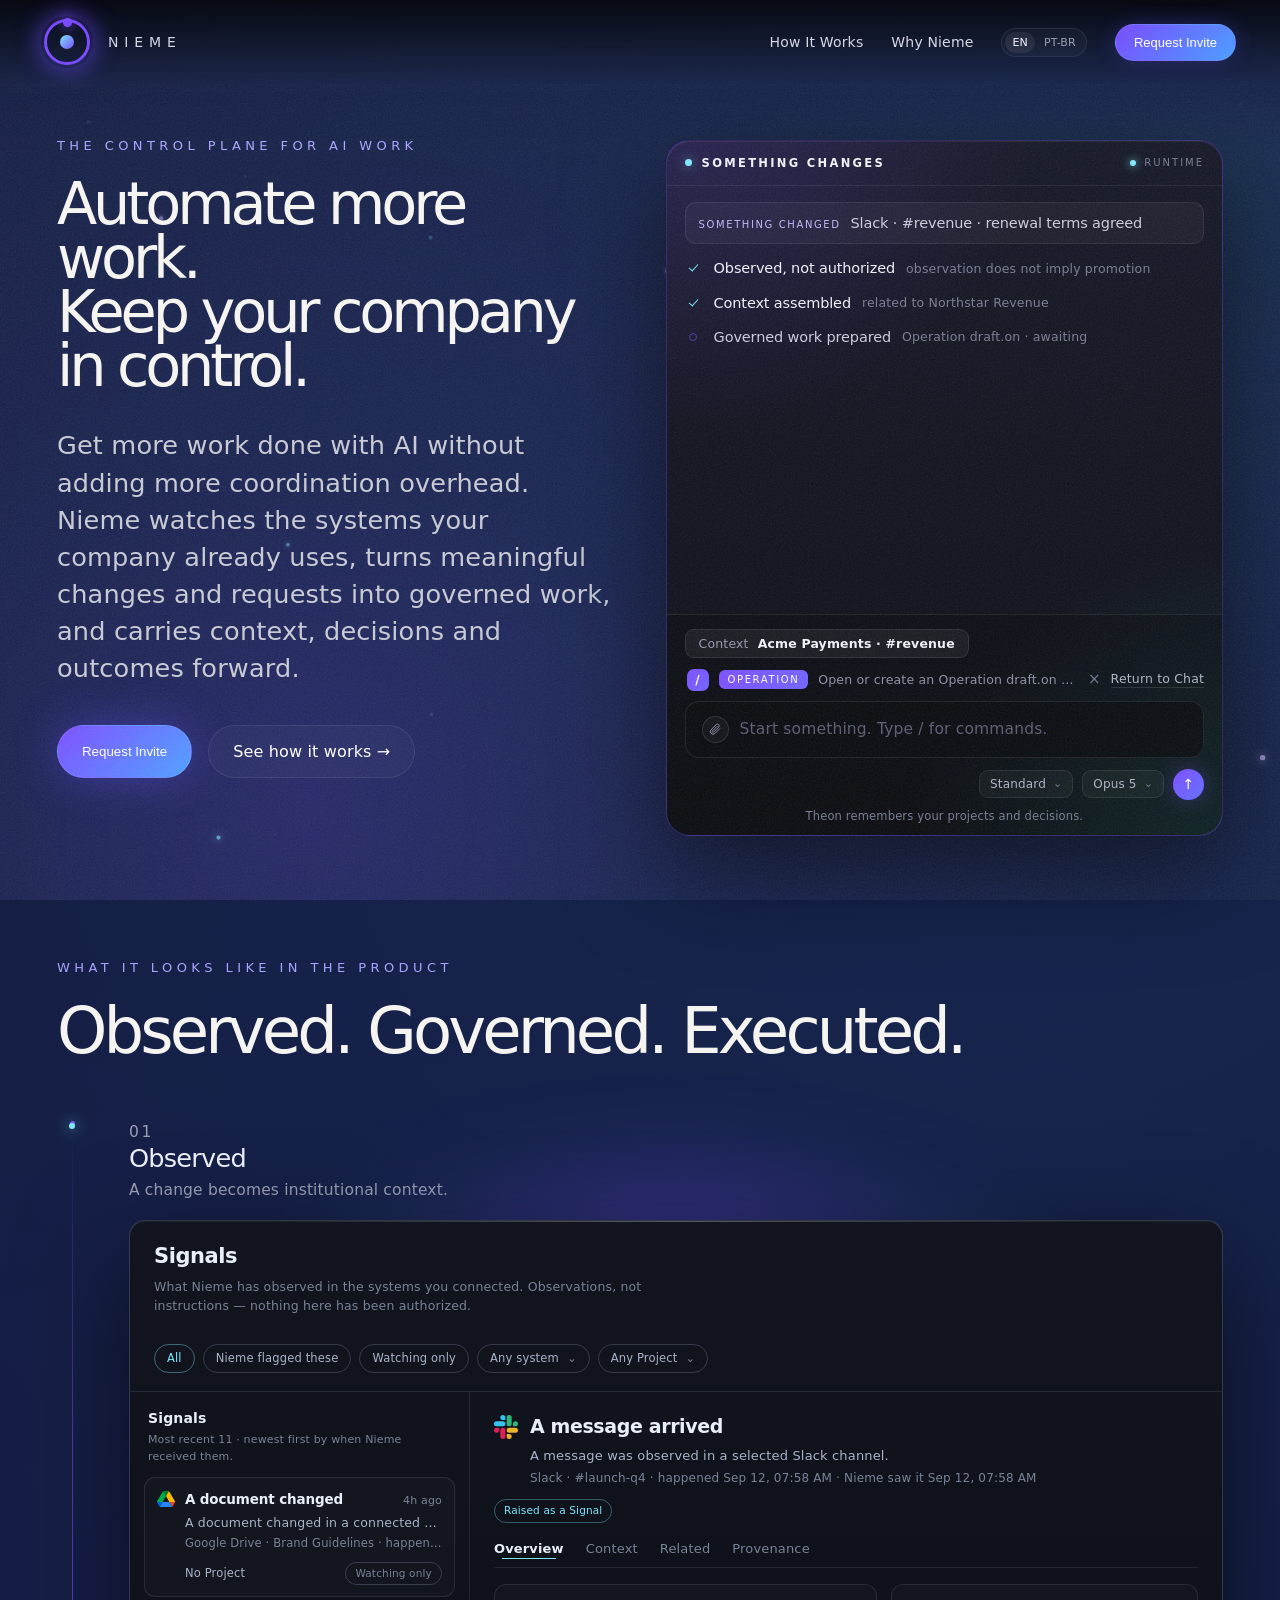
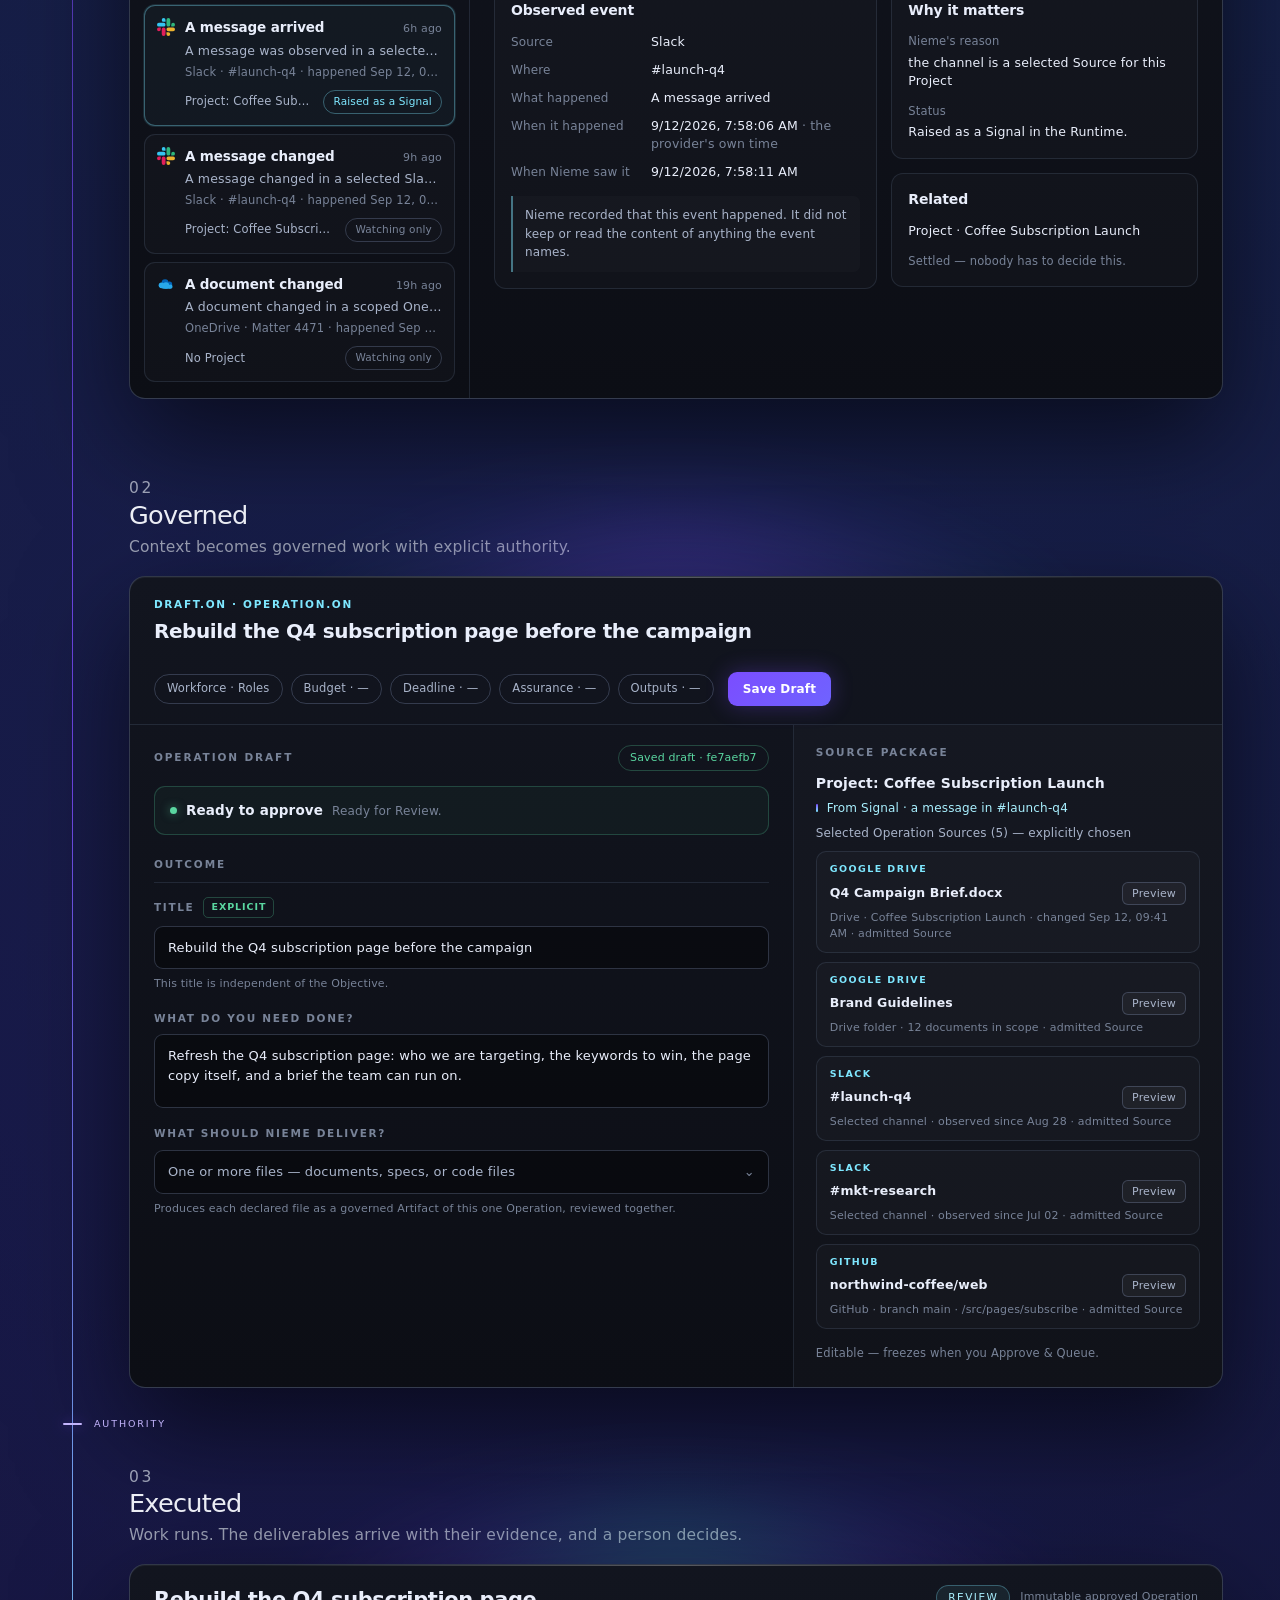
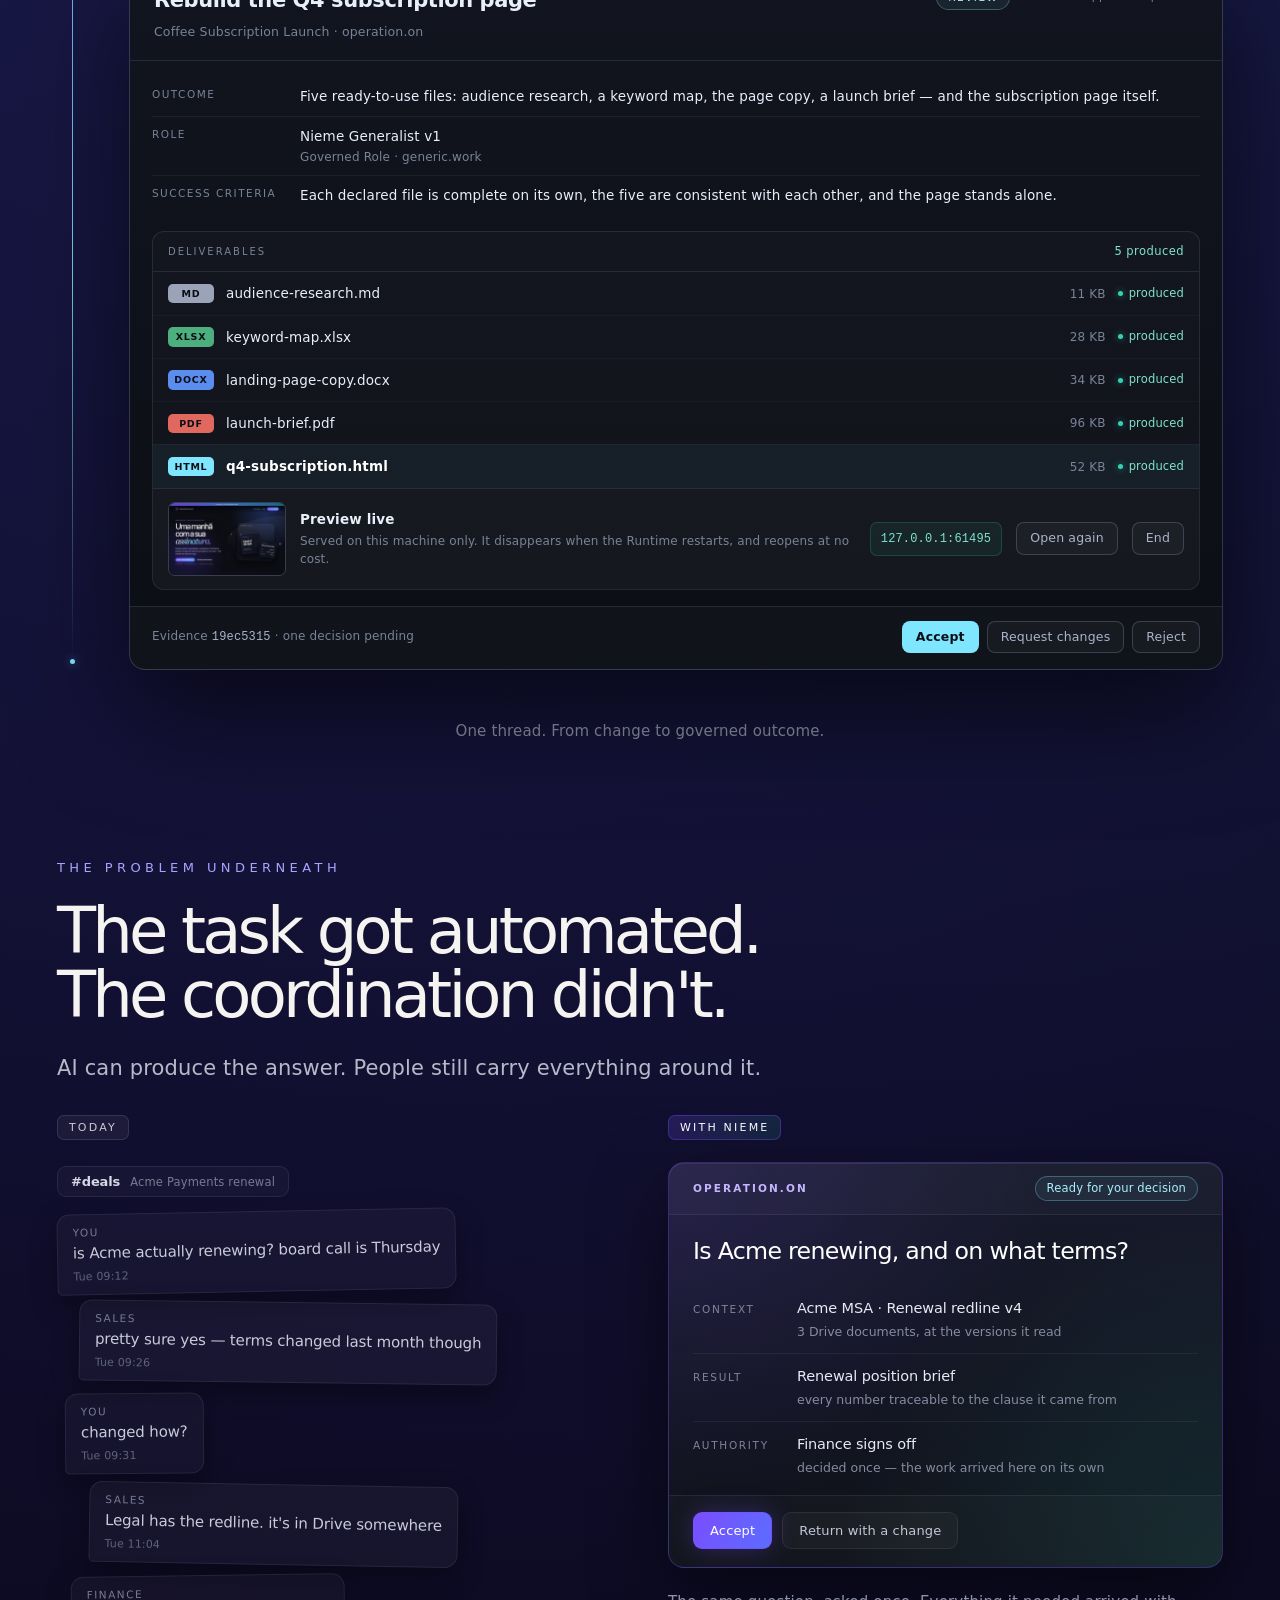
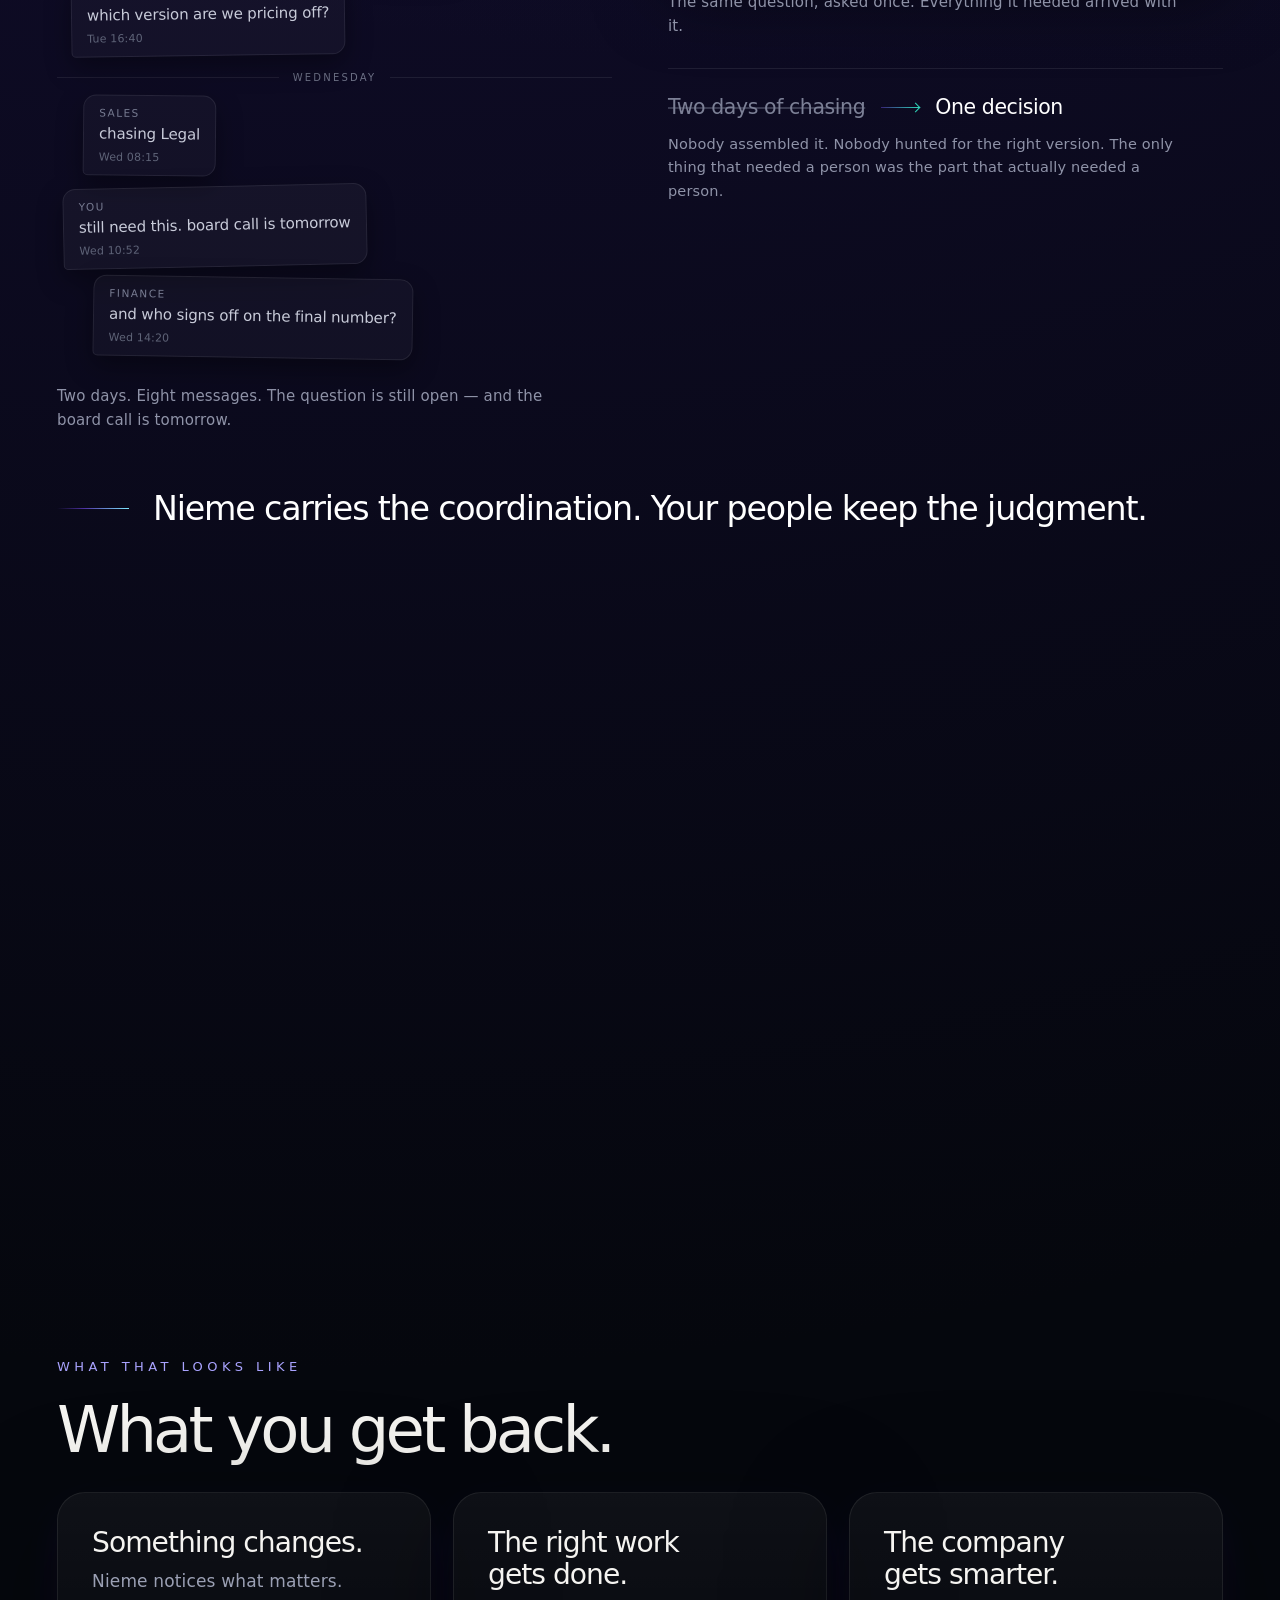
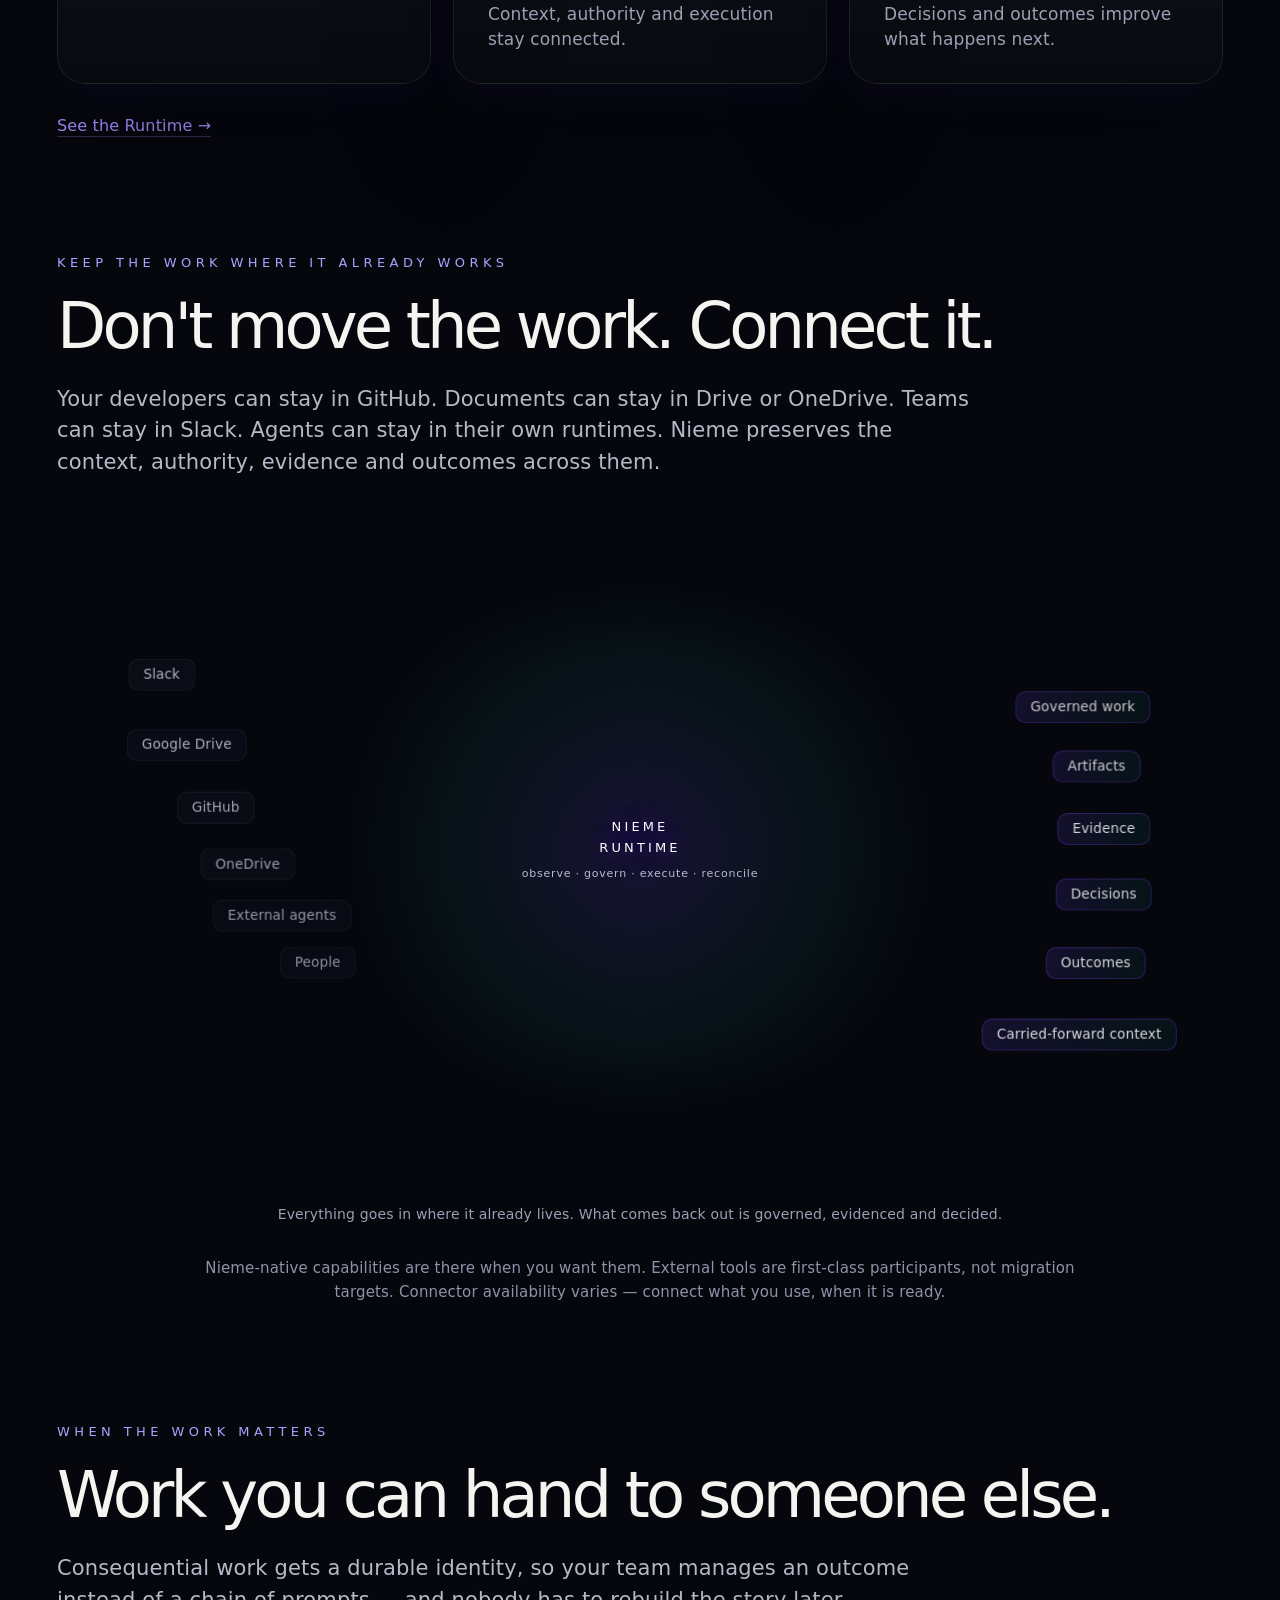
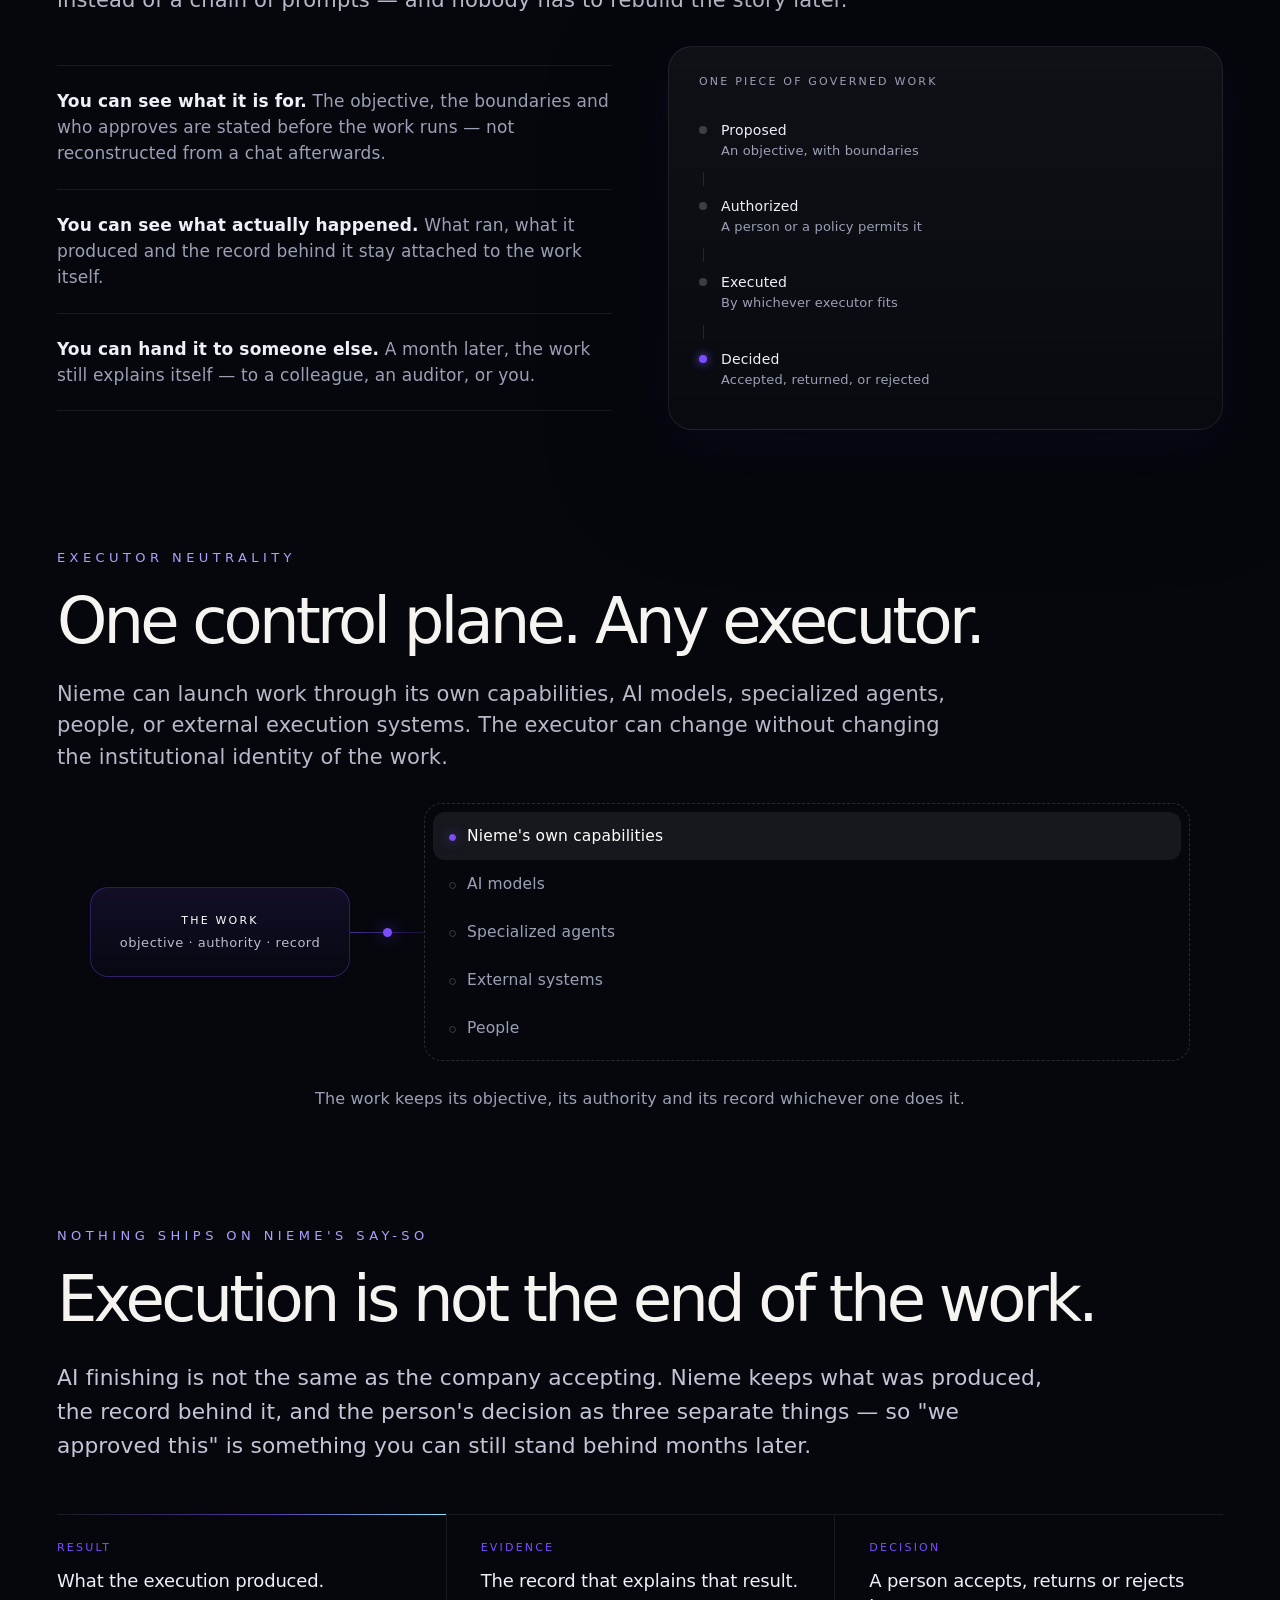
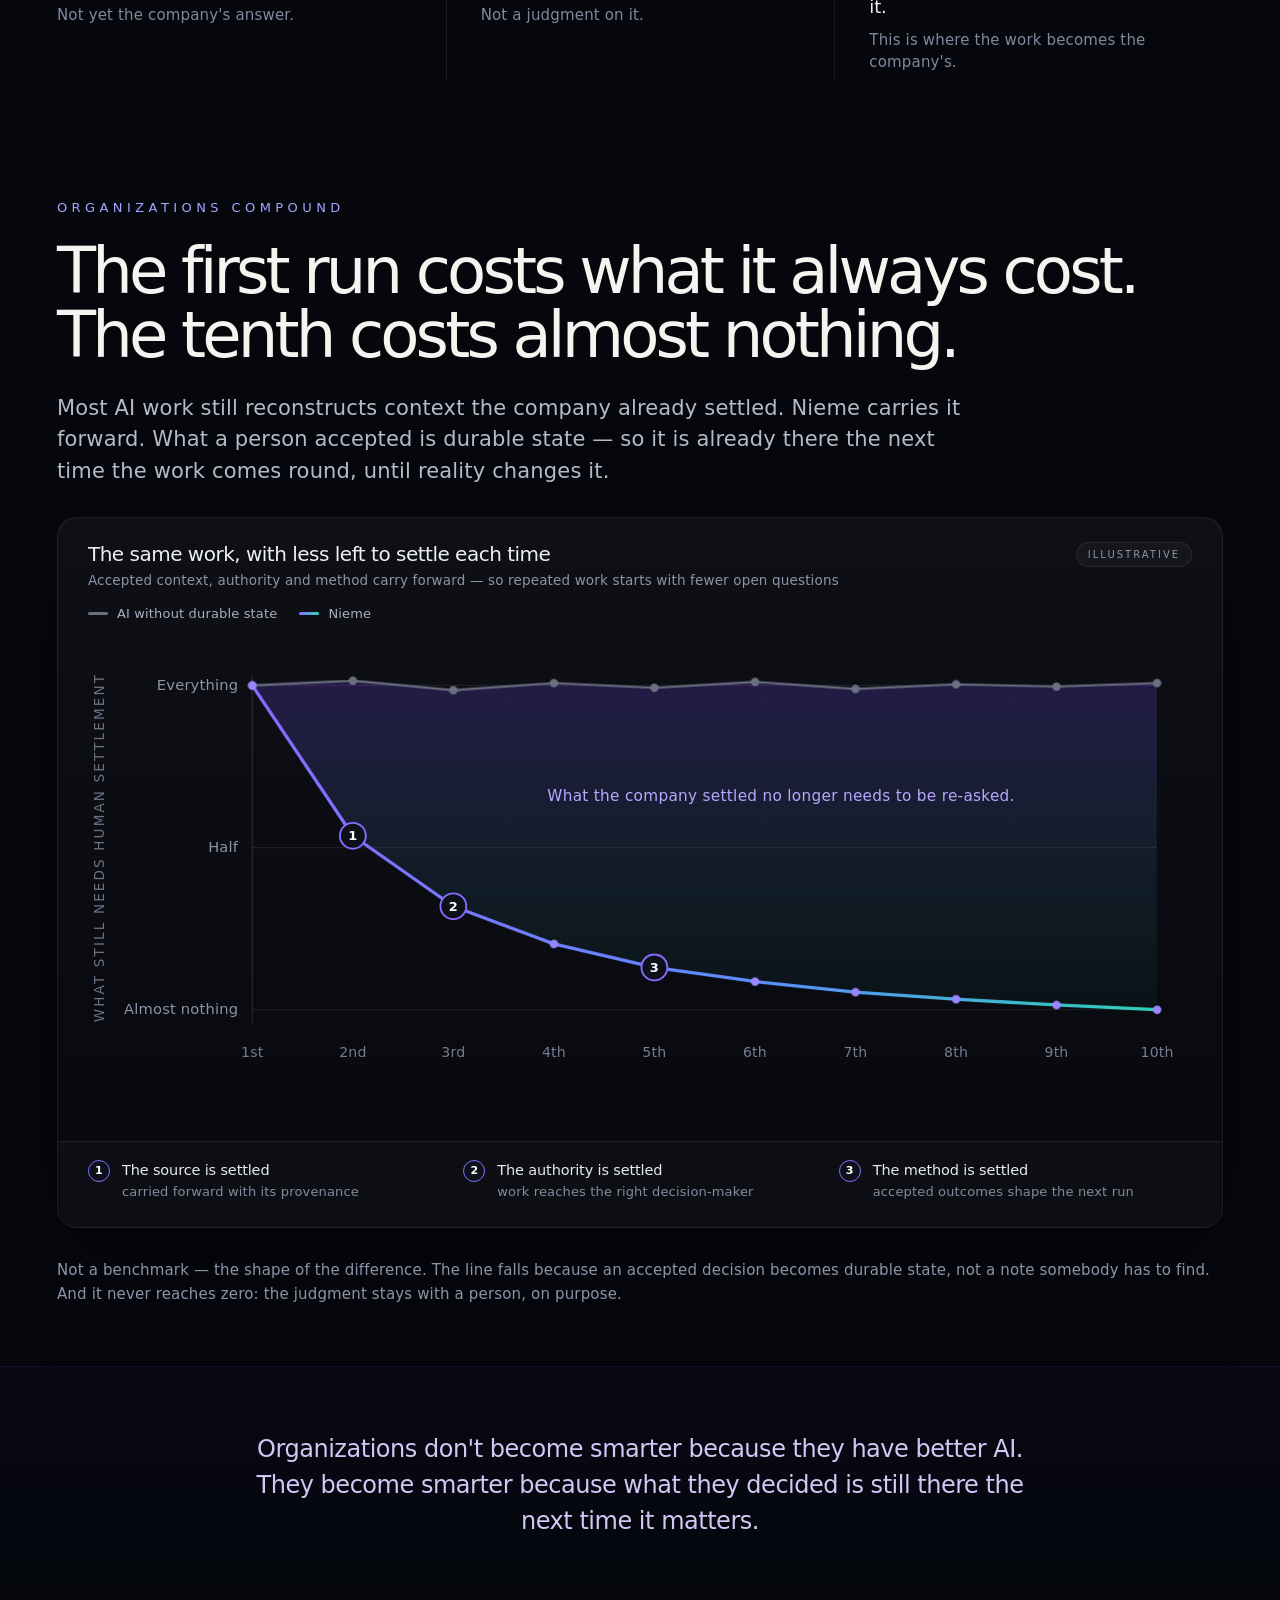
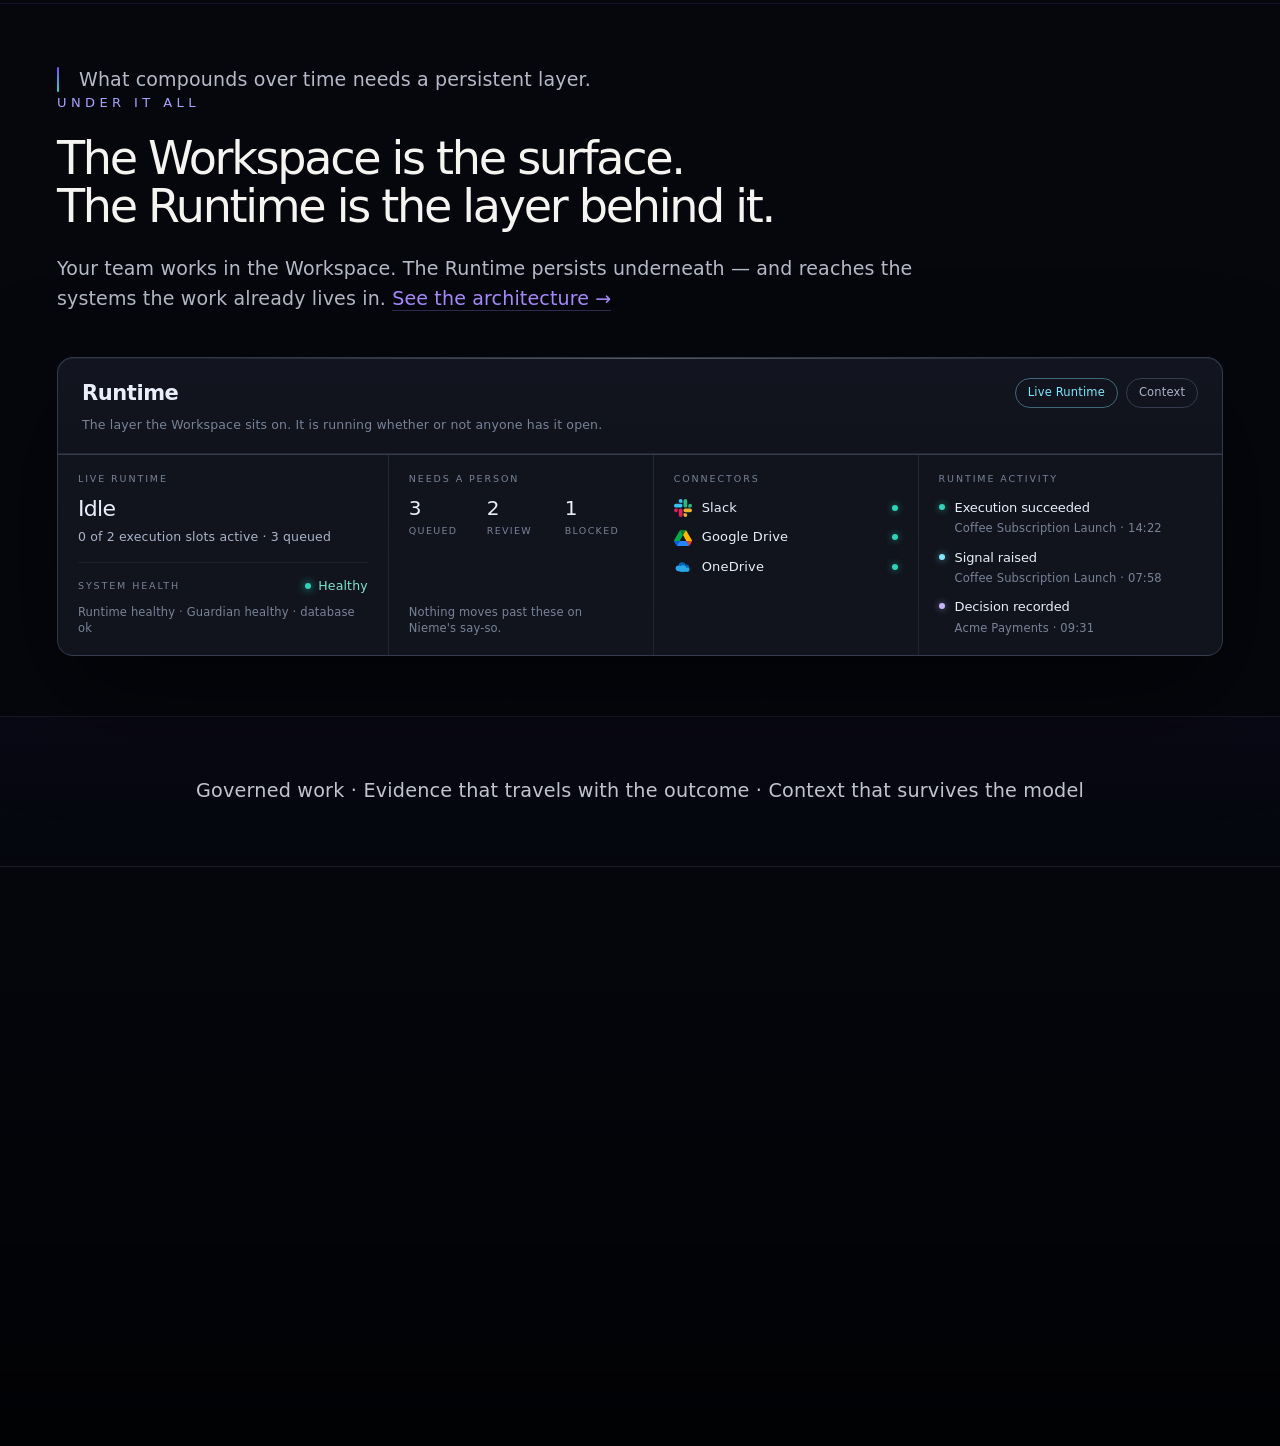
<file: index.html>
<!doctype html>
<html lang="en">
<head>
  <meta charset="utf-8" />
  <meta name="viewport" content="width=device-width, initial-scale=1" />
  <title>Nieme | The Control Plane for AI Work</title>
  <meta name="description" content="Get more work done with AI without adding more coordination overhead. Nieme watches the systems your company already uses, turns meaningful changes and requests into governed work, and carries context, decisions and outcomes forward." />
  <meta property="og:title" content="Nieme | The Control Plane for AI Work" />
  <meta property="og:description" content="Nieme watches the systems your company already uses, turns meaningful changes and requests into governed work, and carries evidence, decisions and outcomes forward — across people, models and agents." />
  <meta property="og:type" content="website" />
  <meta property="og:url" content="https://nieme.ai" />
  <meta property="og:site_name" content="Nieme" />
  <meta name="twitter:card" content="summary_large_image" />
  <meta name="twitter:title" content="Nieme | The Control Plane for AI Work" />
  <meta name="twitter:description" content="Automate more work. Keep your company in control. Governed AI work across the systems you already use." />
  <link rel="canonical" href="https://nieme.ai" />
  <link rel="alternate" hreflang="en" href="https://nieme.ai" />
  <link rel="alternate" hreflang="pt-BR" href="https://nieme.ai/pt-br" />
  <link rel="alternate" hreflang="x-default" href="https://nieme.ai" />
  <link rel="icon" href="/favicon.svg" type="image/svg+xml" />
  <script type="application/ld+json">
  {
    "@context": "https://schema.org",
    "@type": "Organization",
    "name": "Nieme",
    "url": "https://nieme.ai",
    "description": "Nieme is the control plane for AI work. It observes the systems a company already uses, turns meaningful changes and requests into governed work, and carries evidence, decisions and outcomes forward across people, models and agents."
  }
  </script>
  <script type="application/ld+json">
  {
    "@context": "https://schema.org",
    "@type": "WebSite",
    "name": "Nieme",
    "url": "https://nieme.ai"
  }
  </script>
  <link rel="stylesheet" href="./styles.css" />
</head>
<body>
  <canvas class="pulse" data-pulse aria-hidden="true"></canvas>
  <div class="grain"></div>
  <header class="nav">
    <a class="brand" href="/">
      <span class="glyph"><i></i><b></b></span>
      <span>NIEME</span>
    </a>
    <button class="nav-toggle" type="button" aria-label="Menu" aria-expanded="false" aria-controls="site-nav">
      <span></span><span></span><span></span>
    </button>
    <nav id="site-nav">
      <a href="/how-it-works">How It Works</a>
      <a href="/why-nieme">Why Nieme</a>
      <div class="locale-switcher" role="group" aria-label="Language">
        <a href="/" lang="en" hreflang="en" class="locale-active" aria-current="page">EN</a>
        <a href="/pt-br" lang="pt-BR" hreflang="pt-BR">PT-BR</a>
      </div>
      <button class="button primary" type="button" data-invite-trigger>Request Invite</button>
    </nav>
  </header>

  <main>

    <!-- HERO — outcome headline + the Runtime moving work forward (bespoke motion) -->
    <section class="hero hero--loop">
      <div class="hero-text-col">
        <div class="kicker">THE CONTROL PLANE FOR AI WORK</div>
        <h1>Automate more work.<br>Keep your company in control.</h1>
        <p class="lede">Get more work done with AI without adding more coordination overhead. Nieme watches the systems your company already uses, turns meaningful changes and requests into governed work, and carries context, decisions and outcomes forward.</p>
        <div class="actions">
          <button class="button primary" type="button" data-invite-trigger>Request Invite</button>
          <a class="button ghost" href="/how-it-works">See how it works →</a>
        </div>
      </div>
      <div class="hero-loop-col">
        <div class="rtc is-empty" data-scene="0">

          <div class="rtc-top">
            <span class="rtc-mode"><span class="hero-mode-dot" aria-hidden="true"></span><span class="hero-composer-mode"></span></span>
            <span class="rtc-live"><span class="stg-live" aria-hidden="true"></span>RUNTIME</span>
          </div>

          <div class="rtc-stage" aria-hidden="true">
            <div class="stg-entry"><span class="stg-entry-kind"></span><span class="stg-entry-text"></span></div>
            <div class="stg-rows">
            <div class="stg-row"><span class="stg-mark" aria-hidden="true"></span><span class="stg-label"></span><span class="stg-meta"></span></div>
            <div class="stg-row"><span class="stg-mark" aria-hidden="true"></span><span class="stg-label"></span><span class="stg-meta"></span></div>
            <div class="stg-row"><span class="stg-mark" aria-hidden="true"></span><span class="stg-label"></span><span class="stg-meta"></span></div>
            <div class="stg-row"><span class="stg-mark" aria-hidden="true"></span><span class="stg-label"></span><span class="stg-meta"></span></div>
            </div>
            <div class="thc-artifact">
              <div class="thc-artifact-top">
                <span class="thc-artifact-icon" aria-hidden="true"></span>
                <span class="thc-artifact-name"></span>
                <span class="thc-artifact-meta"></span>
              </div>
              <div class="thc-artifact-preview"></div>
            </div>
          </div>

          <div class="thc-shell">
            <div class="thc-context">
              <span class="thc-context-key">Context</span>
              <span class="thc-context-val"></span>
            </div>
            <div class="thc-cmd" aria-hidden="true"><span class="thc-cmd-key">/</span><span>Type / to choose a command</span></div>
            <div class="thc-opmode" aria-hidden="true">
              <span class="thc-cmd-key">/</span>
              <span class="thc-opmode-badge">OPERATION</span>
              <span class="thc-opmode-desc">Open or create an Operation draft.on workbench</span>
              <span class="thc-opmode-close" aria-hidden="true">×</span>
              <span class="thc-opmode-back">Return to Chat</span>
            </div>
            <div class="composer-draft-unfold" aria-hidden="true">
              <div class="cdu-head">
                <div>
                  <div class="cdu-kicker">/operation · draft.on</div>
                  <div class="cdu-title">Update the Q3 revenue forecast and prepare a leadership brief</div>
                  <div class="cdu-status">Operation workbench draft. No governed object has been created.</div>
                </div>
                <span class="cdu-close">Close</span>
              </div>
              <div class="cdu-body">
                <div class="cdu-cell wide"><div class="cdu-label">Objective</div><div class="cdu-value">Rework the Q3 forecast on the approved renewal terms and produce a leadership brief that cites them.</div></div>
                <div class="cdu-cell"><div class="cdu-label">Source signal</div><div class="cdu-value">Slack · #revenue · renewal terms agreed</div></div>
                <div class="cdu-cell"><div class="cdu-label">Project</div><div class="cdu-value">Northstar Revenue</div></div>
                <div class="cdu-cell"><div class="cdu-label">Outputs</div><div class="cdu-value">Q3 revenue forecast (spreadsheet)<br>Leadership brief (document)</div></div>
                <div class="cdu-cell"><div class="cdu-label">Missing requirements</div><div class="cdu-value">None listed.</div></div>
              </div>
              <div class="cdu-actions">
                <span class="cdu-action">Refine in Composer</span>
                <span class="cdu-action">Open full workbench</span>
              </div>
            </div>
            <div class="thc-field">
              <span class="thc-attach" aria-hidden="true"><svg viewBox="0 0 24 24" fill="none" stroke="currentColor" stroke-width="1.7" stroke-linecap="round" stroke-linejoin="round"><path d="M20 11.5l-8.2 8.2a4.6 4.6 0 0 1-6.5-6.5l8.7-8.7a3 3 0 0 1 4.3 4.3l-8.7 8.7a1.5 1.5 0 0 1-2.1-2.1l7.9-7.9"/></svg></span>
              <span class="thc-text" aria-live="off"></span><span class="composer-cursor" aria-hidden="true"></span>
              <span class="thc-placeholder">Start something. Type / for commands.</span>
            </div>
            <div class="thc-controls" aria-hidden="true">
              <span class="thc-select">Standard</span>
              <span class="thc-select thc-select--model">Opus 5</span>
              <span class="thc-send">↑</span>
            </div>
            <div class="thc-foot" aria-hidden="true">Theon remembers your projects and decisions.</div>
          </div>

        </div>
      </div>
    </section>

    <!--
      ================= PRODUCT PROOF — NATIVE COMPONENTS =================
      These three states are NOT screenshots. They are marketing components
      rendered in HTML with the product's own design tokens, vocabulary and
      layout, authored at the size the page shows them.

      Why: a PNG of an application squeezed into a column is always soft and
      always cropped, and cropping from a working install drags real customer
      names and unrelated content onto a marketing page. Rendering natively is
      sharp at any width, reflows on mobile, needs no sanitizing, and — the
      part that mattered most — needs no pixel-patching, so nothing on this
      page misrepresents what the product says.

      Product tokens used: text #e9eefb · soft #a9b4ca · muted #788398 ·
      surface #11141d · surface-raised #1b2130 · border rgba(132,153,190,.13)

      ONE synthetic story across all three. Never a real customer.
        Company : Acme Payments        Project : Northstar Revenue
        01 a Drive document change, Raised as a Signal, related to the Project
        02 that context proposed as governed work, awaiting approval
        03 the Artifact it produced, with the rating and note a person left

      The content mirrors work that was really produced and really rated in a
      Runtime — the XLSX, its five stars and its review note are transcribed
      from an actual Artifact, not invented.

      If the product's UI changes, these components must be updated to match.
      They are derived from it and must never drift ahead of it.
      =====================================================================
    -->
    <section class="proof">
      <div class="section-title">
        <div class="eyebrow">WHAT IT LOOKS LIKE IN THE PRODUCT</div>
        <h2>Observed. Governed. Executed.</h2>
      </div>

      <div class="pf">
        <div class="pf-trace" aria-hidden="true">
          <span class="pf-trace-line"></span><span class="pf-end pf-end--a"></span><span class="pf-end pf-end--b"></span>
          <span class="pf-pulse"></span>
        </div>

        <figure class="pf-frame pf-frame--a">
          <figcaption class="pf-cap"><span class="pf-n">01</span><b>Observed</b><span>A change becomes institutional context.</span></figcaption>
          <div class="pf-shot">
      <!-- Real marks for the systems Nieme observed. Third-party brand logos,
           shown only to identify the connected system each Signal came from. -->
      <svg class="brand-sprite" aria-hidden="true" focusable="false"><defs>
        <symbol id="i-slack" viewBox="0 0 122.8 122.8">
          <path fill="#E01E5A" d="M25.8 77.6a12.9 12.9 0 1 1-12.9-12.9h12.9v12.9zm6.5 0a12.9 12.9 0 0 1 25.8 0v32.3a12.9 12.9 0 0 1-25.8 0V77.6z"/>
          <path fill="#36C5F0" d="M45.2 25.8a12.9 12.9 0 1 1 12.9-12.9v12.9H45.2zm0 6.5a12.9 12.9 0 0 1 0 25.8H12.9a12.9 12.9 0 0 1 0-25.8h32.3z"/>
          <path fill="#2EB67D" d="M97 45.2a12.9 12.9 0 1 1 12.9 12.9H97V45.2zm-6.5 0a12.9 12.9 0 0 1-25.8 0V12.9a12.9 12.9 0 0 1 25.8 0v32.3z"/>
          <path fill="#ECB22E" d="M77.6 97a12.9 12.9 0 1 1-12.9 12.9V97h12.9zm0-6.5a12.9 12.9 0 0 1 0-25.8h32.3a12.9 12.9 0 0 1 0 25.8H77.6z"/>
        </symbol>
        <symbol id="i-drive" viewBox="0 0 87.3 78">
          <path fill="#0066DA" d="m6.6 66.85 3.85 6.65c.8 1.4 1.95 2.5 3.3 3.3l13.75-23.8H0c0 1.55.4 3.1 1.2 4.5z"/>
          <path fill="#00AC47" d="M43.65 25 29.9 1.2c-1.35.8-2.5 1.9-3.3 3.3l-25.4 44A9.06 9.06 0 0 0 0 53h27.5z"/>
          <path fill="#EA4335" d="M73.55 76.8c1.35-.8 2.5-1.9 3.3-3.3l1.6-2.75L86.1 57.4c.8-1.4 1.2-2.95 1.2-4.5H59.79l5.85 11.5z"/>
          <path fill="#00832D" d="M43.65 25 57.4 1.2C56.05.4 54.5 0 52.9 0H34.4c-1.6 0-3.15.45-4.5 1.2z"/>
          <path fill="#2684FC" d="M59.8 53H27.5L13.75 76.8c1.35.8 2.9 1.2 4.5 1.2h50.8c1.6 0 3.15-.45 4.5-1.2z"/>
          <path fill="#FFBA00" d="M73.4 26.5 60.7 4.5c-.8-1.4-1.95-2.5-3.3-3.3L43.65 25l16.15 28h27.45c0-1.55-.4-3.1-1.2-4.5z"/>
        </symbol>
        <symbol id="i-github" viewBox="0 0 16 16">
          <path fill="#e6edf3" fill-rule="evenodd" d="M8 0C3.58 0 0 3.58 0 8c0 3.54 2.29 6.53 5.47 7.59.4.07.55-.17.55-.38 0-.19-.01-.82-.01-1.49-2.01.37-2.53-.49-2.69-.94-.09-.23-.48-.94-.82-1.13-.28-.15-.68-.52-.01-.53.63-.01 1.08.58 1.23.82.72 1.21 1.87.87 2.33.66.07-.52.28-.87.51-1.07-1.78-.2-3.64-.89-3.64-3.95 0-.87.31-1.59.82-2.15-.08-.2-.36-1.02.08-2.12 0 0 .67-.21 2.2.82.64-.18 1.32-.27 2-.27.68 0 1.36.09 2 .27 1.53-1.04 2.2-.82 2.2-.82.44 1.1.16 1.92.08 2.12.51.56.82 1.27.82 2.15 0 3.07-1.87 3.75-3.65 3.95.29.25.54.73.54 1.48 0 1.07-.01 1.93-.01 2.2 0 .21.15.46.55.38A8.01 8.01 0 0 0 16 8c0-4.42-3.58-8-8-8z"/>
        </symbol>
        <symbol id="i-whatsapp" viewBox="0 0 32 32">
          <circle cx="16" cy="16" r="16" fill="#25D366"/>
          <path fill="#fff" d="M16.1 6.4a9.6 9.6 0 0 0-8.3 14.4L6.4 25.6l4.9-1.3a9.6 9.6 0 1 0 4.8-17.9zm0 17.5a7.9 7.9 0 0 1-4-1.1l-.3-.2-2.9.8.8-2.8-.2-.3a7.9 7.9 0 1 1 6.6 3.6zm4.5-5.9c-.2-.1-1.4-.7-1.7-.8-.2-.1-.4-.1-.5.1l-.7.9c-.1.2-.3.2-.5.1a6.5 6.5 0 0 1-1.9-1.2 7.2 7.2 0 0 1-1.3-1.7c-.1-.2 0-.3.1-.4l.4-.5.2-.4v-.4l-.8-1.9c-.2-.5-.4-.4-.5-.4h-.5c-.2 0-.4.1-.6.3-.2.2-.8.8-.8 2s.8 2.3.9 2.5c.1.2 1.6 2.5 4 3.5.6.2 1 .4 1.3.5.6.2 1.1.2 1.5.1.5-.1 1.4-.6 1.6-1.1.2-.6.2-1 .1-1.1z"/>
        </symbol>
        <symbol id="i-onedrive" viewBox="0 0 48 32">
          <g fill="#0364B8"><circle cx="21.5" cy="12.5" r="9"/><circle cx="33" cy="17" r="7.5"/></g>
          <g fill="#28A8EA">
            <circle cx="12" cy="19.5" r="7.5"/><circle cx="24" cy="20" r="8.5"/>
            <rect x="12" y="19.5" width="26" height="9" rx="4.5"/><circle cx="36" cy="23" r="5.5"/>
          </g>
        </symbol>
      </defs></svg>
          <div class="uiw ui-signals">
            <div class="uiw-head">
              <div>
                <div class="uiw-title">Signals</div>
                <p class="uiw-sub">What Nieme has observed in the systems you connected. Observations, not instructions — nothing here has been authorized.</p>
              </div>
              <div class="uiw-filters" aria-hidden="true">
                <span class="uiw-chip is-on">All</span><span class="uiw-chip">Nieme flagged these</span>
                <span class="uiw-chip">Watching only</span><span class="uiw-chip uiw-chip--sel">Any system</span>
                <span class="uiw-chip uiw-chip--sel">Any Project</span>
              </div>
            </div>
            <div class="ui-signals-body">
              <div class="sg-list">
                <div class="sg-list-head">Signals<span>Most recent 11 · newest first by when Nieme received them.</span></div>
            <div class="sg-row">
              <svg class="sg-ico" aria-hidden="true" focusable="false"><use href="#i-drive"/></svg>
              <div class="sg-body">
                <div class="sg-top"><span class="sg-title">A document changed</span><span class="sg-age">4h ago</span></div>
                <p class="sg-desc">A document changed in a connected Drive folder.</p>
                <p class="sg-meta">Google Drive &middot; Brand Guidelines &middot; happened Sep 12, 09:41</p>
                <div class="sg-foot"><span class="sg-proj">No Project</span><span class="sg-state">Watching only</span></div>
              </div>
            </div>
            <div class="sg-row is-sel">
              <svg class="sg-ico" aria-hidden="true" focusable="false"><use href="#i-slack"/></svg>
              <div class="sg-body">
                <div class="sg-top"><span class="sg-title">A message arrived</span><span class="sg-age">6h ago</span></div>
                <p class="sg-desc">A message was observed in a selected Slack channel.</p>
                <p class="sg-meta">Slack &middot; #launch-q4 &middot; happened Sep 12, 07:58</p>
                <div class="sg-foot"><span class="sg-proj">Project: Coffee Subscription Launch</span><span class="sg-state is-raised">Raised as a Signal</span></div>
              </div>
            </div>
            <div class="sg-row">
              <svg class="sg-ico" aria-hidden="true" focusable="false"><use href="#i-slack"/></svg>
              <div class="sg-body">
                <div class="sg-top"><span class="sg-title">A message changed</span><span class="sg-age">9h ago</span></div>
                <p class="sg-desc">A message changed in a selected Slack channel.</p>
                <p class="sg-meta">Slack &middot; #launch-q4 &middot; happened Sep 12, 05:12</p>
                <div class="sg-foot"><span class="sg-proj">Project: Coffee Subscription Launch</span><span class="sg-state">Watching only</span></div>
              </div>
            </div>
            <div class="sg-row">
              <svg class="sg-ico" aria-hidden="true" focusable="false"><use href="#i-onedrive"/></svg>
              <div class="sg-body">
                <div class="sg-top"><span class="sg-title">A document changed</span><span class="sg-age">19h ago</span></div>
                <p class="sg-desc">A document changed in a scoped OneDrive folder.</p>
                <p class="sg-meta">OneDrive &middot; Matter 4471 &middot; happened Sep 12, 04:41</p>
                <div class="sg-foot"><span class="sg-proj">No Project</span><span class="sg-state">Watching only</span></div>
              </div>
            </div>
              </div>
              <div class="sg-detail">
                <div class="sg-dhead">
                  <svg class="sg-ico" aria-hidden="true" focusable="false"><use href="#i-slack"/></svg>
                  <div>
                    <h4>A message arrived</h4>
                    <p class="sg-dsub">A message was observed in a selected Slack channel.</p>
                    <p class="sg-dmeta">Slack · #launch-q4 · happened Sep 12, 07:58 AM · Nieme saw it Sep 12, 07:58 AM</p>
                  </div>
                </div>
                <span class="sg-state is-raised sg-dstate">Raised as a Signal</span>
                <div class="sg-tabs" aria-hidden="true"><span class="is-on">Overview</span><span>Context</span><span>Related</span><span>Provenance</span></div>
                <div class="sg-cards">
                  <div class="sg-card">
                    <h5>Observed event</h5>
                    <dl class="sg-kvs"><div class="sg-kv"><dt>Source</dt><dd>Slack</dd></div><div class="sg-kv"><dt>Where</dt><dd>#launch-q4</dd></div><div class="sg-kv"><dt>What happened</dt><dd>A message arrived</dd></div><div class="sg-kv"><dt>When it happened</dt><dd>9/12/2026, 7:58:06 AM <em>· the provider&#39;s own time</em></dd></div><div class="sg-kv"><dt>When Nieme saw it</dt><dd>9/12/2026, 7:58:11 AM</dd></div></dl>
                    <p class="sg-note">Nieme recorded that this event happened. It did not keep or read the content of anything the event names.</p>
                  </div>
                  <div class="sg-side">
                    <div class="sg-card">
                      <h5>Why it matters</h5>
                      <p class="sg-lbl">Nieme&#39;s reason</p><p class="sg-val">the channel is a selected Source for this Project</p>
                      <p class="sg-lbl">Status</p><p class="sg-val">Raised as a Signal in the Runtime.</p>
                    </div>
                    <div class="sg-card">
                      <h5>Related</h5>
                      <p class="sg-val">Project · Coffee Subscription Launch</p><p class="sg-lbl">Settled — nobody has to decide this.</p>
                    </div>
                  </div>
                </div>
              </div>
            </div>
          </div>
          </div>
        </figure>

        <figure class="pf-frame pf-frame--b">
          <figcaption class="pf-cap"><span class="pf-n">02</span><b>Governed</b><span>Context becomes governed work with explicit authority.</span></figcaption>
          <div class="pf-shot">
          <div class="uiw ui-draft">
            <div class="uiw-head ui-draft-head">
              <div>
                <div class="dr-kicker">DRAFT.ON · OPERATION.ON</div>
                <div class="uiw-title dr-title">Rebuild the Q4 subscription page before the campaign</div>
              </div>
              <div class="dr-bar">
                <div class="uiw-filters"><span class="uiw-chip">Workforce · Roles</span><span class="uiw-chip">Budget · —</span><span class="uiw-chip">Deadline · —</span><span class="uiw-chip">Assurance · —</span><span class="uiw-chip">Outputs · —</span></div>
                <span class="dr-save">Save Draft</span>
              </div>
            </div>
            <div class="ui-draft-body">
              <div class="dr-card">
                <div class="dr-card-top"><span class="dr-eyebrow">OPERATION DRAFT</span><span class="dr-saved">Saved draft · fe7aefb7</span></div>
                <div class="dr-ready"><span class="dr-dot" aria-hidden="true"></span><b>Ready to approve</b><span>Ready for Review.</span></div>
                <div class="dr-sec">OUTCOME</div>
                <div class="dr-field">
                  <label>TITLE <span class="dr-explicit">EXPLICIT</span></label>
                  <div class="dr-input">Rebuild the Q4 subscription page before the campaign</div>
                  <p class="dr-hint">This title is independent of the Objective.</p>
                </div>
                <div class="dr-field">
                  <label>WHAT DO YOU NEED DONE?</label>
                  <div class="dr-area">Refresh the Q4 subscription page: who we are targeting, the keywords to win, the page copy itself, and a brief the team can run on.</div>
                </div>
                <div class="dr-field">
                  <label>WHAT SHOULD NIEME DELIVER?</label>
                  <div class="dr-input dr-input--select">One or more files — documents, specs, or code files</div>
                  <p class="dr-hint">Produces each declared file as a governed Artifact of this one Operation, reviewed together.</p>
                </div>
              </div>
              <div class="dr-side">
                <div class="dr-eyebrow">SOURCE PACKAGE</div>
                <p class="dr-proj">Project: Coffee Subscription Launch</p>
                <p class="dr-from">From Signal &middot; a message in #launch-q4</p>
                <p class="dr-selected">Selected Operation Sources (5) &mdash; explicitly chosen</p>
                <div class="dr-src">
                  <div class="dr-src-kind">GOOGLE DRIVE</div>
                  <div class="dr-src-row"><span class="dr-src-name">Q4 Campaign Brief.docx</span><span class="dr-src-preview">Preview</span></div>
                  <p class="dr-src-meta">Drive &middot; Coffee Subscription Launch &middot; changed Sep 12, 09:41 AM &middot; admitted Source</p>
                </div>
                <div class="dr-src">
                  <div class="dr-src-kind">GOOGLE DRIVE</div>
                  <div class="dr-src-row"><span class="dr-src-name">Brand Guidelines</span><span class="dr-src-preview">Preview</span></div>
                  <p class="dr-src-meta">Drive folder &middot; 12 documents in scope &middot; admitted Source</p>
                </div>
                <div class="dr-src">
                  <div class="dr-src-kind">SLACK</div>
                  <div class="dr-src-row"><span class="dr-src-name">#launch-q4</span><span class="dr-src-preview">Preview</span></div>
                  <p class="dr-src-meta">Selected channel &middot; observed since Aug 28 &middot; admitted Source</p>
                </div>
                <div class="dr-src">
                  <div class="dr-src-kind">SLACK</div>
                  <div class="dr-src-row"><span class="dr-src-name">#mkt-research</span><span class="dr-src-preview">Preview</span></div>
                  <p class="dr-src-meta">Selected channel &middot; observed since Jul 02 &middot; admitted Source</p>
                </div>
                <div class="dr-src">
                  <div class="dr-src-kind">GITHUB</div>
                  <div class="dr-src-row"><span class="dr-src-name">northwind-coffee/web</span><span class="dr-src-preview">Preview</span></div>
                  <p class="dr-src-meta">GitHub &middot; branch main &middot; /src/pages/subscribe &middot; admitted Source</p>
                </div>
                <p class="dr-freeze">Editable — freezes when you Approve &amp; Queue.</p>
              </div>
            </div>
          </div>
          </div>
        </figure>

        <div class="pf-gate" aria-hidden="true"><span class="pf-gate-mark"></span><i>AUTHORITY</i></div>
        <figure class="pf-frame pf-frame--c">
          <figcaption class="pf-cap"><span class="pf-n">03</span><b>Executed</b><span>Work runs. The deliverables arrive with their evidence, and a person decides.</span></figcaption>
          <div class="pf-shot">
          <div class="uiw ui-delivered">
            <div class="uiw-head dv-head">
              <div>
                <div class="uiw-title">Rebuild the Q4 subscription page</div>
                <p class="uiw-sub">Coffee Subscription Launch &middot; operation.on</p>
              </div>
              <div class="dv-flags">
                <span class="dv-state">REVIEW</span>
                <span class="dv-imm">Immutable approved Operation</span>
              </div>
            </div>
            <dl class="dv-meta">
              <div class="dv-row"><dt>Outcome</dt><dd>Five ready-to-use files: audience research, a keyword map, the page copy, a launch brief &mdash; and the subscription page itself.</dd></div>
              <div class="dv-row"><dt>Role</dt><dd>Nieme Generalist v1<em>Governed Role &middot; generic.work</em></dd></div>
              <div class="dv-row"><dt>Success criteria</dt><dd>Each declared file is complete on its own, the five are consistent with each other, and the page stands alone.</dd></div>
            </dl>
            <div class="dv-files">
              <div class="dv-files-head"><span>DELIVERABLES</span><span class="dv-count">5 produced</span></div>
              <ul class="dv-list">
                <li><span class="dv-kind dv-kind--md">MD</span><span class="dv-name">audience-research.md</span><span class="dv-size">11 KB</span><span class="dv-ok">produced</span></li>
                <li><span class="dv-kind dv-kind--xlsx">XLSX</span><span class="dv-name">keyword-map.xlsx</span><span class="dv-size">28 KB</span><span class="dv-ok">produced</span></li>
                <li><span class="dv-kind dv-kind--docx">DOCX</span><span class="dv-name">landing-page-copy.docx</span><span class="dv-size">34 KB</span><span class="dv-ok">produced</span></li>
                <li><span class="dv-kind dv-kind--pdf">PDF</span><span class="dv-name">launch-brief.pdf</span><span class="dv-size">96 KB</span><span class="dv-ok">produced</span></li>
                <li class="dv-lead"><span class="dv-kind dv-kind--html">HTML</span><span class="dv-name">q4-subscription.html</span><span class="dv-size">52 KB</span><span class="dv-ok">produced</span></li>
              </ul>
              <div class="dv-prev">
                <img src="q4-preview.jpg" alt="" width="118" height="74" loading="lazy" decoding="async">
                <span class="dv-prev-t"><b>Preview live</b><span>Served on this machine only. It disappears when the Runtime restarts, and reopens at no cost.</span></span>
                <span class="dv-url">127.0.0.1:61495</span>
                <span class="dv-btn">Open again</span>
                <span class="dv-btn">End</span>
              </div>
            </div>
            <div class="dv-decide">
              <span class="dv-ev">Evidence <b>19ec5315</b> &middot; one decision pending</span>
              <span class="dv-acts"><span class="dv-btn dv-btn--go">Accept</span><span class="dv-btn">Request changes</span><span class="dv-btn">Reject</span></span>
            </div>
          </div>
          </div>
        </figure>
      </div>

      <figcaption class="proof-caption">One thread. From change to governed outcome.</figcaption>
    </section>

    <!-- SECTION 0 — THE JOB TO BE DONE -->
    <section class="jtbd">
      <div class="section-title">
        <div class="eyebrow">THE PROBLEM UNDERNEATH</div>
        <h2>The task got automated.<br>The coordination didn&#39;t.</h2>
        <p>AI can produce the answer. People still carry everything around it.</p>
      </div>

      <div class="cmp">
        <div class="cmp-side cmp-side--noise">
          <div class="cmp-cap">TODAY</div>
          <div class="cm-thread">
            <div class="cm-thread-head"><span class="cm-ch">#deals</span><span class="cm-ch-sub">Acme Payments renewal</span></div>
            <div class="cm-msg" style="--r:-1.1deg;--x:0px">
              <span class="cm-who">You</span>
              <p>is Acme actually renewing? board call is Thursday</p>
              <span class="cm-time">Tue 09:12</span>
            </div>
            <div class="cm-msg" style="--r:0.7deg;--x:22px">
              <span class="cm-who">Sales</span>
              <p>pretty sure yes — terms changed last month though</p>
              <span class="cm-time">Tue 09:26</span>
            </div>
            <div class="cm-msg" style="--r:-0.5deg;--x:8px">
              <span class="cm-who">You</span>
              <p>changed how?</p>
              <span class="cm-time">Tue 09:31</span>
            </div>
            <div class="cm-msg" style="--r:1deg;--x:32px">
              <span class="cm-who">Sales</span>
              <p>Legal has the redline. it&#39;s in Drive somewhere</p>
              <span class="cm-time">Tue 11:04</span>
            </div>
            <div class="cm-msg" style="--r:-0.8deg;--x:14px">
              <span class="cm-who">Finance</span>
              <p>which version are we pricing off?</p>
              <span class="cm-time">Tue 16:40</span>
            </div>
            <div class="cm-day"><span>WEDNESDAY</span></div>
            <div class="cm-msg" style="--r:0.6deg;--x:26px">
              <span class="cm-who">Sales</span>
              <p>chasing Legal</p>
              <span class="cm-time">Wed 08:15</span>
            </div>
            <div class="cm-msg" style="--r:-1.2deg;--x:6px">
              <span class="cm-who">You</span>
              <p>still need this. board call is tomorrow</p>
              <span class="cm-time">Wed 10:52</span>
            </div>
            <div class="cm-msg" style="--r:0.9deg;--x:36px">
              <span class="cm-who">Finance</span>
              <p>and who signs off on the final number?</p>
              <span class="cm-time">Wed 14:20</span>
            </div>
          </div>
          <p class="cmp-note">Two days. Eight messages. The question is still open — and the board call is tomorrow.</p>
        </div>

        <div class="cmp-side cmp-side--calm">
          <div class="cmp-cap cmp-cap--runtime">WITH NIEME</div>
          <div class="cm-obj">
            <div class="cm-obj-bar">
              <span class="cm-obj-kicker">OPERATION.ON</span>
              <span class="cm-obj-state">Ready for your decision</span>
            </div>
            <div class="cm-obj-title">Is Acme renewing, and on what terms?</div>
            <dl class="cm-obj-rows">
              <div class="cm-obj-row">
                <dt>Context</dt>
                <dd>Acme MSA &middot; Renewal redline v4<em>3 Drive documents, at the versions it read</em></dd>
              </div>
              <div class="cm-obj-row">
                <dt>Result</dt>
                <dd>Renewal position brief<em>every number traceable to the clause it came from</em></dd>
              </div>
              <div class="cm-obj-row">
                <dt>Authority</dt>
                <dd>Finance signs off<em>decided once &mdash; the work arrived here on its own</em></dd>
              </div>
            </dl>
            <div class="cm-obj-act">
              <span class="cm-obj-btn cm-obj-btn--go">Accept</span>
              <span class="cm-obj-btn">Return with a change</span>
            </div>
          </div>
          <p class="cmp-note">The same question, asked once. Everything it needed arrived with it.</p>
          <div class="cm-gain">
            <div class="cm-gain-row">
              <span class="cm-gain-was">Two days of chasing</span>
              <span class="cm-gain-arrow" aria-hidden="true"></span>
              <span class="cm-gain-now">One decision</span>
            </div>
            <p>Nobody assembled it. Nobody hunted for the right version. The only thing that needed a person was the part that actually needed a person.</p>
          </div>
        </div>
      </div>

      <div class="coord-close">
        <span class="coord-close-trace" aria-hidden="true"></span>
        <p class="jtbd-close">Nieme carries the coordination. Your people keep the judgment.</p>
      </div>
    </section>

    <!-- SECTION 1 — TWO WAYS WORK STARTS -->
    <section class="entrypaths">
      <div class="section-title">
        <div class="eyebrow">TWO WAYS WORK STARTS</div>
        <h2>The work starts before the prompt.</h2>
        <p>Work does not have to begin in a chat. Nieme is already there when something changes.</p>
      </div>
      <div class="entrypaths-grid">
        <div class="entrypath card-surface">
          <div class="entrypath-num">01</div>
          <h3>Someone asks.</h3>
          <p>A person delegates an outcome — in their own words, with the boundaries and approvals that outcome deserves.</p>
        </div>
        <div class="entrypath card-surface">
          <div class="entrypath-num">02</div>
          <h3>Something changes.</h3>
          <p>Slack, Drive, GitHub, email, an ERP or another connected system produces a meaningful observation. Nieme notices without being asked.</p>
        </div>
      </div>
      <div class="bifurcate" aria-label="Both paths enter the same runtime">
        <svg class="bifurcate-svg" viewBox="0 0 720 90" preserveAspectRatio="none" aria-hidden="true">
          <path d="M120 4 C120 52, 360 38, 360 86" fill="none" stroke="url(#bg1)" stroke-width="1.5"/>
          <path d="M600 4 C600 52, 360 38, 360 86" fill="none" stroke="url(#bg1)" stroke-width="1.5"/>
          <defs><linearGradient id="bg1" x1="0" y1="0" x2="0" y2="1">
            <stop offset="0%" stop-color="#7b4dff" stop-opacity=".15"/>
            <stop offset="100%" stop-color="#7ee7ff" stop-opacity=".85"/>
          </linearGradient></defs>
        </svg>
        <div class="bifurcate-out">Both become governed work</div>
      </div>
    </section>

    <!-- SECTION 2 — THE LOOP, AS OUTCOMES -->
    <section class="loop">
      <div class="section-title">
        <div class="eyebrow">WHAT THAT LOOKS LIKE</div>
        <h2>What you get back.</h2>
      </div>
      <div class="outcomes">
        <div class="outcome card-surface">
          <h3>Something changes.</h3>
          <p class="outcome-lead">Nieme notices what matters.</p>
        </div>
        <div class="outcome card-surface">
          <h3>The right work gets done.</h3>
          <p class="outcome-lead">Context, authority and execution stay connected.</p>
        </div>
        <div class="outcome card-surface">
          <h3>The company gets smarter.</h3>
          <p class="outcome-lead">Decisions and outcomes improve what happens next.</p>
        </div>
      </div>
      <p class="loop-more"><a href="/how-it-works">See the Runtime →</a></p>
    </section>

    <!-- SECTION 3 — KEEP THE WORK WHERE IT ALREADY LIVES -->
    <section class="crosssystem">
      <div class="section-title">
        <div class="eyebrow">KEEP THE WORK WHERE IT ALREADY WORKS</div>
        <h2>Don't move the work. Connect it.</h2>
        <p>Your developers can stay in GitHub. Documents can stay in Drive or OneDrive. Teams can stay in Slack. Agents can stay in their own runtimes. Nieme preserves the context, authority, evidence and outcomes across them.</p>
      </div>
      <div class="orb" data-orb>
        <canvas class="orb-canvas" aria-hidden="true"></canvas>
        <div class="orb-core" aria-hidden="true">
          <span class="orb-core-name">NIEME<br>RUNTIME</span>
          <span class="orb-core-verbs">observe · govern · execute · reconcile</span>
        </div>
        <div class="orb-labels" aria-hidden="true">
          <span class="orb-node" data-orb-node="0">Slack</span>
          <span class="orb-node" data-orb-node="1">Google Drive</span>
          <span class="orb-node" data-orb-node="2">GitHub</span>
          <span class="orb-node" data-orb-node="3">OneDrive</span>
          <span class="orb-node" data-orb-node="4">External agents</span>
          <span class="orb-node" data-orb-node="5">People</span>
          <span class="orb-out" data-orb-out="0">Governed work</span>
          <span class="orb-out" data-orb-out="1">Artifacts</span>
          <span class="orb-out" data-orb-out="2">Evidence</span>
          <span class="orb-out" data-orb-out="3">Decisions</span>
          <span class="orb-out" data-orb-out="4">Outcomes</span>
          <span class="orb-out" data-orb-out="5">Carried-forward context</span>
        </div>
        <p class="orb-a11y">A diagram: what the company already uses — Slack, Google Drive, GitHub, OneDrive, external agents and people — streams in from the left into the Nieme Runtime, which returns governed work, artifacts, evidence, decisions, outcomes and context that carries forward on the right.</p>
      </div>
      <div class="cst-caption">Everything goes in where it already lives. What comes back out is governed, evidenced and decided.</div>
      <p class="crosssystem-note">Nieme-native capabilities are there when you want them. External tools are first-class participants, not migration targets. Connector availability varies — connect what you use, when it is ready.</p>
    </section>

    <!-- SECTION 4 — GOVERNED WORK -->
    <section class="governed">
      <div class="section-copy section-title">
        <div class="eyebrow">WHEN THE WORK MATTERS</div>
        <h2>Work you can hand to someone else.</h2>
        <p>Consequential work gets a durable identity, so your team manages an outcome instead of a chain of prompts — and nobody has to rebuild the story later.</p>
      </div>
      <div class="governed-split">
        <div class="governed-points">
          <div class="governed-point"><strong>You can see what it is for.</strong> The objective, the boundaries and who approves are stated before the work runs — not reconstructed from a chat afterwards.</div>
          <div class="governed-point"><strong>You can see what actually happened.</strong> What ran, what it produced and the record behind it stay attached to the work itself.</div>
          <div class="governed-point"><strong>You can hand it to someone else.</strong> A month later, the work still explains itself — to a colleague, an auditor, or you.</div>
        </div>
        <div class="ledger-visual card-surface">
          <div class="timeline-label-top">ONE PIECE OF GOVERNED WORK</div>
          <div class="timeline-track">
            <div class="timeline-item"><div class="timeline-dot"></div><div class="timeline-info">
              <span class="timeline-step-label">Proposed</span><span class="timeline-step-sub">An objective, with boundaries</span></div></div>
            <div class="timeline-connector-line"></div>
            <div class="timeline-item"><div class="timeline-dot"></div><div class="timeline-info">
              <span class="timeline-step-label">Authorized</span><span class="timeline-step-sub">A person or a policy permits it</span></div></div>
            <div class="timeline-connector-line"></div>
            <div class="timeline-item"><div class="timeline-dot"></div><div class="timeline-info">
              <span class="timeline-step-label">Executed</span><span class="timeline-step-sub">By whichever executor fits</span></div></div>
            <div class="timeline-connector-line"></div>
            <div class="timeline-item"><div class="timeline-dot timeline-dot--active"></div><div class="timeline-info">
              <span class="timeline-step-label">Decided</span><span class="timeline-step-sub">Accepted, returned, or rejected</span></div></div>
          </div>
        </div>
      </div>

    </section>

    <!-- SECTION 5 — EXECUTE NATIVE OR EXTERNAL -->
    <section class="executors">
      <div class="section-title">
        <div class="eyebrow">EXECUTOR NEUTRALITY</div>
        <h2>One control plane. Any executor.</h2>
        <p>Nieme can launch work through its own capabilities, AI models, specialized agents, people, or external execution systems. The executor can change without changing the institutional identity of the work.</p>
      </div>
      <div class="swap">
        <div class="swap-socket">
          <div class="swap-socket-label">THE WORK</div>
          <div class="swap-socket-body">objective · authority · record</div>
        </div>
        <div class="swap-bus" aria-hidden="true"><span class="swap-bus-line"></span><span class="swap-bus-plug"></span></div>
        <div class="swap-slot" aria-label="interchangeable executors">
          <div class="swap-unit is-active">Nieme's own capabilities</div>
          <div class="swap-unit">AI models</div>
          <div class="swap-unit">Specialized agents</div>
          <div class="swap-unit">External systems</div>
          <div class="swap-unit">People</div>
        </div>
      </div>
      <p class="executors-note">The work keeps its objective, its authority and its record whichever one does it.</p>
    </section>

    <!-- SECTION 6 — RESULT / EVIDENCE / JUDGMENT -->
    <section class="judgment">
      <div class="section-copy section-title">
        <div class="eyebrow">NOTHING SHIPS ON NIEME'S SAY-SO</div>
        <h2>Execution is not the end of the work.</h2>
      </div>
      <div class="judgment-body">
        <p class="judgment-lead">AI finishing is not the same as the company accepting. Nieme keeps what was produced, the record behind it, and the person's decision as three separate things — so "we approved this" is something you can still stand behind months later.</p>
        <div class="triptych">
          <div class="tri">
            <div class="tri-label">RESULT</div>
            <p class="tri-is">What the execution produced.</p>
            <p class="tri-not">Not yet the company&#39;s answer.</p>
          </div>
          <div class="tri">
            <div class="tri-label">EVIDENCE</div>
            <p class="tri-is">The record that explains that result.</p>
            <p class="tri-not">Not a judgment on it.</p>
          </div>
          <div class="tri">
            <div class="tri-label">DECISION</div>
            <p class="tri-is">A person accepts, returns or rejects it.</p>
            <p class="tri-not">This is where the work becomes the company&#39;s.</p>
          </div>
        </div>
      </div>
    </section>

    <!-- SECTION 7 — LEARNING -->
    <section class="learning">
      <div class="section-title">
        <div class="eyebrow">ORGANIZATIONS COMPOUND</div>
        <h2>The first run costs what it always cost.<br>The tenth costs almost nothing.</h2>
        <p>Most AI work still reconstructs context the company already settled. Nieme carries it forward. What a person accepted is durable state &mdash; so it is already there the next time the work comes round, until reality changes it.</p>
      </div>

      <figure class="cx">
        <figcaption class="cx-head">
          <div>
            <div class="cx-title">The same work, with less left to settle each time</div>
            <div class="cx-sub">Accepted context, authority and method carry forward &mdash; so repeated work starts with fewer open questions</div>
          </div>
          <span class="cx-tag">ILLUSTRATIVE</span>
        </figcaption>
        <div class="cx-legend">
          <span class="cx-key cx-key--flat"><i aria-hidden="true"></i>AI without durable state</span>
          <span class="cx-key cx-key--nie"><i aria-hidden="true"></i>Nieme</span>
        </div>
        <div class="cx-plot">
          <svg viewBox="0 0 960 430" role="img" aria-label="The same work, coming round again"><defs><linearGradient id="cxline" x1="0" y1="0" x2="1" y2="0"><stop offset="0" stop-color="#8b6bff"/><stop offset=".55" stop-color="#5f8dff"/><stop offset="1" stop-color="#2fd4b8"/></linearGradient><linearGradient id="cxarea" x1="0" y1="0" x2="0" y2="1"><stop offset="0" stop-color="#7b4dff" stop-opacity=".22"/><stop offset="1" stop-color="#2fd4b8" stop-opacity=".04"/></linearGradient></defs><g class="cx-grid"><line x1="150" y1="48" x2="920" y2="48"/><line x1="150" y1="186" x2="920" y2="186"/><line x1="150" y1="324" x2="920" y2="324"/></g><line class="cx-axis" x1="150" y1="40" x2="150" y2="336"/><text class="cx-yt" x="138" y="52">Everything</text><text class="cx-yt" x="138" y="190">Half</text><text class="cx-yt" x="138" y="328">Almost nothing</text><text class="cx-atitle" transform="translate(24 186) rotate(-90)">What still needs human settlement</text><path class="cx-area" d="M150.0,48 L235.6,176 L321.1,236 L406.7,268 L492.2,288 L577.8,300 L663.3,309 L748.9,315 L834.4,320 L920.0,324 L920.0,46 L834.4,49 L748.9,47 L663.3,51 L577.8,45 L492.2,50 L406.7,46 L321.1,52 L235.6,44 L150.0,48 Z" fill="url(#cxarea)"/><text class="cx-gap" x="600" y="146">What the company settled no longer needs to be re-asked.</text><polyline class="cx-flat" points="150.0,48 235.6,44 321.1,52 406.7,46 492.2,50 577.8,45 663.3,51 748.9,47 834.4,49 920.0,46"/><circle class="cx-dot cx-dot--flat" cx="150.0" cy="48" r="3.6"/><circle class="cx-dot cx-dot--flat" cx="235.6" cy="44" r="3.6"/><circle class="cx-dot cx-dot--flat" cx="321.1" cy="52" r="3.6"/><circle class="cx-dot cx-dot--flat" cx="406.7" cy="46" r="3.6"/><circle class="cx-dot cx-dot--flat" cx="492.2" cy="50" r="3.6"/><circle class="cx-dot cx-dot--flat" cx="577.8" cy="45" r="3.6"/><circle class="cx-dot cx-dot--flat" cx="663.3" cy="51" r="3.6"/><circle class="cx-dot cx-dot--flat" cx="748.9" cy="47" r="3.6"/><circle class="cx-dot cx-dot--flat" cx="834.4" cy="49" r="3.6"/><circle class="cx-dot cx-dot--flat" cx="920.0" cy="46" r="3.6"/><polyline class="cx-line" points="150.0,48 235.6,176 321.1,236 406.7,268 492.2,288 577.8,300 663.3,309 748.9,315 834.4,320 920.0,324"/><circle class="cx-dot cx-dot--nie" cx="150.0" cy="48" r="3.6"/><circle class="cx-dot cx-dot--nie" cx="406.7" cy="268" r="3.6"/><circle class="cx-dot cx-dot--nie" cx="577.8" cy="300" r="3.6"/><circle class="cx-dot cx-dot--nie" cx="663.3" cy="309" r="3.6"/><circle class="cx-dot cx-dot--nie" cx="748.9" cy="315" r="3.6"/><circle class="cx-dot cx-dot--nie" cx="834.4" cy="320" r="3.6"/><circle class="cx-dot cx-dot--nie" cx="920.0" cy="324" r="3.6"/><g class="cx-badge"><circle cx="235.6" cy="176" r="11"/><text x="235.6" y="179.8">1</text></g><g class="cx-badge"><circle cx="321.1" cy="236" r="11"/><text x="321.1" y="239.8">2</text></g><g class="cx-badge"><circle cx="492.2" cy="288" r="11"/><text x="492.2" y="291.8">3</text></g><text class="cx-xt" x="150.0" y="364">1st</text><text class="cx-xt" x="235.6" y="364">2nd</text><text class="cx-xt" x="321.1" y="364">3rd</text><text class="cx-xt" x="406.7" y="364">4th</text><text class="cx-xt" x="492.2" y="364">5th</text><text class="cx-xt" x="577.8" y="364">6th</text><text class="cx-xt" x="663.3" y="364">7th</text><text class="cx-xt" x="748.9" y="364">8th</text><text class="cx-xt" x="834.4" y="364">9th</text><text class="cx-xt" x="920.0" y="364">10th</text></svg>
        </div>
        <ol class="cx-notes">
          <li><span class="cx-num">1</span><div><strong>The source is settled</strong><span>carried forward with its provenance</span></div></li>
          <li><span class="cx-num">2</span><div><strong>The authority is settled</strong><span>work reaches the right decision-maker</span></div></li>
          <li><span class="cx-num">3</span><div><strong>The method is settled</strong><span>accepted outcomes shape the next run</span></div></li>
        </ol>
      </figure>

      <p class="cx-note">Not a benchmark &mdash; the shape of the difference. The line falls because an accepted decision becomes durable state, not a note somebody has to find. And it never reaches zero: the judgment stays with a person, on purpose.</p>
    </section>

    <!-- SOUL LINE -->
    <div class="soul-band">
      <p>Organizations don't become smarter because they have better AI. They become smarter because what they decided is still there the next time it matters.</p>
    </div>

    <!-- RUNTIME VISUAL — compact architecture teaser -->
    <section class="runtimeviz runtimeviz--teaser">
      <div class="rv-teaser">
        <div class="rv-teaser-copy">
          <p class="rv-bridge">What compounds over time needs a persistent layer.</p>
          <div class="eyebrow">UNDER IT ALL</div>
          <h2>The Workspace is the surface.<br>The Runtime is the layer behind it.</h2>
          <p>Your team works in the Workspace. The Runtime persists underneath — and reaches the systems the work already lives in. <a href="/how-it-works">See the architecture →</a></p>
        </div>
        <div class="uiw ui-runtime">
          <div class="uiw-head rt-head">
            <div>
              <div class="uiw-title">Runtime</div>
              <p class="uiw-sub">The layer the Workspace sits on. It is running whether or not anyone has it open.</p>
            </div>
            <div class="uiw-filters" aria-hidden="true">
              <span class="uiw-chip is-on">Live Runtime</span><span class="uiw-chip">Context</span>
            </div>
          </div>
          <div class="rt-grid">
            <div class="rt-card rt-card--state">
              <div class="rt-lbl">LIVE RUNTIME</div>
              <div class="rt-big">Idle</div>
              <div class="rt-sub">0 of 2 execution slots active &middot; 3 queued</div>
              <div class="rt-health"><span class="rt-lbl">SYSTEM HEALTH</span><span class="rt-ok"><i aria-hidden="true"></i>Healthy</span></div>
              <div class="rt-hsub">Runtime healthy &middot; Guardian healthy &middot; database ok</div>
            </div>
            <div class="rt-card">
              <div class="rt-lbl">NEEDS A PERSON</div>
              <div class="rt-nums">
                <div><b>3</b><span>QUEUED</span></div><div><b>2</b><span>REVIEW</span></div><div><b>1</b><span>BLOCKED</span></div>
              </div>
              <p class="rt-foot">Nothing moves past these on Nieme&#39;s say-so.</p>
            </div>
            <div class="rt-card">
              <div class="rt-lbl">CONNECTORS</div>
              <ul class="rt-conn">
                <li><svg class="sg-ico" aria-hidden="true" focusable="false"><use href="#i-slack"/></svg>Slack<span class="rt-dot" aria-hidden="true"></span></li>
                <li><svg class="sg-ico" aria-hidden="true" focusable="false"><use href="#i-drive"/></svg>Google Drive<span class="rt-dot" aria-hidden="true"></span></li>
                <li><svg class="sg-ico" aria-hidden="true" focusable="false"><use href="#i-onedrive"/></svg>OneDrive<span class="rt-dot" aria-hidden="true"></span></li>
              </ul>
            </div>
            <div class="rt-card">
              <div class="rt-lbl">RUNTIME ACTIVITY</div>
              <ul class="rt-act">
                <li><span class="rt-dot" aria-hidden="true"></span><div><b>Execution succeeded</b><span>Coffee Subscription Launch &middot; 14:22</span></div></li>
                <li><span class="rt-dot rt-dot--cy" aria-hidden="true"></span><div><b>Signal raised</b><span>Coffee Subscription Launch &middot; 07:58</span></div></li>
                <li><span class="rt-dot rt-dot--pu" aria-hidden="true"></span><div><b>Decision recorded</b><span>Acme Payments &middot; 09:31</span></div></li>
              </ul>
            </div>
          </div>
        </div>
      </div>
    </section>

    <!-- TRUST BAR -->
    <div class="trust-footer">
      <p>Governed work · Evidence that travels with the outcome · Context that survives the model</p>
    </div>

    <!-- FINAL CTA -->
    <section class="final statement-block">
      <h2>Delegate work.<br><em>Keep Control.</em></h2>
      <p>Nieme helps teams direct consequential AI work across the systems they already use, trace results to their evidence, and carry accepted outcomes forward. We are opening to a small group of operators.</p>
      <form class="invite-form" id="invite-form" novalidate>
        <label class="sr-only" for="invite-email">Email address</label>
        <input id="invite-email" name="email" type="email" autocomplete="email" placeholder="Email address" required />
        <button class="button primary" type="submit">Request Invite</button>
        <p class="invite-status" role="status" aria-live="polite"></p>
      </form>
    </section>


  </main>
  <footer>
    <span class="foot-line">Nieme. The control plane for AI work.</span>
    <nav class="foot-legal" aria-label="Legal">
      <a href="/privacy">Privacy</a>
      <a href="/terms">Terms</a>
    </nav>
  </footer>
  <script src="./script.js" defer></script>
</body>
</html>
</file>
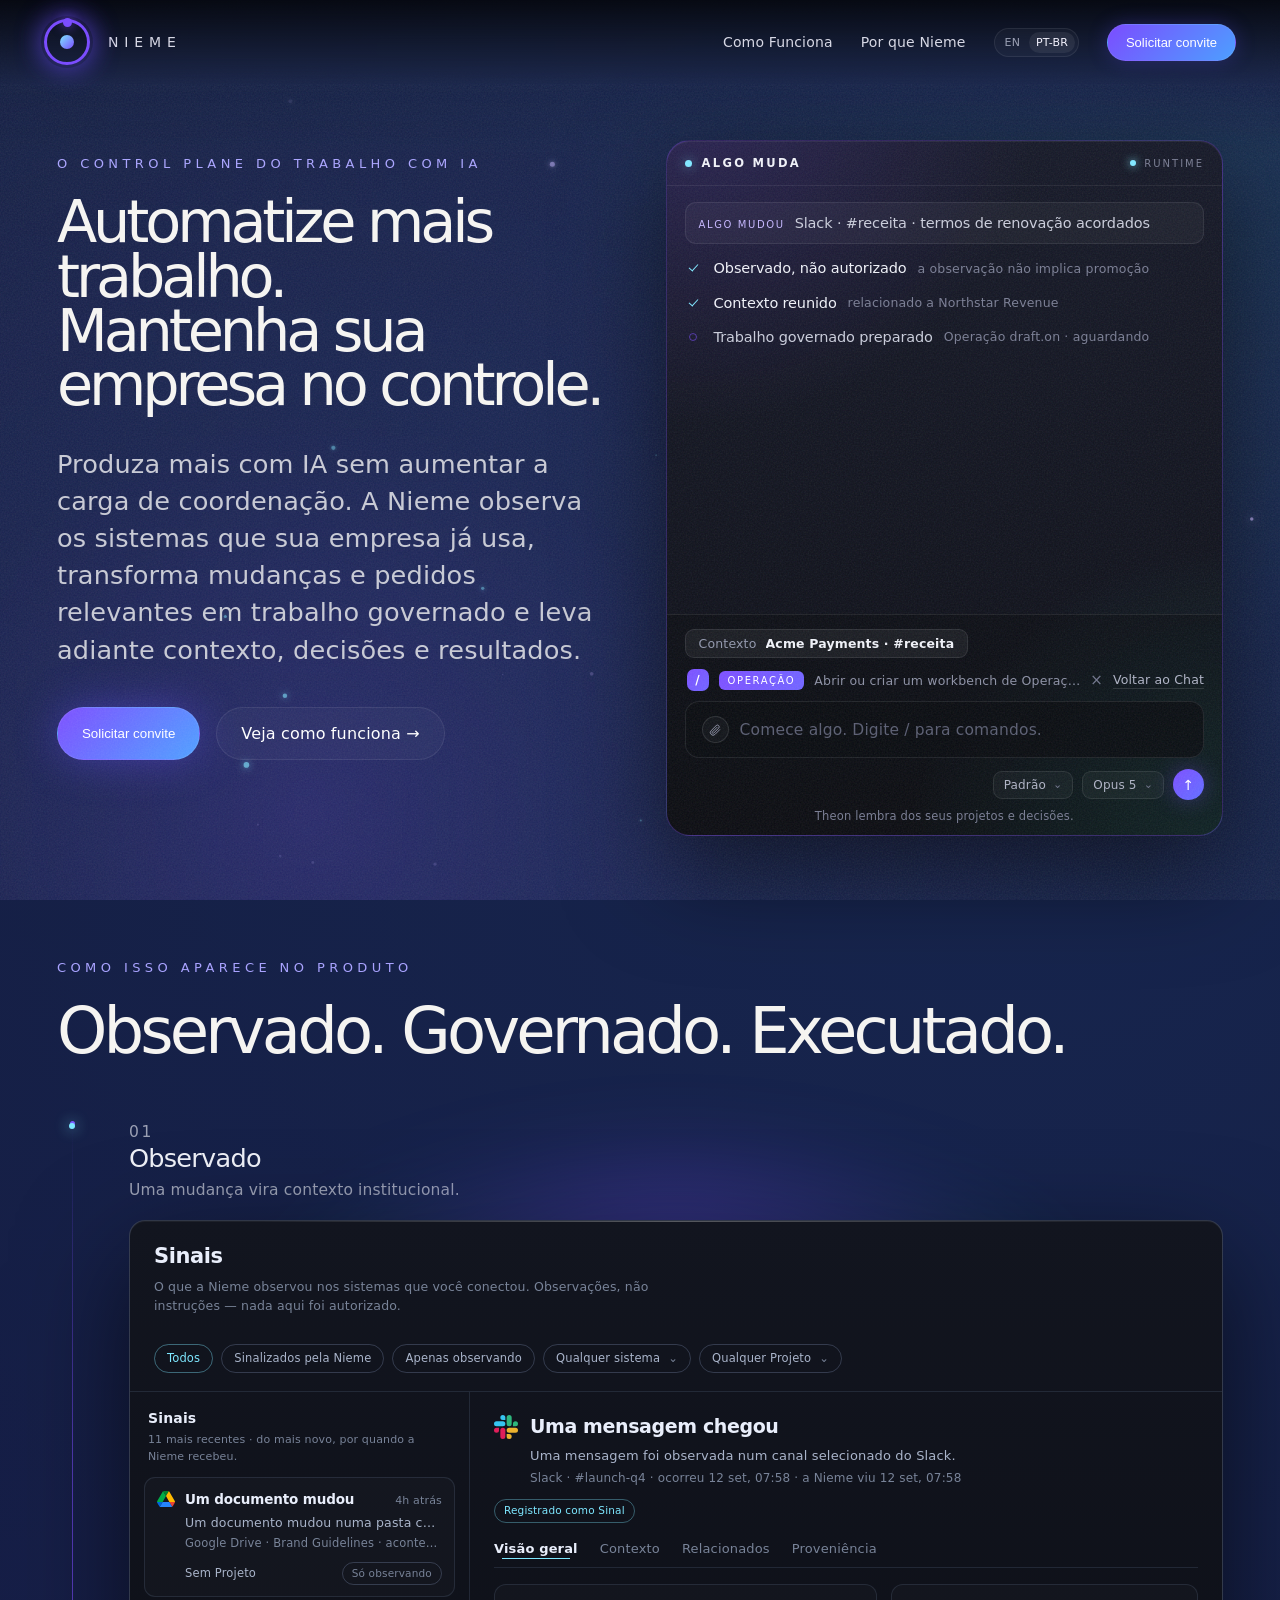
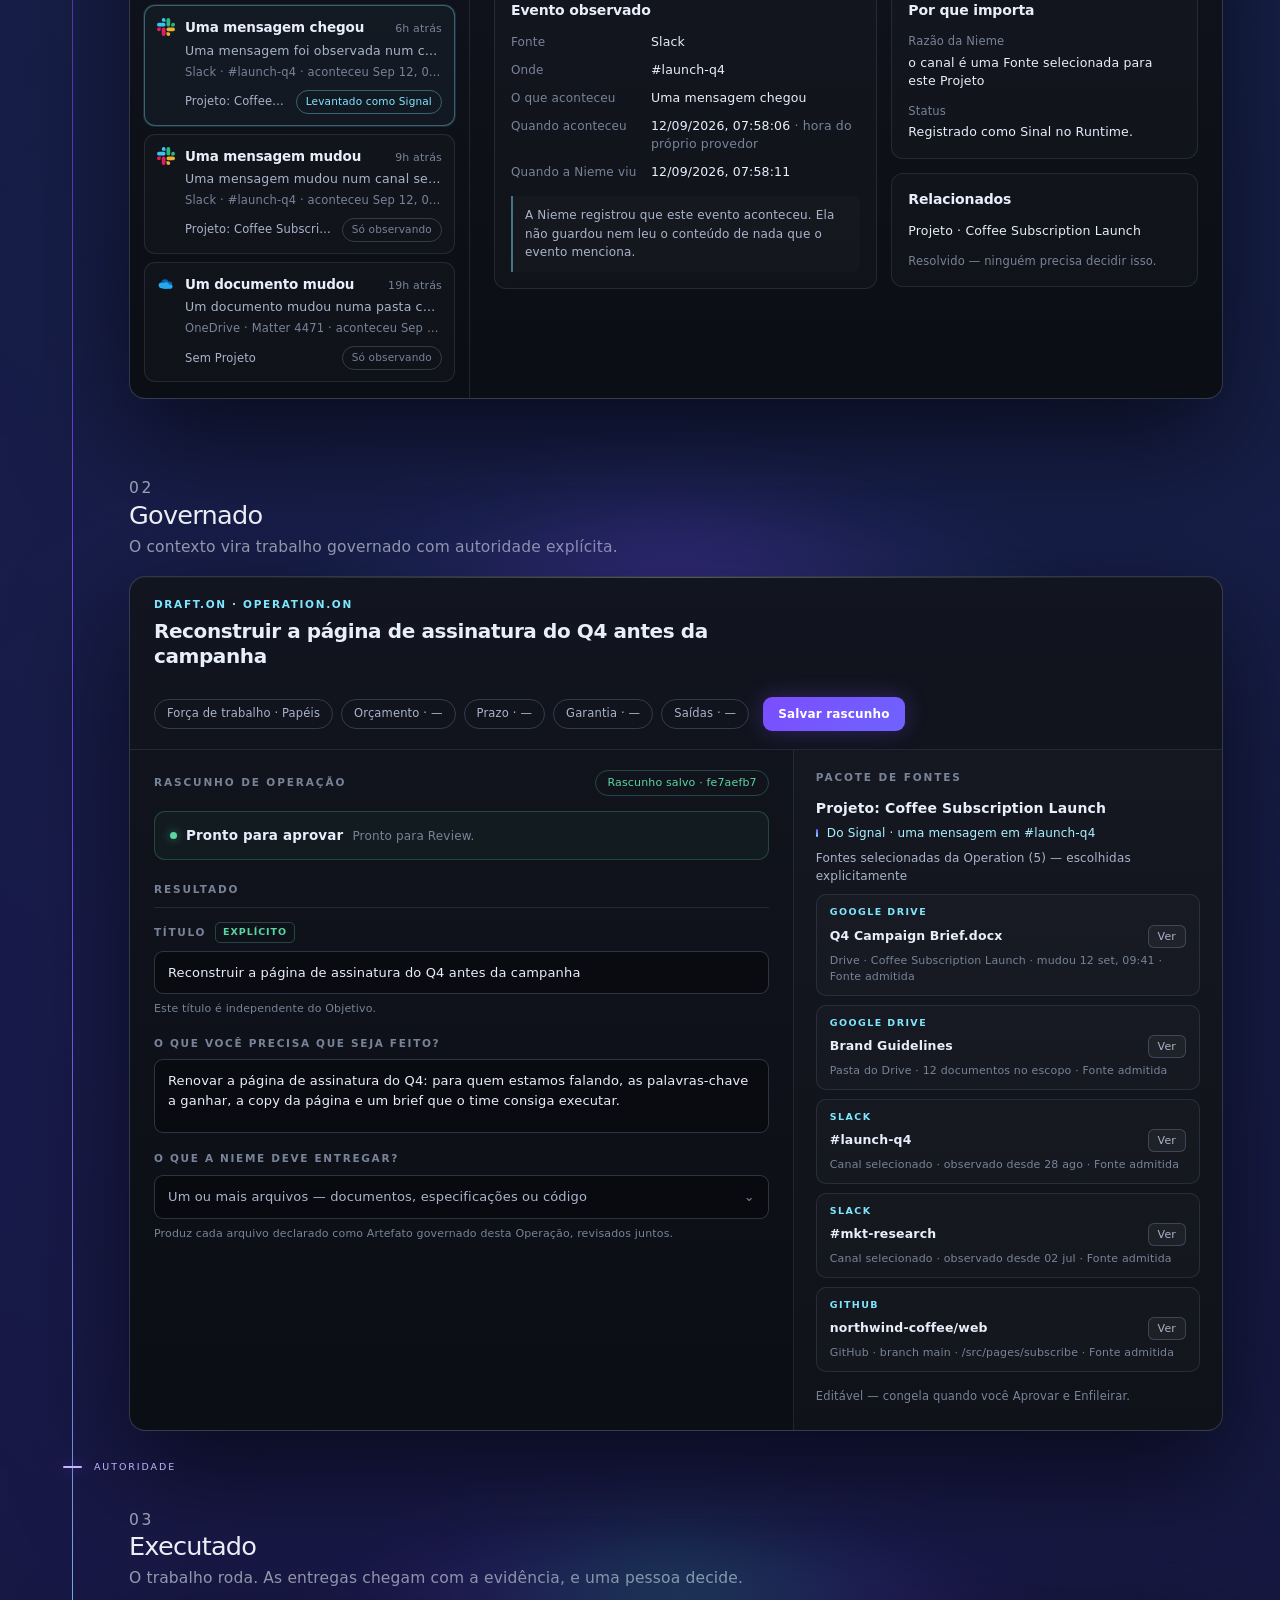
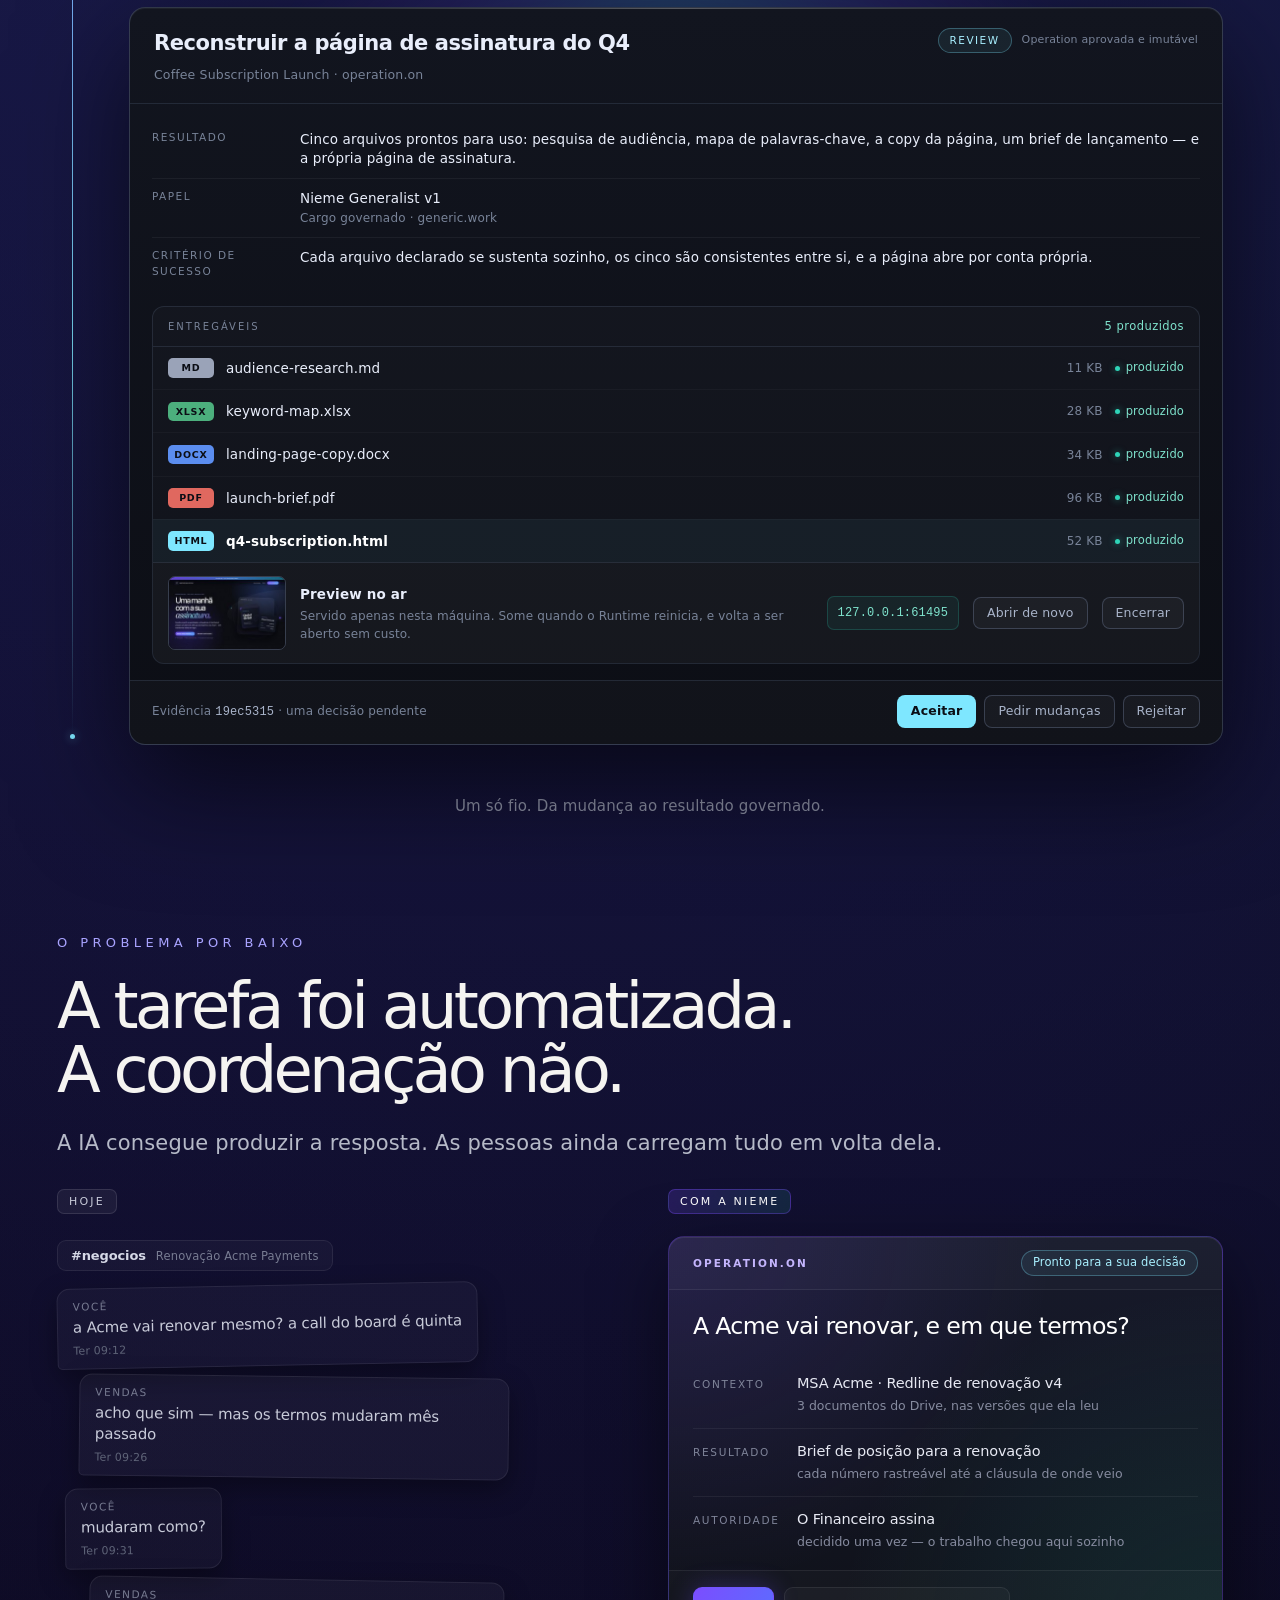
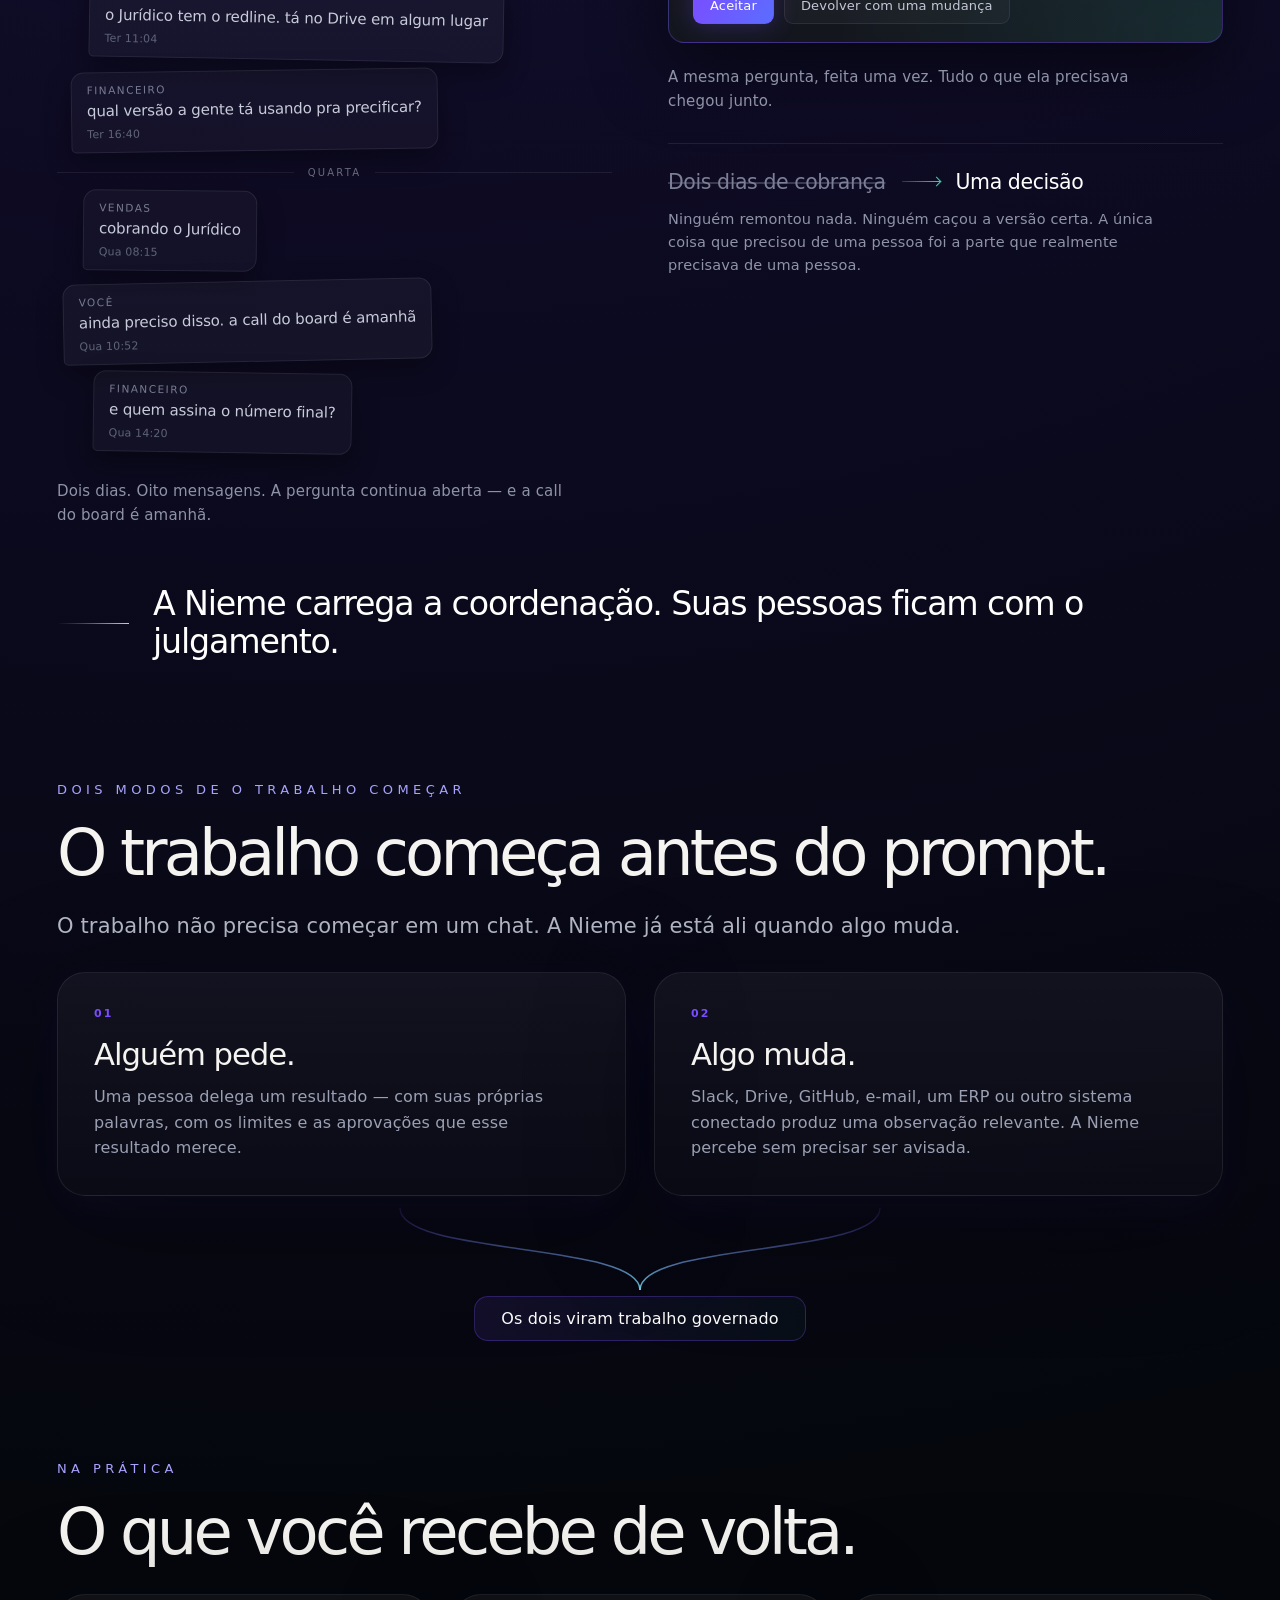
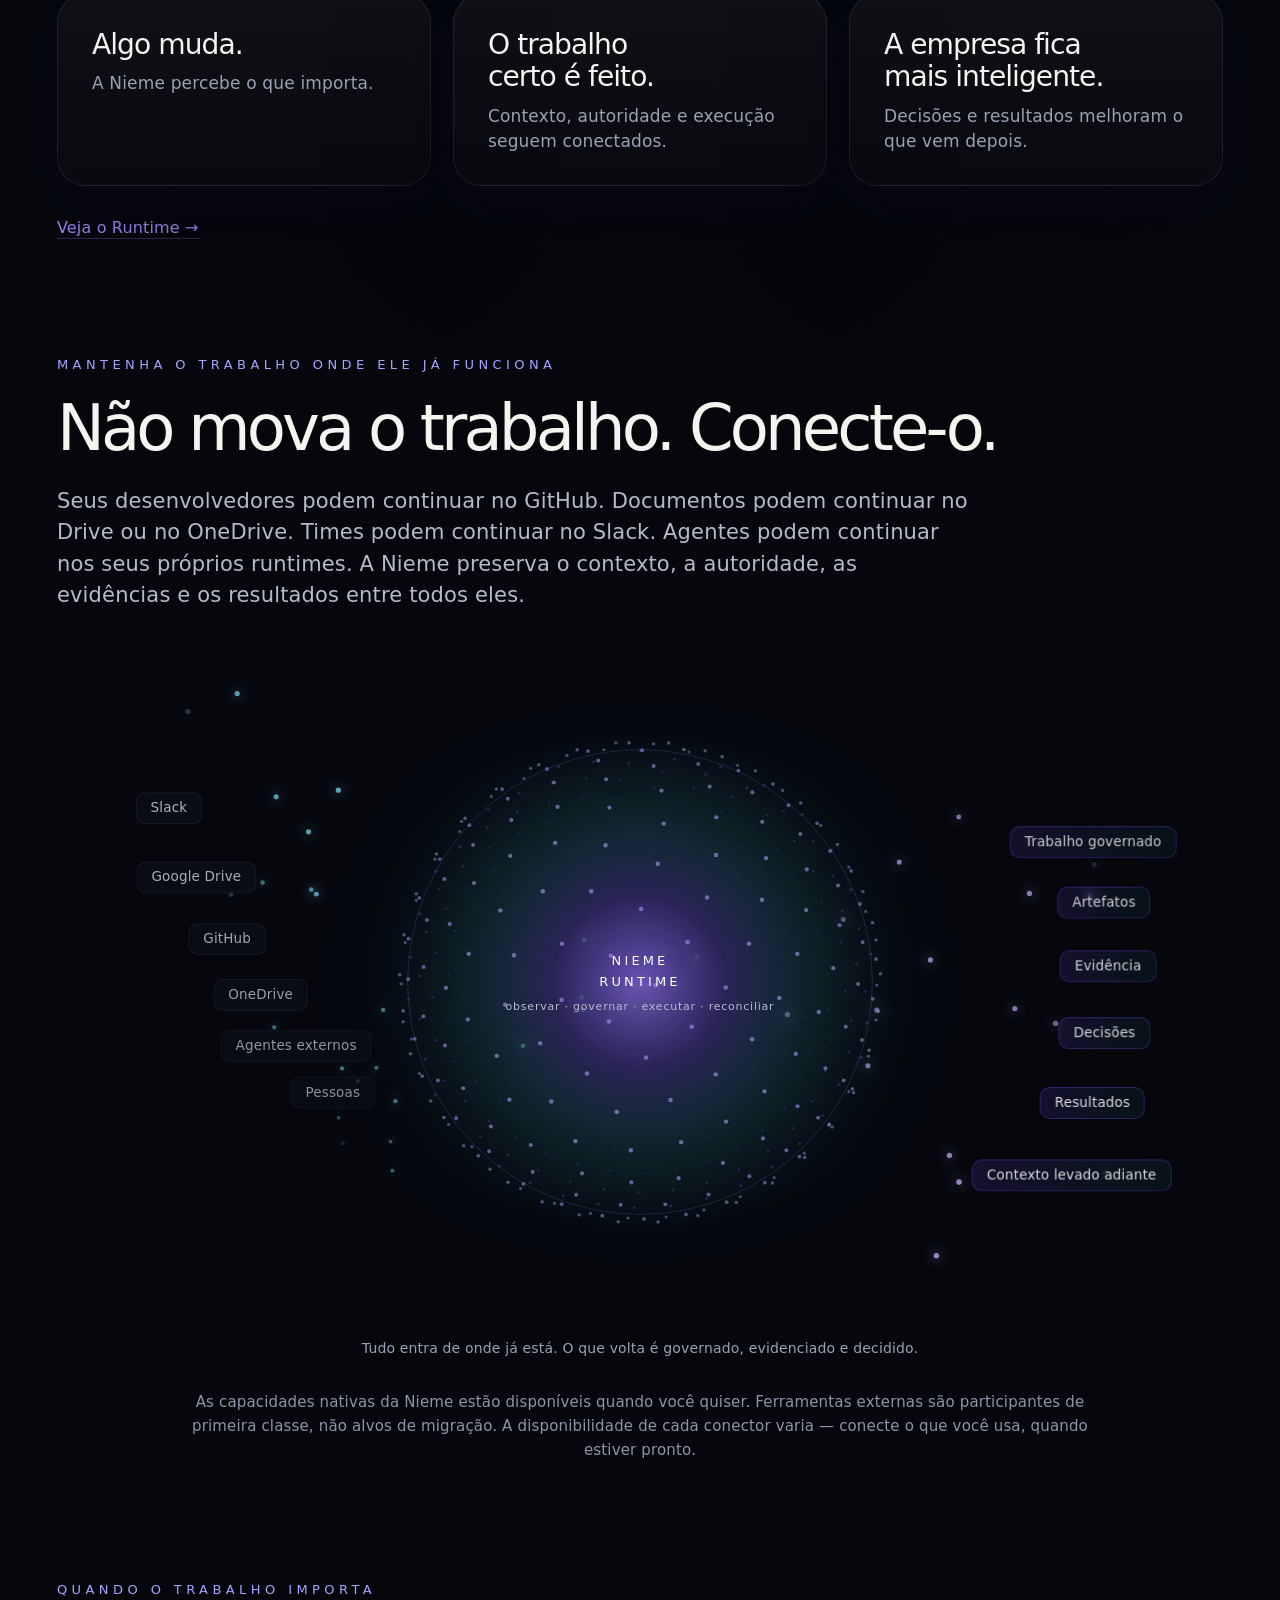
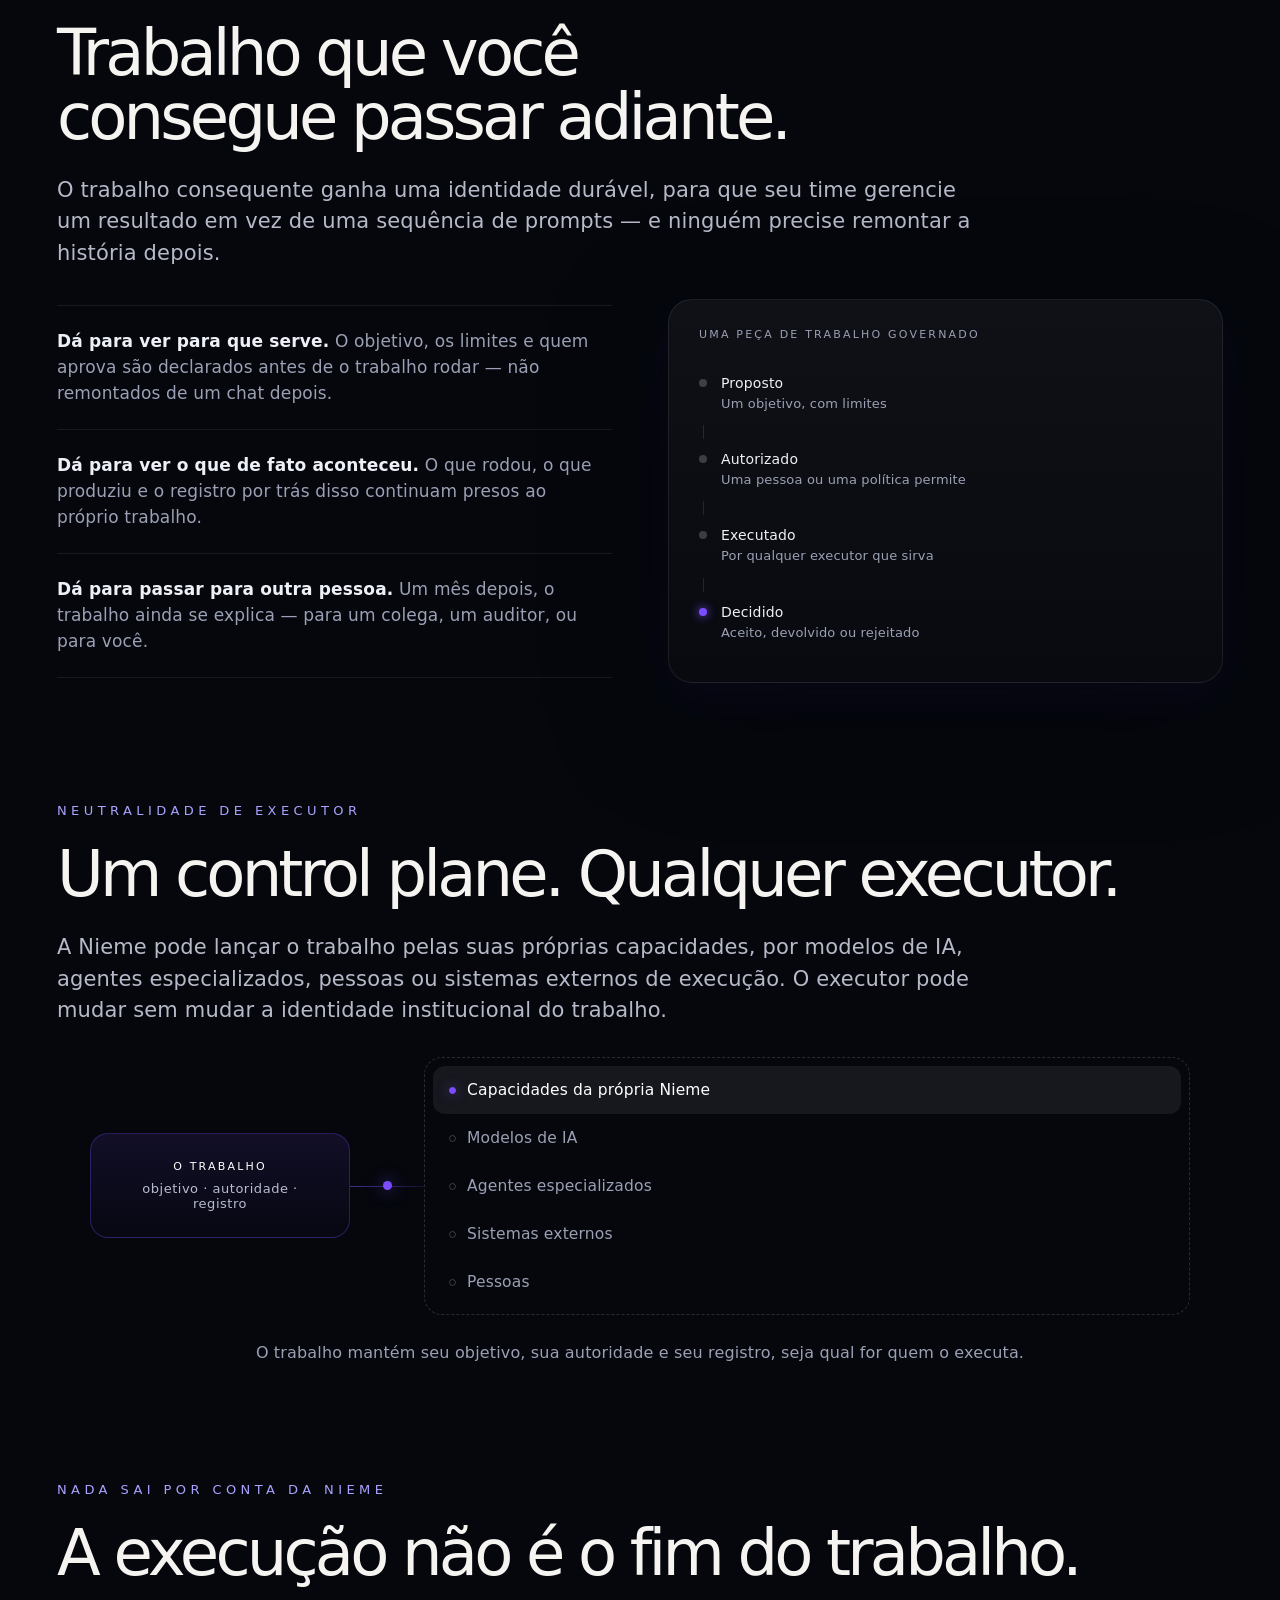
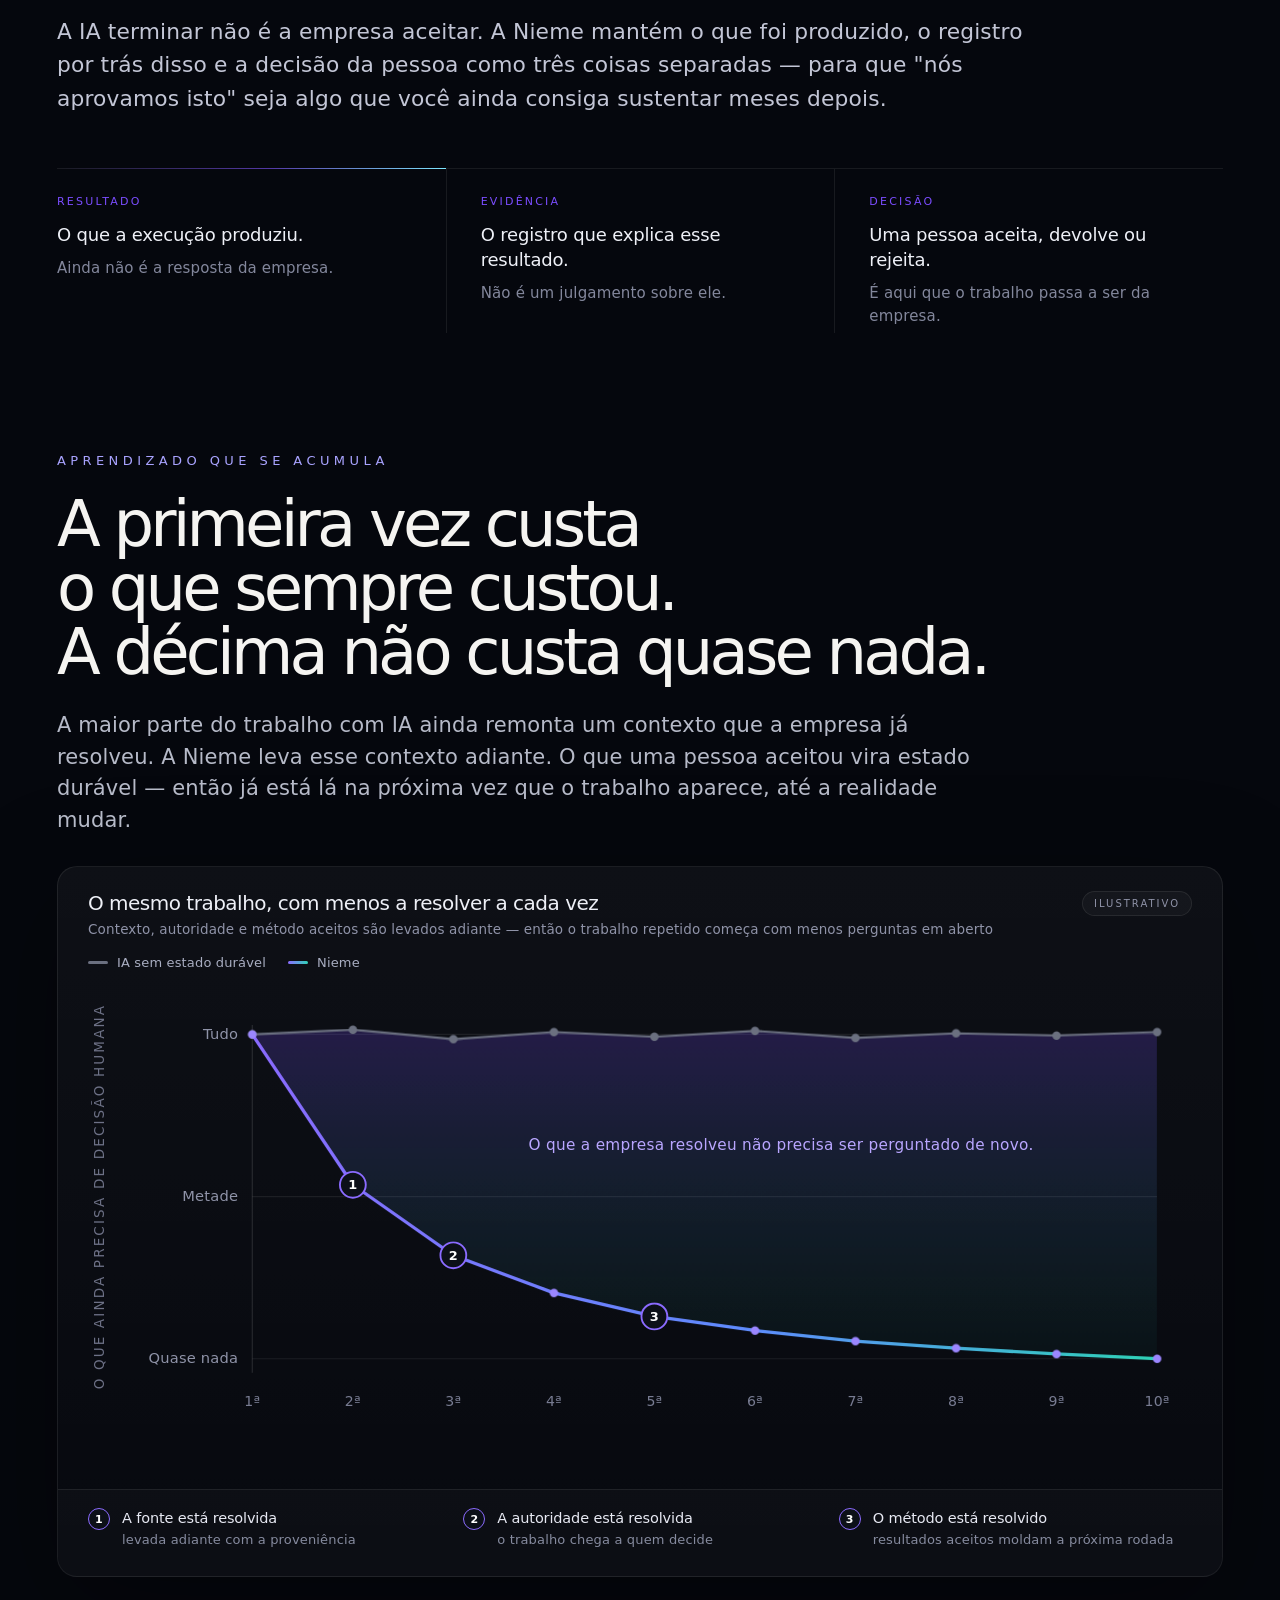
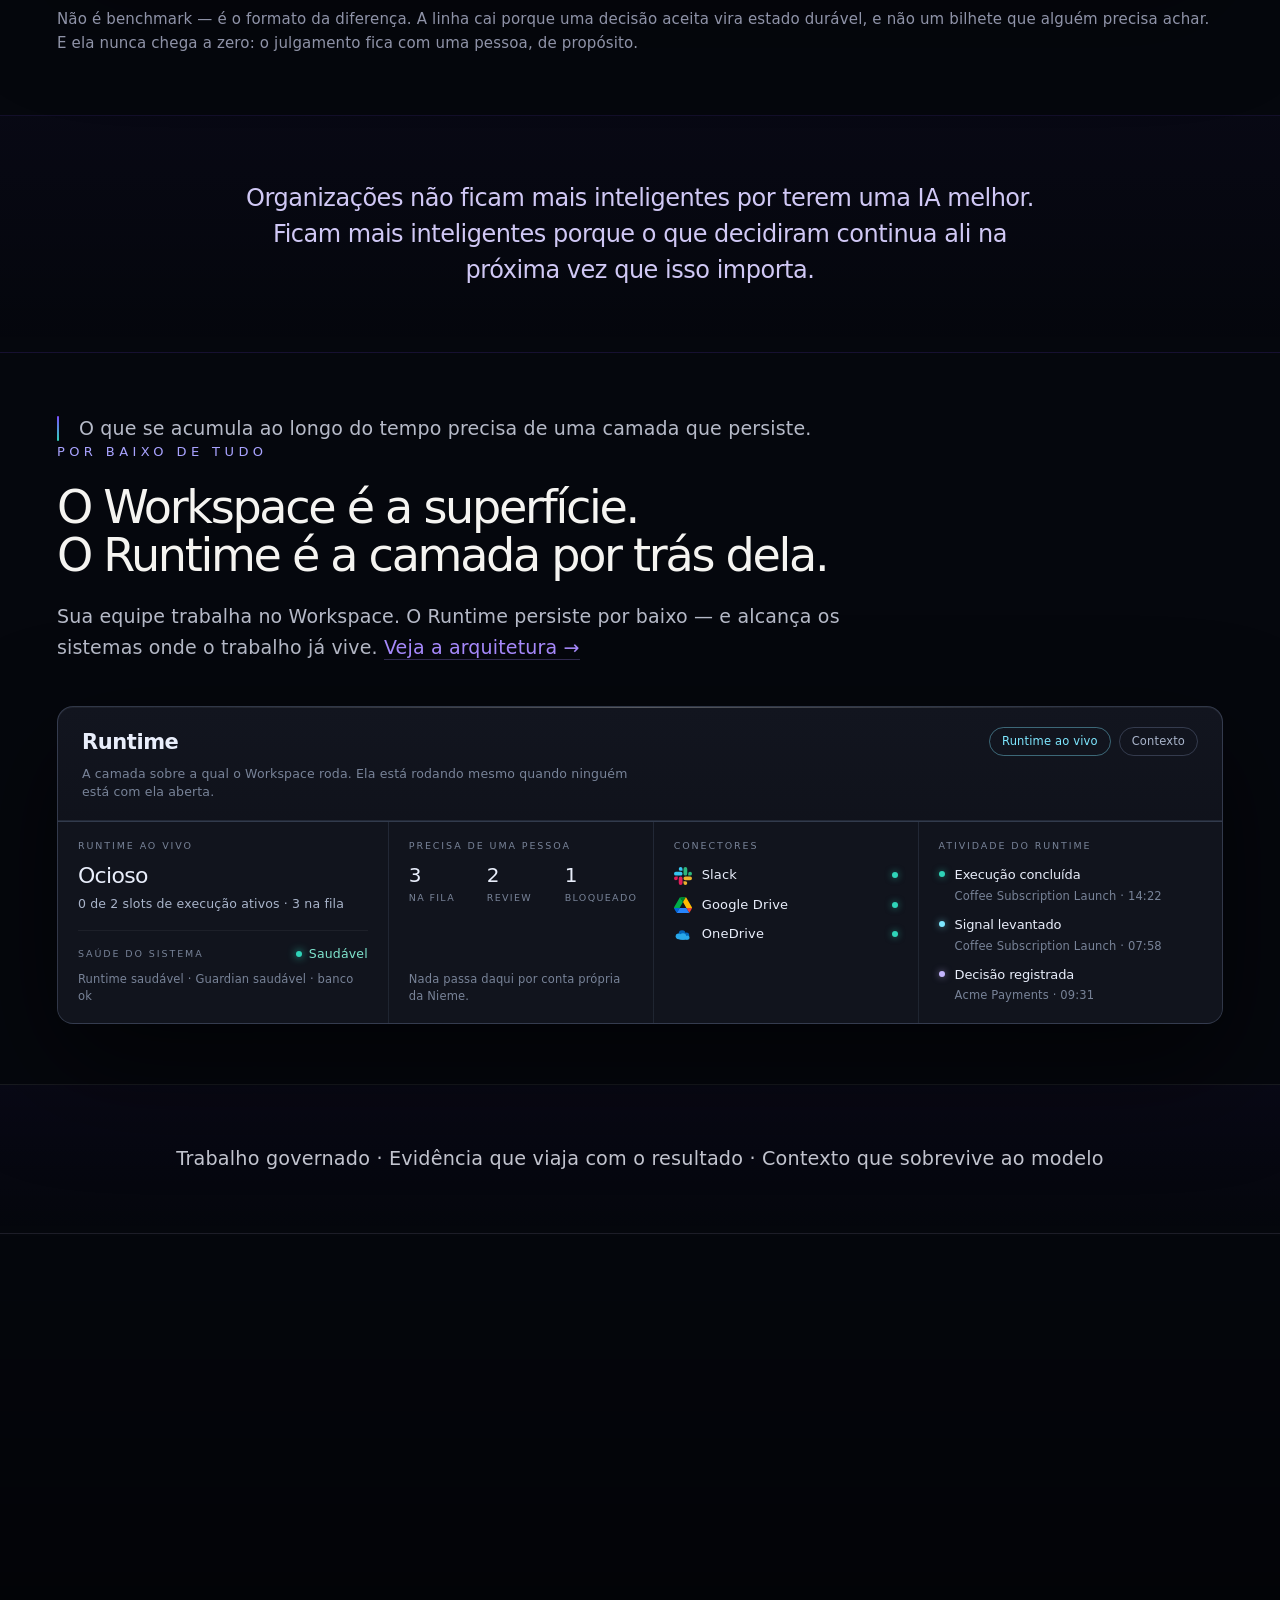
<file: pt-br/index.html>
<!doctype html>
<html lang="pt-BR">
<head>
  <meta charset="utf-8" />
  <meta name="viewport" content="width=device-width, initial-scale=1" />
  <title>Nieme | O Control Plane do Trabalho com IA</title>
  <meta name="description" content="A Nieme é o control plane do trabalho com IA. Ela observa os sistemas que sua empresa já usa, transforma mudanças e pedidos relevantes em trabalho governado e leva adiante evidências, decisões e resultados entre pessoas, modelos e agentes." />
  <meta property="og:title" content="Nieme | O Control Plane do Trabalho com IA" />
  <meta property="og:description" content="A Nieme observa os sistemas que sua empresa já usa, transforma mudanças e pedidos relevantes em trabalho governado e leva adiante evidências, decisões e resultados — entre pessoas, modelos e agentes." />
  <meta property="og:type" content="website" />
  <meta property="og:url" content="https://nieme.ai/pt-br" />
  <meta property="og:site_name" content="Nieme" />
  <meta name="twitter:card" content="summary_large_image" />
  <meta name="twitter:title" content="Nieme | O Control Plane do Trabalho com IA" />
  <meta name="twitter:description" content="Automatize mais trabalho. Mantenha sua empresa no controle. Trabalho com IA governado nos sistemas que você já usa." />
  <link rel="canonical" href="https://nieme.ai/pt-br" />
  <link rel="alternate" hreflang="en" href="https://nieme.ai" />
  <link rel="alternate" hreflang="pt-BR" href="https://nieme.ai/pt-br" />
  <link rel="alternate" hreflang="x-default" href="https://nieme.ai" />
  <link rel="icon" href="/favicon.svg" type="image/svg+xml" />
  <script type="application/ld+json">
  {
    "@context": "https://schema.org",
    "@type": "Organization",
    "name": "Nieme",
    "url": "https://nieme.ai",
    "description": "A Nieme é o control plane do trabalho com IA. Ela observa os sistemas que a empresa já usa, transforma mudanças e pedidos relevantes em trabalho governado e leva adiante evidências, decisões e resultados entre pessoas, modelos e agentes."
  }
  </script>
  <script type="application/ld+json">
  {
    "@context": "https://schema.org",
    "@type": "WebSite",
    "name": "Nieme",
    "url": "https://nieme.ai"
  }
  </script>
  <link rel="stylesheet" href="/styles.css" />
</head>
<body>
  <canvas class="pulse" data-pulse aria-hidden="true"></canvas>
  <div class="grain"></div>
  <header class="nav">
    <a class="brand" href="/pt-br">
      <span class="glyph"><i></i><b></b></span>
      <span>NIEME</span>
    </a>
    <button class="nav-toggle" type="button" aria-label="Menu" aria-expanded="false" aria-controls="site-nav">
      <span></span><span></span><span></span>
    </button>
    <nav id="site-nav">
      <a href="/pt-br/how-it-works">Como Funciona</a>
      <a href="/pt-br/why-nieme">Por que Nieme</a>
      <div class="locale-switcher" role="group" aria-label="Idioma">
        <a href="/" lang="en" hreflang="en">EN</a>
        <a href="/pt-br" lang="pt-BR" hreflang="pt-BR" class="locale-active" aria-current="page">PT-BR</a>
      </div>
      <button class="button primary" type="button" data-invite-trigger>Solicitar convite</button>
    </nav>
  </header>

  <main>

    <!-- HERO — outcome headline + the Runtime moving work forward (bespoke motion) -->
    <section class="hero hero--loop">
      <div class="hero-text-col">
        <div class="kicker">O CONTROL PLANE DO TRABALHO COM IA</div>
        <h1>Automatize mais trabalho.<br>Mantenha sua empresa no controle.</h1>
        <p class="lede">Produza mais com IA sem aumentar a carga de coordenação. A Nieme observa os sistemas que sua empresa já usa, transforma mudanças e pedidos relevantes em trabalho governado e leva adiante contexto, decisões e resultados.</p>
        <div class="actions">
          <button class="button primary" type="button" data-invite-trigger>Solicitar convite</button>
          <a class="button ghost" href="/pt-br/how-it-works">Veja como funciona →</a>
        </div>
      </div>
      <div class="hero-loop-col">
        <div class="rtc is-empty" data-scene="0">

          <div class="rtc-top">
            <span class="rtc-mode"><span class="hero-mode-dot" aria-hidden="true"></span><span class="hero-composer-mode"></span></span>
            <span class="rtc-live"><span class="stg-live" aria-hidden="true"></span>RUNTIME</span>
          </div>

          <div class="rtc-stage" aria-hidden="true">
            <div class="stg-entry"><span class="stg-entry-kind"></span><span class="stg-entry-text"></span></div>
            <div class="stg-rows">
            <div class="stg-row"><span class="stg-mark" aria-hidden="true"></span><span class="stg-label"></span><span class="stg-meta"></span></div>
            <div class="stg-row"><span class="stg-mark" aria-hidden="true"></span><span class="stg-label"></span><span class="stg-meta"></span></div>
            <div class="stg-row"><span class="stg-mark" aria-hidden="true"></span><span class="stg-label"></span><span class="stg-meta"></span></div>
            <div class="stg-row"><span class="stg-mark" aria-hidden="true"></span><span class="stg-label"></span><span class="stg-meta"></span></div>
            </div>
            <div class="thc-artifact">
              <div class="thc-artifact-top">
                <span class="thc-artifact-icon" aria-hidden="true"></span>
                <span class="thc-artifact-name"></span>
                <span class="thc-artifact-meta"></span>
              </div>
              <div class="thc-artifact-preview"></div>
            </div>
          </div>

          <div class="thc-shell">
            <div class="thc-context">
              <span class="thc-context-key">Contexto</span>
              <span class="thc-context-val"></span>
            </div>
            <div class="thc-cmd" aria-hidden="true"><span class="thc-cmd-key">/</span><span>Digite / para escolher um comando</span></div>
            <div class="thc-opmode" aria-hidden="true">
              <span class="thc-cmd-key">/</span>
              <span class="thc-opmode-badge">OPERAÇÃO</span>
              <span class="thc-opmode-desc">Abrir ou criar um workbench de Operação draft.on</span>
              <span class="thc-opmode-close" aria-hidden="true">×</span>
              <span class="thc-opmode-back">Voltar ao Chat</span>
            </div>
            <div class="composer-draft-unfold" aria-hidden="true">
              <div class="cdu-head">
                <div>
                  <div class="cdu-kicker">/operation · draft.on</div>
                  <div class="cdu-title">Atualizar a previsão de receita do T3 e preparar o brief da liderança</div>
                  <div class="cdu-status">Rascunho do workbench de Operação. Nenhum objeto governado foi criado.</div>
                </div>
                <span class="cdu-close">Fechar</span>
              </div>
              <div class="cdu-body">
                <div class="cdu-cell wide"><div class="cdu-label">Objetivo</div><div class="cdu-value">Refazer a previsão do T3 sobre os termos de renovação aprovados e produzir um brief da liderança que os cite.</div></div>
                <div class="cdu-cell"><div class="cdu-label">Sinal de origem</div><div class="cdu-value">Slack · #receita · termos de renovação acordados</div></div>
                <div class="cdu-cell"><div class="cdu-label">Projeto</div><div class="cdu-value">Northstar Revenue</div></div>
                <div class="cdu-cell"><div class="cdu-label">Saídas</div><div class="cdu-value">Previsão de receita do T3 (planilha)<br>Brief da liderança (documento)</div></div>
                <div class="cdu-cell"><div class="cdu-label">Requisitos ausentes</div><div class="cdu-value">Nenhum listado.</div></div>
              </div>
              <div class="cdu-actions">
                <span class="cdu-action">Refinar no Composer</span>
                <span class="cdu-action">Abrir workbench completo</span>
              </div>
            </div>
            <div class="thc-field">
              <span class="thc-attach" aria-hidden="true"><svg viewBox="0 0 24 24" fill="none" stroke="currentColor" stroke-width="1.7" stroke-linecap="round" stroke-linejoin="round"><path d="M20 11.5l-8.2 8.2a4.6 4.6 0 0 1-6.5-6.5l8.7-8.7a3 3 0 0 1 4.3 4.3l-8.7 8.7a1.5 1.5 0 0 1-2.1-2.1l7.9-7.9"/></svg></span>
              <span class="thc-text" aria-live="off"></span><span class="composer-cursor" aria-hidden="true"></span>
              <span class="thc-placeholder">Comece algo. Digite / para comandos.</span>
            </div>
            <div class="thc-controls" aria-hidden="true">
              <span class="thc-select">Padrão</span>
              <span class="thc-select thc-select--model">Opus 5</span>
              <span class="thc-send">↑</span>
            </div>
            <div class="thc-foot" aria-hidden="true">Theon lembra dos seus projetos e decisões.</div>
          </div>

        </div>
      </div>
    </section>

    <!--
      ================= PRODUCT PROOF — NATIVE COMPONENTS =================
      These three states are NOT screenshots. They are marketing components
      rendered in HTML with the product's own design tokens, vocabulary and
      layout, authored at the size the page shows them.

      Why: a PNG of an application squeezed into a column is always soft and
      always cropped, and cropping from a working install drags real customer
      names and unrelated content onto a marketing page. Rendering natively is
      sharp at any width, reflows on mobile, needs no sanitizing, and — the
      part that mattered most — needs no pixel-patching, so nothing on this
      page misrepresents what the product says.

      Product tokens used: text #e9eefb · soft #a9b4ca · muted #788398 ·
      surface #11141d · surface-raised #1b2130 · border rgba(132,153,190,.13)

      ONE synthetic story across all three. Never a real customer.
        Company : Acme Payments        Project : Northstar Revenue
        01 a Drive document change, Raised as a Signal, related to the Project
        02 that context proposed as governed work, awaiting approval
        03 the Artifact it produced, with the rating and note a person left

      The content mirrors work that was really produced and really rated in a
      Runtime — the XLSX, its five stars and its review note are transcribed
      from an actual Artifact, not invented.

      If the product's UI changes, these components must be updated to match.
      They are derived from it and must never drift ahead of it.
      =====================================================================
    -->
    <section class="proof">
      <div class="section-title">
        <div class="eyebrow">COMO ISSO APARECE NO PRODUTO</div>
        <h2>Observado. Governado. Executado.</h2>
      </div>

      <div class="pf">
        <div class="pf-trace" aria-hidden="true">
          <span class="pf-trace-line"></span><span class="pf-end pf-end--a"></span><span class="pf-end pf-end--b"></span>
          <span class="pf-pulse"></span>
        </div>

        <figure class="pf-frame pf-frame--a">
          <figcaption class="pf-cap"><span class="pf-n">01</span><b>Observado</b><span>Uma mudança vira contexto institucional.</span></figcaption>
          <div class="pf-shot">
      <!-- Real marks for the systems Nieme observed. Third-party brand logos,
           shown only to identify the connected system each Signal came from. -->
      <svg class="brand-sprite" aria-hidden="true" focusable="false"><defs>
        <symbol id="i-slack" viewBox="0 0 122.8 122.8">
          <path fill="#E01E5A" d="M25.8 77.6a12.9 12.9 0 1 1-12.9-12.9h12.9v12.9zm6.5 0a12.9 12.9 0 0 1 25.8 0v32.3a12.9 12.9 0 0 1-25.8 0V77.6z"/>
          <path fill="#36C5F0" d="M45.2 25.8a12.9 12.9 0 1 1 12.9-12.9v12.9H45.2zm0 6.5a12.9 12.9 0 0 1 0 25.8H12.9a12.9 12.9 0 0 1 0-25.8h32.3z"/>
          <path fill="#2EB67D" d="M97 45.2a12.9 12.9 0 1 1 12.9 12.9H97V45.2zm-6.5 0a12.9 12.9 0 0 1-25.8 0V12.9a12.9 12.9 0 0 1 25.8 0v32.3z"/>
          <path fill="#ECB22E" d="M77.6 97a12.9 12.9 0 1 1-12.9 12.9V97h12.9zm0-6.5a12.9 12.9 0 0 1 0-25.8h32.3a12.9 12.9 0 0 1 0 25.8H77.6z"/>
        </symbol>
        <symbol id="i-drive" viewBox="0 0 87.3 78">
          <path fill="#0066DA" d="m6.6 66.85 3.85 6.65c.8 1.4 1.95 2.5 3.3 3.3l13.75-23.8H0c0 1.55.4 3.1 1.2 4.5z"/>
          <path fill="#00AC47" d="M43.65 25 29.9 1.2c-1.35.8-2.5 1.9-3.3 3.3l-25.4 44A9.06 9.06 0 0 0 0 53h27.5z"/>
          <path fill="#EA4335" d="M73.55 76.8c1.35-.8 2.5-1.9 3.3-3.3l1.6-2.75L86.1 57.4c.8-1.4 1.2-2.95 1.2-4.5H59.79l5.85 11.5z"/>
          <path fill="#00832D" d="M43.65 25 57.4 1.2C56.05.4 54.5 0 52.9 0H34.4c-1.6 0-3.15.45-4.5 1.2z"/>
          <path fill="#2684FC" d="M59.8 53H27.5L13.75 76.8c1.35.8 2.9 1.2 4.5 1.2h50.8c1.6 0 3.15-.45 4.5-1.2z"/>
          <path fill="#FFBA00" d="M73.4 26.5 60.7 4.5c-.8-1.4-1.95-2.5-3.3-3.3L43.65 25l16.15 28h27.45c0-1.55-.4-3.1-1.2-4.5z"/>
        </symbol>
        <symbol id="i-github" viewBox="0 0 16 16">
          <path fill="#e6edf3" fill-rule="evenodd" d="M8 0C3.58 0 0 3.58 0 8c0 3.54 2.29 6.53 5.47 7.59.4.07.55-.17.55-.38 0-.19-.01-.82-.01-1.49-2.01.37-2.53-.49-2.69-.94-.09-.23-.48-.94-.82-1.13-.28-.15-.68-.52-.01-.53.63-.01 1.08.58 1.23.82.72 1.21 1.87.87 2.33.66.07-.52.28-.87.51-1.07-1.78-.2-3.64-.89-3.64-3.95 0-.87.31-1.59.82-2.15-.08-.2-.36-1.02.08-2.12 0 0 .67-.21 2.2.82.64-.18 1.32-.27 2-.27.68 0 1.36.09 2 .27 1.53-1.04 2.2-.82 2.2-.82.44 1.1.16 1.92.08 2.12.51.56.82 1.27.82 2.15 0 3.07-1.87 3.75-3.65 3.95.29.25.54.73.54 1.48 0 1.07-.01 1.93-.01 2.2 0 .21.15.46.55.38A8.01 8.01 0 0 0 16 8c0-4.42-3.58-8-8-8z"/>
        </symbol>
        <symbol id="i-whatsapp" viewBox="0 0 32 32">
          <circle cx="16" cy="16" r="16" fill="#25D366"/>
          <path fill="#fff" d="M16.1 6.4a9.6 9.6 0 0 0-8.3 14.4L6.4 25.6l4.9-1.3a9.6 9.6 0 1 0 4.8-17.9zm0 17.5a7.9 7.9 0 0 1-4-1.1l-.3-.2-2.9.8.8-2.8-.2-.3a7.9 7.9 0 1 1 6.6 3.6zm4.5-5.9c-.2-.1-1.4-.7-1.7-.8-.2-.1-.4-.1-.5.1l-.7.9c-.1.2-.3.2-.5.1a6.5 6.5 0 0 1-1.9-1.2 7.2 7.2 0 0 1-1.3-1.7c-.1-.2 0-.3.1-.4l.4-.5.2-.4v-.4l-.8-1.9c-.2-.5-.4-.4-.5-.4h-.5c-.2 0-.4.1-.6.3-.2.2-.8.8-.8 2s.8 2.3.9 2.5c.1.2 1.6 2.5 4 3.5.6.2 1 .4 1.3.5.6.2 1.1.2 1.5.1.5-.1 1.4-.6 1.6-1.1.2-.6.2-1 .1-1.1z"/>
        </symbol>
        <symbol id="i-onedrive" viewBox="0 0 48 32">
          <g fill="#0364B8"><circle cx="21.5" cy="12.5" r="9"/><circle cx="33" cy="17" r="7.5"/></g>
          <g fill="#28A8EA">
            <circle cx="12" cy="19.5" r="7.5"/><circle cx="24" cy="20" r="8.5"/>
            <rect x="12" y="19.5" width="26" height="9" rx="4.5"/><circle cx="36" cy="23" r="5.5"/>
          </g>
        </symbol>
      </defs></svg>
          <div class="uiw ui-signals">
            <div class="uiw-head">
              <div>
                <div class="uiw-title">Sinais</div>
                <p class="uiw-sub">O que a Nieme observou nos sistemas que você conectou. Observações, não instruções — nada aqui foi autorizado.</p>
              </div>
              <div class="uiw-filters" aria-hidden="true">
                <span class="uiw-chip is-on">Todos</span><span class="uiw-chip">Sinalizados pela Nieme</span>
                <span class="uiw-chip">Apenas observando</span><span class="uiw-chip uiw-chip--sel">Qualquer sistema</span>
                <span class="uiw-chip uiw-chip--sel">Qualquer Projeto</span>
              </div>
            </div>
            <div class="ui-signals-body">
              <div class="sg-list">
                <div class="sg-list-head">Sinais<span>11 mais recentes · do mais novo, por quando a Nieme recebeu.</span></div>
            <div class="sg-row">
              <svg class="sg-ico" aria-hidden="true" focusable="false"><use href="#i-drive"/></svg>
              <div class="sg-body">
                <div class="sg-top"><span class="sg-title">Um documento mudou</span><span class="sg-age">4h atr&aacute;s</span></div>
                <p class="sg-desc">Um documento mudou numa pasta conectada do Drive.</p>
                <p class="sg-meta">Google Drive &middot; Brand Guidelines &middot; aconteceu Sep 12, 09:41</p>
                <div class="sg-foot"><span class="sg-proj">Sem Projeto</span><span class="sg-state">S&oacute; observando</span></div>
              </div>
            </div>
            <div class="sg-row is-sel">
              <svg class="sg-ico" aria-hidden="true" focusable="false"><use href="#i-slack"/></svg>
              <div class="sg-body">
                <div class="sg-top"><span class="sg-title">Uma mensagem chegou</span><span class="sg-age">6h atr&aacute;s</span></div>
                <p class="sg-desc">Uma mensagem foi observada num canal selecionado do Slack.</p>
                <p class="sg-meta">Slack &middot; #launch-q4 &middot; aconteceu Sep 12, 07:58</p>
                <div class="sg-foot"><span class="sg-proj">Projeto: Coffee Subscription Launch</span><span class="sg-state is-raised">Levantado como Signal</span></div>
              </div>
            </div>
            <div class="sg-row">
              <svg class="sg-ico" aria-hidden="true" focusable="false"><use href="#i-slack"/></svg>
              <div class="sg-body">
                <div class="sg-top"><span class="sg-title">Uma mensagem mudou</span><span class="sg-age">9h atr&aacute;s</span></div>
                <p class="sg-desc">Uma mensagem mudou num canal selecionado do Slack.</p>
                <p class="sg-meta">Slack &middot; #launch-q4 &middot; aconteceu Sep 12, 05:12</p>
                <div class="sg-foot"><span class="sg-proj">Projeto: Coffee Subscription Launch</span><span class="sg-state">S&oacute; observando</span></div>
              </div>
            </div>
            <div class="sg-row">
              <svg class="sg-ico" aria-hidden="true" focusable="false"><use href="#i-onedrive"/></svg>
              <div class="sg-body">
                <div class="sg-top"><span class="sg-title">Um documento mudou</span><span class="sg-age">19h atr&aacute;s</span></div>
                <p class="sg-desc">Um documento mudou numa pasta com escopo no OneDrive.</p>
                <p class="sg-meta">OneDrive &middot; Matter 4471 &middot; aconteceu Sep 12, 04:41</p>
                <div class="sg-foot"><span class="sg-proj">Sem Projeto</span><span class="sg-state">S&oacute; observando</span></div>
              </div>
            </div>
              </div>
              <div class="sg-detail">
                <div class="sg-dhead">
                  <svg class="sg-ico" aria-hidden="true" focusable="false"><use href="#i-slack"/></svg>
                  <div>
                    <h4>Uma mensagem chegou</h4>
                    <p class="sg-dsub">Uma mensagem foi observada num canal selecionado do Slack.</p>
                    <p class="sg-dmeta">Slack · #launch-q4 · ocorreu 12 set, 07:58 · a Nieme viu 12 set, 07:58</p>
                  </div>
                </div>
                <span class="sg-state is-raised sg-dstate">Registrado como Sinal</span>
                <div class="sg-tabs" aria-hidden="true"><span class="is-on">Visão geral</span><span>Contexto</span><span>Relacionados</span><span>Proveniência</span></div>
                <div class="sg-cards">
                  <div class="sg-card">
                    <h5>Evento observado</h5>
                    <dl class="sg-kvs"><div class="sg-kv"><dt>Fonte</dt><dd>Slack</dd></div><div class="sg-kv"><dt>Onde</dt><dd>#launch-q4</dd></div><div class="sg-kv"><dt>O que aconteceu</dt><dd>Uma mensagem chegou</dd></div><div class="sg-kv"><dt>Quando aconteceu</dt><dd>12/09/2026, 07:58:06 <em>· hora do próprio provedor</em></dd></div><div class="sg-kv"><dt>Quando a Nieme viu</dt><dd>12/09/2026, 07:58:11</dd></div></dl>
                    <p class="sg-note">A Nieme registrou que este evento aconteceu. Ela não guardou nem leu o conteúdo de nada que o evento menciona.</p>
                  </div>
                  <div class="sg-side">
                    <div class="sg-card">
                      <h5>Por que importa</h5>
                      <p class="sg-lbl">Razão da Nieme</p><p class="sg-val">o canal é uma Fonte selecionada para este Projeto</p>
                      <p class="sg-lbl">Status</p><p class="sg-val">Registrado como Sinal no Runtime.</p>
                    </div>
                    <div class="sg-card">
                      <h5>Relacionados</h5>
                      <p class="sg-val">Projeto · Coffee Subscription Launch</p><p class="sg-lbl">Resolvido — ninguém precisa decidir isso.</p>
                    </div>
                  </div>
                </div>
              </div>
            </div>
          </div>
          </div>
        </figure>

        <figure class="pf-frame pf-frame--b">
          <figcaption class="pf-cap"><span class="pf-n">02</span><b>Governado</b><span>O contexto vira trabalho governado com autoridade explícita.</span></figcaption>
          <div class="pf-shot">
          <div class="uiw ui-draft">
            <div class="uiw-head ui-draft-head">
              <div>
                <div class="dr-kicker">DRAFT.ON · OPERATION.ON</div>
                <div class="uiw-title dr-title">Reconstruir a página de assinatura do Q4 antes da campanha</div>
              </div>
              <div class="dr-bar">
                <div class="uiw-filters"><span class="uiw-chip">Força de trabalho · Papéis</span><span class="uiw-chip">Orçamento · —</span><span class="uiw-chip">Prazo · —</span><span class="uiw-chip">Garantia · —</span><span class="uiw-chip">Saídas · —</span></div>
                <span class="dr-save">Salvar rascunho</span>
              </div>
            </div>
            <div class="ui-draft-body">
              <div class="dr-card">
                <div class="dr-card-top"><span class="dr-eyebrow">RASCUNHO DE OPERAÇÃO</span><span class="dr-saved">Rascunho salvo · fe7aefb7</span></div>
                <div class="dr-ready"><span class="dr-dot" aria-hidden="true"></span><b>Pronto para aprovar</b><span>Pronto para Review.</span></div>
                <div class="dr-sec">RESULTADO</div>
                <div class="dr-field">
                  <label>TÍTULO <span class="dr-explicit">EXPLÍCITO</span></label>
                  <div class="dr-input">Reconstruir a página de assinatura do Q4 antes da campanha</div>
                  <p class="dr-hint">Este título é independente do Objetivo.</p>
                </div>
                <div class="dr-field">
                  <label>O QUE VOCÊ PRECISA QUE SEJA FEITO?</label>
                  <div class="dr-area">Renovar a página de assinatura do Q4: para quem estamos falando, as palavras-chave a ganhar, a copy da página e um brief que o time consiga executar.</div>
                </div>
                <div class="dr-field">
                  <label>O QUE A NIEME DEVE ENTREGAR?</label>
                  <div class="dr-input dr-input--select">Um ou mais arquivos — documentos, especificações ou código</div>
                  <p class="dr-hint">Produz cada arquivo declarado como Artefato governado desta Operação, revisados juntos.</p>
                </div>
              </div>
              <div class="dr-side">
                <div class="dr-eyebrow">PACOTE DE FONTES</div>
                <p class="dr-proj">Projeto: Coffee Subscription Launch</p>
                <p class="dr-from">Do Signal &middot; uma mensagem em #launch-q4</p>
                <p class="dr-selected">Fontes selecionadas da Operation (5) &mdash; escolhidas explicitamente</p>
                <div class="dr-src">
                  <div class="dr-src-kind">GOOGLE DRIVE</div>
                  <div class="dr-src-row"><span class="dr-src-name">Q4 Campaign Brief.docx</span><span class="dr-src-preview">Ver</span></div>
                  <p class="dr-src-meta">Drive &middot; Coffee Subscription Launch &middot; mudou 12 set, 09:41 &middot; Fonte admitida</p>
                </div>
                <div class="dr-src">
                  <div class="dr-src-kind">GOOGLE DRIVE</div>
                  <div class="dr-src-row"><span class="dr-src-name">Brand Guidelines</span><span class="dr-src-preview">Ver</span></div>
                  <p class="dr-src-meta">Pasta do Drive &middot; 12 documentos no escopo &middot; Fonte admitida</p>
                </div>
                <div class="dr-src">
                  <div class="dr-src-kind">SLACK</div>
                  <div class="dr-src-row"><span class="dr-src-name">#launch-q4</span><span class="dr-src-preview">Ver</span></div>
                  <p class="dr-src-meta">Canal selecionado &middot; observado desde 28 ago &middot; Fonte admitida</p>
                </div>
                <div class="dr-src">
                  <div class="dr-src-kind">SLACK</div>
                  <div class="dr-src-row"><span class="dr-src-name">#mkt-research</span><span class="dr-src-preview">Ver</span></div>
                  <p class="dr-src-meta">Canal selecionado &middot; observado desde 02 jul &middot; Fonte admitida</p>
                </div>
                <div class="dr-src">
                  <div class="dr-src-kind">GITHUB</div>
                  <div class="dr-src-row"><span class="dr-src-name">northwind-coffee/web</span><span class="dr-src-preview">Ver</span></div>
                  <p class="dr-src-meta">GitHub &middot; branch main &middot; /src/pages/subscribe &middot; Fonte admitida</p>
                </div>
                <p class="dr-freeze">Editável — congela quando você Aprovar e Enfileirar.</p>
              </div>
            </div>
          </div>
          </div>
        </figure>

        <div class="pf-gate" aria-hidden="true"><span class="pf-gate-mark"></span><i>AUTORIDADE</i></div>
        <figure class="pf-frame pf-frame--c">
          <figcaption class="pf-cap"><span class="pf-n">03</span><b>Executado</b><span>O trabalho roda. As entregas chegam com a evidência, e uma pessoa decide.</span></figcaption>
          <div class="pf-shot">
          <div class="uiw ui-delivered">
            <div class="uiw-head dv-head">
              <div>
                <div class="uiw-title">Reconstruir a p&aacute;gina de assinatura do Q4</div>
                <p class="uiw-sub">Coffee Subscription Launch &middot; operation.on</p>
              </div>
              <div class="dv-flags">
                <span class="dv-state">REVIEW</span>
                <span class="dv-imm">Operation aprovada e imut&aacute;vel</span>
              </div>
            </div>
            <dl class="dv-meta">
              <div class="dv-row"><dt>Resultado</dt><dd>Cinco arquivos prontos para uso: pesquisa de audi&ecirc;ncia, mapa de palavras-chave, a copy da p&aacute;gina, um brief de lan&ccedil;amento &mdash; e a pr&oacute;pria p&aacute;gina de assinatura.</dd></div>
              <div class="dv-row"><dt>Papel</dt><dd>Nieme Generalist v1<em>Cargo governado &middot; generic.work</em></dd></div>
              <div class="dv-row"><dt>Crit&eacute;rio de sucesso</dt><dd>Cada arquivo declarado se sustenta sozinho, os cinco s&atilde;o consistentes entre si, e a p&aacute;gina abre por conta pr&oacute;pria.</dd></div>
            </dl>
            <div class="dv-files">
              <div class="dv-files-head"><span>ENTREG&Aacute;VEIS</span><span class="dv-count">5 produzidos</span></div>
              <ul class="dv-list">
                <li><span class="dv-kind dv-kind--md">MD</span><span class="dv-name">audience-research.md</span><span class="dv-size">11 KB</span><span class="dv-ok">produzido</span></li>
                <li><span class="dv-kind dv-kind--xlsx">XLSX</span><span class="dv-name">keyword-map.xlsx</span><span class="dv-size">28 KB</span><span class="dv-ok">produzido</span></li>
                <li><span class="dv-kind dv-kind--docx">DOCX</span><span class="dv-name">landing-page-copy.docx</span><span class="dv-size">34 KB</span><span class="dv-ok">produzido</span></li>
                <li><span class="dv-kind dv-kind--pdf">PDF</span><span class="dv-name">launch-brief.pdf</span><span class="dv-size">96 KB</span><span class="dv-ok">produzido</span></li>
                <li class="dv-lead"><span class="dv-kind dv-kind--html">HTML</span><span class="dv-name">q4-subscription.html</span><span class="dv-size">52 KB</span><span class="dv-ok">produzido</span></li>
              </ul>
              <div class="dv-prev">
                <img src="../q4-preview.jpg" alt="" width="118" height="74" loading="lazy" decoding="async">
                <span class="dv-prev-t"><b>Preview no ar</b><span>Servido apenas nesta m&aacute;quina. Some quando o Runtime reinicia, e volta a ser aberto sem custo.</span></span>
                <span class="dv-url">127.0.0.1:61495</span>
                <span class="dv-btn">Abrir de novo</span>
                <span class="dv-btn">Encerrar</span>
              </div>
            </div>
            <div class="dv-decide">
              <span class="dv-ev">Evid&ecirc;ncia <b>19ec5315</b> &middot; uma decis&atilde;o pendente</span>
              <span class="dv-acts"><span class="dv-btn dv-btn--go">Aceitar</span><span class="dv-btn">Pedir mudan&ccedil;as</span><span class="dv-btn">Rejeitar</span></span>
            </div>
          </div>
          </div>
        </figure>
      </div>

      <figcaption class="proof-caption">Um só fio. Da mudança ao resultado governado.</figcaption>
    </section>

    <!-- SECTION 0 — THE JOB TO BE DONE -->
    <section class="jtbd">
      <div class="section-title">
        <div class="eyebrow">O PROBLEMA POR BAIXO</div>
        <h2>A tarefa foi automatizada.<br>A coordenação não.</h2>
        <p>A IA consegue produzir a resposta. As pessoas ainda carregam tudo em volta dela.</p>
      </div>

      <div class="cmp">
        <div class="cmp-side cmp-side--noise">
          <div class="cmp-cap">HOJE</div>
          <div class="cm-thread">
            <div class="cm-thread-head"><span class="cm-ch">#negocios</span><span class="cm-ch-sub">Renova&ccedil;&atilde;o Acme Payments</span></div>
            <div class="cm-msg" style="--r:-1.1deg;--x:0px">
              <span class="cm-who">Voc&ecirc;</span>
              <p>a Acme vai renovar mesmo? a call do board &eacute; quinta</p>
              <span class="cm-time">Ter 09:12</span>
            </div>
            <div class="cm-msg" style="--r:0.7deg;--x:22px">
              <span class="cm-who">Vendas</span>
              <p>acho que sim &mdash; mas os termos mudaram m&ecirc;s passado</p>
              <span class="cm-time">Ter 09:26</span>
            </div>
            <div class="cm-msg" style="--r:-0.5deg;--x:8px">
              <span class="cm-who">Voc&ecirc;</span>
              <p>mudaram como?</p>
              <span class="cm-time">Ter 09:31</span>
            </div>
            <div class="cm-msg" style="--r:1deg;--x:32px">
              <span class="cm-who">Vendas</span>
              <p>o Jur&iacute;dico tem o redline. t&aacute; no Drive em algum lugar</p>
              <span class="cm-time">Ter 11:04</span>
            </div>
            <div class="cm-msg" style="--r:-0.8deg;--x:14px">
              <span class="cm-who">Financeiro</span>
              <p>qual vers&atilde;o a gente t&aacute; usando pra precificar?</p>
              <span class="cm-time">Ter 16:40</span>
            </div>
            <div class="cm-day"><span>QUARTA</span></div>
            <div class="cm-msg" style="--r:0.6deg;--x:26px">
              <span class="cm-who">Vendas</span>
              <p>cobrando o Jur&iacute;dico</p>
              <span class="cm-time">Qua 08:15</span>
            </div>
            <div class="cm-msg" style="--r:-1.2deg;--x:6px">
              <span class="cm-who">Voc&ecirc;</span>
              <p>ainda preciso disso. a call do board &eacute; amanh&atilde;</p>
              <span class="cm-time">Qua 10:52</span>
            </div>
            <div class="cm-msg" style="--r:0.9deg;--x:36px">
              <span class="cm-who">Financeiro</span>
              <p>e quem assina o n&uacute;mero final?</p>
              <span class="cm-time">Qua 14:20</span>
            </div>
          </div>
          <p class="cmp-note">Dois dias. Oito mensagens. A pergunta continua aberta &mdash; e a call do board &eacute; amanh&atilde;.</p>
        </div>

        <div class="cmp-side cmp-side--calm">
          <div class="cmp-cap cmp-cap--runtime">COM A NIEME</div>
          <div class="cm-obj">
            <div class="cm-obj-bar">
              <span class="cm-obj-kicker">OPERATION.ON</span>
              <span class="cm-obj-state">Pronto para a sua decis&atilde;o</span>
            </div>
            <div class="cm-obj-title">A Acme vai renovar, e em que termos?</div>
            <dl class="cm-obj-rows">
              <div class="cm-obj-row">
                <dt>Contexto</dt>
                <dd>MSA Acme &middot; Redline de renova&ccedil;&atilde;o v4<em>3 documentos do Drive, nas vers&otilde;es que ela leu</em></dd>
              </div>
              <div class="cm-obj-row">
                <dt>Resultado</dt>
                <dd>Brief de posi&ccedil;&atilde;o para a renova&ccedil;&atilde;o<em>cada n&uacute;mero rastre&aacute;vel at&eacute; a cl&aacute;usula de onde veio</em></dd>
              </div>
              <div class="cm-obj-row">
                <dt>Autoridade</dt>
                <dd>O Financeiro assina<em>decidido uma vez &mdash; o trabalho chegou aqui sozinho</em></dd>
              </div>
            </dl>
            <div class="cm-obj-act">
              <span class="cm-obj-btn cm-obj-btn--go">Aceitar</span>
              <span class="cm-obj-btn">Devolver com uma mudan&ccedil;a</span>
            </div>
          </div>
          <p class="cmp-note">A mesma pergunta, feita uma vez. Tudo o que ela precisava chegou junto.</p>
          <div class="cm-gain">
            <div class="cm-gain-row">
              <span class="cm-gain-was">Dois dias de cobran&ccedil;a</span>
              <span class="cm-gain-arrow" aria-hidden="true"></span>
              <span class="cm-gain-now">Uma decis&atilde;o</span>
            </div>
            <p>Ningu&eacute;m remontou nada. Ningu&eacute;m ca&ccedil;ou a vers&atilde;o certa. A &uacute;nica coisa que precisou de uma pessoa foi a parte que realmente precisava de uma pessoa.</p>
          </div>
        </div>
      </div>

      <div class="coord-close">
        <span class="coord-close-trace" aria-hidden="true"></span>
        <p class="jtbd-close">A Nieme carrega a coordenação. Suas pessoas ficam com o julgamento.</p>
      </div>
    </section>

    <!-- SECTION 1 — TWO WAYS WORK STARTS -->
    <section class="entrypaths">
      <div class="section-title">
        <div class="eyebrow">DOIS MODOS DE O TRABALHO COMEÇAR</div>
        <h2>O trabalho começa antes do prompt.</h2>
        <p>O trabalho não precisa começar em um chat. A Nieme já está ali quando algo muda.</p>
      </div>
      <div class="entrypaths-grid">
        <div class="entrypath card-surface">
          <div class="entrypath-num">01</div>
          <h3>Alguém pede.</h3>
          <p>Uma pessoa delega um resultado — com suas próprias palavras, com os limites e as aprovações que esse resultado merece.</p>
        </div>
        <div class="entrypath card-surface">
          <div class="entrypath-num">02</div>
          <h3>Algo muda.</h3>
          <p>Slack, Drive, GitHub, e-mail, um ERP ou outro sistema conectado produz uma observação relevante. A Nieme percebe sem precisar ser avisada.</p>
        </div>
      </div>
      <div class="bifurcate" aria-label="Os dois caminhos entram no mesmo runtime">
        <svg class="bifurcate-svg" viewBox="0 0 720 90" preserveAspectRatio="none" aria-hidden="true">
          <path d="M120 4 C120 52, 360 38, 360 86" fill="none" stroke="url(#bg1)" stroke-width="1.5"/>
          <path d="M600 4 C600 52, 360 38, 360 86" fill="none" stroke="url(#bg1)" stroke-width="1.5"/>
          <defs><linearGradient id="bg1" x1="0" y1="0" x2="0" y2="1">
            <stop offset="0%" stop-color="#7b4dff" stop-opacity=".15"/>
            <stop offset="100%" stop-color="#7ee7ff" stop-opacity=".85"/>
          </linearGradient></defs>
        </svg>
        <div class="bifurcate-out">Os dois viram trabalho governado</div>
      </div>
    </section>

    <!-- SECTION 2 — THE LOOP, AS OUTCOMES -->
    <section class="loop">
      <div class="section-title">
        <div class="eyebrow">NA PRÁTICA</div>
        <h2>O que você recebe de volta.</h2>
      </div>
      <div class="outcomes">
        <div class="outcome card-surface">
          <h3>Algo muda.</h3>
          <p class="outcome-lead">A Nieme percebe o que importa.</p>
        </div>
        <div class="outcome card-surface">
          <h3>O trabalho certo é feito.</h3>
          <p class="outcome-lead">Contexto, autoridade e execução seguem conectados.</p>
        </div>
        <div class="outcome card-surface">
          <h3>A empresa fica mais inteligente.</h3>
          <p class="outcome-lead">Decisões e resultados melhoram o que vem depois.</p>
        </div>
      </div>
      <p class="loop-more"><a href="/pt-br/how-it-works">Veja o Runtime →</a></p>
    </section>

    <!-- SECTION 3 — KEEP THE WORK WHERE IT ALREADY LIVES -->
    <section class="crosssystem">
      <div class="section-title">
        <div class="eyebrow">MANTENHA O TRABALHO ONDE ELE JÁ FUNCIONA</div>
        <h2>Não mova o trabalho. Conecte-o.</h2>
        <p>Seus desenvolvedores podem continuar no GitHub. Documentos podem continuar no Drive ou no OneDrive. Times podem continuar no Slack. Agentes podem continuar nos seus próprios runtimes. A Nieme preserva o contexto, a autoridade, as evidências e os resultados entre todos eles.</p>
      </div>
      <div class="orb" data-orb>
        <canvas class="orb-canvas" aria-hidden="true"></canvas>
        <div class="orb-core" aria-hidden="true">
          <span class="orb-core-name">NIEME<br>RUNTIME</span>
          <span class="orb-core-verbs">observar · governar · executar · reconciliar</span>
        </div>
        <div class="orb-labels" aria-hidden="true">
          <span class="orb-node" data-orb-node="0">Slack</span>
          <span class="orb-node" data-orb-node="1">Google Drive</span>
          <span class="orb-node" data-orb-node="2">GitHub</span>
          <span class="orb-node" data-orb-node="3">OneDrive</span>
          <span class="orb-node" data-orb-node="4">Agentes externos</span>
          <span class="orb-node" data-orb-node="5">Pessoas</span>
          <span class="orb-out" data-orb-out="0">Trabalho governado</span>
          <span class="orb-out" data-orb-out="1">Artefatos</span>
          <span class="orb-out" data-orb-out="2">Evidência</span>
          <span class="orb-out" data-orb-out="3">Decisões</span>
          <span class="orb-out" data-orb-out="4">Resultados</span>
          <span class="orb-out" data-orb-out="5">Contexto levado adiante</span>
        </div>
        <p class="orb-a11y">Um diagrama: o que a empresa já usa — Slack, Google Drive, GitHub, OneDrive, agentes externos e pessoas — entra pela esquerda no Nieme Runtime, que devolve trabalho governado, artefatos, evidência, decisões, resultados e contexto que segue adiante pela direita.</p>
      </div>
      <div class="cst-caption">Tudo entra de onde já está. O que volta é governado, evidenciado e decidido.</div>
      <p class="crosssystem-note">As capacidades nativas da Nieme estão disponíveis quando você quiser. Ferramentas externas são participantes de primeira classe, não alvos de migração. A disponibilidade de cada conector varia — conecte o que você usa, quando estiver pronto.</p>
    </section>

    <!-- SECTION 4 — GOVERNED WORK -->
    <section class="governed">
      <div class="section-copy section-title">
        <div class="eyebrow">QUANDO O TRABALHO IMPORTA</div>
        <h2>Trabalho que você consegue passar adiante.</h2>
        <p>O trabalho consequente ganha uma identidade durável, para que seu time gerencie um resultado em vez de uma sequência de prompts — e ninguém precise remontar a história depois.</p>
      </div>
      <div class="governed-split">
        <div class="governed-points">
          <div class="governed-point"><strong>Dá para ver para que serve.</strong> O objetivo, os limites e quem aprova são declarados antes de o trabalho rodar — não remontados de um chat depois.</div>
          <div class="governed-point"><strong>Dá para ver o que de fato aconteceu.</strong> O que rodou, o que produziu e o registro por trás disso continuam presos ao próprio trabalho.</div>
          <div class="governed-point"><strong>Dá para passar para outra pessoa.</strong> Um mês depois, o trabalho ainda se explica — para um colega, um auditor, ou para você.</div>
        </div>
        <div class="ledger-visual card-surface">
          <div class="timeline-label-top">UMA PEÇA DE TRABALHO GOVERNADO</div>
          <div class="timeline-track">
            <div class="timeline-item"><div class="timeline-dot"></div><div class="timeline-info">
              <span class="timeline-step-label">Proposto</span><span class="timeline-step-sub">Um objetivo, com limites</span></div></div>
            <div class="timeline-connector-line"></div>
            <div class="timeline-item"><div class="timeline-dot"></div><div class="timeline-info">
              <span class="timeline-step-label">Autorizado</span><span class="timeline-step-sub">Uma pessoa ou uma política permite</span></div></div>
            <div class="timeline-connector-line"></div>
            <div class="timeline-item"><div class="timeline-dot"></div><div class="timeline-info">
              <span class="timeline-step-label">Executado</span><span class="timeline-step-sub">Por qualquer executor que sirva</span></div></div>
            <div class="timeline-connector-line"></div>
            <div class="timeline-item"><div class="timeline-dot timeline-dot--active"></div><div class="timeline-info">
              <span class="timeline-step-label">Decidido</span><span class="timeline-step-sub">Aceito, devolvido ou rejeitado</span></div></div>
          </div>
        </div>
      </div>

    </section>

    <!-- SECTION 5 — EXECUTE NATIVE OR EXTERNAL -->
    <section class="executors">
      <div class="section-title">
        <div class="eyebrow">NEUTRALIDADE DE EXECUTOR</div>
        <h2>Um control plane. Qualquer executor.</h2>
        <p>A Nieme pode lançar o trabalho pelas suas próprias capacidades, por modelos de IA, agentes especializados, pessoas ou sistemas externos de execução. O executor pode mudar sem mudar a identidade institucional do trabalho.</p>
      </div>
      <div class="swap">
        <div class="swap-socket">
          <div class="swap-socket-label">O TRABALHO</div>
          <div class="swap-socket-body">objetivo · autoridade · registro</div>
        </div>
        <div class="swap-bus" aria-hidden="true"><span class="swap-bus-line"></span><span class="swap-bus-plug"></span></div>
        <div class="swap-slot" aria-label="interchangeable executors">
          <div class="swap-unit is-active">Capacidades da própria Nieme</div>
          <div class="swap-unit">Modelos de IA</div>
          <div class="swap-unit">Agentes especializados</div>
          <div class="swap-unit">Sistemas externos</div>
          <div class="swap-unit">Pessoas</div>
        </div>
      </div>
      <p class="executors-note">O trabalho mantém seu objetivo, sua autoridade e seu registro, seja qual for quem o executa.</p>
    </section>

    <!-- SECTION 6 — RESULT / EVIDENCE / JUDGMENT -->
    <section class="judgment">
      <div class="section-copy section-title">
        <div class="eyebrow">NADA SAI POR CONTA DA NIEME</div>
        <h2>A execução não é o fim do trabalho.</h2>
      </div>
      <div class="judgment-body">
        <p class="judgment-lead">A IA terminar não é a empresa aceitar. A Nieme mantém o que foi produzido, o registro por trás disso e a decisão da pessoa como três coisas separadas — para que "nós aprovamos isto" seja algo que você ainda consiga sustentar meses depois.</p>
        <div class="triptych">
          <div class="tri">
            <div class="tri-label">RESULTADO</div>
            <p class="tri-is">O que a execução produziu.</p>
            <p class="tri-not">Ainda não é a resposta da empresa.</p>
          </div>
          <div class="tri">
            <div class="tri-label">EVIDÊNCIA</div>
            <p class="tri-is">O registro que explica esse resultado.</p>
            <p class="tri-not">Não é um julgamento sobre ele.</p>
          </div>
          <div class="tri">
            <div class="tri-label">DECISÃO</div>
            <p class="tri-is">Uma pessoa aceita, devolve ou rejeita.</p>
            <p class="tri-not">É aqui que o trabalho passa a ser da empresa.</p>
          </div>
        </div>
      </div>
    </section>

    <!-- SECTION 7 — LEARNING -->
    <section class="learning">
      <div class="section-title">
        <div class="eyebrow">APRENDIZADO QUE SE ACUMULA</div>
        <h2>A primeira vez custa o que sempre custou.<br>A d&eacute;cima n&atilde;o custa quase nada.</h2>
        <p>A maior parte do trabalho com IA ainda remonta um contexto que a empresa j&aacute; resolveu. A Nieme leva esse contexto adiante. O que uma pessoa aceitou vira estado dur&aacute;vel &mdash; ent&atilde;o j&aacute; est&aacute; l&aacute; na pr&oacute;xima vez que o trabalho aparece, at&eacute; a realidade mudar.</p>
      </div>

      <figure class="cx">
        <figcaption class="cx-head">
          <div>
            <div class="cx-title">O mesmo trabalho, com menos a resolver a cada vez</div>
            <div class="cx-sub">Contexto, autoridade e m&eacute;todo aceitos s&atilde;o levados adiante &mdash; ent&atilde;o o trabalho repetido come&ccedil;a com menos perguntas em aberto</div>
          </div>
          <span class="cx-tag">ILUSTRATIVO</span>
        </figcaption>
        <div class="cx-legend">
          <span class="cx-key cx-key--flat"><i aria-hidden="true"></i>IA sem estado dur&aacute;vel</span>
          <span class="cx-key cx-key--nie"><i aria-hidden="true"></i>Nieme</span>
        </div>
        <div class="cx-plot">
          <svg viewBox="0 0 960 430" role="img" aria-label="O mesmo trabalho, aparecendo de novo"><defs><linearGradient id="cxline" x1="0" y1="0" x2="1" y2="0"><stop offset="0" stop-color="#8b6bff"/><stop offset=".55" stop-color="#5f8dff"/><stop offset="1" stop-color="#2fd4b8"/></linearGradient><linearGradient id="cxarea" x1="0" y1="0" x2="0" y2="1"><stop offset="0" stop-color="#7b4dff" stop-opacity=".22"/><stop offset="1" stop-color="#2fd4b8" stop-opacity=".04"/></linearGradient></defs><g class="cx-grid"><line x1="150" y1="48" x2="920" y2="48"/><line x1="150" y1="186" x2="920" y2="186"/><line x1="150" y1="324" x2="920" y2="324"/></g><line class="cx-axis" x1="150" y1="40" x2="150" y2="336"/><text class="cx-yt" x="138" y="52">Tudo</text><text class="cx-yt" x="138" y="190">Metade</text><text class="cx-yt" x="138" y="328">Quase nada</text><text class="cx-atitle" transform="translate(24 186) rotate(-90)">O que ainda precisa de decis&#227;o humana</text><path class="cx-area" d="M150.0,48 L235.6,176 L321.1,236 L406.7,268 L492.2,288 L577.8,300 L663.3,309 L748.9,315 L834.4,320 L920.0,324 L920.0,46 L834.4,49 L748.9,47 L663.3,51 L577.8,45 L492.2,50 L406.7,46 L321.1,52 L235.6,44 L150.0,48 Z" fill="url(#cxarea)"/><text class="cx-gap" x="600" y="146">O que a empresa resolveu n&#227;o precisa ser perguntado de novo.</text><polyline class="cx-flat" points="150.0,48 235.6,44 321.1,52 406.7,46 492.2,50 577.8,45 663.3,51 748.9,47 834.4,49 920.0,46"/><circle class="cx-dot cx-dot--flat" cx="150.0" cy="48" r="3.6"/><circle class="cx-dot cx-dot--flat" cx="235.6" cy="44" r="3.6"/><circle class="cx-dot cx-dot--flat" cx="321.1" cy="52" r="3.6"/><circle class="cx-dot cx-dot--flat" cx="406.7" cy="46" r="3.6"/><circle class="cx-dot cx-dot--flat" cx="492.2" cy="50" r="3.6"/><circle class="cx-dot cx-dot--flat" cx="577.8" cy="45" r="3.6"/><circle class="cx-dot cx-dot--flat" cx="663.3" cy="51" r="3.6"/><circle class="cx-dot cx-dot--flat" cx="748.9" cy="47" r="3.6"/><circle class="cx-dot cx-dot--flat" cx="834.4" cy="49" r="3.6"/><circle class="cx-dot cx-dot--flat" cx="920.0" cy="46" r="3.6"/><polyline class="cx-line" points="150.0,48 235.6,176 321.1,236 406.7,268 492.2,288 577.8,300 663.3,309 748.9,315 834.4,320 920.0,324"/><circle class="cx-dot cx-dot--nie" cx="150.0" cy="48" r="3.6"/><circle class="cx-dot cx-dot--nie" cx="406.7" cy="268" r="3.6"/><circle class="cx-dot cx-dot--nie" cx="577.8" cy="300" r="3.6"/><circle class="cx-dot cx-dot--nie" cx="663.3" cy="309" r="3.6"/><circle class="cx-dot cx-dot--nie" cx="748.9" cy="315" r="3.6"/><circle class="cx-dot cx-dot--nie" cx="834.4" cy="320" r="3.6"/><circle class="cx-dot cx-dot--nie" cx="920.0" cy="324" r="3.6"/><g class="cx-badge"><circle cx="235.6" cy="176" r="11"/><text x="235.6" y="179.8">1</text></g><g class="cx-badge"><circle cx="321.1" cy="236" r="11"/><text x="321.1" y="239.8">2</text></g><g class="cx-badge"><circle cx="492.2" cy="288" r="11"/><text x="492.2" y="291.8">3</text></g><text class="cx-xt" x="150.0" y="364">1ª</text><text class="cx-xt" x="235.6" y="364">2ª</text><text class="cx-xt" x="321.1" y="364">3ª</text><text class="cx-xt" x="406.7" y="364">4ª</text><text class="cx-xt" x="492.2" y="364">5ª</text><text class="cx-xt" x="577.8" y="364">6ª</text><text class="cx-xt" x="663.3" y="364">7ª</text><text class="cx-xt" x="748.9" y="364">8ª</text><text class="cx-xt" x="834.4" y="364">9ª</text><text class="cx-xt" x="920.0" y="364">10ª</text></svg>
        </div>
        <ol class="cx-notes">
          <li><span class="cx-num">1</span><div><strong>A fonte est&aacute; resolvida</strong><span>levada adiante com a proveni&ecirc;ncia</span></div></li>
          <li><span class="cx-num">2</span><div><strong>A autoridade est&aacute; resolvida</strong><span>o trabalho chega a quem decide</span></div></li>
          <li><span class="cx-num">3</span><div><strong>O m&eacute;todo est&aacute; resolvido</strong><span>resultados aceitos moldam a pr&oacute;xima rodada</span></div></li>
        </ol>
      </figure>

      <p class="cx-note">N&atilde;o &eacute; benchmark &mdash; &eacute; o formato da diferen&ccedil;a. A linha cai porque uma decis&atilde;o aceita vira estado dur&aacute;vel, e n&atilde;o um bilhete que algu&eacute;m precisa achar. E ela nunca chega a zero: o julgamento fica com uma pessoa, de prop&oacute;sito.</p>
    </section>

    <!-- SOUL LINE -->
    <div class="soul-band">
      <p>Organizações não ficam mais inteligentes por terem uma IA melhor. Ficam mais inteligentes porque o que decidiram continua ali na próxima vez que isso importa.</p>
    </div>

    <!-- RUNTIME VISUAL — compact architecture teaser -->
    <section class="runtimeviz runtimeviz--teaser">
      <div class="rv-teaser">
        <div class="rv-teaser-copy">
          <p class="rv-bridge">O que se acumula ao longo do tempo precisa de uma camada que persiste.</p>
          <div class="eyebrow">POR BAIXO DE TUDO</div>
          <h2>O Workspace é a superfície.<br>O Runtime é a camada por trás dela.</h2>
          <p>Sua equipe trabalha no Workspace. O Runtime persiste por baixo — e alcança os sistemas onde o trabalho já vive. <a href="/pt-br/how-it-works">Veja a arquitetura →</a></p>
        </div>
        <div class="uiw ui-runtime">
          <div class="uiw-head rt-head">
            <div>
              <div class="uiw-title">Runtime</div>
              <p class="uiw-sub">A camada sobre a qual o Workspace roda. Ela est&aacute; rodando mesmo quando ningu&eacute;m est&aacute; com ela aberta.</p>
            </div>
            <div class="uiw-filters" aria-hidden="true">
              <span class="uiw-chip is-on">Runtime ao vivo</span><span class="uiw-chip">Contexto</span>
            </div>
          </div>
          <div class="rt-grid">
            <div class="rt-card rt-card--state">
              <div class="rt-lbl">RUNTIME AO VIVO</div>
              <div class="rt-big">Ocioso</div>
              <div class="rt-sub">0 de 2 slots de execu&ccedil;&atilde;o ativos &middot; 3 na fila</div>
              <div class="rt-health"><span class="rt-lbl">SA&Uacute;DE DO SISTEMA</span><span class="rt-ok"><i aria-hidden="true"></i>Saud&aacute;vel</span></div>
              <div class="rt-hsub">Runtime saud&aacute;vel &middot; Guardian saud&aacute;vel &middot; banco ok</div>
            </div>
            <div class="rt-card">
              <div class="rt-lbl">PRECISA DE UMA PESSOA</div>
              <div class="rt-nums">
                <div><b>3</b><span>NA FILA</span></div><div><b>2</b><span>REVIEW</span></div><div><b>1</b><span>BLOQUEADO</span></div>
              </div>
              <p class="rt-foot">Nada passa daqui por conta pr&oacute;pria da Nieme.</p>
            </div>
            <div class="rt-card">
              <div class="rt-lbl">CONECTORES</div>
              <ul class="rt-conn">
                <li><svg class="sg-ico" aria-hidden="true" focusable="false"><use href="#i-slack"/></svg>Slack<span class="rt-dot" aria-hidden="true"></span></li>
                <li><svg class="sg-ico" aria-hidden="true" focusable="false"><use href="#i-drive"/></svg>Google Drive<span class="rt-dot" aria-hidden="true"></span></li>
                <li><svg class="sg-ico" aria-hidden="true" focusable="false"><use href="#i-onedrive"/></svg>OneDrive<span class="rt-dot" aria-hidden="true"></span></li>
              </ul>
            </div>
            <div class="rt-card">
              <div class="rt-lbl">ATIVIDADE DO RUNTIME</div>
              <ul class="rt-act">
                <li><span class="rt-dot" aria-hidden="true"></span><div><b>Execu&ccedil;&atilde;o conclu&iacute;da</b><span>Coffee Subscription Launch &middot; 14:22</span></div></li>
                <li><span class="rt-dot rt-dot--cy" aria-hidden="true"></span><div><b>Signal levantado</b><span>Coffee Subscription Launch &middot; 07:58</span></div></li>
                <li><span class="rt-dot rt-dot--pu" aria-hidden="true"></span><div><b>Decis&atilde;o registrada</b><span>Acme Payments &middot; 09:31</span></div></li>
              </ul>
            </div>
          </div>
        </div>
      </div>
    </section>

    <!-- TRUST BAR -->
    <div class="trust-footer">
      <p>Trabalho governado · Evidência que viaja com o resultado · Contexto que sobrevive ao modelo</p>
    </div>

    <!-- FINAL CTA -->
    <section class="final statement-block">
      <h2>Delegue o trabalho.<br><em>Mantenha o controle.</em></h2>
      <p>A Nieme ajuda times a dirigir trabalho consequente com IA nos sistemas que já usam, rastrear resultados até suas evidências e levar adiante os resultados aceitos. Estamos abrindo para um grupo pequeno de operadores.</p>
      <form class="invite-form" id="invite-form" novalidate>
        <label class="sr-only" for="invite-email">Endereço de e-mail</label>
        <input id="invite-email" name="email" type="email" autocomplete="email" placeholder="Endereço de e-mail" required />
        <button class="button primary" type="submit">Solicitar convite</button>
        <p class="invite-status" role="status" aria-live="polite"></p>
      </form>
    </section>


  </main>
  <footer>
    <span class="foot-line">Nieme. O control plane do trabalho com IA.</span>
    <nav class="foot-legal" aria-label="Jur&iacute;dico">
      <a href="/pt-br/privacy">Privacidade</a>
      <a href="/pt-br/terms">Termos</a>
    </nav>
  </footer>
  <script src="/script.js" defer></script>
</body>
</html>
</file>
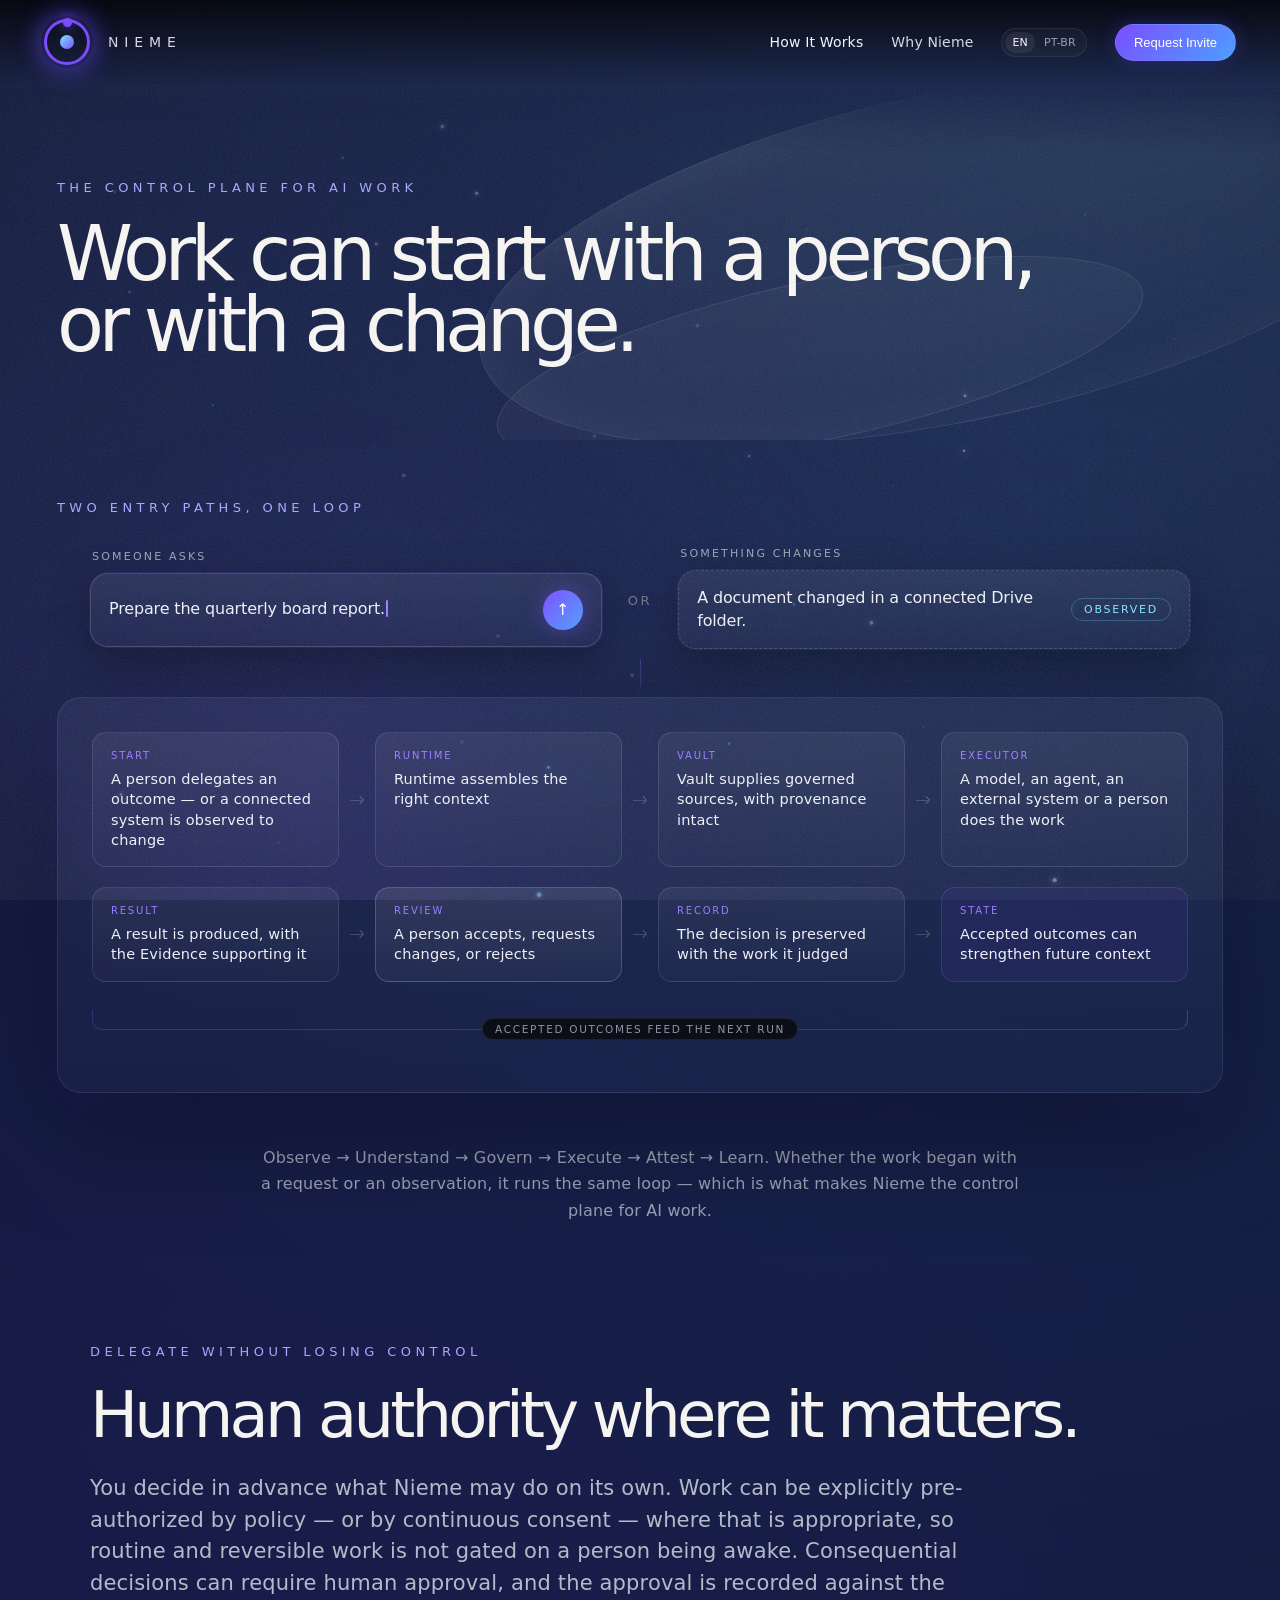
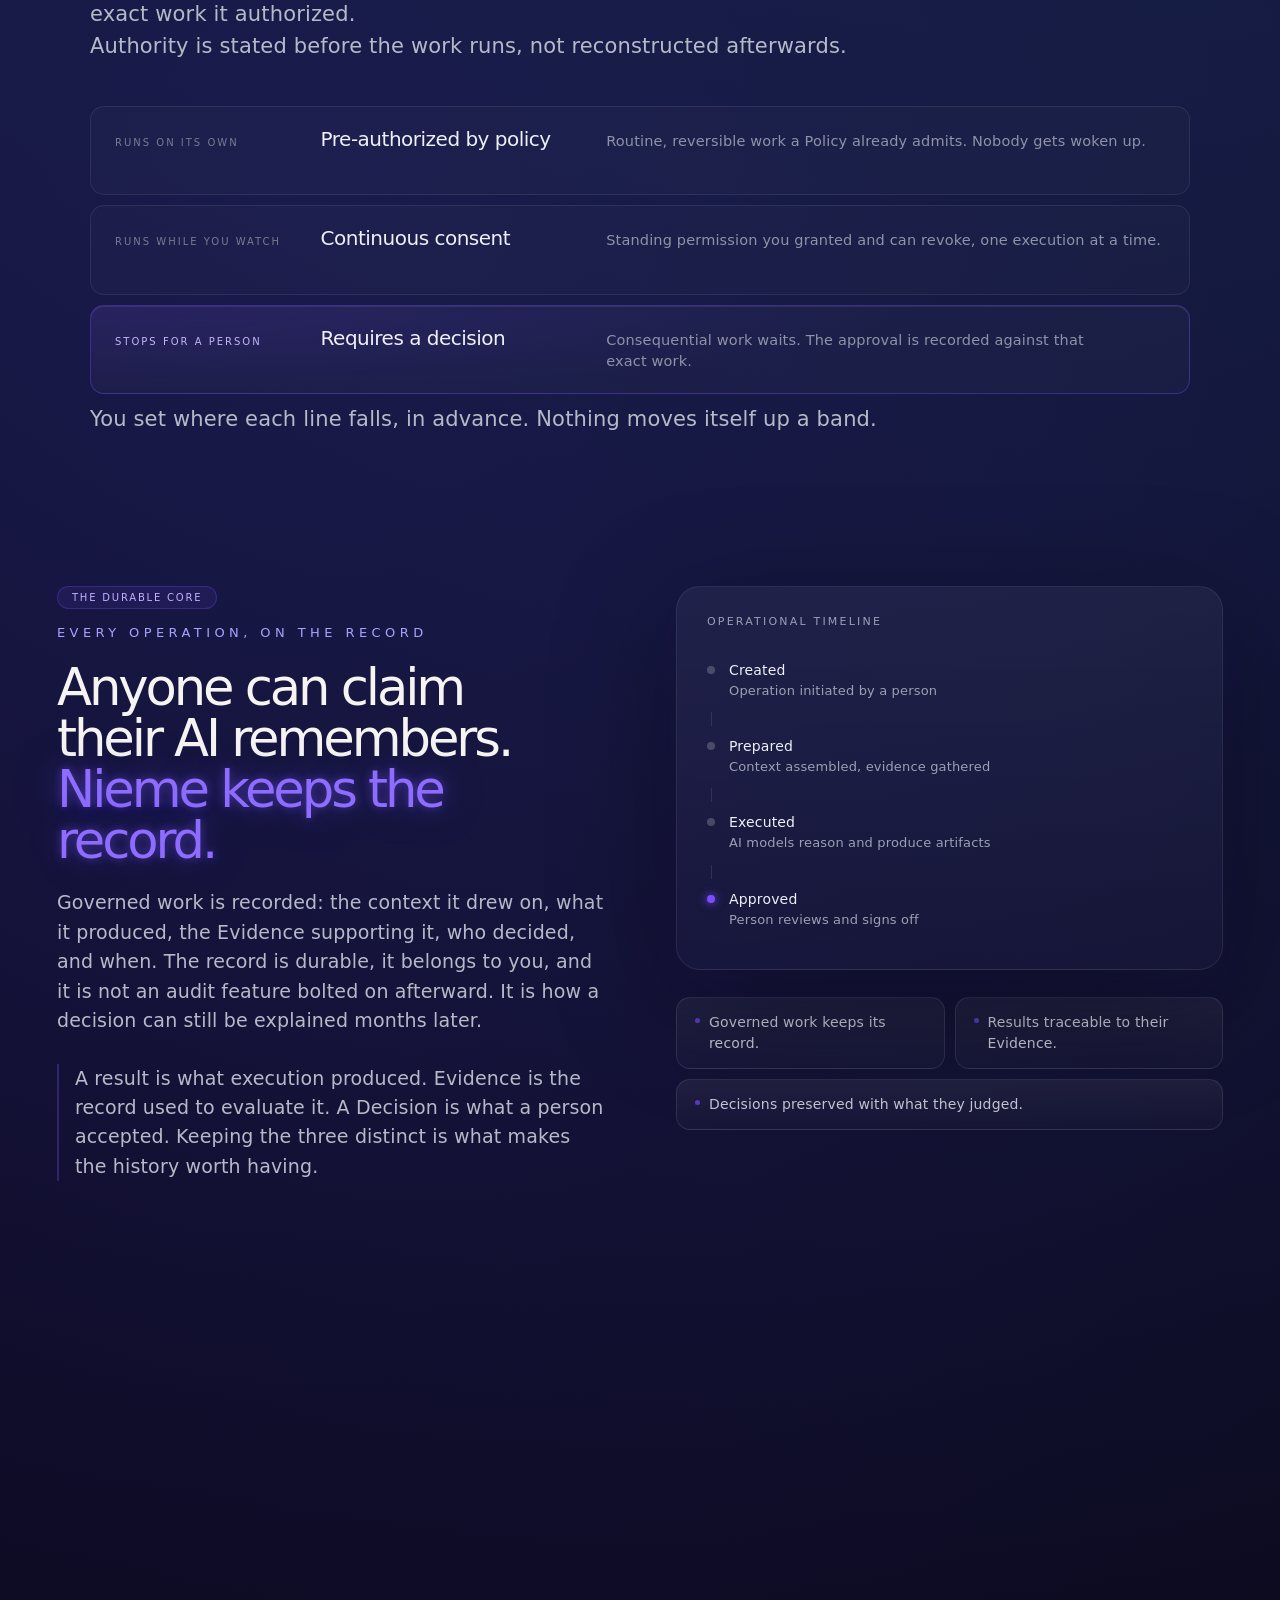
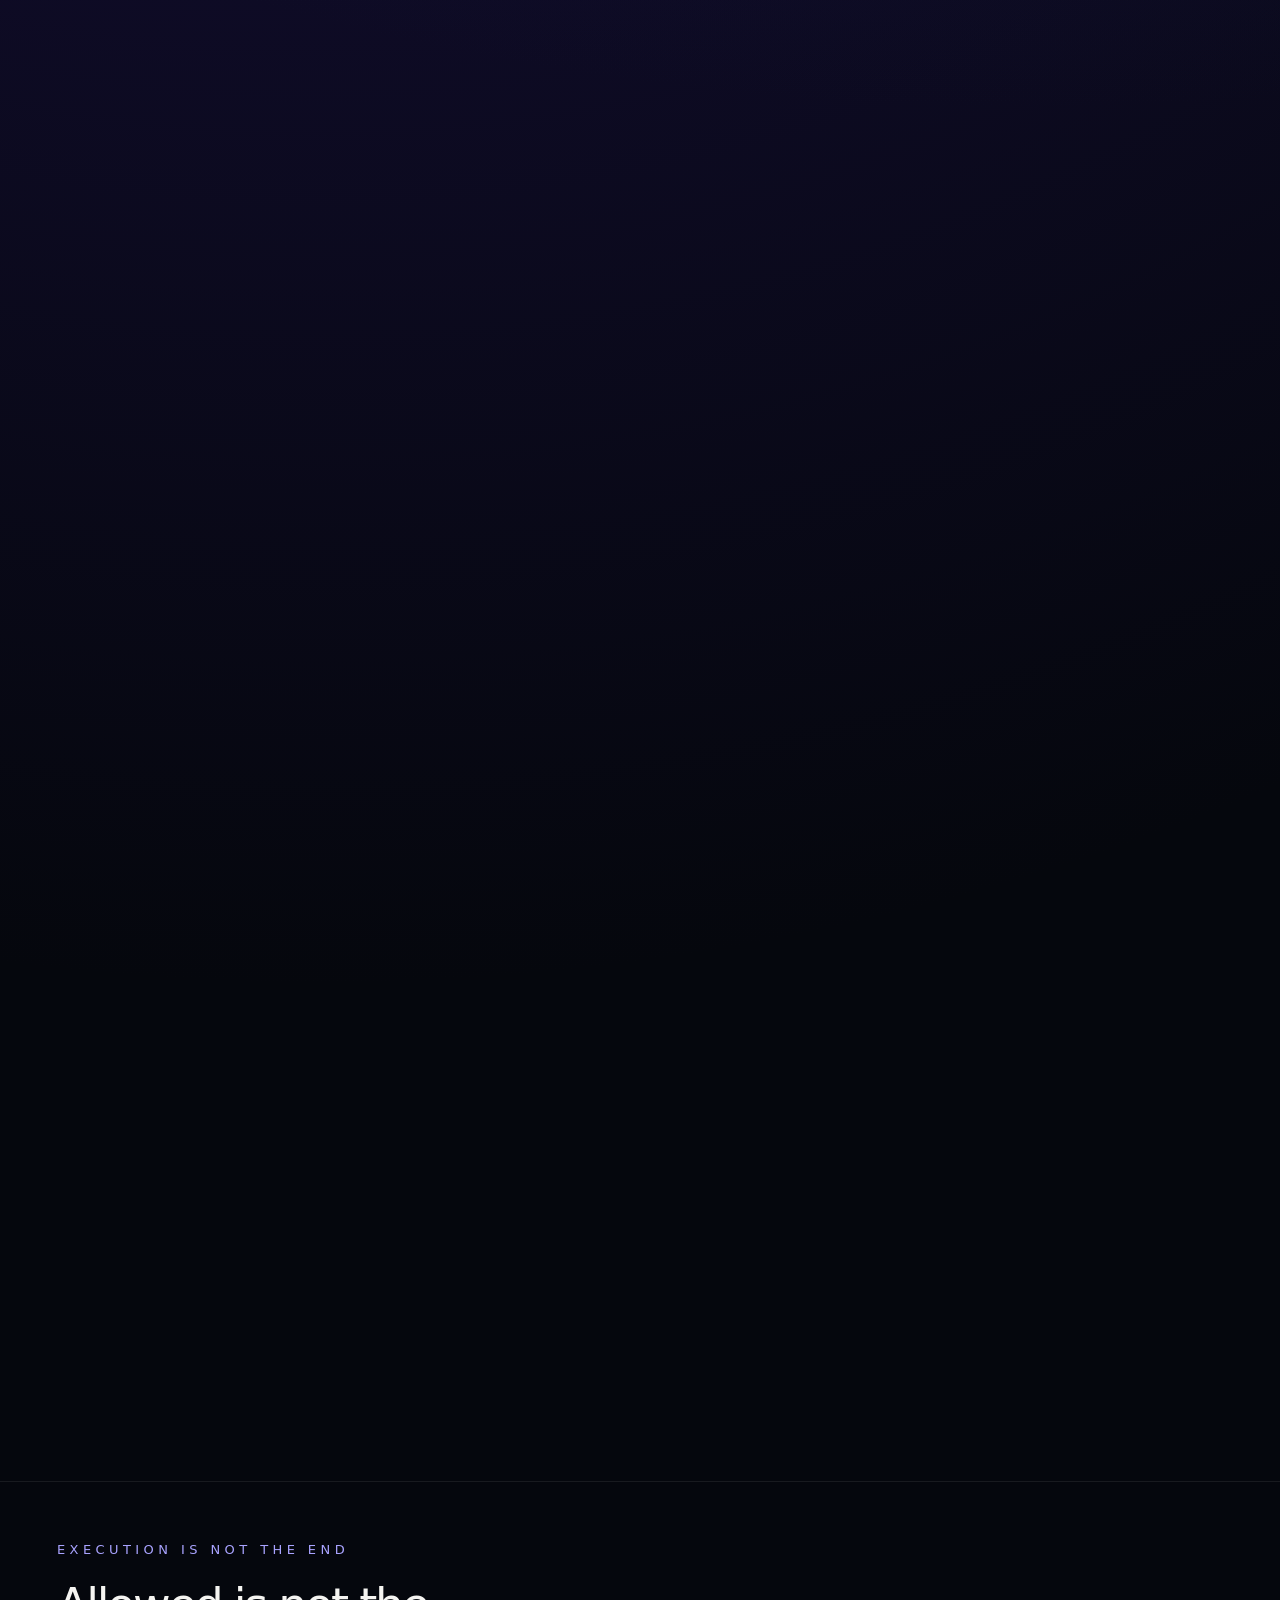
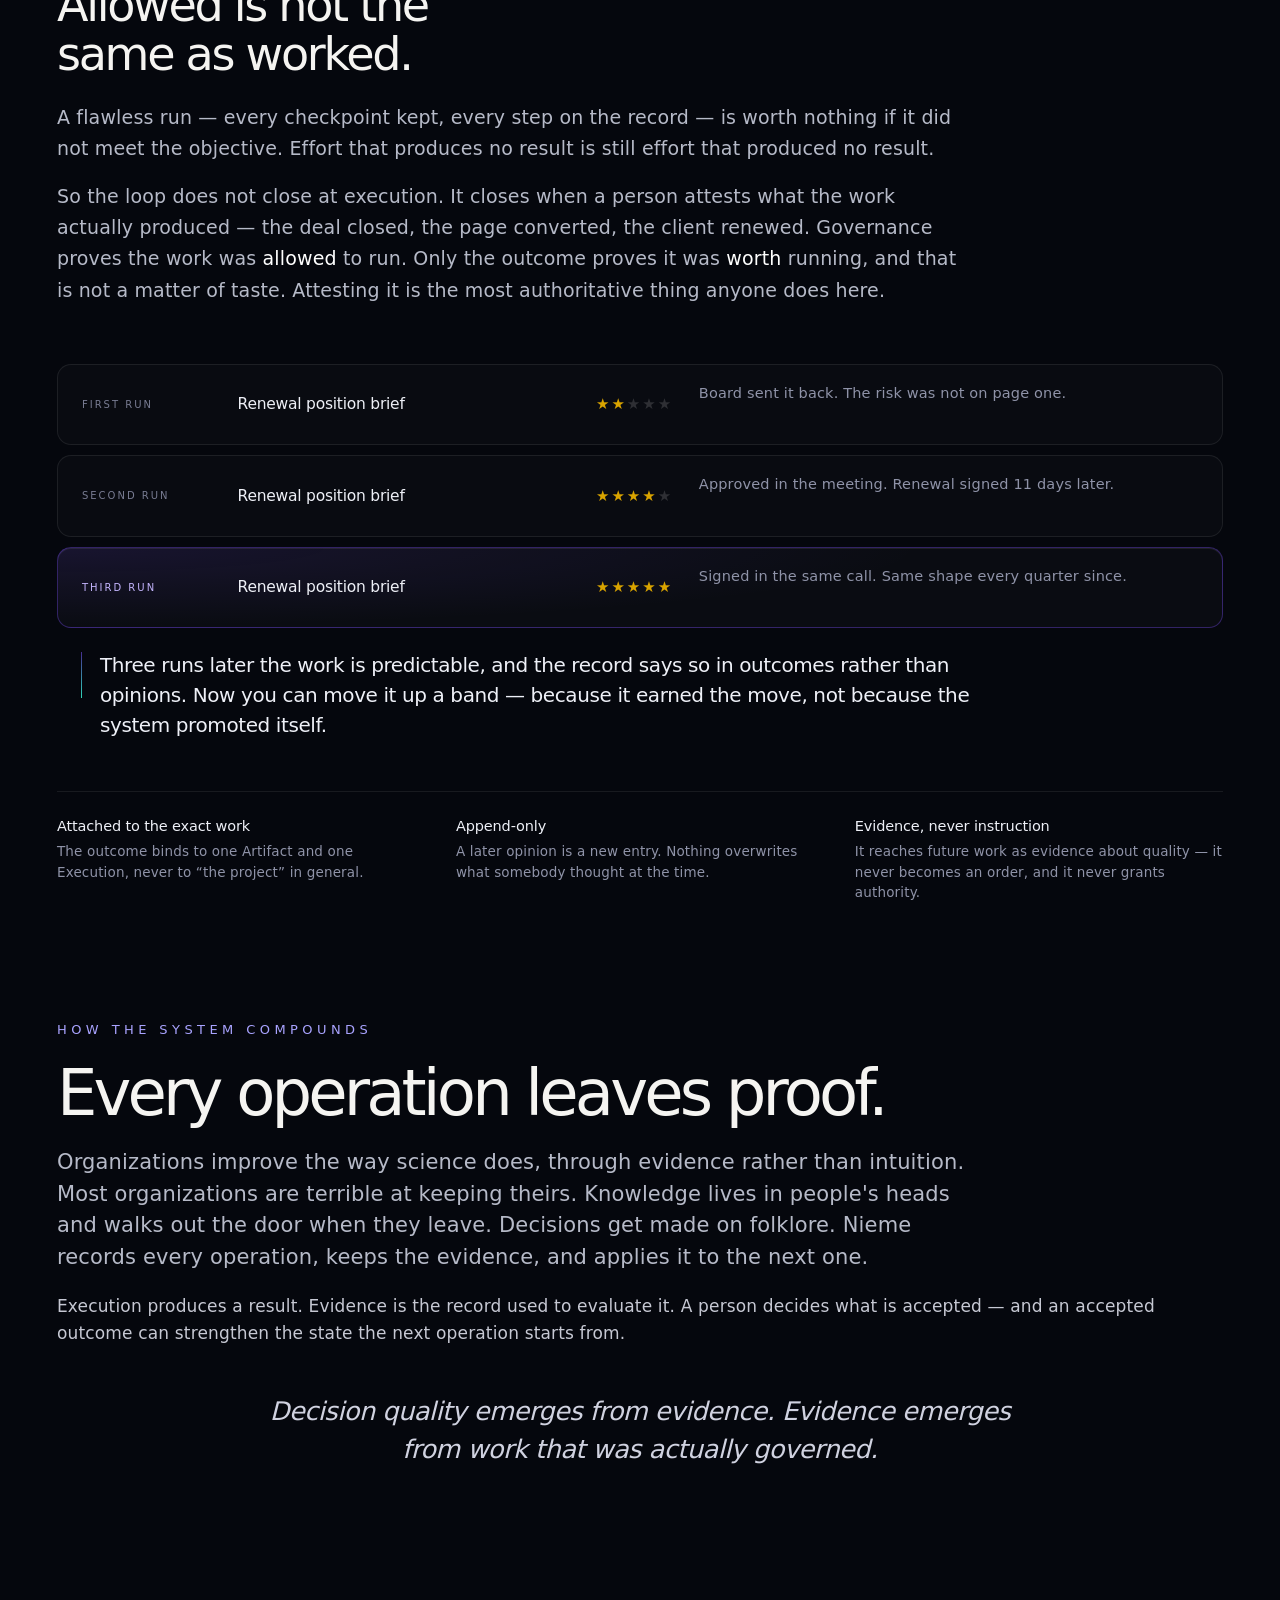
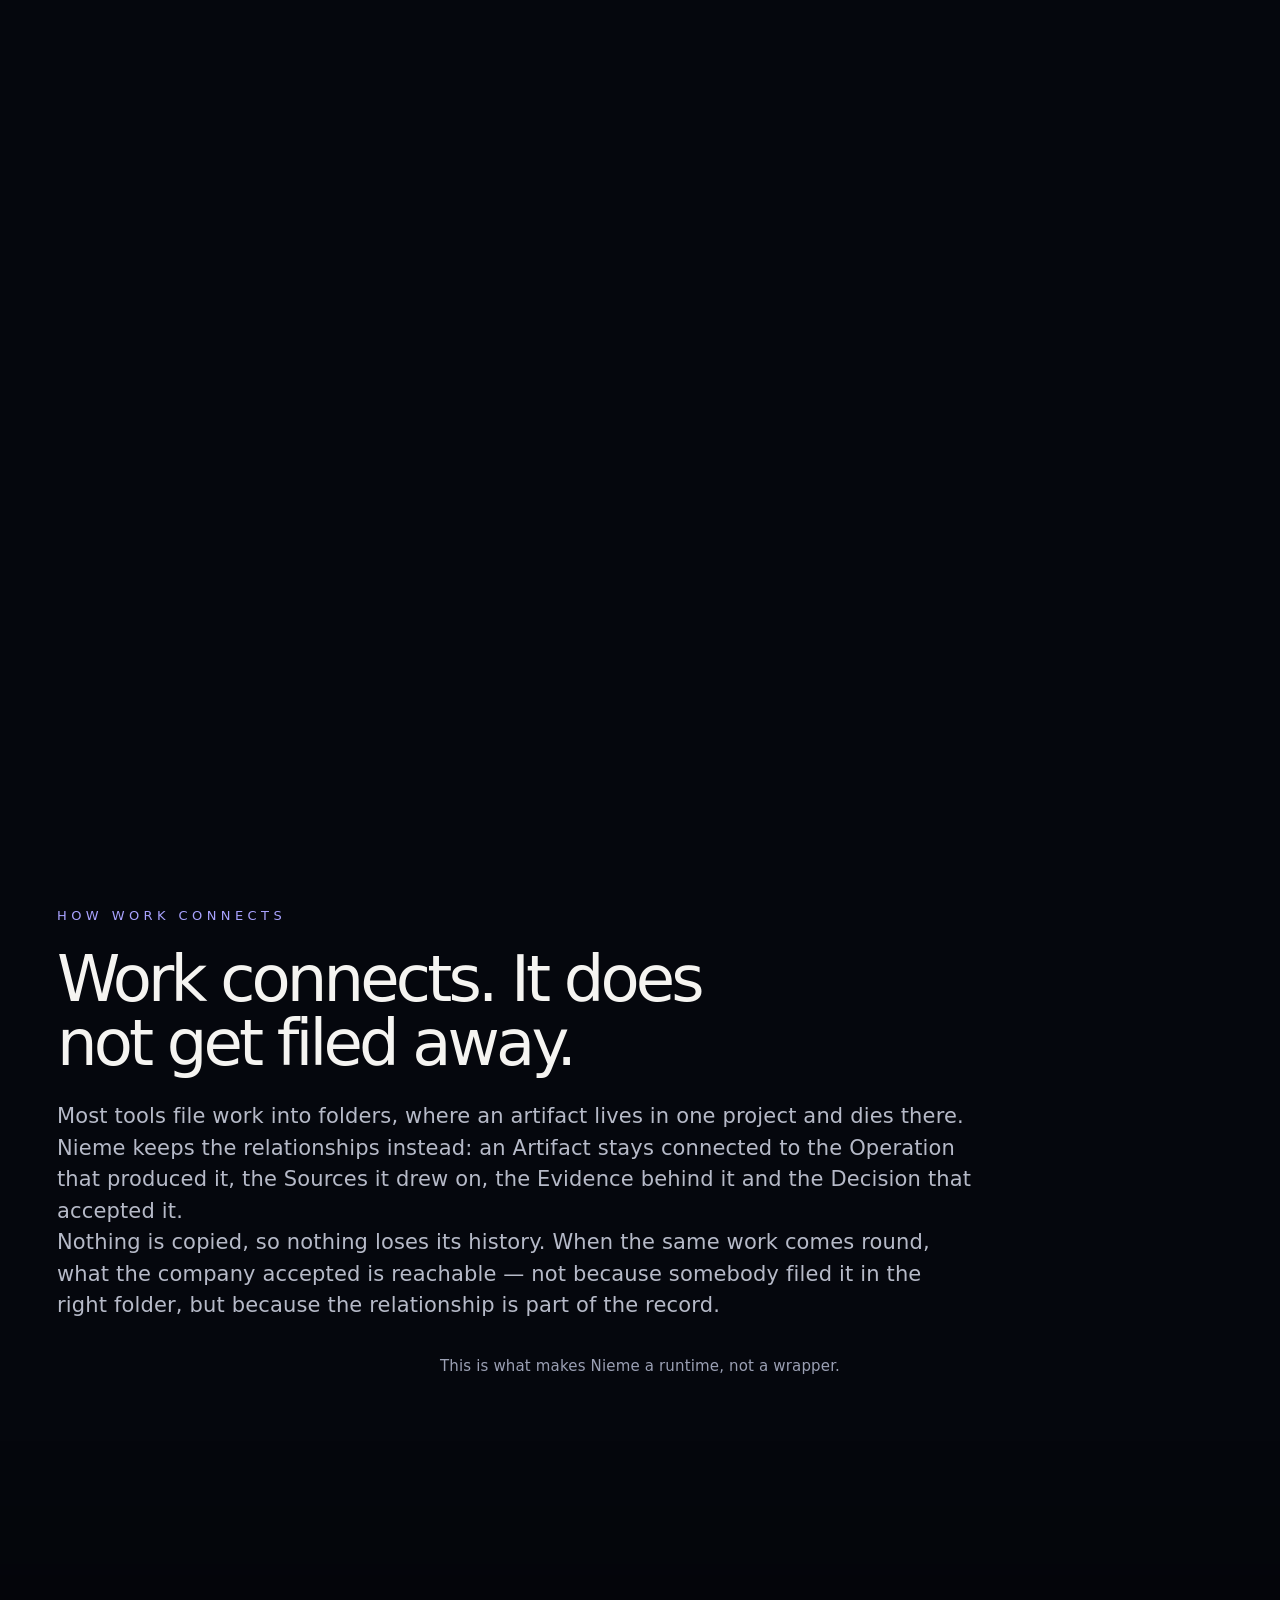
<file: how-it-works.html>
<!doctype html>
<html lang="en">
<head>
  <meta charset="utf-8" />
  <meta name="viewport" content="width=device-width, initial-scale=1" />
  <title>How It Works | Nieme</title>
  <meta name="description" content="How the Nieme control plane works: work starts when someone asks or when a connected system changes, then runs one governed loop — observe, understand, govern, execute, attest, learn." />
  <meta property="og:title" content="How It Works | Nieme" />
  <meta property="og:description" content="One governed loop: observe, understand, govern, execute, attest, learn. See how Nieme works." />
  <meta property="og:type" content="website" />
  <meta property="og:url" content="https://nieme.ai/how-it-works" />
  <meta property="og:site_name" content="Nieme" />
  <meta name="twitter:card" content="summary_large_image" />
  <link rel="canonical" href="https://nieme.ai/how-it-works" />
  <link rel="alternate" hreflang="en" href="https://nieme.ai/how-it-works" />
  <link rel="alternate" hreflang="pt-BR" href="https://nieme.ai/pt-br/how-it-works" />
  <link rel="alternate" hreflang="x-default" href="https://nieme.ai/how-it-works" />
  <link rel="icon" href="/favicon.svg" type="image/svg+xml" />
  <link rel="stylesheet" href="./styles.css" />
</head>
<body class="page-inner">
  <canvas class="pulse" data-pulse aria-hidden="true"></canvas>
  <div class="grain"></div>
  <header class="nav">
    <a class="brand" href="/">
      <span class="glyph"><i></i><b></b></span>
      <span>NIEME</span>
    </a>
    <button class="nav-toggle" type="button" aria-label="Menu" aria-expanded="false" aria-controls="site-nav">
      <span></span><span></span><span></span>
    </button>
    <nav id="site-nav">
      <a href="/how-it-works" class="nav-active">How It Works</a>
      <a href="/why-nieme">Why Nieme</a>
      <div class="locale-switcher" role="group" aria-label="Language">
        <a href="/how-it-works" lang="en" hreflang="en" class="locale-active" aria-current="page">EN</a>
        <a href="/pt-br/how-it-works" lang="pt-BR" hreflang="pt-BR">PT-BR</a>
      </div>
      <button class="button primary" type="button" data-invite-trigger>Request Invite</button>
    </nav>
  </header>

  <main>

    <!-- INNER PAGE HERO -->
    <section class="hero">
      <div class="hero-bg">
        <div class="arch arch-one"></div>
        <div class="arch arch-two"></div>
      </div>
      <div class="kicker">THE CONTROL PLANE FOR AI WORK</div>
      <h1>Work can start with a person,<br>or with a change.</h1>
    </section>

    <!-- SECTION 1: OPERATION LIFECYCLE -->
    <section class="lifecycle">
      <div class="section-title lifecycle-header">
        <div class="eyebrow">TWO ENTRY PATHS, ONE LOOP</div>
      </div>
      <div class="hiw-entries">
        <div class="hiw-entry">
            <div class="composer-label">Someone asks</div>
            <div class="composer-field">
              <span class="composer-text">Prepare the quarterly board report.<span class="composer-cursor" aria-hidden="true"></span></span>
              <div class="composer-send" aria-hidden="true">↑</div>
            </div>
        </div>
        <div class="hiw-or" aria-hidden="true">or</div>
        <div class="hiw-entry">
            <div class="composer-label">Something changes</div>
            <div class="composer-field composer-field--observed">
              <span class="composer-text">A document changed in a connected Drive folder.</span>
              <div class="composer-observed" aria-hidden="true">observed</div>
            </div>
        </div>
      </div>
      <div class="composer-down"></div>
      <div class="lifecycle-flow card-surface">
        <div class="lifecycle-node">
          <span class="lifecycle-node-label">START</span>
          A person delegates an outcome — or a connected system is observed to change
        </div>
        <div class="lifecycle-node">
          <span class="lifecycle-node-label">RUNTIME</span>
          Runtime assembles the right context
        </div>
        <div class="lifecycle-node">
          <span class="lifecycle-node-label">VAULT</span>
          Vault supplies governed sources, with provenance intact
        </div>
        <div class="lifecycle-node">
          <span class="lifecycle-node-label">EXECUTOR</span>
          A model, an agent, an external system or a person does the work
        </div>
        <div class="lifecycle-node">
          <span class="lifecycle-node-label">RESULT</span>
          A result is produced, with the Evidence supporting it
        </div>
        <div class="lifecycle-node lifecycle-node--review">
          <span class="lifecycle-node-label">REVIEW</span>
          A person accepts, requests changes, or rejects
        </div>
        <div class="lifecycle-node">
          <span class="lifecycle-node-label">RECORD</span>
          The decision is preserved with the work it judged
        </div>
        <div class="lifecycle-node lifecycle-node--bright">
          <span class="lifecycle-node-label">STATE</span>
          Accepted outcomes can strengthen future context
        </div>
        <div class="lifecycle-return" aria-hidden="true"><span>Accepted outcomes feed the next run</span></div>
      </div>
      <p class="lifecycle-caption">Observe → Understand → Govern → Execute → Attest → Learn. Whether the work began with a request or an observation, it runs the same loop — which is what makes Nieme the control plane for AI work.</p>
    </section>

    <!-- SECTION 2: GOVERNANCE -->
    <section class="flow">
      <div class="section-copy section-title">
        <div class="eyebrow">DELEGATE WITHOUT LOSING CONTROL</div>
        <h2>Human authority where it matters.</h2>
        <p>You decide in advance what Nieme may do on its own. Work can be explicitly pre-authorized by policy — or by continuous consent — where that is appropriate, so routine and reversible work is not gated on a person being awake. Consequential decisions can require human approval, and the approval is recorded against the exact work it authorized.</p>
        <p>Authority is stated before the work runs, not reconstructed afterwards.</p>
        <div class="au">
          <div class="au-band">
            <span class="au-cap">RUNS ON ITS OWN</span>
            <span class="au-title">Pre-authorized by policy</span>
            <span class="au-note">Routine, reversible work a Policy already admits. Nobody gets woken up.</span>
          </div>
          <div class="au-band">
            <span class="au-cap">RUNS WHILE YOU WATCH</span>
            <span class="au-title">Continuous consent</span>
            <span class="au-note">Standing permission you granted and can revoke, one execution at a time.</span>
          </div>
          <div class="au-band au-band--stop">
            <span class="au-cap">STOPS FOR A PERSON</span>
            <span class="au-title">Requires a decision</span>
            <span class="au-note">Consequential work waits. The approval is recorded against that exact work.</span>
          </div>
          <p class="au-foot">You set where each line falls, in advance. Nothing moves itself up a band.</p>
        </div>
      </div>
    </section>

    <!-- SECTION 3: THE LEDGER -->
    <section class="ledger">
      <div class="ledger-content">
        <div class="ledger-text">
          <div class="ledger-invention-tag">The durable core</div>
          <div class="eyebrow">EVERY OPERATION, ON THE RECORD</div>
          <h2>Anyone can claim their AI remembers.<br><em class="glow">Nieme keeps the record.</em></h2>
          <p>Governed work is recorded: the context it drew on, what it produced, the Evidence supporting it, who decided, and when. The record is durable, it belongs to you, and it is not an audit feature bolted on afterward. It is how a decision can still be explained months later.</p>
          <p class="ledger-invention-note">A result is what execution produced. Evidence is the record used to evaluate it. A Decision is what a person accepted. Keeping the three distinct is what makes the history worth having.</p>
        </div>
        <div class="ledger-right">
          <div class="ledger-visual card-surface">
            <div class="timeline-label-top">OPERATIONAL TIMELINE</div>
            <div class="timeline-track">
              <div class="timeline-item">
                <div class="timeline-dot"></div>
                <div class="timeline-info">
                  <span class="timeline-step-label">Created</span>
                  <span class="timeline-step-sub">Operation initiated by a person</span>
                </div>
              </div>
              <div class="timeline-connector-line"></div>
              <div class="timeline-item">
                <div class="timeline-dot"></div>
                <div class="timeline-info">
                  <span class="timeline-step-label">Prepared</span>
                  <span class="timeline-step-sub">Context assembled, evidence gathered</span>
                </div>
              </div>
              <div class="timeline-connector-line"></div>
              <div class="timeline-item">
                <div class="timeline-dot"></div>
                <div class="timeline-info">
                  <span class="timeline-step-label">Executed</span>
                  <span class="timeline-step-sub">AI models reason and produce artifacts</span>
                </div>
              </div>
              <div class="timeline-connector-line"></div>
              <div class="timeline-item">
                <div class="timeline-dot timeline-dot--active"></div>
                <div class="timeline-info">
                  <span class="timeline-step-label">Approved</span>
                  <span class="timeline-step-sub">Person reviews and signs off</span>
                </div>
              </div>
            </div>
          </div>
          <div class="chip-row">
            <div class="chip">Governed work keeps its record.</div>
            <div class="chip">Results traceable to their Evidence.</div>
            <div class="chip">Decisions preserved with what they judged.</div>
          </div>
        </div>
      </div>
    </section>

    <!-- SECTION 4: THE VAULT -->
    <section class="flow">
      <div class="section-copy section-title">
        <div class="eyebrow">GOVERNED SOURCES, WITH PROVENANCE</div>
        <h2>Vault preserves what the work is allowed to draw on.</h2>
        <p>Vault preserves the governed sources and material your Runtime can draw from, with provenance intact — so what informed a piece of work can be named, not guessed at.</p>
        <p>Vault is not the whole of what your organization knows. Durable institutional state also exists through Nieme's canonical records and relationships: Signals, Operations, Evidence, Decisions and Policies each persist in their own right.</p>
      </div>
    </section>

    <!-- SECTION 5: RUNTIME & CONTEXT PLANNING -->
    <section class="flow">
      <div class="section-copy section-title">
        <div class="eyebrow">CONTEXT BEFORE INTELLIGENCE</div>
        <h2>Nieme decides what the models should know.</h2>
        <p>Before any AI begins working, the Runtime works out what the request actually is, what knowledge is relevant, what policies apply, and what past work matters. Only then is the right context assembled and handed to a model. Your whole organization never gets shipped wholesale to a model. Models reason. The Runtime decides what they should see.</p>
      </div>
      <div class="uiw ui-ctx">
        <div class="uiw-head ctx-head">
          <div>
            <div class="uiw-title">Context package</div>
            <p class="uiw-sub">What this Operation was allowed to know &mdash; decided before anything ran, and kept.</p>
          </div>
          <span class="ctx-frozen">Frozen &middot; bddb9c53ce</span>
        </div>
        <div class="ctx-grid">
          <div class="ctx-col">
            <div class="ctx-cap ctx-cap--in">INCLUDED<span>6 passages &middot; 3 sources</span></div>
            <ul class="ctx-list">
              <li><span class="ctx-src">Q4 Campaign Brief.docx</span><span class="ctx-why">admitted Source &middot; v4</span></li>
              <li><span class="ctx-src">Brand Guidelines</span><span class="ctx-why">admitted Source &middot; v11</span></li>
              <li><span class="ctx-src">Renewal terms, accepted 12 Sep</span><span class="ctx-why">accepted Decision</span></li>
            </ul>
          </div>
          <div class="ctx-col">
            <div class="ctx-cap ctx-cap--out">EXCLUDED<span>9 passages</span></div>
            <ul class="ctx-list ctx-list--out">
              <li><span class="ctx-src">#launch-q4 &middot; 4 messages</span><span class="ctx-why">observation, not authority</span></li>
              <li><span class="ctx-src">Draft pricing sheet</span><span class="ctx-why">not an admitted Source</span></li>
              <li><span class="ctx-src">3 older passages</span><span class="ctx-why">below the relevance bar</span></li>
            </ul>
          </div>
        </div>
        <div class="ctx-foot">
          <span class="ctx-budget"><b>Budget</b> 3,180 / 8,192 tokens</span>
          <span class="ctx-note">The exclusions are part of the record too. What a model was not allowed to see is as durable as what it was.</span>
        </div>
      </div>
    </section>

    <!-- EXECUTION IS NOT THE END -->
    <section class="feedback">
      <div class="section-copy section-title">
        <div class="eyebrow">EXECUTION IS NOT THE END</div>
        <h2>Allowed is not the same as worked.</h2>
        <p>A flawless run &mdash; every checkpoint kept, every step on the record &mdash; is worth nothing if it did not meet the objective. Effort that produces no result is still effort that produced no result.</p>
        <p>So the loop does not close at execution. It closes when a person attests what the work actually produced &mdash; the deal closed, the page converted, the client renewed. Governance proves the work was <em>allowed</em> to run. Only the outcome proves it was <em>worth</em> running, and that is not a matter of taste. Attesting it is the most authoritative thing anyone does here.</p>
      </div>
      <div class="fb">
        <div class="fb-runs">
          <div class="fb-run">
            <span class="fb-when">FIRST RUN</span>
            <span class="fb-res">Renewal position brief</span>
            <span class="fb-stars" aria-label="2/5"><span class="fb-s">&#9733;</span><span class="fb-s">&#9733;</span><span class="fb-s is-off">&#9733;</span><span class="fb-s is-off">&#9733;</span><span class="fb-s is-off">&#9733;</span></span>
            <span class="fb-note">Board sent it back. The risk was not on page one.</span>
          </div>
          <div class="fb-run">
            <span class="fb-when">SECOND RUN</span>
            <span class="fb-res">Renewal position brief</span>
            <span class="fb-stars" aria-label="4/5"><span class="fb-s">&#9733;</span><span class="fb-s">&#9733;</span><span class="fb-s">&#9733;</span><span class="fb-s">&#9733;</span><span class="fb-s is-off">&#9733;</span></span>
            <span class="fb-note">Approved in the meeting. Renewal signed 11 days later.</span>
          </div>
          <div class="fb-run fb-run--best">
            <span class="fb-when">THIRD RUN</span>
            <span class="fb-res">Renewal position brief</span>
            <span class="fb-stars" aria-label="5/5"><span class="fb-s">&#9733;</span><span class="fb-s">&#9733;</span><span class="fb-s">&#9733;</span><span class="fb-s">&#9733;</span><span class="fb-s">&#9733;</span></span>
            <span class="fb-note">Signed in the same call. Same shape every quarter since.</span>
          </div>
        </div>
        <div class="fb-arrive">
          <span class="fb-arrive-line" aria-hidden="true"></span>
          <p>Three runs later the work is predictable, and the record says so in outcomes rather than opinions. Now you can move it up a band &mdash; because it earned the move, not because the system promoted itself.</p>
        </div>
        <div class="fb-law">
          <div class="fb-law-item"><b>Attached to the exact work</b><span>The outcome binds to one Artifact and one Execution, never to &ldquo;the project&rdquo; in general.</span></div>
          <div class="fb-law-item"><b>Append-only</b><span>A later opinion is a new entry. Nothing overwrites what somebody thought at the time.</span></div>
          <div class="fb-law-item"><b>Evidence, never instruction</b><span>It reaches future work as evidence about quality &mdash; it never becomes an order, and it never grants authority.</span></div>
        </div>
      </div>
    </section>

    <!-- SECTION 6: EVERY OPERATION IS AN EXPERIMENT -->
    <section class="experiment">
      <div class="section-title">
        <div class="eyebrow">HOW THE SYSTEM COMPOUNDS</div>
        <h2>Every operation leaves proof.</h2>
        <p class="experiment-lead">Organizations improve the way science does, through evidence rather than intuition. Most organizations are terrible at keeping theirs. Knowledge lives in people's heads and walks out the door when they leave. Decisions get made on folklore. Nieme records every operation, keeps the evidence, and applies it to the next one.</p>
      </div>
      <p class="experiment-closing">Execution produces a result. Evidence is the record used to evaluate it. A person decides what is accepted — and an accepted outcome can strengthen the state the next operation starts from.</p>
      <p class="experiment-pullquote">Decision quality emerges from evidence. Evidence emerges from work that was actually governed.</p>
    </section>

    <!-- SECTION 7: PLATFORM ARCHITECTURE (orbital diagram lives here) -->
    <section id="runtime-intelligence" class="runtime-intelligence reveal">
      <div class="section-copy section-title">
        <div class="eyebrow">HOW THE RUNTIME IS BUILT</div>
        <div class="platform-arch-body">
          <p class="os-intro">Nieme separates the parts most AI products fuse together. The control plane is what you operate; internally it is an institutional runtime — what you work in is the Workspace, and what persists behind it is the Runtime.</p>
          <div class="os-grid">

            <div class="os-card card-surface">
              <div class="os-card-icon">
                <svg width="32" height="32" viewBox="0 0 32 32" fill="none" aria-hidden="true">
                  <rect x="10" y="10" width="12" height="12" rx="2" stroke="currentColor" stroke-width="1.5"/>
                  <line x1="16" y1="3" x2="16" y2="10" stroke="currentColor" stroke-width="1.5" stroke-linecap="round"/>
                  <line x1="16" y1="22" x2="16" y2="29" stroke="currentColor" stroke-width="1.5" stroke-linecap="round"/>
                  <line x1="3" y1="16" x2="10" y2="16" stroke="currentColor" stroke-width="1.5" stroke-linecap="round"/>
                  <line x1="22" y1="16" x2="29" y2="16" stroke="currentColor" stroke-width="1.5" stroke-linecap="round"/>
                  <line x1="5" y1="5" x2="10" y2="10" stroke="currentColor" stroke-width="1.5" stroke-linecap="round"/>
                  <line x1="22" y1="10" x2="27" y2="5" stroke="currentColor" stroke-width="1.5" stroke-linecap="round"/>
                  <line x1="10" y1="22" x2="5" y2="27" stroke="currentColor" stroke-width="1.5" stroke-linecap="round"/>
                  <line x1="22" y1="22" x2="27" y2="27" stroke="currentColor" stroke-width="1.5" stroke-linecap="round"/>
                </svg>
              </div>
              <span class="os-card-system-label">The kernel</span>
              <h3 class="os-card-name">Runtime</h3>
              <p class="os-card-desc">Schedules operations, composes context, applies policy. It decides what each model should see.</p>
            </div>

            <div class="os-card card-surface">
              <div class="os-card-icon">
                <svg width="32" height="32" viewBox="0 0 32 32" fill="none" aria-hidden="true">
                  <rect x="8" y="8" width="16" height="16" rx="3" stroke="currentColor" stroke-width="1.5"/>
                  <rect x="13" y="13" width="6" height="6" rx="1" fill="currentColor" opacity=".35"/>
                  <line x1="12" y1="4" x2="12" y2="8" stroke="currentColor" stroke-width="1.5" stroke-linecap="round"/>
                  <line x1="20" y1="4" x2="20" y2="8" stroke="currentColor" stroke-width="1.5" stroke-linecap="round"/>
                  <line x1="12" y1="24" x2="12" y2="28" stroke="currentColor" stroke-width="1.5" stroke-linecap="round"/>
                  <line x1="20" y1="24" x2="20" y2="28" stroke="currentColor" stroke-width="1.5" stroke-linecap="round"/>
                  <line x1="4" y1="12" x2="8" y2="12" stroke="currentColor" stroke-width="1.5" stroke-linecap="round"/>
                  <line x1="4" y1="20" x2="8" y2="20" stroke="currentColor" stroke-width="1.5" stroke-linecap="round"/>
                  <line x1="24" y1="12" x2="28" y2="12" stroke="currentColor" stroke-width="1.5" stroke-linecap="round"/>
                  <line x1="24" y1="20" x2="28" y2="20" stroke="currentColor" stroke-width="1.5" stroke-linecap="round"/>
                </svg>
              </div>
              <span class="os-card-system-label">Reasoning</span>
              <h3 class="os-card-name">Models</h3>
              <p class="os-card-desc">Interchangeable reasoning providers. Swap them without losing your context, your record, or anything that matters.</p>
            </div>

            <div class="os-card card-surface">
              <div class="os-card-icon">
                <svg width="32" height="32" viewBox="0 0 32 32" fill="none" aria-hidden="true">
                  <ellipse cx="16" cy="10" rx="10" ry="4" stroke="currentColor" stroke-width="1.5"/>
                  <path d="M6 10v12c0 2.21 4.48 4 10 4s10-1.79 10-4V10" stroke="currentColor" stroke-width="1.5"/>
                  <path d="M6 16c0 2.21 4.48 4 10 4s10-1.79 10-4" stroke="currentColor" stroke-width="1.5"/>
                </svg>
              </div>
              <span class="os-card-system-label">Governed sources</span>
              <h3 class="os-card-name">Vault</h3>
              <p class="os-card-desc">The governed sources and material the Runtime may draw from, with provenance intact. Not the whole of institutional state — one substrate within it.</p>
            </div>

            <div class="os-card os-card--featured card-surface">
              <div class="os-card-icon">
                <svg width="32" height="32" viewBox="0 0 32 32" fill="none" aria-hidden="true">
                  <rect x="8" y="4" width="18" height="24" rx="2" stroke="currentColor" stroke-width="1.5"/>
                  <path d="M8 4C8 4 6 4 6 8V24C6 24 6 28 8 28" stroke="currentColor" stroke-width="1.5" stroke-linecap="round"/>
                  <line x1="13" y1="10" x2="22" y2="10" stroke="currentColor" stroke-width="1.5" stroke-linecap="round"/>
                  <line x1="13" y1="15" x2="22" y2="15" stroke="currentColor" stroke-width="1.5" stroke-linecap="round"/>
                  <line x1="13" y1="20" x2="18" y2="20" stroke="currentColor" stroke-width="1.5" stroke-linecap="round"/>
                </svg>
              </div>
              <span class="os-card-system-label">Observation</span>
              <h3 class="os-card-name">Signals</h3>
              <p class="os-card-desc">What a connected system was observed to do. A Signal is an observation, not an instruction — and observing something never authorizes acting on it.</p>
            </div>

            <div class="os-card card-surface">
              <div class="os-card-icon">
                <svg width="32" height="32" viewBox="0 0 32 32" fill="none" aria-hidden="true">
                  <rect x="4" y="6" width="24" height="20" rx="3" stroke="currentColor" stroke-width="1.5"/>
                  <line x1="4" y1="12" x2="28" y2="12" stroke="currentColor" stroke-width="1.5"/>
                  <circle cx="9" cy="9" r="1.5" fill="currentColor" opacity=".4"/>
                  <circle cx="14" cy="9" r="1.5" fill="currentColor" opacity=".4"/>
                  <path d="M9 19l3 3" stroke="currentColor" stroke-width="1.5" stroke-linecap="round"/>
                  <path d="M9 22h6" stroke="currentColor" stroke-width="1.5" stroke-linecap="round"/>
                </svg>
              </div>
              <span class="os-card-system-label">The interface</span>
              <h3 class="os-card-name">Theon</h3>
              <p class="os-card-desc">Nieme's persistent generalist interface to the Runtime. It helps people delegate work, assemble context and review outcomes. Theon is how you reach the Runtime — not the Runtime itself, and not bound to any one model.</p>
            </div>

            <div class="os-card card-surface">
              <div class="os-card-icon">
                <svg width="32" height="32" viewBox="0 0 32 32" fill="none" aria-hidden="true">
                  <circle cx="8" cy="8" r="4" stroke="currentColor" stroke-width="1.5"/>
                  <circle cx="24" cy="8" r="4" stroke="currentColor" stroke-width="1.5"/>
                  <circle cx="16" cy="24" r="4" stroke="currentColor" stroke-width="1.5"/>
                  <line x1="12" y1="8" x2="20" y2="8" stroke="currentColor" stroke-width="1.5" stroke-linecap="round"/>
                  <line x1="10" y1="11" x2="14" y2="21" stroke="currentColor" stroke-width="1.5" stroke-linecap="round"/>
                  <line x1="22" y1="11" x2="18" y2="21" stroke="currentColor" stroke-width="1.5" stroke-linecap="round"/>
                </svg>
              </div>
              <span class="os-card-system-label">Consequential work</span>
              <h3 class="os-card-name">Operations</h3>
              <p class="os-card-desc">The durable identity of consequential work, keeping objective, authority, execution, Evidence and outcome connected wherever the work happens. Evidence, Review and Decision travel with it.</p>
            </div>

          </div>
          <div class="os-substrate">
            <div class="os-substrate-label">NATIVE SYSTEM OBJECTS</div>
            <div class="os-substrate-copy">
              <h3>Built on <code>.on</code>.</h3>
              <p>Nieme's durable institutional representation. Signals, Operations, Executions, Artifacts, Evidence, Decisions, Policies, Roles and the relationships between them become <code>.on</code> state with stable identity and provenance. External APIs and agent payloads are translated into Nieme-owned state rather than stored as someone else's payload.</p>
            </div>
          </div>
          <p class="os-swap">Swap the model, the agent or the executor &mdash; reached over MCP servers, a provider API or an external agent runtime; keep everything that makes the work yours.</p>
        </div>
      </div>
    </section>

    <!-- SECTION 8: HOW WORK CONNECTS -->
    <section class="hierarchy">
      <div class="section-copy section-title">
        <div class="eyebrow">HOW WORK CONNECTS</div>
        <h2>Work connects. It does not get filed away.</h2>
        <p>Most tools file work into folders, where an artifact lives in one project and dies there. Nieme keeps the relationships instead: an Artifact stays connected to the Operation that produced it, the Sources it drew on, the Evidence behind it and the Decision that accepted it.</p>
        <p>Nothing is copied, so nothing loses its history. When the same work comes round, what the company accepted is reachable &mdash; not because somebody filed it in the right folder, but because the relationship is part of the record.</p>
      </div>
      <p class="hierarchy-caption">This is what makes Nieme a runtime, not a wrapper.</p>
    </section>

    <!-- CTA -->
    <section class="final statement-block">
      <h2>See it run.</h2>
      <p>Nieme is opening to a small group of operators.</p>
      <form class="invite-form" id="invite-form" novalidate>
        <label class="sr-only" for="invite-email">Email address</label>
        <input id="invite-email" name="email" type="email" autocomplete="email" placeholder="Email address" required />
        <button class="button primary" type="submit">Request Invite</button>
        <p class="invite-status" role="status" aria-live="polite"></p>
      </form>
    </section>

  </main>
  <footer>
    <span class="foot-line">Nieme. The control plane for AI work.</span>
    <nav class="foot-legal" aria-label="Legal">
      <a href="/privacy">Privacy</a>
      <a href="/terms">Terms</a>
    </nav>
  </footer>
  <script src="./script.js" defer></script>
</body>
</html>
</file>
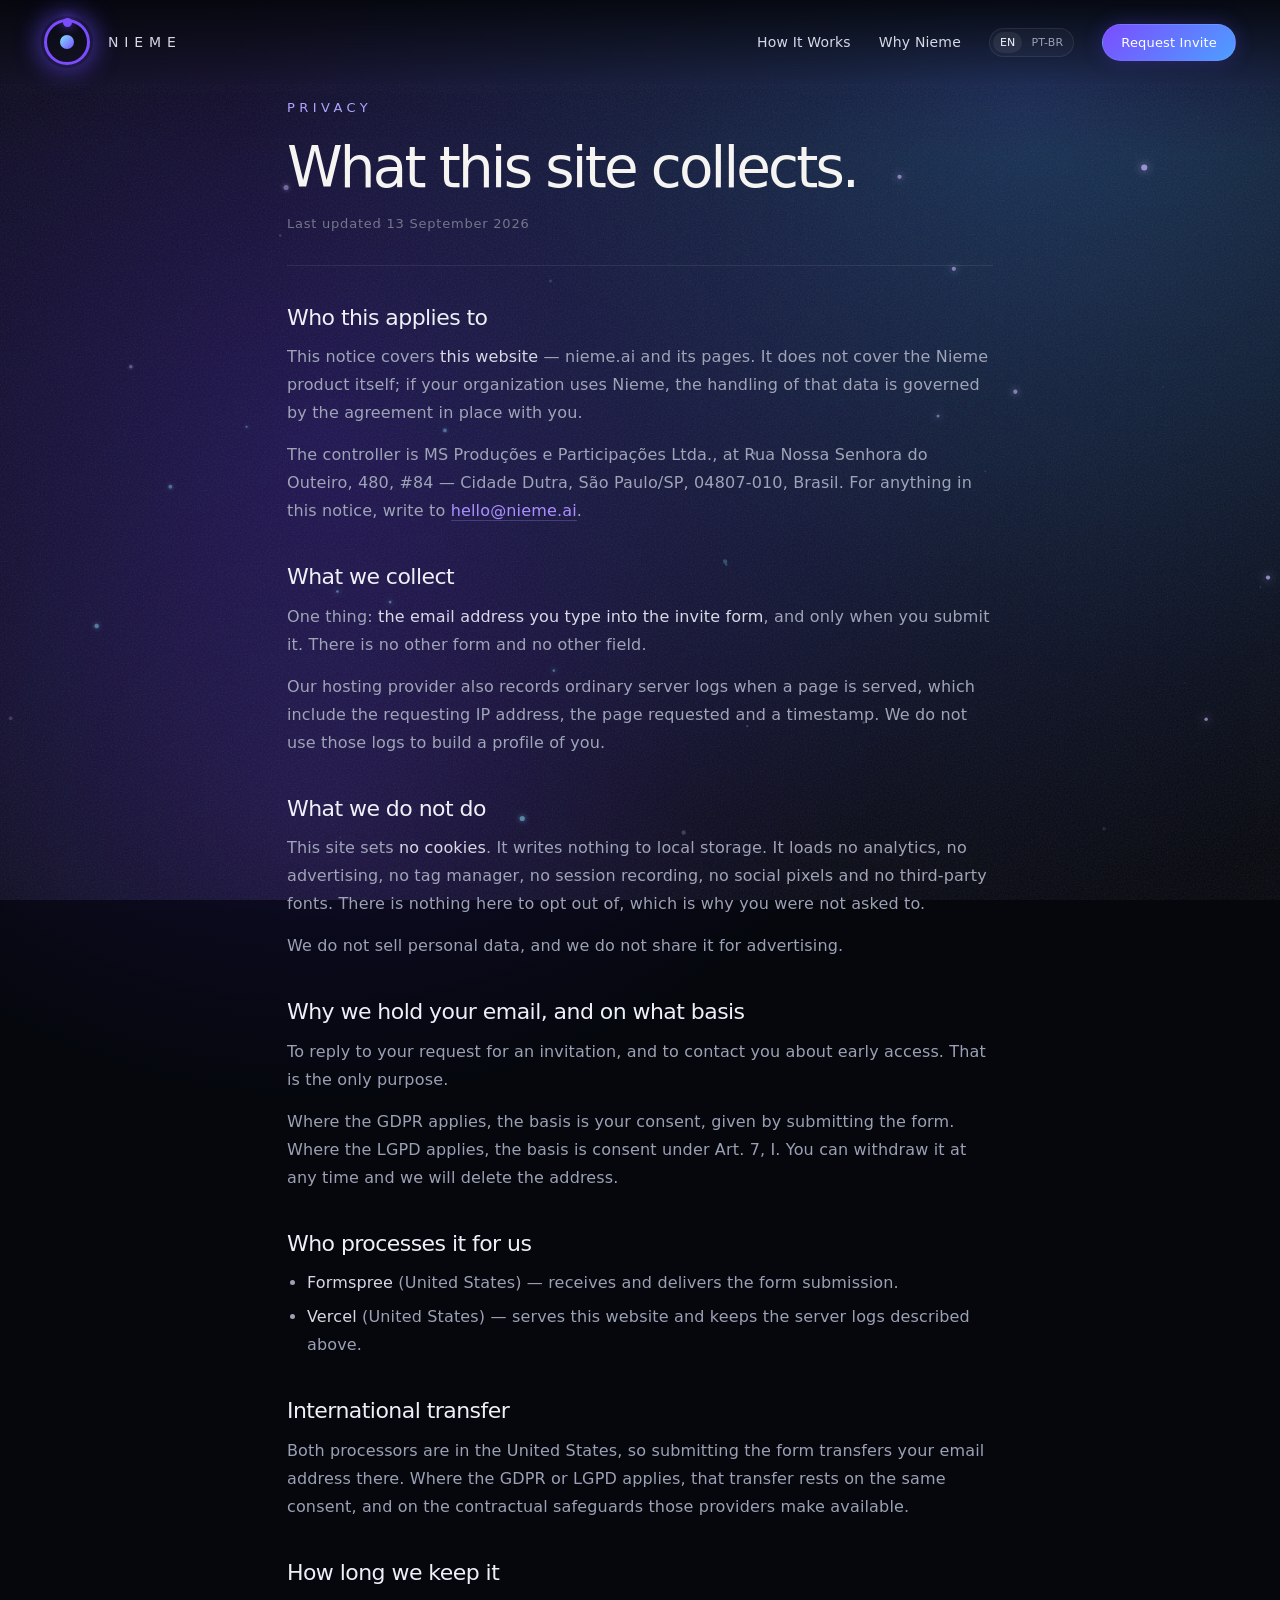
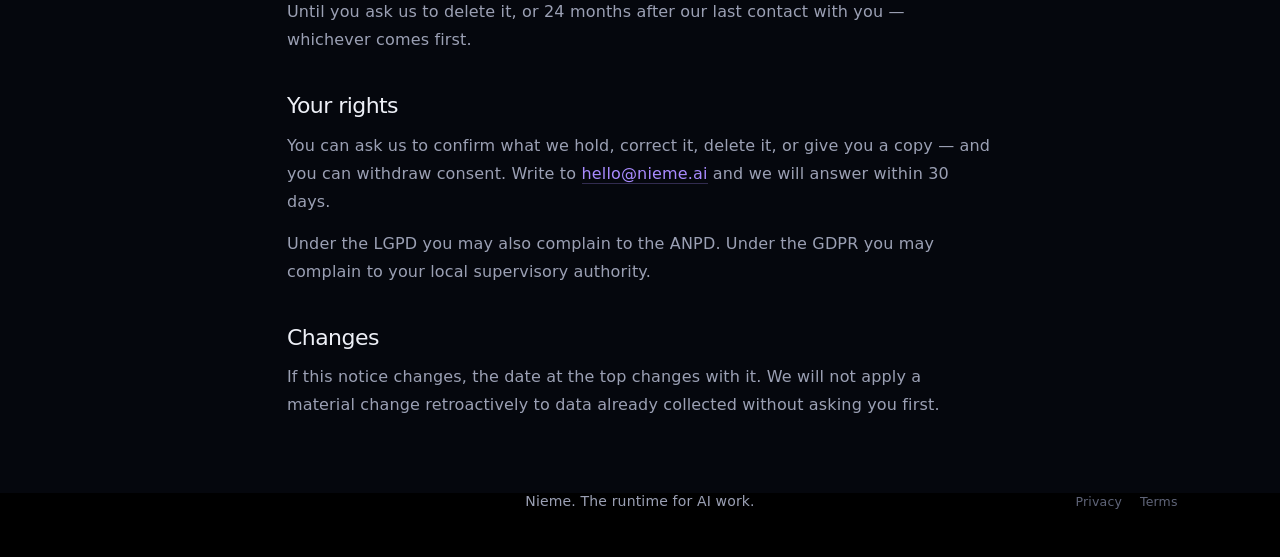
<file: privacy.html>
<!doctype html>
<html lang="en">
<head>
  <meta charset="utf-8" />
  <meta name="viewport" content="width=device-width, initial-scale=1" />
  <title>Privacy | Nieme</title>
  <meta name="description" content="What this website collects, and what it does not." />
  <meta name="robots" content="noindex, follow" />
  <link rel="canonical" href="https://nieme.ai/privacy" />
  <link rel="alternate" hreflang="en" href="https://nieme.ai/privacy" />
  <link rel="alternate" hreflang="pt-BR" href="https://nieme.ai/pt-br/privacy" />
  <link rel="alternate" hreflang="x-default" href="https://nieme.ai/privacy" />
  <link rel="icon" href="/favicon.svg" type="image/svg+xml" />
  <link rel="stylesheet" href="./styles.css" />
</head>
<body class="page-inner page-legal">
  <canvas class="pulse" data-pulse aria-hidden="true"></canvas>
  <div class="grain"></div>
  <header class="nav">
    <a class="brand" href="/">
      <span class="glyph"><i></i><b></b></span>
      <span>NIEME</span>
    </a>
    <button class="nav-toggle" type="button" aria-label="Menu" aria-expanded="false" aria-controls="site-nav">
      <span></span><span></span><span></span>
    </button>
    <nav id="site-nav">
      <a href="/how-it-works">How It Works</a>
      <a href="/why-nieme">Why Nieme</a>
      <div class="locale-switcher" role="group" aria-label="Language">
        <a href="/privacy" lang="en" hreflang="en" class="locale-active" aria-current="page">EN</a>
        <a href="/pt-br/privacy" lang="pt-BR" hreflang="pt-BR">PT-BR</a>
      </div>
      <a class="button primary" href="/#invite-form">Request Invite</a>
    </nav>
  </header>

  <main>
    <section class="legal">
      <div class="legal-head">
        <div class="eyebrow">PRIVACY</div>
        <h1>What this site collects.</h1>
        <p class="legal-meta">Last updated 13 September 2026</p>
      </div>
      <div class="legal-body">
        <h2>Who this applies to</h2>
        <p>This notice covers <strong>this website</strong> — nieme.ai and its pages. It does not cover the Nieme product itself; if your organization uses Nieme, the handling of that data is governed by the agreement in place with you.</p>
        <p>The controller is MS Produ&ccedil;&otilde;es e Participa&ccedil;&otilde;es Ltda., at Rua Nossa Senhora do Outeiro, 480, #84 &mdash; Cidade Dutra, S&atilde;o Paulo/SP, 04807-010, Brasil. For anything in this notice, write to <a href="mailto:hello@nieme.ai">hello@nieme.ai</a>.</p>
        <h2>What we collect</h2>
        <p>One thing: <strong>the email address you type into the invite form</strong>, and only when you submit it. There is no other form and no other field.</p>
        <p>Our hosting provider also records ordinary server logs when a page is served, which include the requesting IP address, the page requested and a timestamp. We do not use those logs to build a profile of you.</p>
        <h2>What we do not do</h2>
        <p>This site sets <strong>no cookies</strong>. It writes nothing to local storage. It loads no analytics, no advertising, no tag manager, no session recording, no social pixels and no third-party fonts. There is nothing here to opt out of, which is why you were not asked to.</p>
        <p>We do not sell personal data, and we do not share it for advertising.</p>
        <h2>Why we hold your email, and on what basis</h2>
        <p>To reply to your request for an invitation, and to contact you about early access. That is the only purpose.</p>
        <p>Where the GDPR applies, the basis is your consent, given by submitting the form. Where the LGPD applies, the basis is consent under Art. 7, I. You can withdraw it at any time and we will delete the address.</p>
        <h2>Who processes it for us</h2>
        <ul><li><strong>Formspree</strong> (United States) — receives and delivers the form submission.</li><li><strong>Vercel</strong> (United States) — serves this website and keeps the server logs described above.</li></ul>
        <h2>International transfer</h2>
        <p>Both processors are in the United States, so submitting the form transfers your email address there. Where the GDPR or LGPD applies, that transfer rests on the same consent, and on the contractual safeguards those providers make available.</p>
        <h2>How long we keep it</h2>
        <p>Until you ask us to delete it, or 24 months after our last contact with you &mdash; whichever comes first.</p>
        <h2>Your rights</h2>
        <p>You can ask us to confirm what we hold, correct it, delete it, or give you a copy — and you can withdraw consent. Write to <a href="mailto:hello@nieme.ai">hello@nieme.ai</a> and we will answer within 30 days.</p>
        <p>Under the LGPD you may also complain to the ANPD. Under the GDPR you may complain to your local supervisory authority.</p>
        <h2>Changes</h2>
        <p>If this notice changes, the date at the top changes with it. We will not apply a material change retroactively to data already collected without asking you first.</p>
      </div>
    </section>
  </main>
  <footer>
    <span class="foot-line">Nieme. The runtime for AI work.</span>
    <nav class="foot-legal" aria-label="Legal">
      <a href="/privacy">Privacy</a>
      <a href="/terms">Terms</a>
    </nav>
  </footer>
  <script src="./script.js" defer></script>
</body>
</html>
</file>
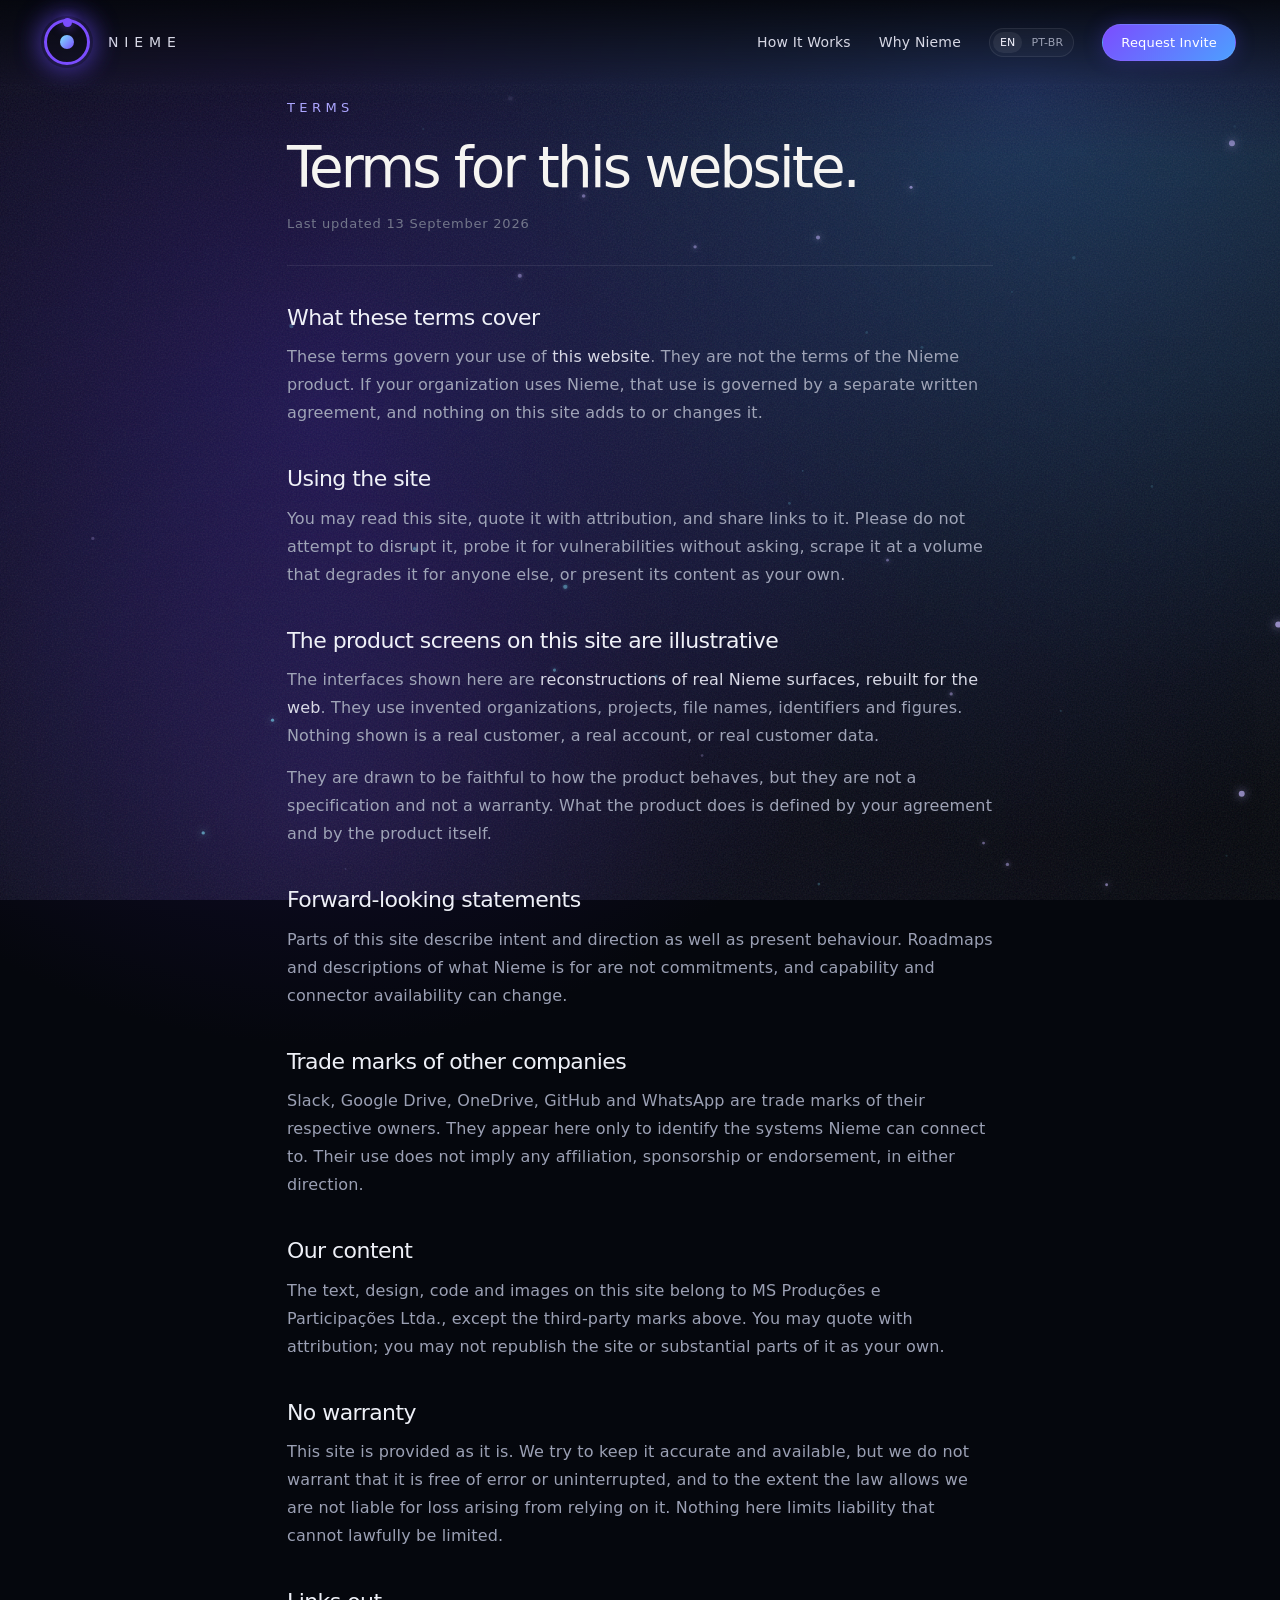
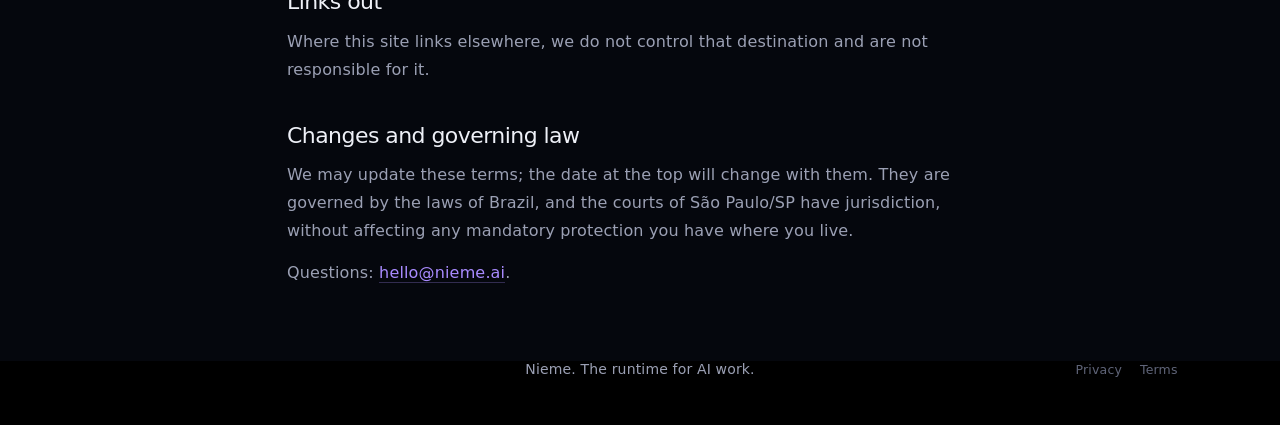
<file: terms.html>
<!doctype html>
<html lang="en">
<head>
  <meta charset="utf-8" />
  <meta name="viewport" content="width=device-width, initial-scale=1" />
  <title>Terms | Nieme</title>
  <meta name="description" content="Terms for using this website." />
  <meta name="robots" content="noindex, follow" />
  <link rel="canonical" href="https://nieme.ai/terms" />
  <link rel="alternate" hreflang="en" href="https://nieme.ai/terms" />
  <link rel="alternate" hreflang="pt-BR" href="https://nieme.ai/pt-br/terms" />
  <link rel="alternate" hreflang="x-default" href="https://nieme.ai/terms" />
  <link rel="icon" href="/favicon.svg" type="image/svg+xml" />
  <link rel="stylesheet" href="./styles.css" />
</head>
<body class="page-inner page-legal">
  <canvas class="pulse" data-pulse aria-hidden="true"></canvas>
  <div class="grain"></div>
  <header class="nav">
    <a class="brand" href="/">
      <span class="glyph"><i></i><b></b></span>
      <span>NIEME</span>
    </a>
    <button class="nav-toggle" type="button" aria-label="Menu" aria-expanded="false" aria-controls="site-nav">
      <span></span><span></span><span></span>
    </button>
    <nav id="site-nav">
      <a href="/how-it-works">How It Works</a>
      <a href="/why-nieme">Why Nieme</a>
      <div class="locale-switcher" role="group" aria-label="Language">
        <a href="/terms" lang="en" hreflang="en" class="locale-active" aria-current="page">EN</a>
        <a href="/pt-br/terms" lang="pt-BR" hreflang="pt-BR">PT-BR</a>
      </div>
      <a class="button primary" href="/#invite-form">Request Invite</a>
    </nav>
  </header>

  <main>
    <section class="legal">
      <div class="legal-head">
        <div class="eyebrow">TERMS</div>
        <h1>Terms for this website.</h1>
        <p class="legal-meta">Last updated 13 September 2026</p>
      </div>
      <div class="legal-body">
        <h2>What these terms cover</h2>
        <p>These terms govern your use of <strong>this website</strong>. They are not the terms of the Nieme product. If your organization uses Nieme, that use is governed by a separate written agreement, and nothing on this site adds to or changes it.</p>
        <h2>Using the site</h2>
        <p>You may read this site, quote it with attribution, and share links to it. Please do not attempt to disrupt it, probe it for vulnerabilities without asking, scrape it at a volume that degrades it for anyone else, or present its content as your own.</p>
        <h2>The product screens on this site are illustrative</h2>
        <p>The interfaces shown here are <strong>reconstructions of real Nieme surfaces, rebuilt for the web</strong>. They use invented organizations, projects, file names, identifiers and figures. Nothing shown is a real customer, a real account, or real customer data.</p>
        <p>They are drawn to be faithful to how the product behaves, but they are not a specification and not a warranty. What the product does is defined by your agreement and by the product itself.</p>
        <h2>Forward-looking statements</h2>
        <p>Parts of this site describe intent and direction as well as present behaviour. Roadmaps and descriptions of what Nieme is for are not commitments, and capability and connector availability can change.</p>
        <h2>Trade marks of other companies</h2>
        <p>Slack, Google Drive, OneDrive, GitHub and WhatsApp are trade marks of their respective owners. They appear here only to identify the systems Nieme can connect to. Their use does not imply any affiliation, sponsorship or endorsement, in either direction.</p>
        <h2>Our content</h2>
        <p>The text, design, code and images on this site belong to MS Produ&ccedil;&otilde;es e Participa&ccedil;&otilde;es Ltda., except the third-party marks above. You may quote with attribution; you may not republish the site or substantial parts of it as your own.</p>
        <h2>No warranty</h2>
        <p>This site is provided as it is. We try to keep it accurate and available, but we do not warrant that it is free of error or uninterrupted, and to the extent the law allows we are not liable for loss arising from relying on it. Nothing here limits liability that cannot lawfully be limited.</p>
        <h2>Links out</h2>
        <p>Where this site links elsewhere, we do not control that destination and are not responsible for it.</p>
        <h2>Changes and governing law</h2>
        <p>We may update these terms; the date at the top will change with them. They are governed by the laws of Brazil, and the courts of S&atilde;o Paulo/SP have jurisdiction, without affecting any mandatory protection you have where you live.</p>
        <p>Questions: <a href="mailto:hello@nieme.ai">hello@nieme.ai</a>.</p>
      </div>
    </section>
  </main>
  <footer>
    <span class="foot-line">Nieme. The runtime for AI work.</span>
    <nav class="foot-legal" aria-label="Legal">
      <a href="/privacy">Privacy</a>
      <a href="/terms">Terms</a>
    </nav>
  </footer>
  <script src="./script.js" defer></script>
</body>
</html>
</file>
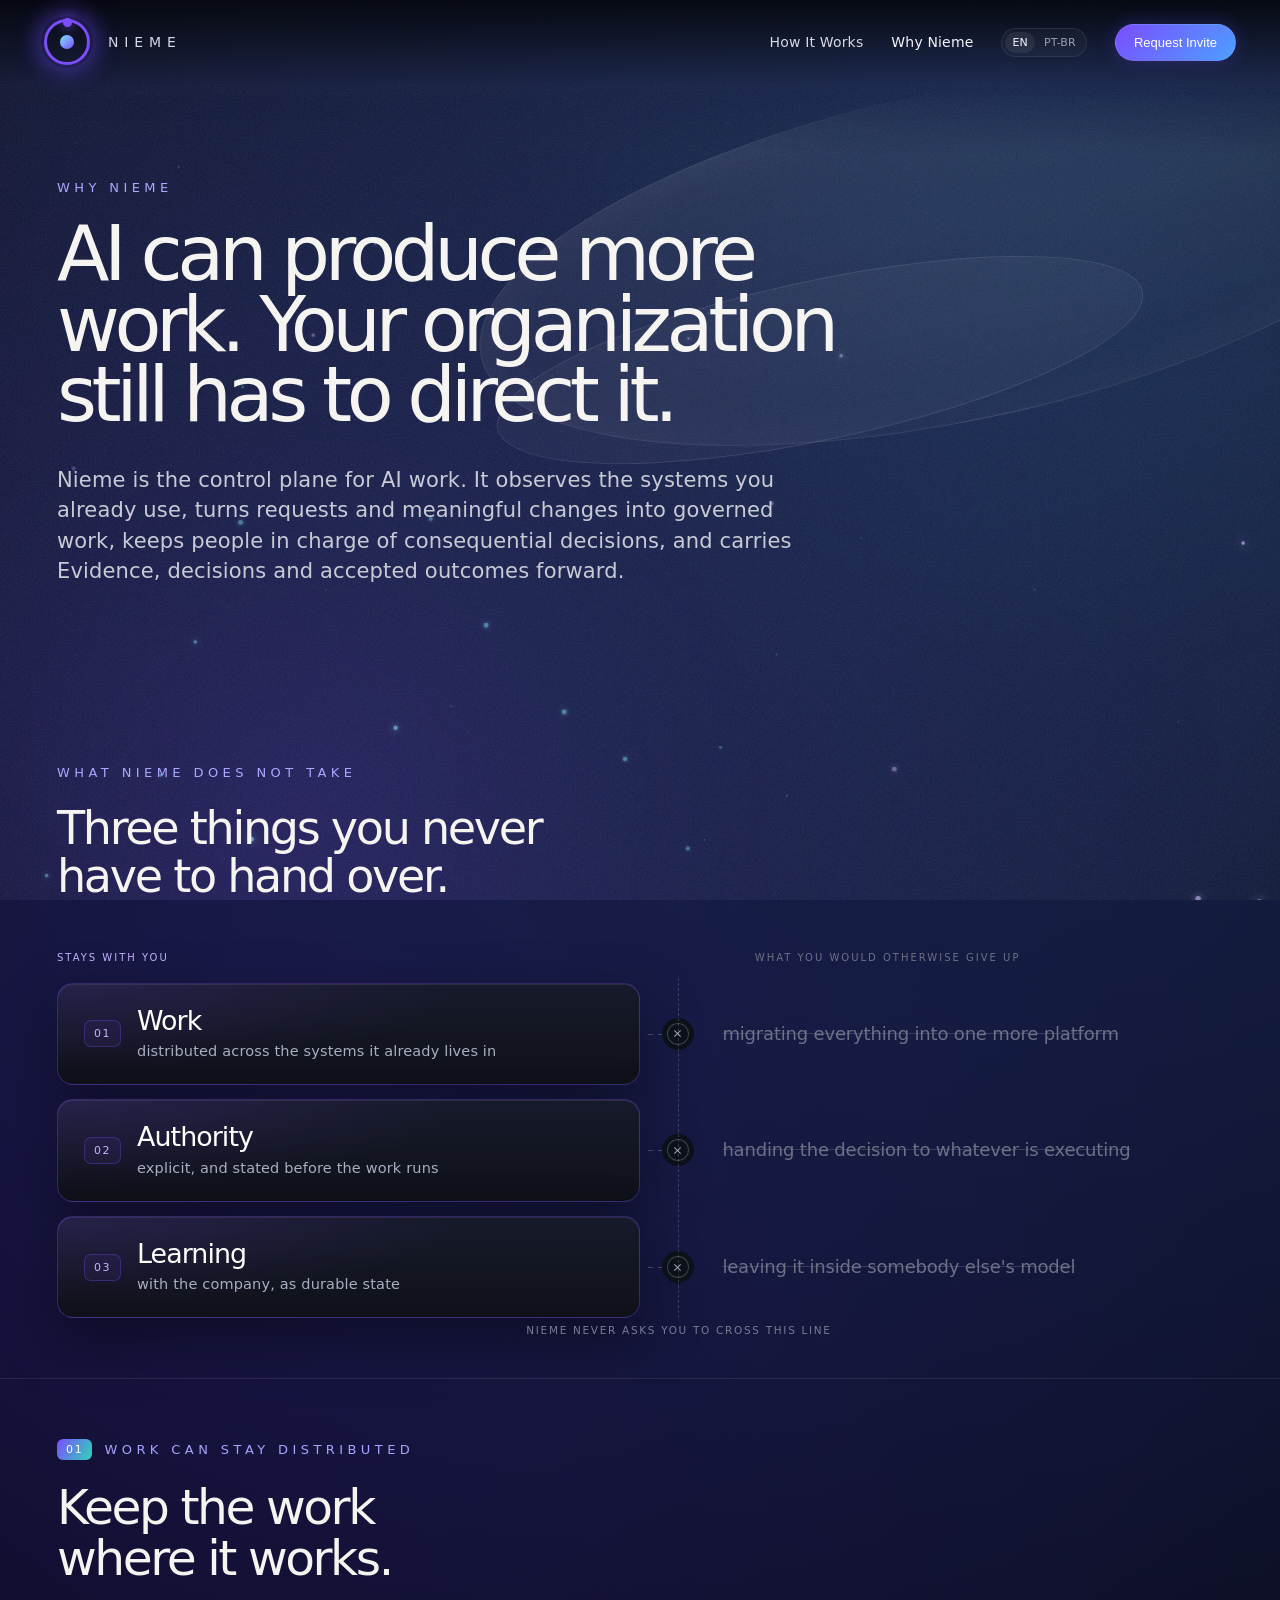
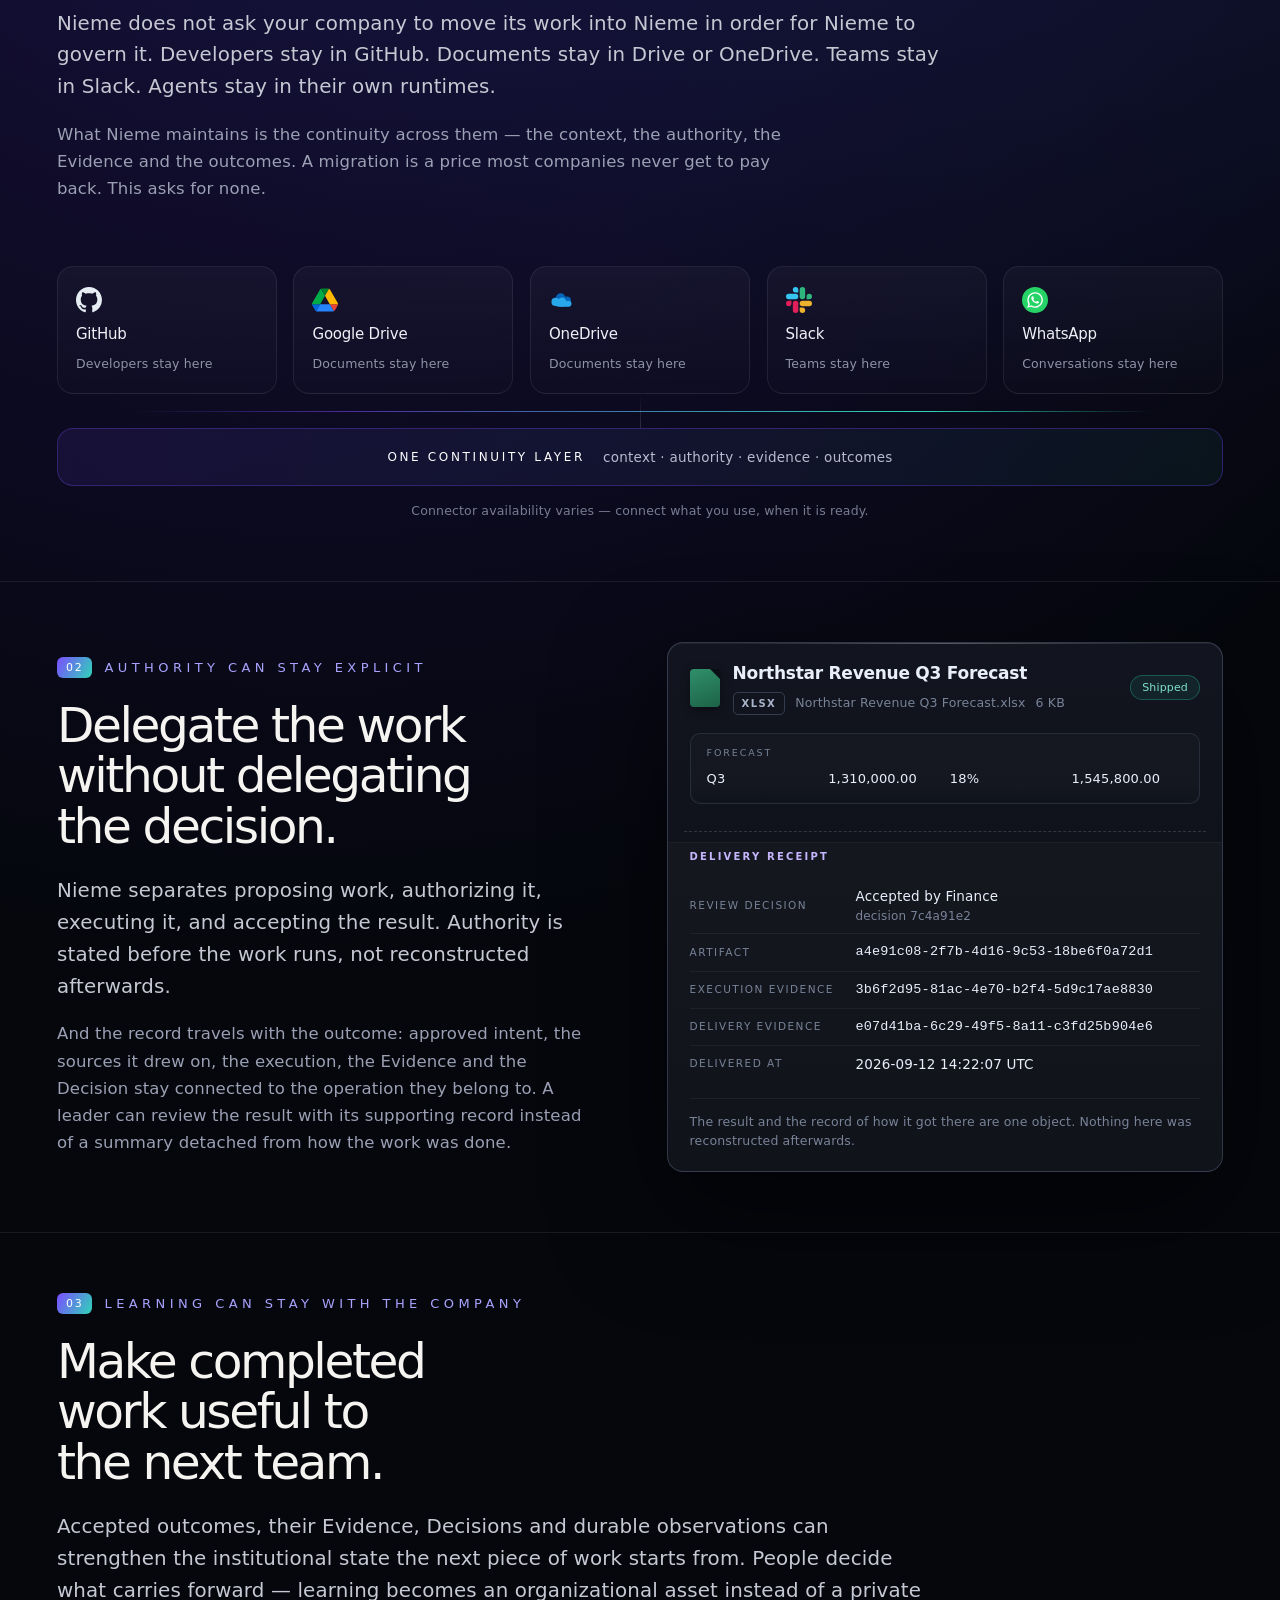
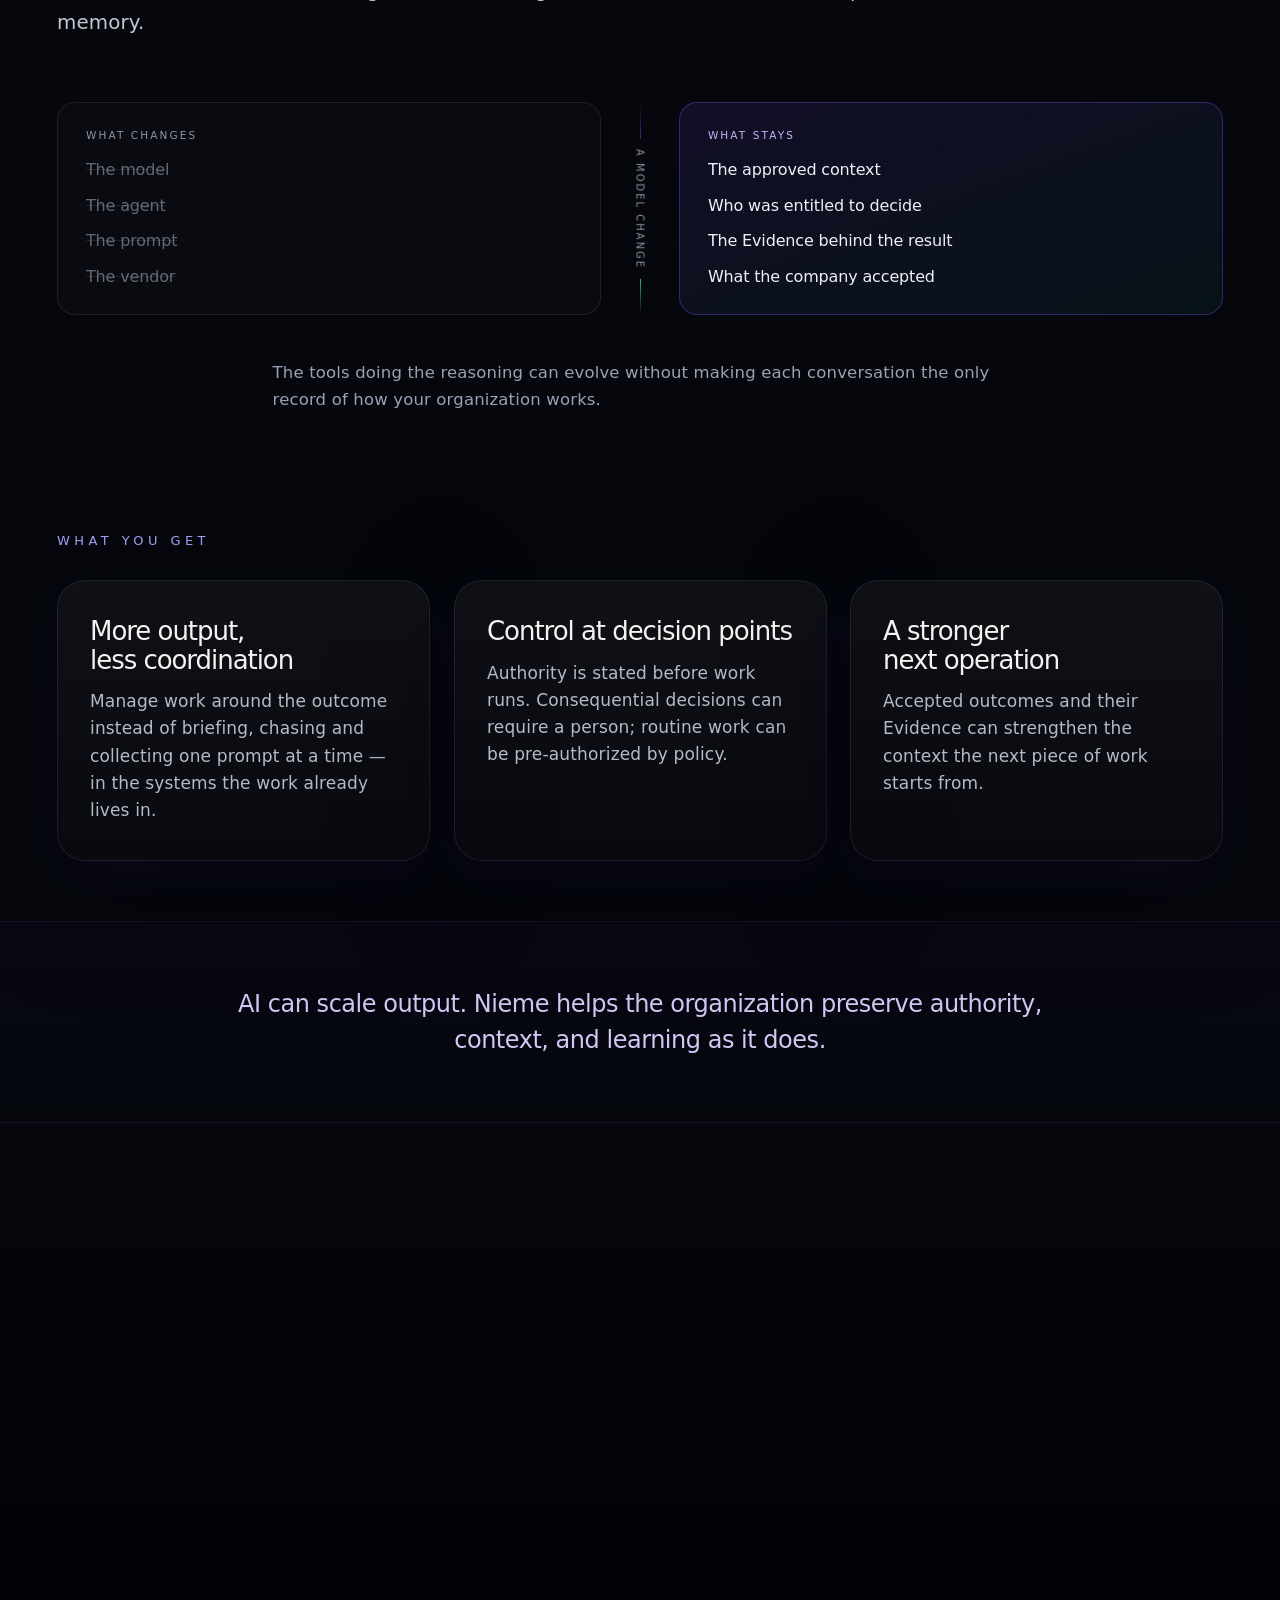
<file: why-nieme.html>
<!doctype html>
<html lang="en">
<head>
  <meta charset="utf-8" />
  <meta name="viewport" content="width=device-width, initial-scale=1" />
  <title>Why Nieme | The Control Plane for AI Work</title>
  <meta name="description" content="Nieme is the control plane for AI work. Keep the work in the systems it already lives in, while context, authority, Evidence and outcomes stay continuous across them." />
  <meta property="og:title" content="Why Nieme | The Control Plane for AI Work" />
  <meta property="og:description" content="One continuity layer across the work — governed, traceable, and not dependent on moving everything into one more tool." />
  <meta property="og:type" content="website" />
  <meta property="og:url" content="https://nieme.ai/why-nieme" />
  <meta property="og:site_name" content="Nieme" />
  <meta name="twitter:card" content="summary_large_image" />
  <link rel="canonical" href="https://nieme.ai/why-nieme" />
  <link rel="alternate" hreflang="en" href="https://nieme.ai/why-nieme" />
  <link rel="alternate" hreflang="pt-BR" href="https://nieme.ai/pt-br/why-nieme" />
  <link rel="alternate" hreflang="x-default" href="https://nieme.ai/why-nieme" />
  <link rel="icon" href="/favicon.svg" type="image/svg+xml" />
  <link rel="stylesheet" href="./styles.css" />
</head>
<body class="page-inner">
  <canvas class="pulse" data-pulse aria-hidden="true"></canvas>
  <div class="grain"></div>
  <header class="nav">
    <a class="brand" href="/">
      <span class="glyph"><i></i><b></b></span>
      <span>NIEME</span>
    </a>
    <button class="nav-toggle" type="button" aria-label="Menu" aria-expanded="false" aria-controls="site-nav">
      <span></span><span></span><span></span>
    </button>
    <nav id="site-nav">
      <a href="/how-it-works">How It Works</a>
      <a href="/why-nieme" class="nav-active">Why Nieme</a>
      <div class="locale-switcher" role="group" aria-label="Language">
        <a href="/why-nieme" lang="en" hreflang="en" class="locale-active" aria-current="page">EN</a>
        <a href="/pt-br/why-nieme" lang="pt-BR" hreflang="pt-BR">PT-BR</a>
      </div>
      <button class="button primary" type="button" data-invite-trigger>Request Invite</button>
    </nav>
  </header>

  <main>

    <!-- HERO -->
    <section class="hero">
      <div class="hero-bg">
        <div class="arch arch-one"></div>
        <div class="arch arch-two"></div>
      </div>
      <div class="kicker">WHY NIEME</div>
      <h1>AI can produce more work. Your organization still has to direct it.</h1>
      <p class="lede">Nieme is the control plane for AI work. It observes the systems you already use, turns requests and meaningful changes into governed work, keeps people in charge of consequential decisions, and carries Evidence, decisions and accepted outcomes forward.</p>
    </section>

    <!-- VS. RENTED AI -->
    <!-- WHAT NIEME DOES NOT TAKE -->
    <section class="theses">
      <div class="section-title">
        <div class="eyebrow">WHAT NIEME DOES NOT TAKE</div>
        <h2>Three things you never have to hand over.</h2>
      </div>
      <div class="kp">
        <div class="kp-head kp-head--in">STAYS WITH YOU</div>
        <div class="kp-head kp-head--edge" aria-hidden="true"></div>
        <div class="kp-head kp-head--out">WHAT YOU WOULD OTHERWISE GIVE UP</div>
          <div class="kp-in">
            <span class="kp-n">01</span>
            <span class="kp-thing">Work</span>
            <span class="kp-state">distributed across the systems it already lives in</span>
          </div>
          <div class="kp-arrow" aria-hidden="true"><i></i><b></b></div>
          <div class="kp-out"><s>migrating everything into one more platform</s></div>
          <div class="kp-in">
            <span class="kp-n">02</span>
            <span class="kp-thing">Authority</span>
            <span class="kp-state">explicit, and stated before the work runs</span>
          </div>
          <div class="kp-arrow" aria-hidden="true"><i></i><b></b></div>
          <div class="kp-out"><s>handing the decision to whatever is executing</s></div>
          <div class="kp-in">
            <span class="kp-n">03</span>
            <span class="kp-thing">Learning</span>
            <span class="kp-state">with the company, as durable state</span>
          </div>
          <div class="kp-arrow" aria-hidden="true"><i></i><b></b></div>
          <div class="kp-out"><s>leaving it inside somebody else&#39;s model</s></div>
        <div class="kp-edge" aria-hidden="true"><span>Nieme never asks you to cross this line</span></div>
      </div>
    </section>

    <!-- 01 — WORK CAN STAY DISTRIBUTED -->
    <section class="wn wn--01">
      <div class="wn-copy">
        <div class="eyebrow"><span class="wn-n">01</span>WORK CAN STAY DISTRIBUTED</div>
        <h2>Keep the work where it works.</h2>
        <p class="wn-lede">Nieme does not ask your company to move its work into Nieme in order for Nieme to govern it. Developers stay in GitHub. Documents stay in Drive or OneDrive. Teams stay in Slack. Agents stay in their own runtimes.</p>
        <p>What Nieme maintains is the continuity across them &mdash; the context, the authority, the Evidence and the outcomes. A migration is a price most companies never get to pay back. This asks for none.</p>
      </div>
        <!-- Real marks for the systems Nieme observed. Third-party brand logos,
             shown only to identify the connected system each Signal came from. -->
        <svg class="brand-sprite" aria-hidden="true" focusable="false"><defs>
          <symbol id="i-slack" viewBox="0 0 122.8 122.8">
            <path fill="#E01E5A" d="M25.8 77.6a12.9 12.9 0 1 1-12.9-12.9h12.9v12.9zm6.5 0a12.9 12.9 0 0 1 25.8 0v32.3a12.9 12.9 0 0 1-25.8 0V77.6z"/>
            <path fill="#36C5F0" d="M45.2 25.8a12.9 12.9 0 1 1 12.9-12.9v12.9H45.2zm0 6.5a12.9 12.9 0 0 1 0 25.8H12.9a12.9 12.9 0 0 1 0-25.8h32.3z"/>
            <path fill="#2EB67D" d="M97 45.2a12.9 12.9 0 1 1 12.9 12.9H97V45.2zm-6.5 0a12.9 12.9 0 0 1-25.8 0V12.9a12.9 12.9 0 0 1 25.8 0v32.3z"/>
            <path fill="#ECB22E" d="M77.6 97a12.9 12.9 0 1 1-12.9 12.9V97h12.9zm0-6.5a12.9 12.9 0 0 1 0-25.8h32.3a12.9 12.9 0 0 1 0 25.8H77.6z"/>
          </symbol>
          <symbol id="i-drive" viewBox="0 0 87.3 78">
            <path fill="#0066DA" d="m6.6 66.85 3.85 6.65c.8 1.4 1.95 2.5 3.3 3.3l13.75-23.8H0c0 1.55.4 3.1 1.2 4.5z"/>
            <path fill="#00AC47" d="M43.65 25 29.9 1.2c-1.35.8-2.5 1.9-3.3 3.3l-25.4 44A9.06 9.06 0 0 0 0 53h27.5z"/>
            <path fill="#EA4335" d="M73.55 76.8c1.35-.8 2.5-1.9 3.3-3.3l1.6-2.75L86.1 57.4c.8-1.4 1.2-2.95 1.2-4.5H59.79l5.85 11.5z"/>
            <path fill="#00832D" d="M43.65 25 57.4 1.2C56.05.4 54.5 0 52.9 0H34.4c-1.6 0-3.15.45-4.5 1.2z"/>
            <path fill="#2684FC" d="M59.8 53H27.5L13.75 76.8c1.35.8 2.9 1.2 4.5 1.2h50.8c1.6 0 3.15-.45 4.5-1.2z"/>
            <path fill="#FFBA00" d="M73.4 26.5 60.7 4.5c-.8-1.4-1.95-2.5-3.3-3.3L43.65 25l16.15 28h27.45c0-1.55-.4-3.1-1.2-4.5z"/>
          </symbol>
          <symbol id="i-github" viewBox="0 0 16 16">
            <path fill="#e6edf3" fill-rule="evenodd" d="M8 0C3.58 0 0 3.58 0 8c0 3.54 2.29 6.53 5.47 7.59.4.07.55-.17.55-.38 0-.19-.01-.82-.01-1.49-2.01.37-2.53-.49-2.69-.94-.09-.23-.48-.94-.82-1.13-.28-.15-.68-.52-.01-.53.63-.01 1.08.58 1.23.82.72 1.21 1.87.87 2.33.66.07-.52.28-.87.51-1.07-1.78-.2-3.64-.89-3.64-3.95 0-.87.31-1.59.82-2.15-.08-.2-.36-1.02.08-2.12 0 0 .67-.21 2.2.82.64-.18 1.32-.27 2-.27.68 0 1.36.09 2 .27 1.53-1.04 2.2-.82 2.2-.82.44 1.1.16 1.92.08 2.12.51.56.82 1.27.82 2.15 0 3.07-1.87 3.75-3.65 3.95.29.25.54.73.54 1.48 0 1.07-.01 1.93-.01 2.2 0 .21.15.46.55.38A8.01 8.01 0 0 0 16 8c0-4.42-3.58-8-8-8z"/>
          </symbol>
          <symbol id="i-whatsapp" viewBox="0 0 32 32">
            <circle cx="16" cy="16" r="16" fill="#25D366"/>
            <path fill="#fff" d="M16.1 6.4a9.6 9.6 0 0 0-8.3 14.4L6.4 25.6l4.9-1.3a9.6 9.6 0 1 0 4.8-17.9zm0 17.5a7.9 7.9 0 0 1-4-1.1l-.3-.2-2.9.8.8-2.8-.2-.3a7.9 7.9 0 1 1 6.6 3.6zm4.5-5.9c-.2-.1-1.4-.7-1.7-.8-.2-.1-.4-.1-.5.1l-.7.9c-.1.2-.3.2-.5.1a6.5 6.5 0 0 1-1.9-1.2 7.2 7.2 0 0 1-1.3-1.7c-.1-.2 0-.3.1-.4l.4-.5.2-.4v-.4l-.8-1.9c-.2-.5-.4-.4-.5-.4h-.5c-.2 0-.4.1-.6.3-.2.2-.8.8-.8 2s.8 2.3.9 2.5c.1.2 1.6 2.5 4 3.5.6.2 1 .4 1.3.5.6.2 1.1.2 1.5.1.5-.1 1.4-.6 1.6-1.1.2-.6.2-1 .1-1.1z"/>
          </symbol>
          <symbol id="i-onedrive" viewBox="0 0 48 32">
            <g fill="#0364B8"><circle cx="21.5" cy="12.5" r="9"/><circle cx="33" cy="17" r="7.5"/></g>
            <g fill="#28A8EA">
              <circle cx="12" cy="19.5" r="7.5"/><circle cx="24" cy="20" r="8.5"/>
              <rect x="12" y="19.5" width="26" height="9" rx="4.5"/><circle cx="36" cy="23" r="5.5"/>
            </g>
          </symbol>
        </defs></svg>
      <div class="stay">
        <div class="stay-row">
            <div class="stay-sys">
              <svg class="stay-ico" aria-hidden="true" focusable="false"><use href="#i-github"/></svg>
              <span class="stay-name">GitHub</span>
              <span class="stay-note">Developers stay here</span>
            </div>
            <div class="stay-sys">
              <svg class="stay-ico" aria-hidden="true" focusable="false"><use href="#i-drive"/></svg>
              <span class="stay-name">Google Drive</span>
              <span class="stay-note">Documents stay here</span>
            </div>
            <div class="stay-sys">
              <svg class="stay-ico" aria-hidden="true" focusable="false"><use href="#i-onedrive"/></svg>
              <span class="stay-name">OneDrive</span>
              <span class="stay-note">Documents stay here</span>
            </div>
            <div class="stay-sys">
              <svg class="stay-ico" aria-hidden="true" focusable="false"><use href="#i-slack"/></svg>
              <span class="stay-name">Slack</span>
              <span class="stay-note">Teams stay here</span>
            </div>
            <div class="stay-sys">
              <svg class="stay-ico" aria-hidden="true" focusable="false"><use href="#i-whatsapp"/></svg>
              <span class="stay-name">WhatsApp</span>
              <span class="stay-note">Conversations stay here</span>
            </div>
        </div>
        <div class="stay-line" aria-hidden="true"></div>
        <div class="stay-layer">
          <span class="stay-layer-name">ONE CONTINUITY LAYER</span>
          <span class="stay-layer-note">context &middot; authority &middot; evidence &middot; outcomes</span>
        </div>
        <p class="stay-avail">Connector availability varies &mdash; connect what you use, when it is ready.</p>
      </div>
    </section>

    <!-- 02 — AUTHORITY CAN STAY EXPLICIT -->
    <section class="wn wn--02">
      <div class="wn-grid">
        <div class="wn-copy">
          <div class="eyebrow"><span class="wn-n">02</span>AUTHORITY CAN STAY EXPLICIT</div>
          <h2>Delegate the work without delegating the decision.</h2>
          <p class="wn-lede">Nieme separates proposing work, authorizing it, executing it, and accepting the result. Authority is stated before the work runs, not reconstructed afterwards.</p>
          <p>And the record travels with the outcome: approved intent, the sources it drew on, the execution, the Evidence and the Decision stay connected to the operation they belong to. A leader can review the result with its supporting record instead of a summary detached from how the work was done.</p>
        </div>
        <div class="wn-art">
          <div class="uiw ui-receipt">
            <div class="rc-head">
              <span class="ar-icon" aria-hidden="true"></span>
              <div class="rc-id">
                <div class="ar-name">Northstar Revenue Q3 Forecast</div>
                <div class="ar-file"><span class="ar-kind">XLSX</span>Northstar Revenue Q3 Forecast.xlsx<span class="ar-size">6 KB</span></div>
              </div>
              <span class="rc-state">Shipped</span>
            </div>
            <div class="rc-peek">
              <div class="rc-peek-name">FORECAST</div>
              <div class="rc-peek-row"><span>Q3</span><span>1,310,000.00</span><span>18%</span><span>1,545,800.00</span></div>
              <div class="rc-peek-fade" aria-hidden="true"></div>
            </div>
            <div class="rc-tear" aria-hidden="true"></div>
            <div class="rc-receipt">
              <div class="rc-title">DELIVERY RECEIPT</div>
              <dl class="rc-rows">
                <div class="rc-row"><dt>Review decision</dt><dd>Accepted by Finance<em>decision 7c4a91e2</em></dd></div>
                <div class="rc-row"><dt>Artifact</dt><dd class="rc-mono">a4e91c08-2f7b-4d16-9c53-18be6f0a72d1</dd></div>
                <div class="rc-row"><dt>Execution evidence</dt><dd class="rc-mono">3b6f2d95-81ac-4e70-b2f4-5d9c17ae8830</dd></div>
                <div class="rc-row"><dt>Delivery evidence</dt><dd class="rc-mono">e07d41ba-6c29-49f5-8a11-c3fd25b904e6</dd></div>
                <div class="rc-row"><dt>Delivered at</dt><dd>2026-09-12 14:22:07 UTC</dd></div>
              </dl>
              <p class="rc-note">The result and the record of how it got there are one object. Nothing here was reconstructed afterwards.</p>
            </div>
          </div>
        </div>
      </div>
    </section>

    <!-- 03 — LEARNING CAN STAY WITH THE COMPANY -->
    <section class="wn wn--03">
      <div class="wn-copy">
        <div class="eyebrow"><span class="wn-n">03</span>LEARNING CAN STAY WITH THE COMPANY</div>
        <h2>Make completed work useful to the next team.</h2>
        <p class="wn-lede">Accepted outcomes, their Evidence, Decisions and durable observations can strengthen the institutional state the next piece of work starts from. People decide what carries forward &mdash; learning becomes an organizational asset instead of a private memory.</p>
      </div>
      <div class="endure">
        <div class="endure-col endure-col--changes">
          <div class="endure-cap">WHAT CHANGES</div>
          <ul>
              <li>The model</li>
              <li>The agent</li>
              <li>The prompt</li>
              <li>The vendor</li>
          </ul>
        </div>
        <div class="endure-seam" aria-hidden="true"><span>a model change</span></div>
        <div class="endure-col endure-col--stays">
          <div class="endure-cap endure-cap--stays">WHAT STAYS</div>
          <ul>
              <li>The approved context</li>
              <li>Who was entitled to decide</li>
              <li>The Evidence behind the result</li>
              <li>What the company accepted</li>
          </ul>
        </div>
      </div>
      <p class="endure-note">The tools doing the reasoning can evolve without making each conversation the only record of how your organization works.</p>
    </section>
    <!-- WHAT YOU GET -->
    <section class="triad">
      <div class="section-title">
        <div class="eyebrow">WHAT YOU GET</div>
      </div>
      <div class="triad-grid">
        <div class="triad-col card-surface">
          <h3>More output, less coordination</h3>
          <p>Manage work around the outcome instead of briefing, chasing and collecting one prompt at a time — in the systems the work already lives in.</p>
        </div>
        <div class="triad-col card-surface">
          <h3>Control at decision points</h3>
          <p>Authority is stated before work runs. Consequential decisions can require a person; routine work can be pre-authorized by policy.</p>
        </div>
        <div class="triad-col card-surface">
          <h3>A stronger next operation</h3>
          <p>Accepted outcomes and their Evidence can strengthen the context the next piece of work starts from.</p>
        </div>
      </div>
    </section>

    <!-- SOUL LINE -->
    <div class="soul-band">
      <p>AI can scale output. Nieme helps the organization preserve authority, context, and learning as it does.</p>
    </div>

    <!-- CTA -->
    <section class="final statement-block">
      <h2>Models change.<br><em class="glow">Context endures.</em></h2>
      <p>Nieme gives teams a governed, traceable way to turn AI work into reusable organizational knowledge. We are opening to a small group of operators.</p>
      <form class="invite-form" id="invite-form" novalidate>
        <label class="sr-only" for="invite-email">Email address</label>
        <input id="invite-email" name="email" type="email" autocomplete="email" placeholder="Email address" required />
        <button class="button primary" type="submit">Request Invite</button>
        <p class="invite-status" role="status" aria-live="polite"></p>
      </form>
    </section>

  </main>
  <footer>
    <span class="foot-line">Nieme. The control plane for AI work.</span>
    <nav class="foot-legal" aria-label="Legal">
      <a href="/privacy">Privacy</a>
      <a href="/terms">Terms</a>
    </nav>
  </footer>
  <script src="./script.js" defer></script>
</body>
</html>
</file>
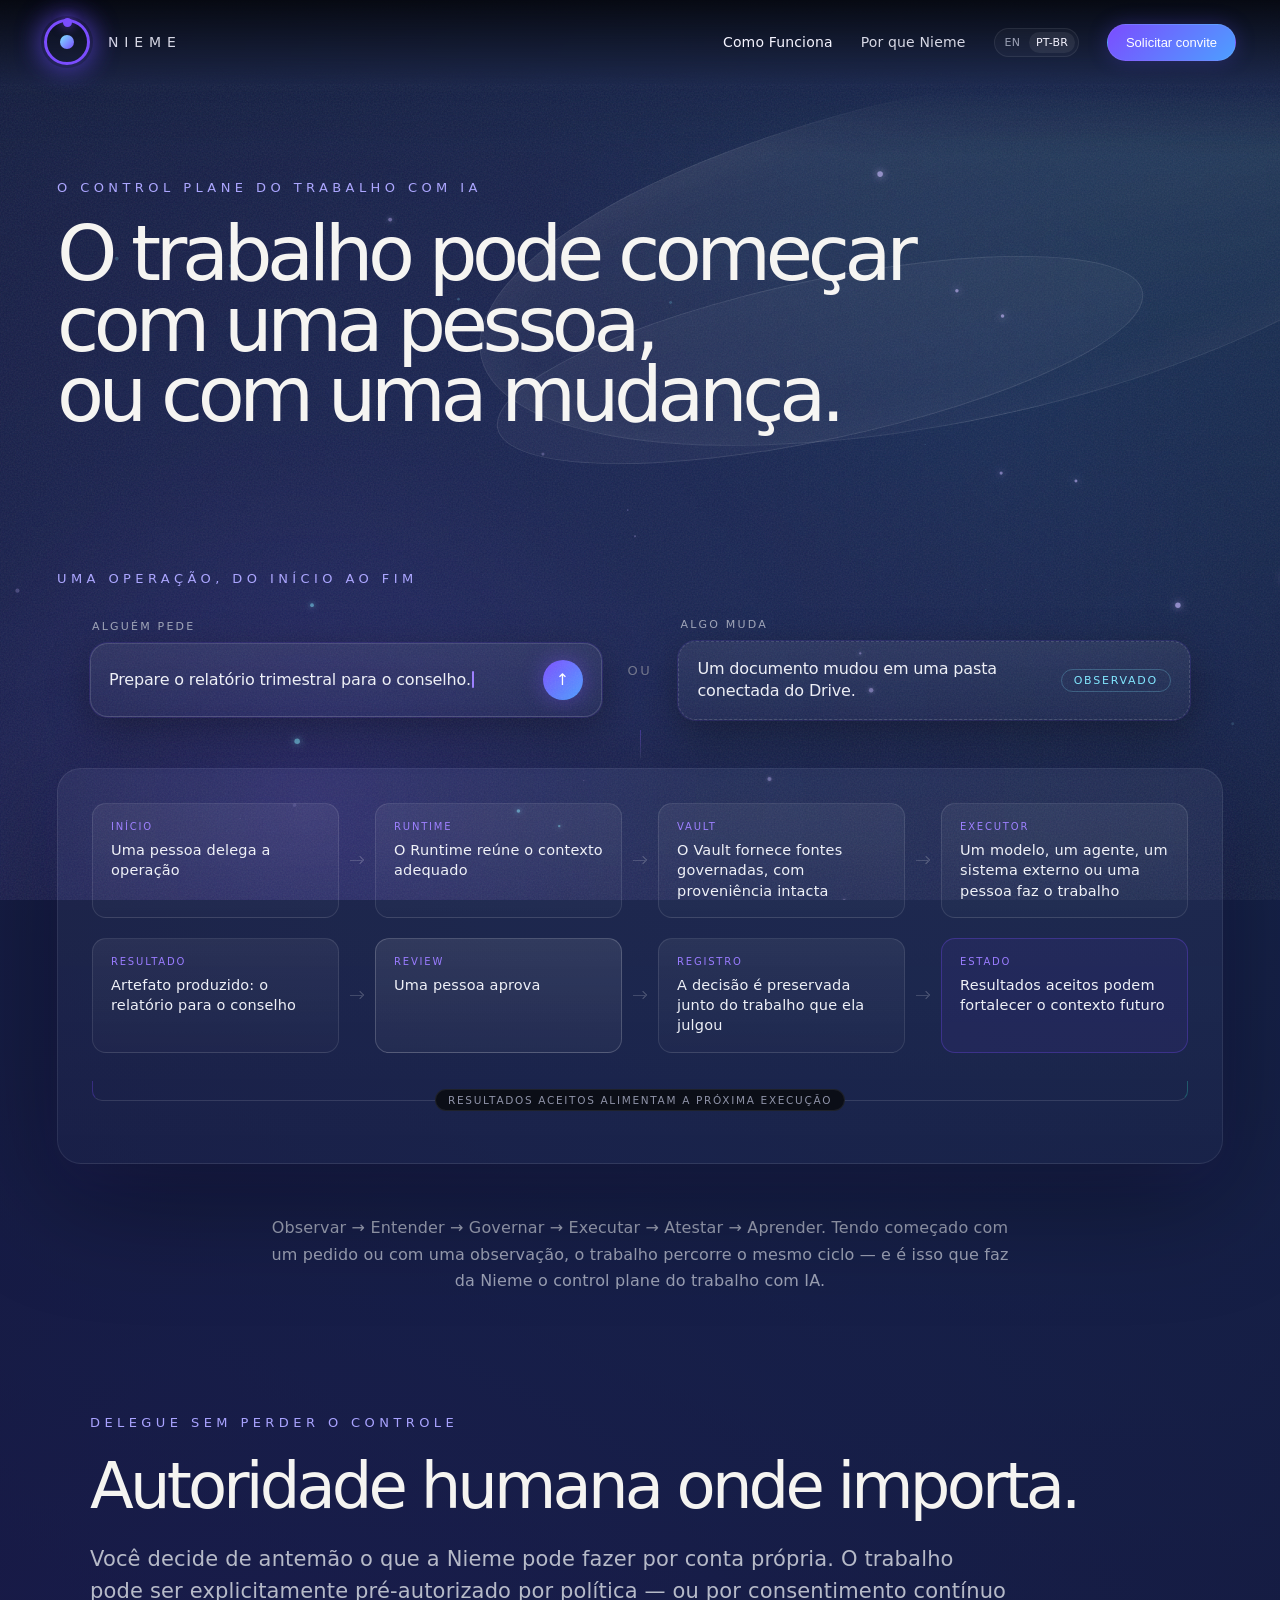
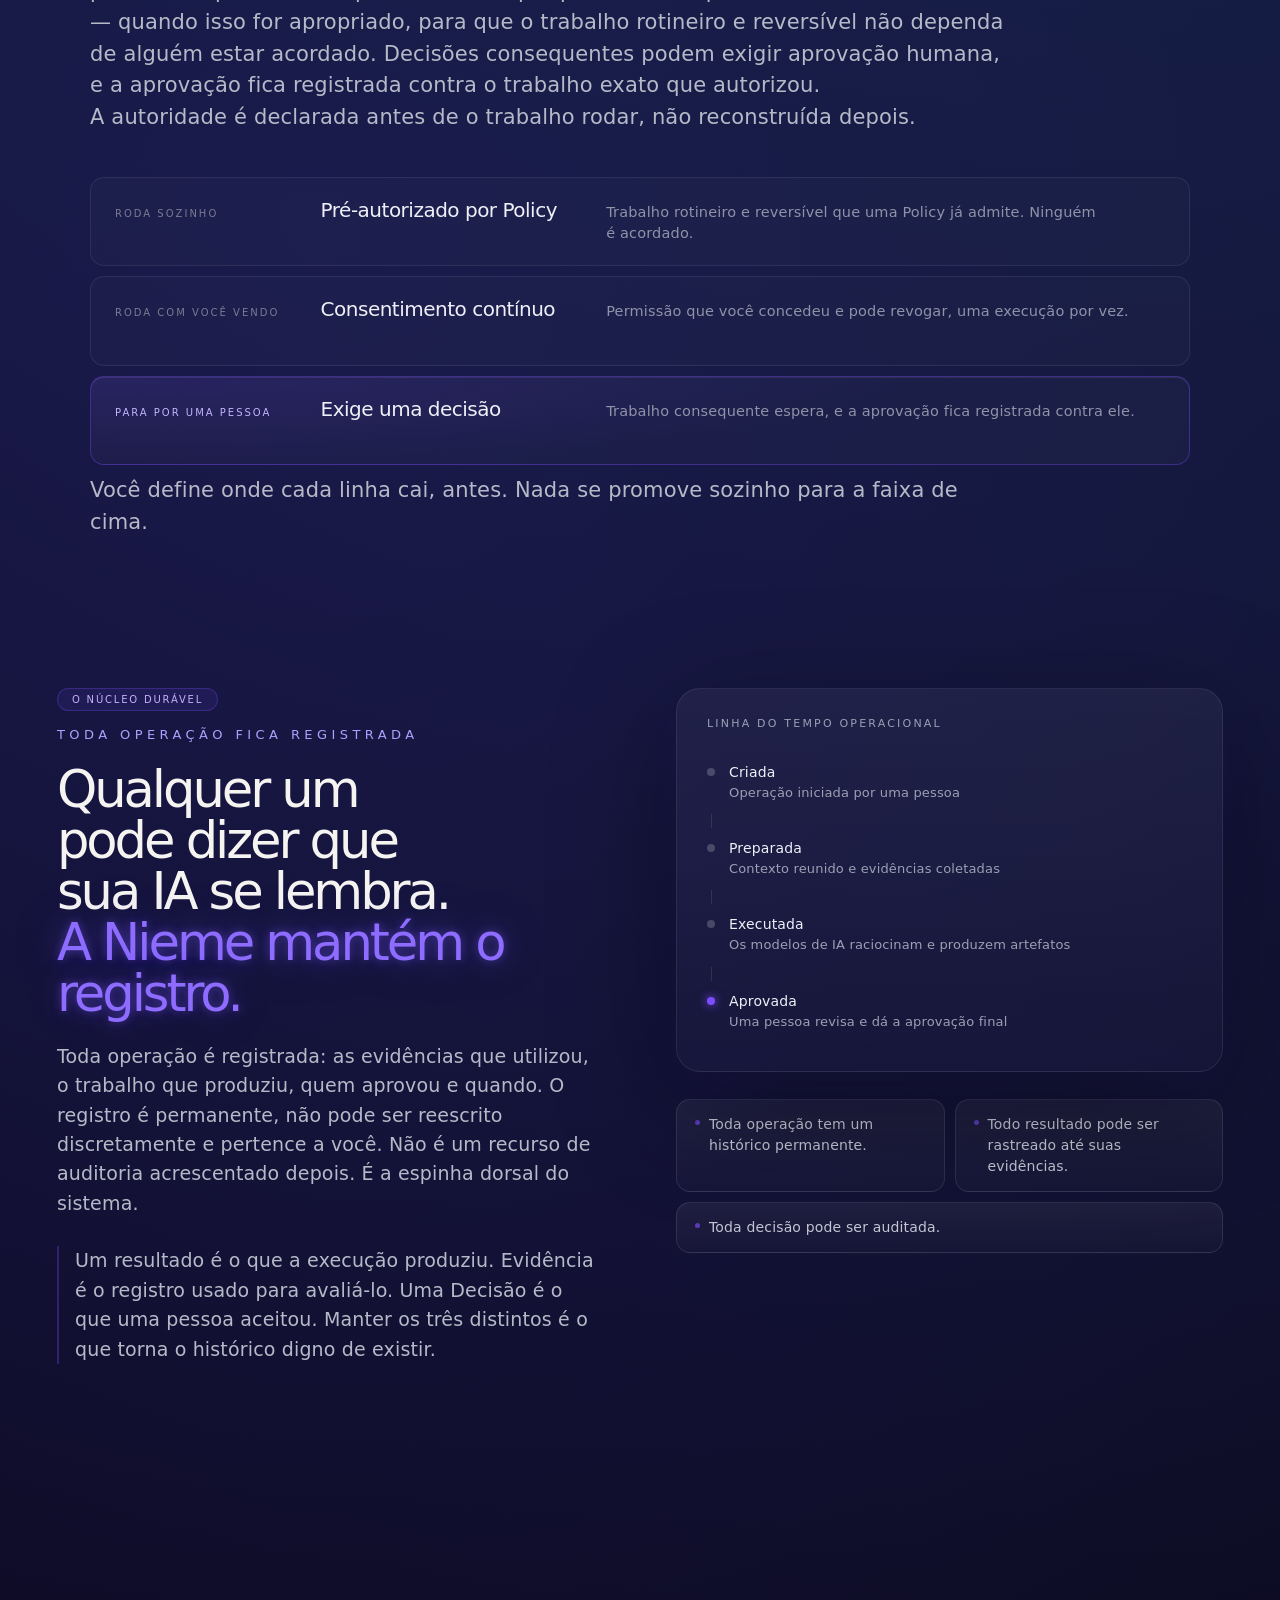
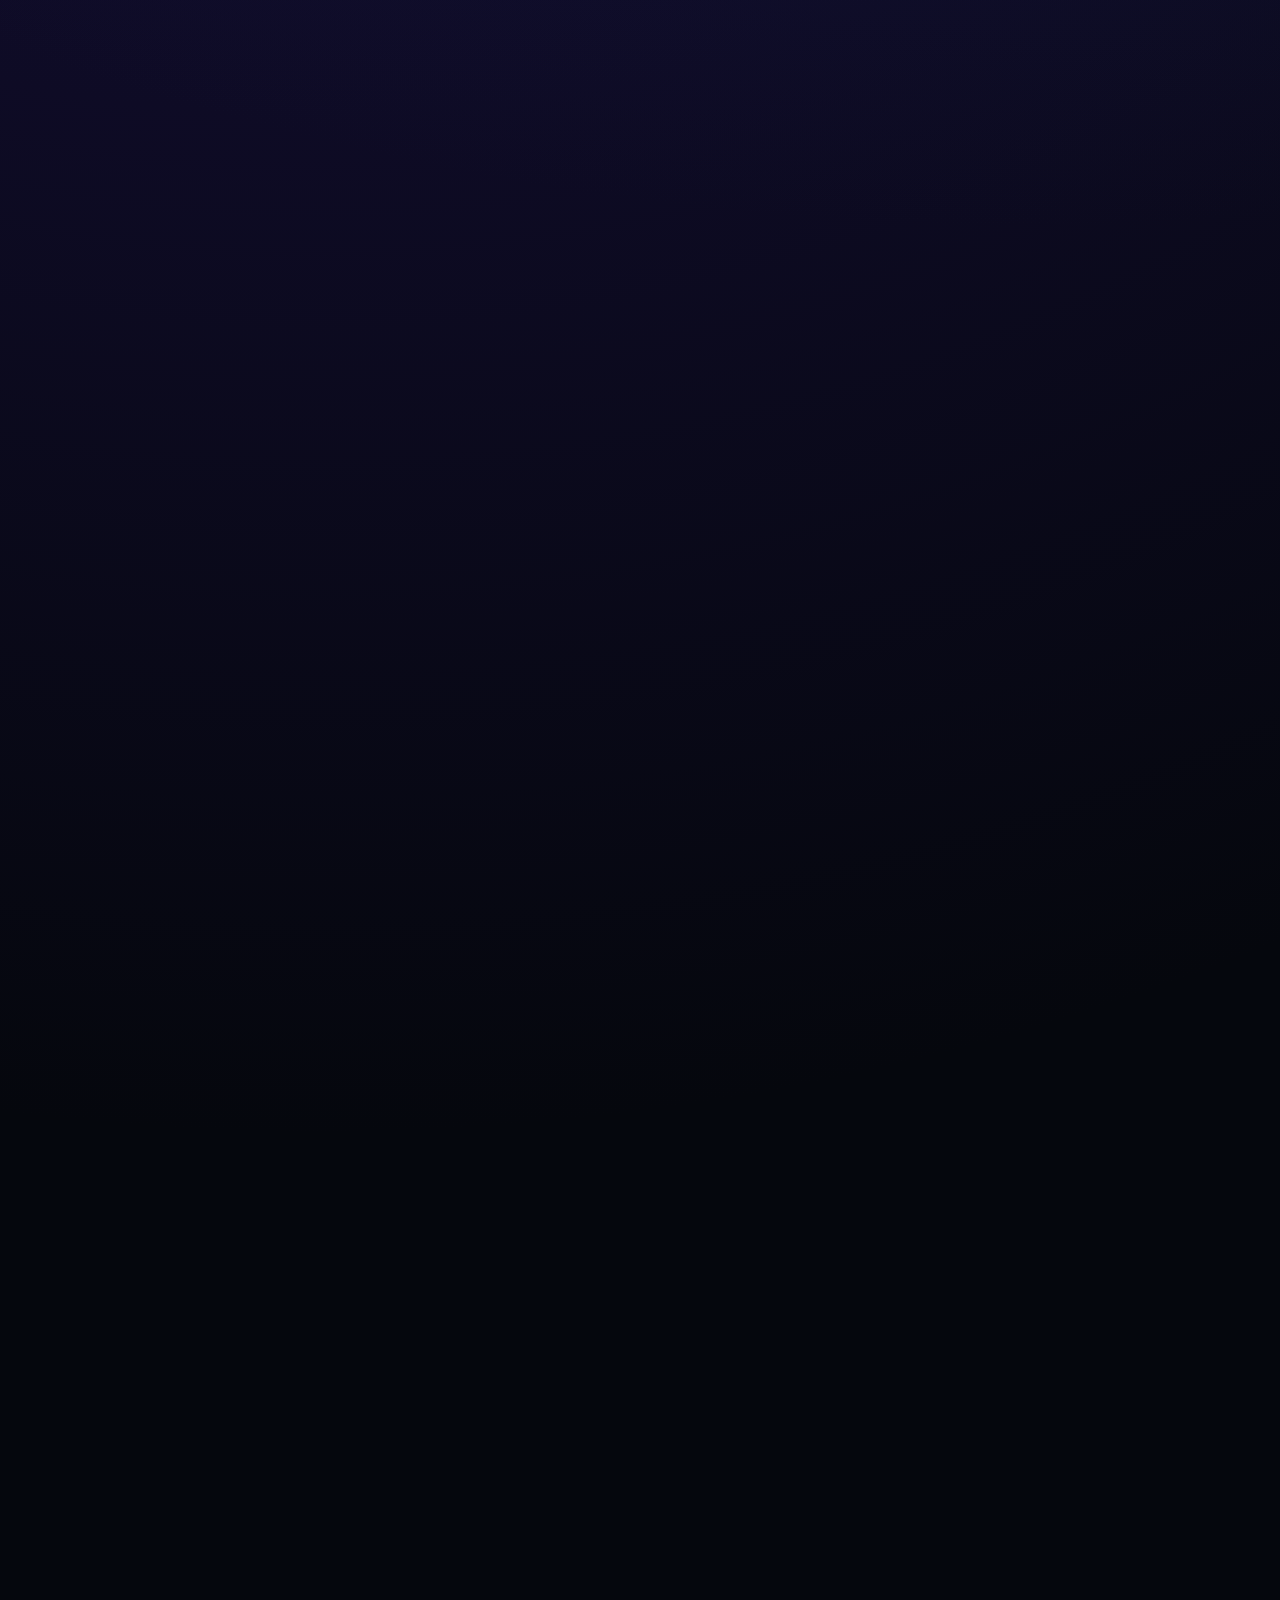
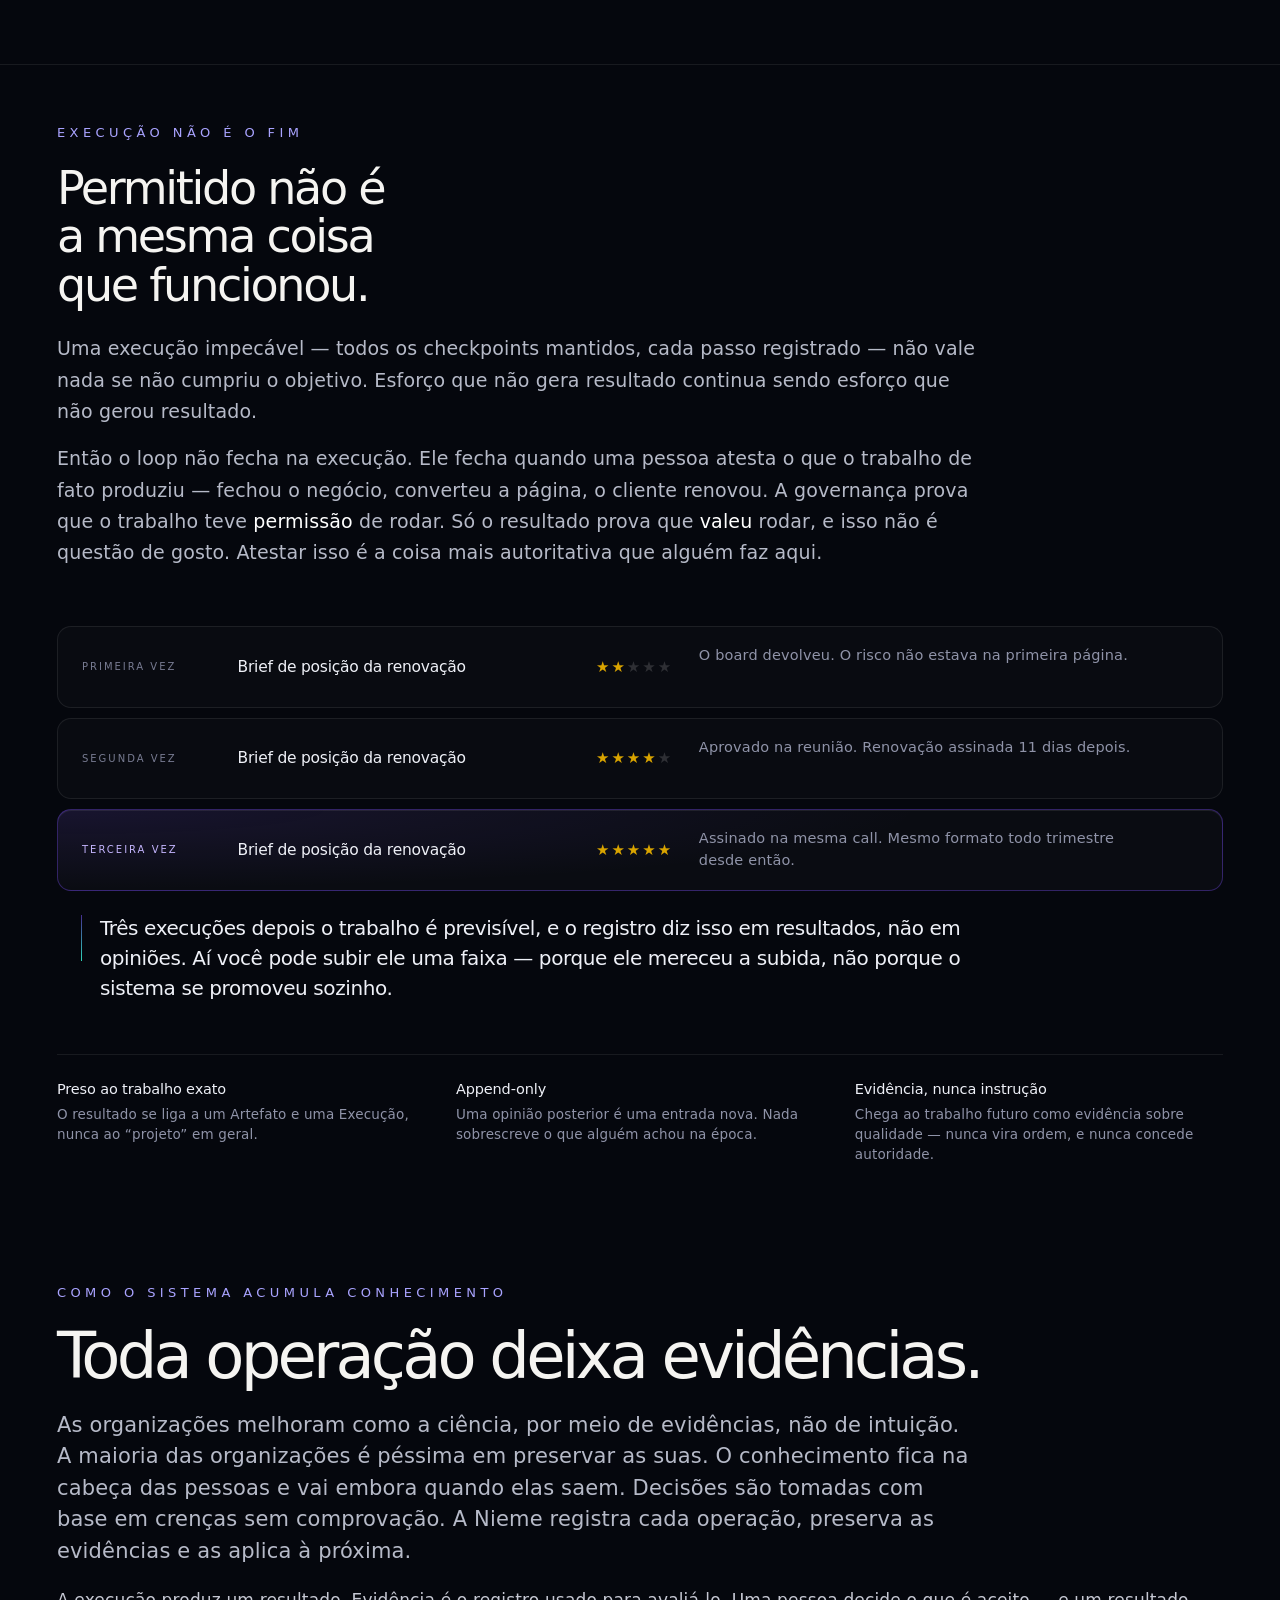
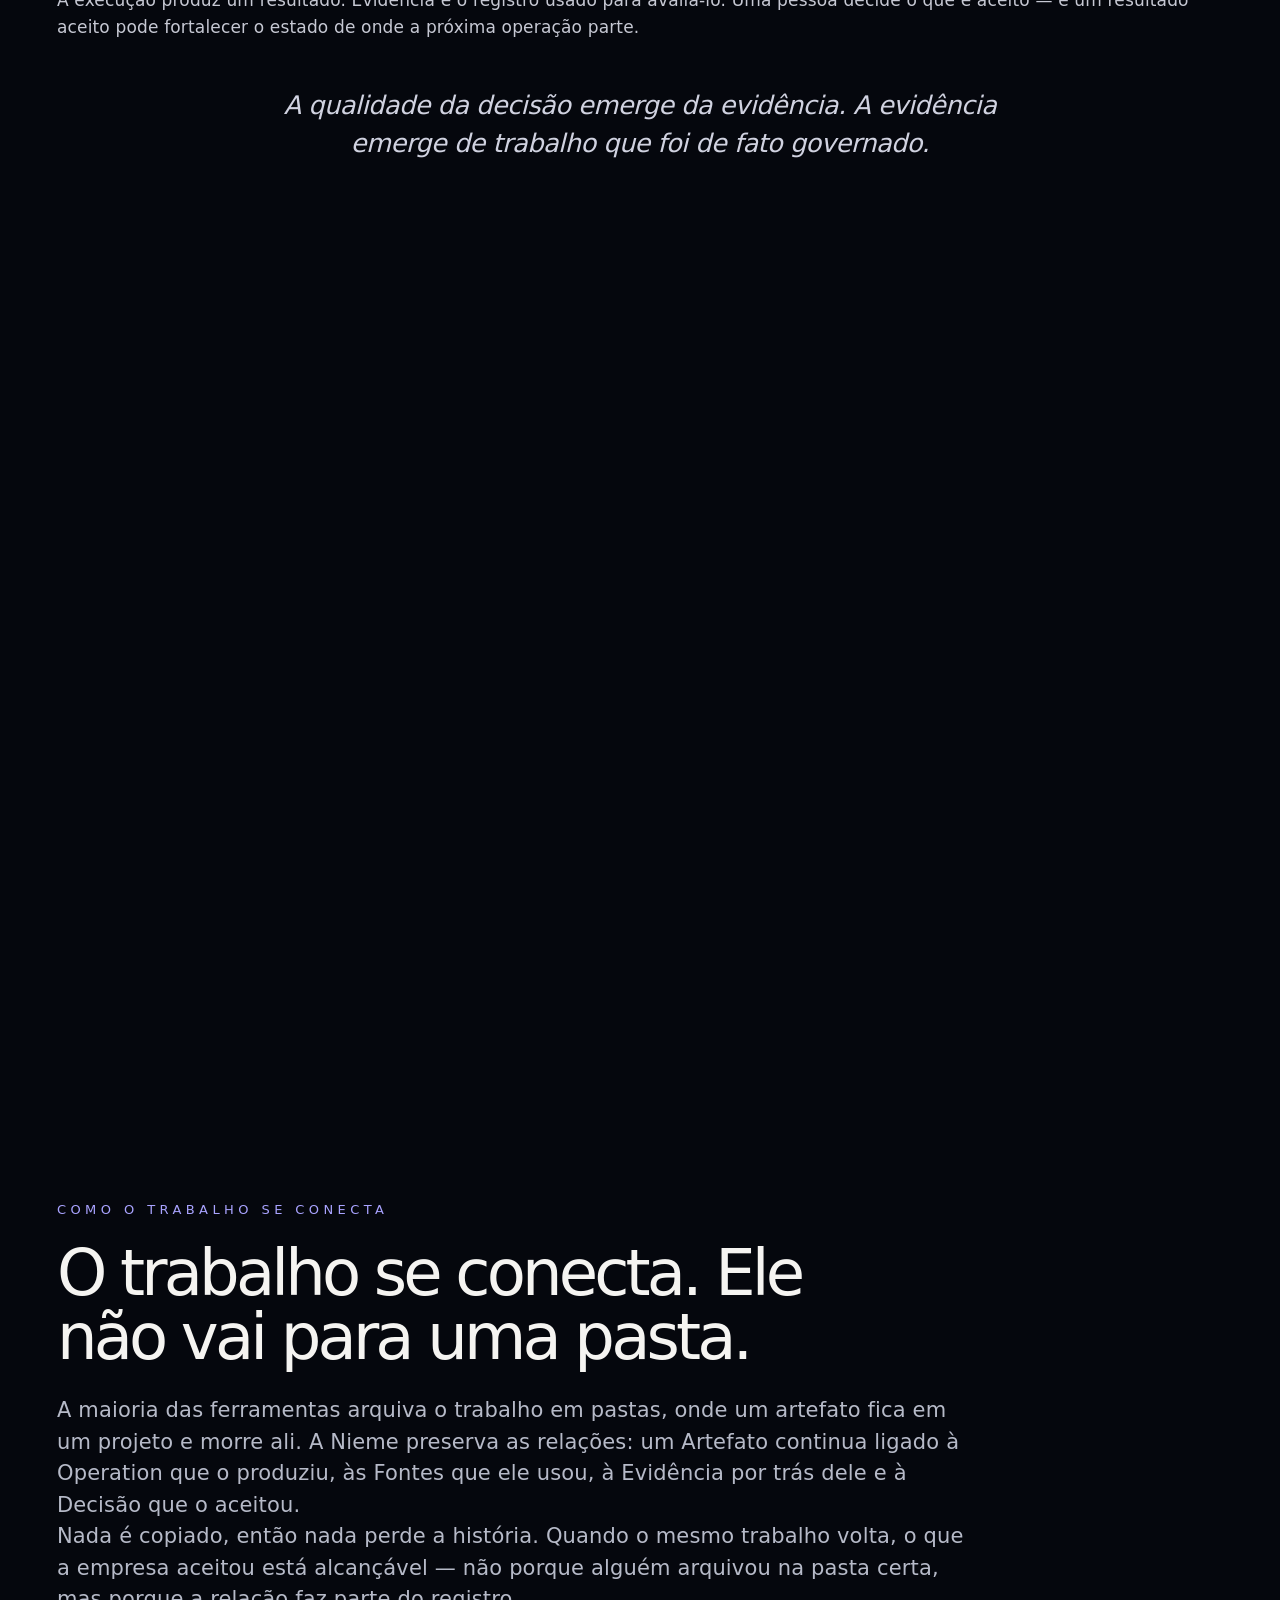
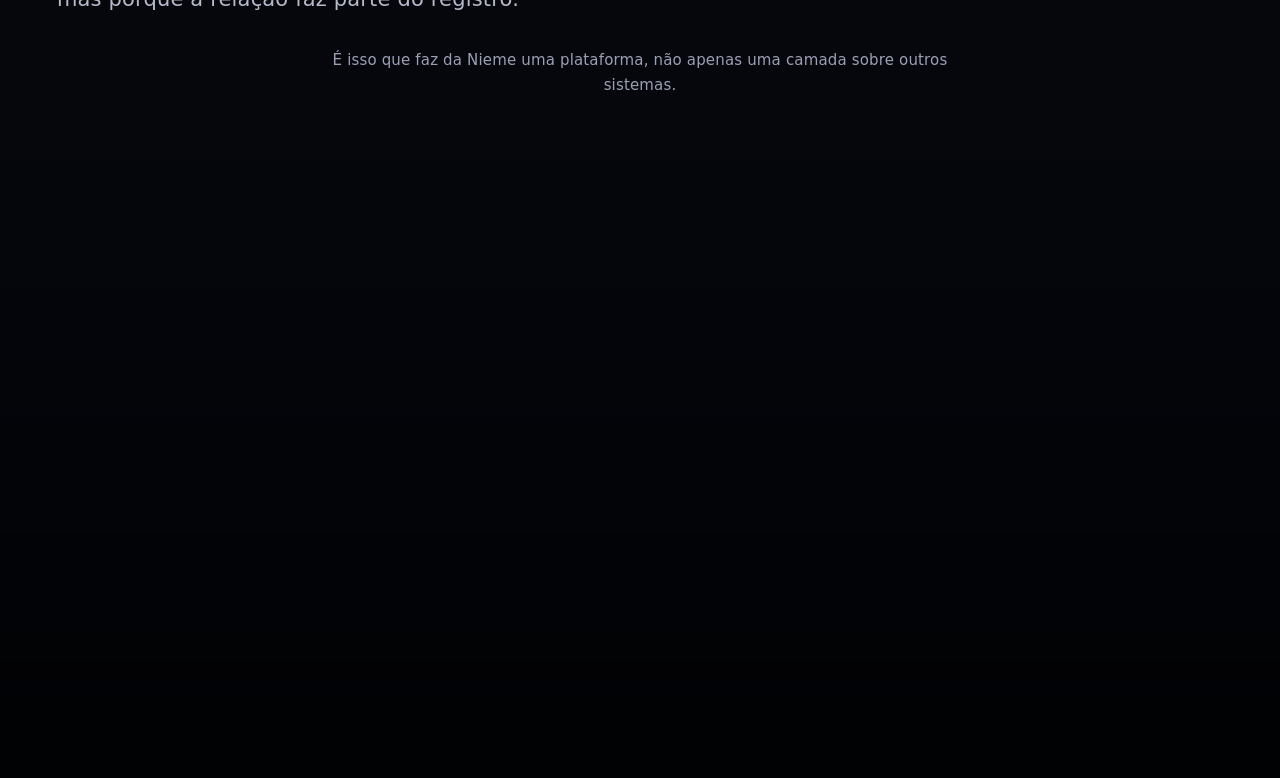
<file: pt-br/how-it-works.html>
<!doctype html>
<html lang="pt-BR">
<head>
  <meta charset="utf-8" />
  <meta name="viewport" content="width=device-width, initial-scale=1" />
  <title>Como Funciona | Nieme</title>
  <meta name="description" content="Como funciona o control plane da Nieme: o trabalho começa quando alguém pede ou quando um sistema conectado muda, e então percorre um único ciclo governado — observar, entender, governar, executar, atestar, aprender." />
  <meta property="og:title" content="Como Funciona | Nieme" />
  <meta property="og:description" content="Toda operação segue o mesmo ciclo de vida. Entenda como a Nieme funciona." />
  <meta property="og:type" content="website" />
  <meta property="og:url" content="https://nieme.ai/pt-br/how-it-works" />
  <meta property="og:site_name" content="Nieme" />
  <meta name="twitter:card" content="summary_large_image" />
  <link rel="canonical" href="https://nieme.ai/pt-br/how-it-works" />
  <link rel="alternate" hreflang="en" href="https://nieme.ai/how-it-works" />
  <link rel="alternate" hreflang="pt-BR" href="https://nieme.ai/pt-br/how-it-works" />
  <link rel="alternate" hreflang="x-default" href="https://nieme.ai/how-it-works" />
  <link rel="icon" href="/favicon.svg" type="image/svg+xml" />
  <link rel="stylesheet" href="/styles.css" />
</head>
<body class="page-inner">
  <canvas class="pulse" data-pulse aria-hidden="true"></canvas>
  <div class="grain"></div>
  <header class="nav">
    <a class="brand" href="/pt-br">
      <span class="glyph"><i></i><b></b></span>
      <span>NIEME</span>
    </a>
    <button class="nav-toggle" type="button" aria-label="Menu" aria-expanded="false" aria-controls="site-nav">
      <span></span><span></span><span></span>
    </button>
    <nav id="site-nav">
      <a href="/pt-br/how-it-works" class="nav-active">Como Funciona</a>
      <a href="/pt-br/why-nieme">Por que Nieme</a>
      <div class="locale-switcher" role="group" aria-label="Idioma">
        <a href="/how-it-works" lang="en" hreflang="en">EN</a>
        <a href="/pt-br/how-it-works" lang="pt-BR" hreflang="pt-BR" class="locale-active" aria-current="page">PT-BR</a>
      </div>
      <button class="button primary" type="button" data-invite-trigger>Solicitar convite</button>
    </nav>
  </header>

  <main>

    <!-- INNER PAGE HERO -->
    <section class="hero">
      <div class="hero-bg">
        <div class="arch arch-one"></div>
        <div class="arch arch-two"></div>
      </div>
      <div class="kicker">O CONTROL PLANE DO TRABALHO COM IA</div>
      <h1>O trabalho pode começar com uma pessoa,<br>ou com uma mudança.</h1>
    </section>

    <!-- SECTION 1: OPERATION LIFECYCLE -->
    <section class="lifecycle">
      <div class="section-title lifecycle-header">
        <div class="eyebrow">UMA OPERAÇÃO, DO INÍCIO AO FIM</div>
      </div>
      <div class="hiw-entries">
        <div class="hiw-entry">
            <div class="composer-label">Alguém pede</div>
            <div class="composer-field">
              <span class="composer-text">Prepare o relatório trimestral para o conselho.<span class="composer-cursor" aria-hidden="true"></span></span>
              <div class="composer-send" aria-hidden="true">↑</div>
            </div>
        </div>
        <div class="hiw-or" aria-hidden="true">ou</div>
        <div class="hiw-entry">
            <div class="composer-label">Algo muda</div>
            <div class="composer-field composer-field--observed">
              <span class="composer-text">Um documento mudou em uma pasta conectada do Drive.</span>
              <div class="composer-observed" aria-hidden="true">observado</div>
            </div>
        </div>
      </div>
      <div class="composer-down"></div>
      <div class="lifecycle-flow card-surface">
        <div class="lifecycle-node">
          <span class="lifecycle-node-label">INÍCIO</span>
          Uma pessoa delega a operação
        </div>
        <div class="lifecycle-node">
          <span class="lifecycle-node-label">RUNTIME</span>
          O Runtime reúne o contexto adequado
        </div>
        <div class="lifecycle-node">
          <span class="lifecycle-node-label">VAULT</span>
          O Vault fornece fontes governadas, com proveniência intacta
        </div>
        <div class="lifecycle-node">
          <span class="lifecycle-node-label">EXECUTOR</span>
          Um modelo, um agente, um sistema externo ou uma pessoa faz o trabalho
        </div>
        <div class="lifecycle-node">
          <span class="lifecycle-node-label">RESULTADO</span>
          Artefato produzido: o relatório para o conselho
        </div>
        <div class="lifecycle-node lifecycle-node--review">
          <span class="lifecycle-node-label">REVIEW</span>
          Uma pessoa aprova
        </div>
        <div class="lifecycle-node">
          <span class="lifecycle-node-label">REGISTRO</span>
          A decisão é preservada junto do trabalho que ela julgou
        </div>
        <div class="lifecycle-node lifecycle-node--bright">
          <span class="lifecycle-node-label">ESTADO</span>
          Resultados aceitos podem fortalecer o contexto futuro
        </div>
        <div class="lifecycle-return" aria-hidden="true"><span>Resultados aceitos alimentam a pr&oacute;xima execu&ccedil;&atilde;o</span></div>
      </div>
      <p class="lifecycle-caption">Observar → Entender → Governar → Executar → Atestar → Aprender. Tendo começado com um pedido ou com uma observação, o trabalho percorre o mesmo ciclo — e é isso que faz da Nieme o control plane do trabalho com IA.</p>
    </section>

    <!-- SECTION 2: GOVERNANCE -->
    <section class="flow">
      <div class="section-copy section-title">
        <div class="eyebrow">DELEGUE SEM PERDER O CONTROLE</div>
        <h2>Autoridade humana onde importa.</h2>
        <p>Você decide de antemão o que a Nieme pode fazer por conta própria. O trabalho pode ser explicitamente pré-autorizado por política — ou por consentimento contínuo — quando isso for apropriado, para que o trabalho rotineiro e reversível não dependa de alguém estar acordado. Decisões consequentes podem exigir aprovação humana, e a aprovação fica registrada contra o trabalho exato que autorizou.</p>
        <p>A autoridade é declarada antes de o trabalho rodar, não reconstruída depois.</p>
        <div class="au">
          <div class="au-band">
            <span class="au-cap">RODA SOZINHO</span>
            <span class="au-title">Pr&eacute;-autorizado por Policy</span>
            <span class="au-note">Trabalho rotineiro e revers&iacute;vel que uma Policy j&aacute; admite. Ningu&eacute;m &eacute; acordado.</span>
          </div>
          <div class="au-band">
            <span class="au-cap">RODA COM VOC&Ecirc; VENDO</span>
            <span class="au-title">Consentimento cont&iacute;nuo</span>
            <span class="au-note">Permiss&atilde;o que voc&ecirc; concedeu e pode revogar, uma execu&ccedil;&atilde;o por vez.</span>
          </div>
          <div class="au-band au-band--stop">
            <span class="au-cap">PARA POR UMA PESSOA</span>
            <span class="au-title">Exige uma decis&atilde;o</span>
            <span class="au-note">Trabalho consequente espera, e a aprova&ccedil;&atilde;o fica registrada contra ele.</span>
          </div>
          <p class="au-foot">Voc&ecirc; define onde cada linha cai, antes. Nada se promove sozinho para a faixa de cima.</p>
        </div>
      </div>
    </section>

    <!-- SECTION 3: THE LEDGER -->
    <section class="ledger">
      <div class="ledger-content">
        <div class="ledger-text">
          <div class="ledger-invention-tag">O núcleo durável</div>
          <div class="eyebrow">TODA OPERAÇÃO FICA REGISTRADA</div>
          <h2>Qualquer um pode dizer que sua IA se lembra.<br><em class="glow">A Nieme mantém o registro.</em></h2>
          <p>Toda operação é registrada: as evidências que utilizou, o trabalho que produziu, quem aprovou e quando. O registro é permanente, não pode ser reescrito discretamente e pertence a você. Não é um recurso de auditoria acrescentado depois. É a espinha dorsal do sistema.</p>
          <p class="ledger-invention-note">Um resultado é o que a execução produziu. Evidência é o registro usado para avaliá-lo. Uma Decisão é o que uma pessoa aceitou. Manter os três distintos é o que torna o histórico digno de existir.</p>
        </div>
        <div class="ledger-right">
          <div class="ledger-visual card-surface">
            <div class="timeline-label-top">LINHA DO TEMPO OPERACIONAL</div>
            <div class="timeline-track">
              <div class="timeline-item">
                <div class="timeline-dot"></div>
                <div class="timeline-info">
                  <span class="timeline-step-label">Criada</span>
                  <span class="timeline-step-sub">Operação iniciada por uma pessoa</span>
                </div>
              </div>
              <div class="timeline-connector-line"></div>
              <div class="timeline-item">
                <div class="timeline-dot"></div>
                <div class="timeline-info">
                  <span class="timeline-step-label">Preparada</span>
                  <span class="timeline-step-sub">Contexto reunido e evidências coletadas</span>
                </div>
              </div>
              <div class="timeline-connector-line"></div>
              <div class="timeline-item">
                <div class="timeline-dot"></div>
                <div class="timeline-info">
                  <span class="timeline-step-label">Executada</span>
                  <span class="timeline-step-sub">Os modelos de IA raciocinam e produzem artefatos</span>
                </div>
              </div>
              <div class="timeline-connector-line"></div>
              <div class="timeline-item">
                <div class="timeline-dot timeline-dot--active"></div>
                <div class="timeline-info">
                  <span class="timeline-step-label">Aprovada</span>
                  <span class="timeline-step-sub">Uma pessoa revisa e dá a aprovação final</span>
                </div>
              </div>
            </div>
          </div>
          <div class="chip-row">
            <div class="chip">Toda operação tem um histórico permanente.</div>
            <div class="chip">Todo resultado pode ser rastreado até suas evidências.</div>
            <div class="chip">Toda decisão pode ser auditada.</div>
          </div>
        </div>
      </div>
    </section>

    <!-- SECTION 4: THE VAULT -->
    <section class="flow">
      <div class="section-copy section-title">
        <div class="eyebrow">O CONHECIMENTO DA SUA ORGANIZAÇÃO, PRESERVADO</div>
        <h2>O Vault preserva aquilo de que o trabalho pode se valer.</h2>
        <p>O Vault preserva as fontes governadas e o material de que o seu Runtime pode se valer, com a proveniência intacta — para que o que informou um trabalho possa ser nomeado, e não adivinhado.</p>
        <p>O Vault não é tudo o que sua organização sabe. O estado institucional durável também existe através dos registros e relacionamentos canônicos da Nieme: Sinais, Operações, Evidências, Decisões e Políticas persistem cada um por si.</p>
      </div>
    </section>

    <!-- SECTION 5: RUNTIME & CONTEXT PLANNING -->
    <section class="flow">
      <div class="section-copy section-title">
        <div class="eyebrow">CONTEXTO ANTES DA INTELIGÊNCIA</div>
        <h2>A Nieme decide o que os modelos devem saber.</h2>
        <p>Antes que qualquer IA comece a trabalhar, o Runtime determina qual é de fato o pedido, que conhecimento é relevante, quais políticas se aplicam e que trabalhos anteriores importam. Só então o contexto adequado é reunido e entregue a um modelo. Sua organização inteira nunca é enviada indiscriminadamente a um modelo. Os modelos raciocinam. O Runtime decide o que eles devem ver.</p>
      </div>
      <div class="uiw ui-ctx">
        <div class="uiw-head ctx-head">
          <div>
            <div class="uiw-title">Pacote de contexto</div>
            <p class="uiw-sub">O que esta Operation teve permiss&atilde;o de saber &mdash; decidido antes de qualquer coisa rodar, e guardado.</p>
          </div>
          <span class="ctx-frozen">Congelado &middot; bddb9c53ce</span>
        </div>
        <div class="ctx-grid">
          <div class="ctx-col">
            <div class="ctx-cap ctx-cap--in">INCLU&Iacute;DO<span>6 trechos &middot; 3 fontes</span></div>
            <ul class="ctx-list">
              <li><span class="ctx-src">Q4 Campaign Brief.docx</span><span class="ctx-why">Fonte admitida &middot; v4</span></li>
              <li><span class="ctx-src">Brand Guidelines</span><span class="ctx-why">Fonte admitida &middot; v11</span></li>
              <li><span class="ctx-src">Termos de renova&ccedil;&atilde;o, aceitos 12 set</span><span class="ctx-why">Decis&atilde;o aceita</span></li>
            </ul>
          </div>
          <div class="ctx-col">
            <div class="ctx-cap ctx-cap--out">EXCLU&Iacute;DO<span>9 trechos</span></div>
            <ul class="ctx-list ctx-list--out">
              <li><span class="ctx-src">#launch-q4 &middot; 4 mensagens</span><span class="ctx-why">observa&ccedil;&atilde;o, n&atilde;o autoridade</span></li>
              <li><span class="ctx-src">Rascunho de precifica&ccedil;&atilde;o</span><span class="ctx-why">n&atilde;o &eacute; Fonte admitida</span></li>
              <li><span class="ctx-src">3 trechos mais antigos</span><span class="ctx-why">abaixo da barra de relev&acirc;ncia</span></li>
            </ul>
          </div>
        </div>
        <div class="ctx-foot">
          <span class="ctx-budget"><b>Or&ccedil;amento</b> 3,180 / 8,192 tokens</span>
          <span class="ctx-note">As exclus&otilde;es tamb&eacute;m fazem parte do registro. O que um modelo n&atilde;o teve permiss&atilde;o de ver &eacute; t&atilde;o dur&aacute;vel quanto o que teve.</span>
        </div>
      </div>
    </section>

    <!-- EXECUTION IS NOT THE END -->
    <section class="feedback">
      <div class="section-copy section-title">
        <div class="eyebrow">EXECU&Ccedil;&Atilde;O N&Atilde;O &Eacute; O FIM</div>
        <h2>Permitido n&atilde;o &eacute; a mesma coisa que funcionou.</h2>
        <p>Uma execu&ccedil;&atilde;o impec&aacute;vel &mdash; todos os checkpoints mantidos, cada passo registrado &mdash; n&atilde;o vale nada se n&atilde;o cumpriu o objetivo. Esfor&ccedil;o que n&atilde;o gera resultado continua sendo esfor&ccedil;o que n&atilde;o gerou resultado.</p>
        <p>Ent&atilde;o o loop n&atilde;o fecha na execu&ccedil;&atilde;o. Ele fecha quando uma pessoa atesta o que o trabalho de fato produziu &mdash; fechou o neg&oacute;cio, converteu a p&aacute;gina, o cliente renovou. A governan&ccedil;a prova que o trabalho teve <em>permiss&atilde;o</em> de rodar. S&oacute; o resultado prova que <em>valeu</em> rodar, e isso n&atilde;o &eacute; quest&atilde;o de gosto. Atestar isso &eacute; a coisa mais autoritativa que algu&eacute;m faz aqui.</p>
      </div>
      <div class="fb">
        <div class="fb-runs">
          <div class="fb-run">
            <span class="fb-when">PRIMEIRA VEZ</span>
            <span class="fb-res">Brief de posi&ccedil;&atilde;o da renova&ccedil;&atilde;o</span>
            <span class="fb-stars" aria-label="2/5"><span class="fb-s">&#9733;</span><span class="fb-s">&#9733;</span><span class="fb-s is-off">&#9733;</span><span class="fb-s is-off">&#9733;</span><span class="fb-s is-off">&#9733;</span></span>
            <span class="fb-note">O board devolveu. O risco n&atilde;o estava na primeira p&aacute;gina.</span>
          </div>
          <div class="fb-run">
            <span class="fb-when">SEGUNDA VEZ</span>
            <span class="fb-res">Brief de posi&ccedil;&atilde;o da renova&ccedil;&atilde;o</span>
            <span class="fb-stars" aria-label="4/5"><span class="fb-s">&#9733;</span><span class="fb-s">&#9733;</span><span class="fb-s">&#9733;</span><span class="fb-s">&#9733;</span><span class="fb-s is-off">&#9733;</span></span>
            <span class="fb-note">Aprovado na reuni&atilde;o. Renova&ccedil;&atilde;o assinada 11 dias depois.</span>
          </div>
          <div class="fb-run fb-run--best">
            <span class="fb-when">TERCEIRA VEZ</span>
            <span class="fb-res">Brief de posi&ccedil;&atilde;o da renova&ccedil;&atilde;o</span>
            <span class="fb-stars" aria-label="5/5"><span class="fb-s">&#9733;</span><span class="fb-s">&#9733;</span><span class="fb-s">&#9733;</span><span class="fb-s">&#9733;</span><span class="fb-s">&#9733;</span></span>
            <span class="fb-note">Assinado na mesma call. Mesmo formato todo trimestre desde ent&atilde;o.</span>
          </div>
        </div>
        <div class="fb-arrive">
          <span class="fb-arrive-line" aria-hidden="true"></span>
          <p>Tr&ecirc;s execu&ccedil;&otilde;es depois o trabalho &eacute; previs&iacute;vel, e o registro diz isso em resultados, n&atilde;o em opini&otilde;es. A&iacute; voc&ecirc; pode subir ele uma faixa &mdash; porque ele mereceu a subida, n&atilde;o porque o sistema se promoveu sozinho.</p>
        </div>
        <div class="fb-law">
          <div class="fb-law-item"><b>Preso ao trabalho exato</b><span>O resultado se liga a um Artefato e uma Execu&ccedil;&atilde;o, nunca ao &ldquo;projeto&rdquo; em geral.</span></div>
          <div class="fb-law-item"><b>Append-only</b><span>Uma opini&atilde;o posterior &eacute; uma entrada nova. Nada sobrescreve o que algu&eacute;m achou na &eacute;poca.</span></div>
          <div class="fb-law-item"><b>Evid&ecirc;ncia, nunca instru&ccedil;&atilde;o</b><span>Chega ao trabalho futuro como evid&ecirc;ncia sobre qualidade &mdash; nunca vira ordem, e nunca concede autoridade.</span></div>
        </div>
      </div>
    </section>

    <!-- SECTION 6: EVERY OPERATION IS AN EXPERIMENT -->
    <section class="experiment">
      <div class="section-title">
        <div class="eyebrow">COMO O SISTEMA ACUMULA CONHECIMENTO</div>
        <h2>Toda operação deixa evidências.</h2>
        <p class="experiment-lead">As organizações melhoram como a ciência, por meio de evidências, não de intuição. A maioria das organizações é péssima em preservar as suas. O conhecimento fica na cabeça das pessoas e vai embora quando elas saem. Decisões são tomadas com base em crenças sem comprovação. A Nieme registra cada operação, preserva as evidências e as aplica à próxima.</p>
      </div>
      <p class="experiment-closing">A execução produz um resultado. Evidência é o registro usado para avaliá-lo. Uma pessoa decide o que é aceito — e um resultado aceito pode fortalecer o estado de onde a próxima operação parte.</p>
      <p class="experiment-pullquote">A qualidade da decisão emerge da evidência. A evidência emerge de trabalho que foi de fato governado.</p>
    </section>

    <!-- SECTION 7: PLATFORM ARCHITECTURE -->
    <section id="runtime-intelligence" class="runtime-intelligence reveal">
      <div class="section-copy section-title">
        <div class="eyebrow">COMO O RUNTIME É CONSTRUÍDO</div>
        <div class="platform-arch-body">
          <p class="os-intro">A Nieme separa as partes que a maioria dos produtos de IA combina. O control plane é o que você opera; internamente ele é um runtime institucional — o que você usa é o Workspace, e o que persiste por trás dele é o Runtime.</p>
          <div class="os-grid">

            <div class="os-card card-surface">
              <div class="os-card-icon">
                <svg width="32" height="32" viewBox="0 0 32 32" fill="none" aria-hidden="true">
                  <rect x="10" y="10" width="12" height="12" rx="2" stroke="currentColor" stroke-width="1.5"/>
                  <line x1="16" y1="3" x2="16" y2="10" stroke="currentColor" stroke-width="1.5" stroke-linecap="round"/>
                  <line x1="16" y1="22" x2="16" y2="29" stroke="currentColor" stroke-width="1.5" stroke-linecap="round"/>
                  <line x1="3" y1="16" x2="10" y2="16" stroke="currentColor" stroke-width="1.5" stroke-linecap="round"/>
                  <line x1="22" y1="16" x2="29" y2="16" stroke="currentColor" stroke-width="1.5" stroke-linecap="round"/>
                  <line x1="5" y1="5" x2="10" y2="10" stroke="currentColor" stroke-width="1.5" stroke-linecap="round"/>
                  <line x1="22" y1="10" x2="27" y2="5" stroke="currentColor" stroke-width="1.5" stroke-linecap="round"/>
                  <line x1="10" y1="22" x2="5" y2="27" stroke="currentColor" stroke-width="1.5" stroke-linecap="round"/>
                  <line x1="22" y1="22" x2="27" y2="27" stroke="currentColor" stroke-width="1.5" stroke-linecap="round"/>
                </svg>
              </div>
              <span class="os-card-system-label">O núcleo</span>
              <h3 class="os-card-name">Runtime</h3>
              <p class="os-card-desc">Agenda operações, compõe o contexto e aplica políticas. Ele decide o que cada modelo deve ver.</p>
            </div>

            <div class="os-card card-surface">
              <div class="os-card-icon">
                <svg width="32" height="32" viewBox="0 0 32 32" fill="none" aria-hidden="true">
                  <rect x="8" y="8" width="16" height="16" rx="3" stroke="currentColor" stroke-width="1.5"/>
                  <rect x="13" y="13" width="6" height="6" rx="1" fill="currentColor" opacity=".35"/>
                  <line x1="12" y1="4" x2="12" y2="8" stroke="currentColor" stroke-width="1.5" stroke-linecap="round"/>
                  <line x1="20" y1="4" x2="20" y2="8" stroke="currentColor" stroke-width="1.5" stroke-linecap="round"/>
                  <line x1="12" y1="24" x2="12" y2="28" stroke="currentColor" stroke-width="1.5" stroke-linecap="round"/>
                  <line x1="20" y1="24" x2="20" y2="28" stroke="currentColor" stroke-width="1.5" stroke-linecap="round"/>
                  <line x1="4" y1="12" x2="8" y2="12" stroke="currentColor" stroke-width="1.5" stroke-linecap="round"/>
                  <line x1="4" y1="20" x2="8" y2="20" stroke="currentColor" stroke-width="1.5" stroke-linecap="round"/>
                  <line x1="24" y1="12" x2="28" y2="12" stroke="currentColor" stroke-width="1.5" stroke-linecap="round"/>
                  <line x1="24" y1="20" x2="28" y2="20" stroke="currentColor" stroke-width="1.5" stroke-linecap="round"/>
                </svg>
              </div>
              <span class="os-card-system-label">O processador</span>
              <h3 class="os-card-name">Models</h3>
              <p class="os-card-desc">Raciocínio intercambiável. Troque os modelos sem perder seu contexto, seu registro ou qualquer coisa que importe.</p>
            </div>

            <div class="os-card card-surface">
              <div class="os-card-icon">
                <svg width="32" height="32" viewBox="0 0 32 32" fill="none" aria-hidden="true">
                  <ellipse cx="16" cy="10" rx="10" ry="4" stroke="currentColor" stroke-width="1.5"/>
                  <path d="M6 10v12c0 2.21 4.48 4 10 4s10-1.79 10-4V10" stroke="currentColor" stroke-width="1.5"/>
                  <path d="M6 16c0 2.21 4.48 4 10 4s10-1.79 10-4" stroke="currentColor" stroke-width="1.5"/>
                </svg>
              </div>
              <span class="os-card-system-label">O sistema de arquivos</span>
              <h3 class="os-card-name">Vault</h3>
              <p class="os-card-desc">As fontes governadas e o material de que o Runtime pode se valer, com a proveniência intacta. Não é todo o estado institucional — é um substrato dentro dele.</p>
            </div>

            <div class="os-card os-card--featured card-surface">
              <div class="os-card-icon">
                <svg width="32" height="32" viewBox="0 0 32 32" fill="none" aria-hidden="true">
                  <rect x="8" y="4" width="18" height="24" rx="2" stroke="currentColor" stroke-width="1.5"/>
                  <path d="M8 4C8 4 6 4 6 8V24C6 24 6 28 8 28" stroke="currentColor" stroke-width="1.5" stroke-linecap="round"/>
                  <line x1="13" y1="10" x2="22" y2="10" stroke="currentColor" stroke-width="1.5" stroke-linecap="round"/>
                  <line x1="13" y1="15" x2="22" y2="15" stroke="currentColor" stroke-width="1.5" stroke-linecap="round"/>
                  <line x1="13" y1="20" x2="18" y2="20" stroke="currentColor" stroke-width="1.5" stroke-linecap="round"/>
                </svg>
              </div>
              <span class="os-card-system-label">O diário</span>
              <h3 class="os-card-name">Sinais</h3>
              <p class="os-card-desc">O que um sistema conectado foi observado fazer. Um Sinal é uma observação, não uma instrução — e observar algo nunca autoriza agir sobre isso.</p>
            </div>

            <div class="os-card card-surface">
              <div class="os-card-icon">
                <svg width="32" height="32" viewBox="0 0 32 32" fill="none" aria-hidden="true">
                  <rect x="4" y="6" width="24" height="20" rx="3" stroke="currentColor" stroke-width="1.5"/>
                  <line x1="4" y1="12" x2="28" y2="12" stroke="currentColor" stroke-width="1.5"/>
                  <circle cx="9" cy="9" r="1.5" fill="currentColor" opacity=".4"/>
                  <circle cx="14" cy="9" r="1.5" fill="currentColor" opacity=".4"/>
                  <path d="M9 19l3 3" stroke="currentColor" stroke-width="1.5" stroke-linecap="round"/>
                  <path d="M9 22h6" stroke="currentColor" stroke-width="1.5" stroke-linecap="round"/>
                </svg>
              </div>
              <span class="os-card-system-label">O operador</span>
              <h3 class="os-card-name">Theon</h3>
              <p class="os-card-desc">A interface generalista e persistente da Nieme para o Runtime. Ajuda pessoas a delegar trabalho, montar contexto e revisar resultados. O Theon é como você alcança o Runtime — não o Runtime em si, e não preso a um único modelo.</p>
            </div>

            <div class="os-card card-surface">
              <div class="os-card-icon">
                <svg width="32" height="32" viewBox="0 0 32 32" fill="none" aria-hidden="true">
                  <circle cx="8" cy="8" r="4" stroke="currentColor" stroke-width="1.5"/>
                  <circle cx="24" cy="8" r="4" stroke="currentColor" stroke-width="1.5"/>
                  <circle cx="16" cy="24" r="4" stroke="currentColor" stroke-width="1.5"/>
                  <line x1="12" y1="8" x2="20" y2="8" stroke="currentColor" stroke-width="1.5" stroke-linecap="round"/>
                  <line x1="10" y1="11" x2="14" y2="21" stroke="currentColor" stroke-width="1.5" stroke-linecap="round"/>
                  <line x1="22" y1="11" x2="18" y2="21" stroke="currentColor" stroke-width="1.5" stroke-linecap="round"/>
                </svg>
              </div>
              <span class="os-card-system-label">Os processos</span>
              <h3 class="os-card-name">Operations</h3>
              <p class="os-card-desc">A unidade durável de trabalho delegado. Cada Operation mantém seu objetivo, autoridade, execução, evidências e resultado conectados, onde quer que o trabalho aconteça.</p>
            </div>

          </div>
          <div class="os-substrate">
            <div class="os-substrate-label">OBJETOS NATIVOS DO SISTEMA</div>
            <div class="os-substrate-copy">
              <h3>Construído sobre <code>.on</code>.</h3>
              <p>A representação institucional durável da Nieme. Sinais, Operações, Execuções, Artefatos, Evidências, Decisões, Políticas, Cargos e as relações entre eles tornam-se estado <code>.on</code> com identidade estável e proveniência. APIs externas e payloads de agentes são traduzidos em estado próprio da Nieme, em vez de guardados como o payload de outra pessoa.</p>
            </div>
          </div>
          <p class="os-swap">Troque o modelo, o agente ou o executor &mdash; alcan&ccedil;ado via servidores MCP, API de provedor ou runtime de agente externo; mantenha tudo o que torna o trabalho seu.</p>
        </div>
      </div>
    </section>

    <!-- SECTION 8: HOW WORK CONNECTS -->
    <section class="hierarchy">
      <div class="section-copy section-title">
        <div class="eyebrow">COMO O TRABALHO SE CONECTA</div>
        <h2>O trabalho se conecta. Ele não vai para uma pasta.</h2>
        <p>A maioria das ferramentas arquiva o trabalho em pastas, onde um artefato fica em um projeto e morre ali. A Nieme preserva as relações: um Artefato continua ligado à Operation que o produziu, às Fontes que ele usou, à Evidência por trás dele e à Decisão que o aceitou.</p>
        <p>Nada é copiado, então nada perde a história. Quando o mesmo trabalho volta, o que a empresa aceitou está alcançável — não porque alguém arquivou na pasta certa, mas porque a relação faz parte do registro.</p>
      </div>
      <p class="hierarchy-caption">É isso que faz da Nieme uma plataforma, não apenas uma camada sobre outros sistemas.</p>
    </section>

    <!-- CTA -->
    <section class="final statement-block">
      <h2>Veja em ação.</h2>
      <p>A Nieme está abrindo o acesso para um pequeno grupo de operadores.</p>
      <form class="invite-form" id="invite-form" novalidate>
        <label class="sr-only" for="invite-email">Endereço de e-mail</label>
        <input id="invite-email" name="email" type="email" autocomplete="email" placeholder="Endereço de e-mail" required />
        <button class="button primary" type="submit">Solicitar convite</button>
        <p class="invite-status" role="status" aria-live="polite"></p>
      </form>
    </section>

  </main>
  <footer>
    <span class="foot-line">Nieme. O control plane do trabalho com IA.</span>
    <nav class="foot-legal" aria-label="Jur&iacute;dico">
      <a href="/pt-br/privacy">Privacidade</a>
      <a href="/pt-br/terms">Termos</a>
    </nav>
  </footer>
  <script src="/script.js" defer></script>
</body>
</html>
</file>
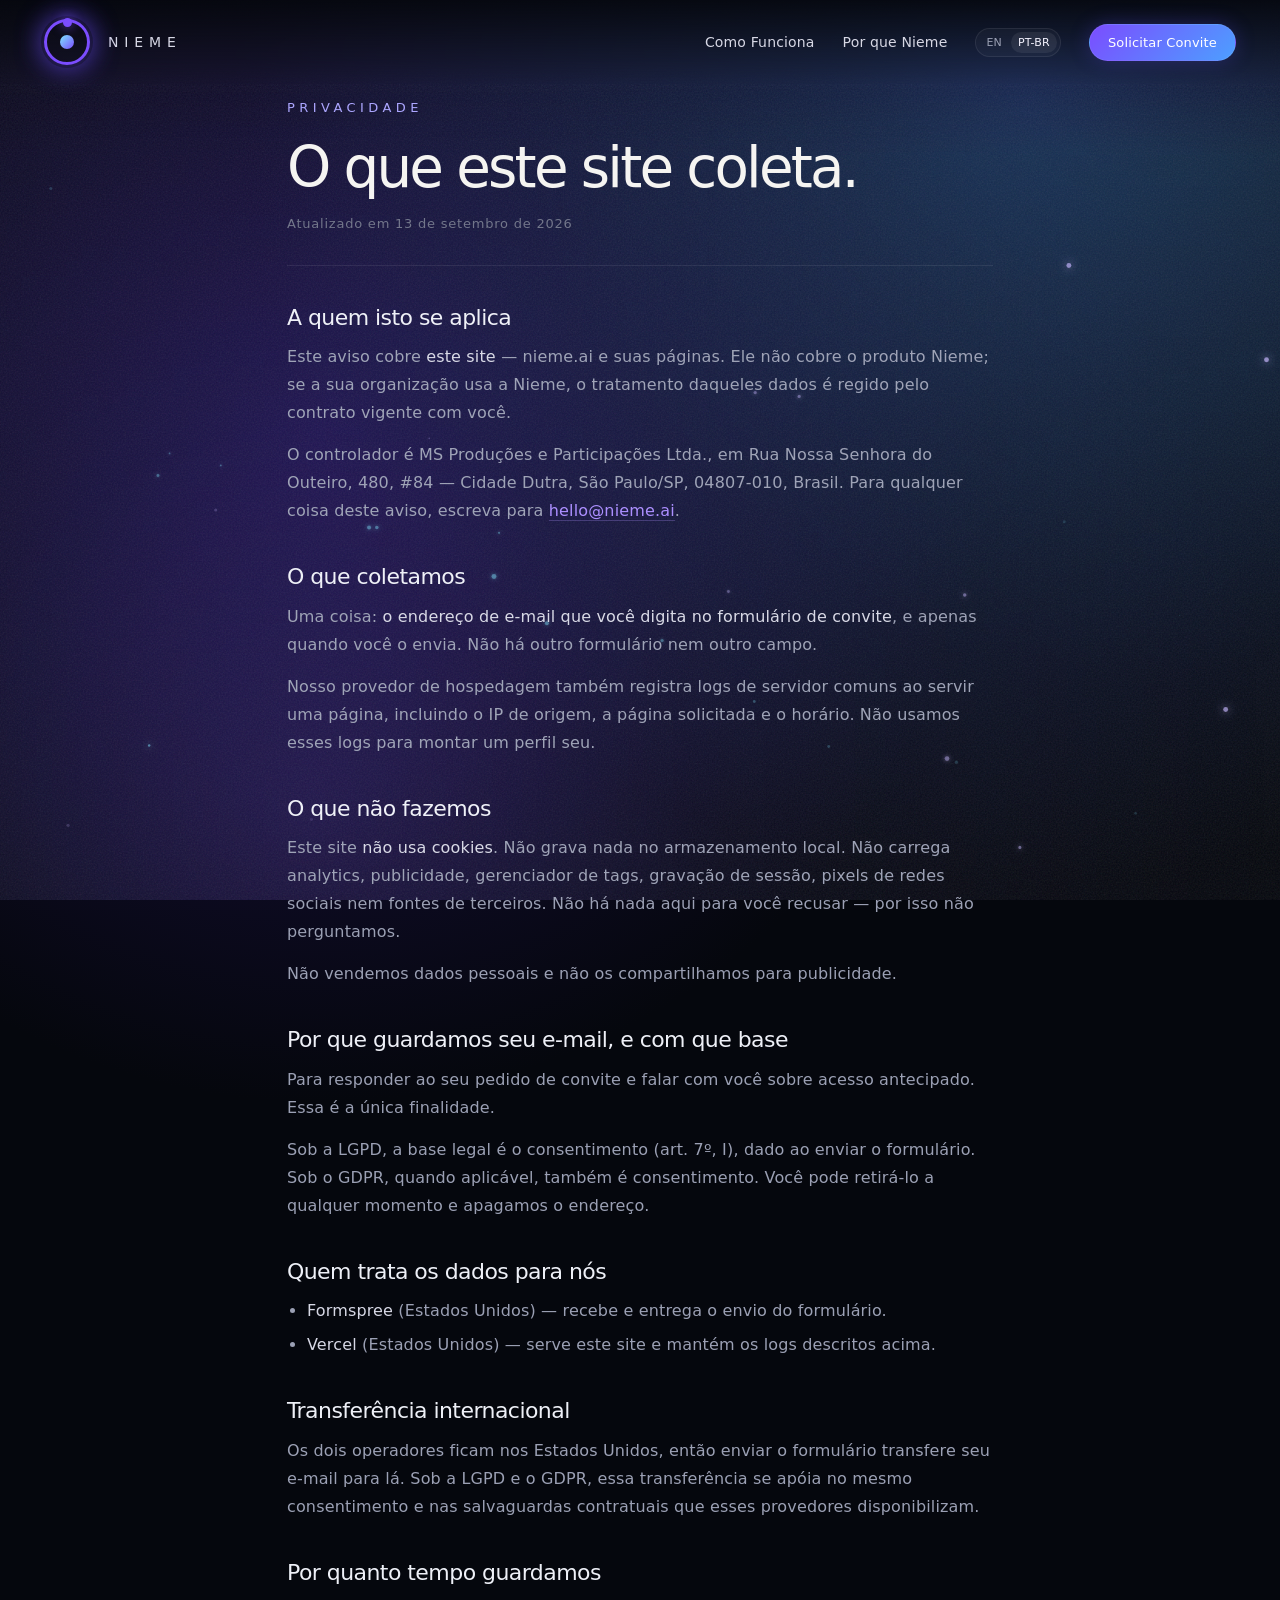
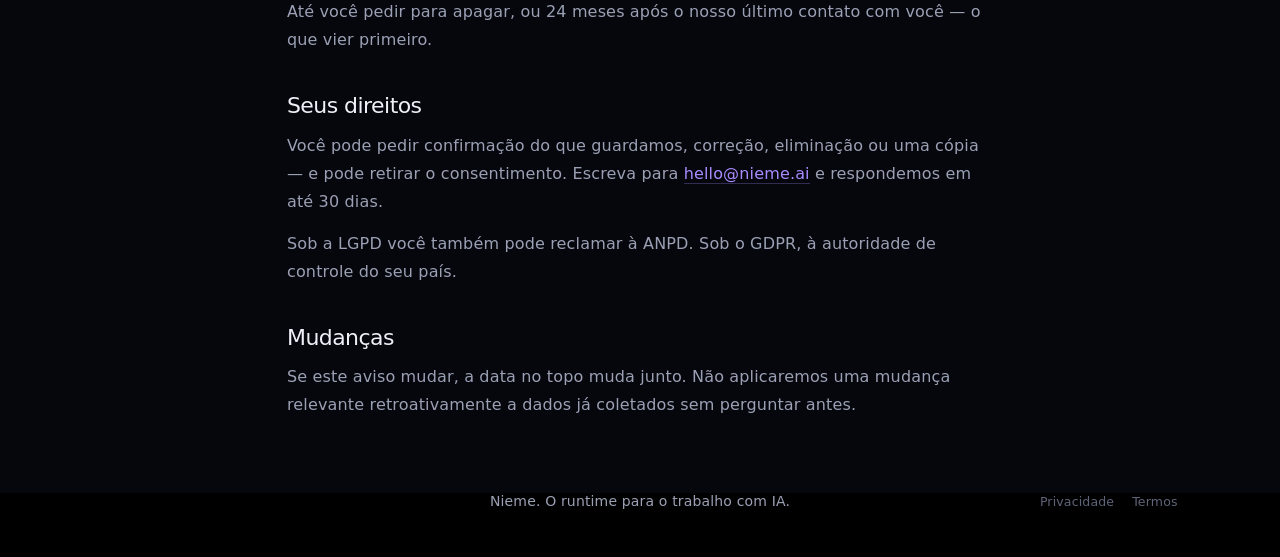
<file: pt-br/privacy.html>
<!doctype html>
<html lang="pt-BR">
<head>
  <meta charset="utf-8" />
  <meta name="viewport" content="width=device-width, initial-scale=1" />
  <title>Privacidade | Nieme</title>
  <meta name="description" content="O que este site coleta, e o que ele n&atilde;o coleta." />
  <meta name="robots" content="noindex, follow" />
  <link rel="canonical" href="https://nieme.ai/pt-br/privacy" />
  <link rel="alternate" hreflang="en" href="https://nieme.ai/privacy" />
  <link rel="alternate" hreflang="pt-BR" href="https://nieme.ai/pt-br/privacy" />
  <link rel="alternate" hreflang="x-default" href="https://nieme.ai/privacy" />
  <link rel="icon" href="/favicon.svg" type="image/svg+xml" />
  <link rel="stylesheet" href="../styles.css" />
</head>
<body class="page-inner page-legal">
  <canvas class="pulse" data-pulse aria-hidden="true"></canvas>
  <div class="grain"></div>
  <header class="nav">
    <a class="brand" href="/pt-br">
      <span class="glyph"><i></i><b></b></span>
      <span>NIEME</span>
    </a>
    <button class="nav-toggle" type="button" aria-label="Menu" aria-expanded="false" aria-controls="site-nav">
      <span></span><span></span><span></span>
    </button>
    <nav id="site-nav">
      <a href="/pt-br/how-it-works">Como Funciona</a>
      <a href="/pt-br/why-nieme">Por que Nieme</a>
      <div class="locale-switcher" role="group" aria-label="Idioma">
        <a href="/privacy" lang="en" hreflang="en">EN</a>
        <a href="/pt-br/privacy" lang="pt-BR" hreflang="pt-BR" class="locale-active" aria-current="page">PT-BR</a>
      </div>
      <a class="button primary" href="/pt-br#invite-form">Solicitar Convite</a>
    </nav>
  </header>

  <main>
    <section class="legal">
      <div class="legal-head">
        <div class="eyebrow">PRIVACIDADE</div>
        <h1>O que este site coleta.</h1>
        <p class="legal-meta">Atualizado em 13 de setembro de 2026</p>
      </div>
      <div class="legal-body">
        <h2>A quem isto se aplica</h2>
        <p>Este aviso cobre <strong>este site</strong> &mdash; nieme.ai e suas p&aacute;ginas. Ele n&atilde;o cobre o produto Nieme; se a sua organiza&ccedil;&atilde;o usa a Nieme, o tratamento daqueles dados &eacute; regido pelo contrato vigente com voc&ecirc;.</p>
        <p>O controlador &eacute; MS Produ&ccedil;&otilde;es e Participa&ccedil;&otilde;es Ltda., em Rua Nossa Senhora do Outeiro, 480, #84 &mdash; Cidade Dutra, S&atilde;o Paulo/SP, 04807-010, Brasil. Para qualquer coisa deste aviso, escreva para <a href="mailto:hello@nieme.ai">hello@nieme.ai</a>.</p>
        <h2>O que coletamos</h2>
        <p>Uma coisa: <strong>o endere&ccedil;o de e-mail que voc&ecirc; digita no formul&aacute;rio de convite</strong>, e apenas quando voc&ecirc; o envia. N&atilde;o h&aacute; outro formul&aacute;rio nem outro campo.</p>
        <p>Nosso provedor de hospedagem tamb&eacute;m registra logs de servidor comuns ao servir uma p&aacute;gina, incluindo o IP de origem, a p&aacute;gina solicitada e o horário. N&atilde;o usamos esses logs para montar um perfil seu.</p>
        <h2>O que n&atilde;o fazemos</h2>
        <p>Este site <strong>n&atilde;o usa cookies</strong>. N&atilde;o grava nada no armazenamento local. N&atilde;o carrega analytics, publicidade, gerenciador de tags, grava&ccedil;&atilde;o de sess&atilde;o, pixels de redes sociais nem fontes de terceiros. N&atilde;o h&aacute; nada aqui para voc&ecirc; recusar &mdash; por isso n&atilde;o perguntamos.</p>
        <p>N&atilde;o vendemos dados pessoais e n&atilde;o os compartilhamos para publicidade.</p>
        <h2>Por que guardamos seu e-mail, e com que base</h2>
        <p>Para responder ao seu pedido de convite e falar com voc&ecirc; sobre acesso antecipado. Essa &eacute; a &uacute;nica finalidade.</p>
        <p>Sob a LGPD, a base legal &eacute; o consentimento (art. 7&ordm;, I), dado ao enviar o formul&aacute;rio. Sob o GDPR, quando aplic&aacute;vel, tamb&eacute;m &eacute; consentimento. Voc&ecirc; pode retir&aacute;-lo a qualquer momento e apagamos o endere&ccedil;o.</p>
        <h2>Quem trata os dados para n&oacute;s</h2>
        <ul><li><strong>Formspree</strong> (Estados Unidos) &mdash; recebe e entrega o envio do formul&aacute;rio.</li><li><strong>Vercel</strong> (Estados Unidos) &mdash; serve este site e mant&eacute;m os logs descritos acima.</li></ul>
        <h2>Transfer&ecirc;ncia internacional</h2>
        <p>Os dois operadores ficam nos Estados Unidos, ent&atilde;o enviar o formul&aacute;rio transfere seu e-mail para l&aacute;. Sob a LGPD e o GDPR, essa transfer&ecirc;ncia se ap&oacute;ia no mesmo consentimento e nas salvaguardas contratuais que esses provedores disponibilizam.</p>
        <h2>Por quanto tempo guardamos</h2>
        <p>At&eacute; voc&ecirc; pedir para apagar, ou 24 meses ap&oacute;s o nosso &uacute;ltimo contato com voc&ecirc; &mdash; o que vier primeiro.</p>
        <h2>Seus direitos</h2>
        <p>Voc&ecirc; pode pedir confirma&ccedil;&atilde;o do que guardamos, corre&ccedil;&atilde;o, elimina&ccedil;&atilde;o ou uma c&oacute;pia &mdash; e pode retirar o consentimento. Escreva para <a href="mailto:hello@nieme.ai">hello@nieme.ai</a> e respondemos em at&eacute; 30 dias.</p>
        <p>Sob a LGPD voc&ecirc; tamb&eacute;m pode reclamar &agrave; ANPD. Sob o GDPR, &agrave; autoridade de controle do seu pa&iacute;s.</p>
        <h2>Mudan&ccedil;as</h2>
        <p>Se este aviso mudar, a data no topo muda junto. N&atilde;o aplicaremos uma mudan&ccedil;a relevante retroativamente a dados j&aacute; coletados sem perguntar antes.</p>
      </div>
    </section>
  </main>
  <footer>
    <span class="foot-line">Nieme. O runtime para o trabalho com IA.</span>
    <nav class="foot-legal" aria-label="Jur&iacute;dico">
      <a href="/pt-br/privacy">Privacidade</a>
      <a href="/pt-br/terms">Termos</a>
    </nav>
  </footer>
  <script src="../script.js" defer></script>
</body>
</html>
</file>
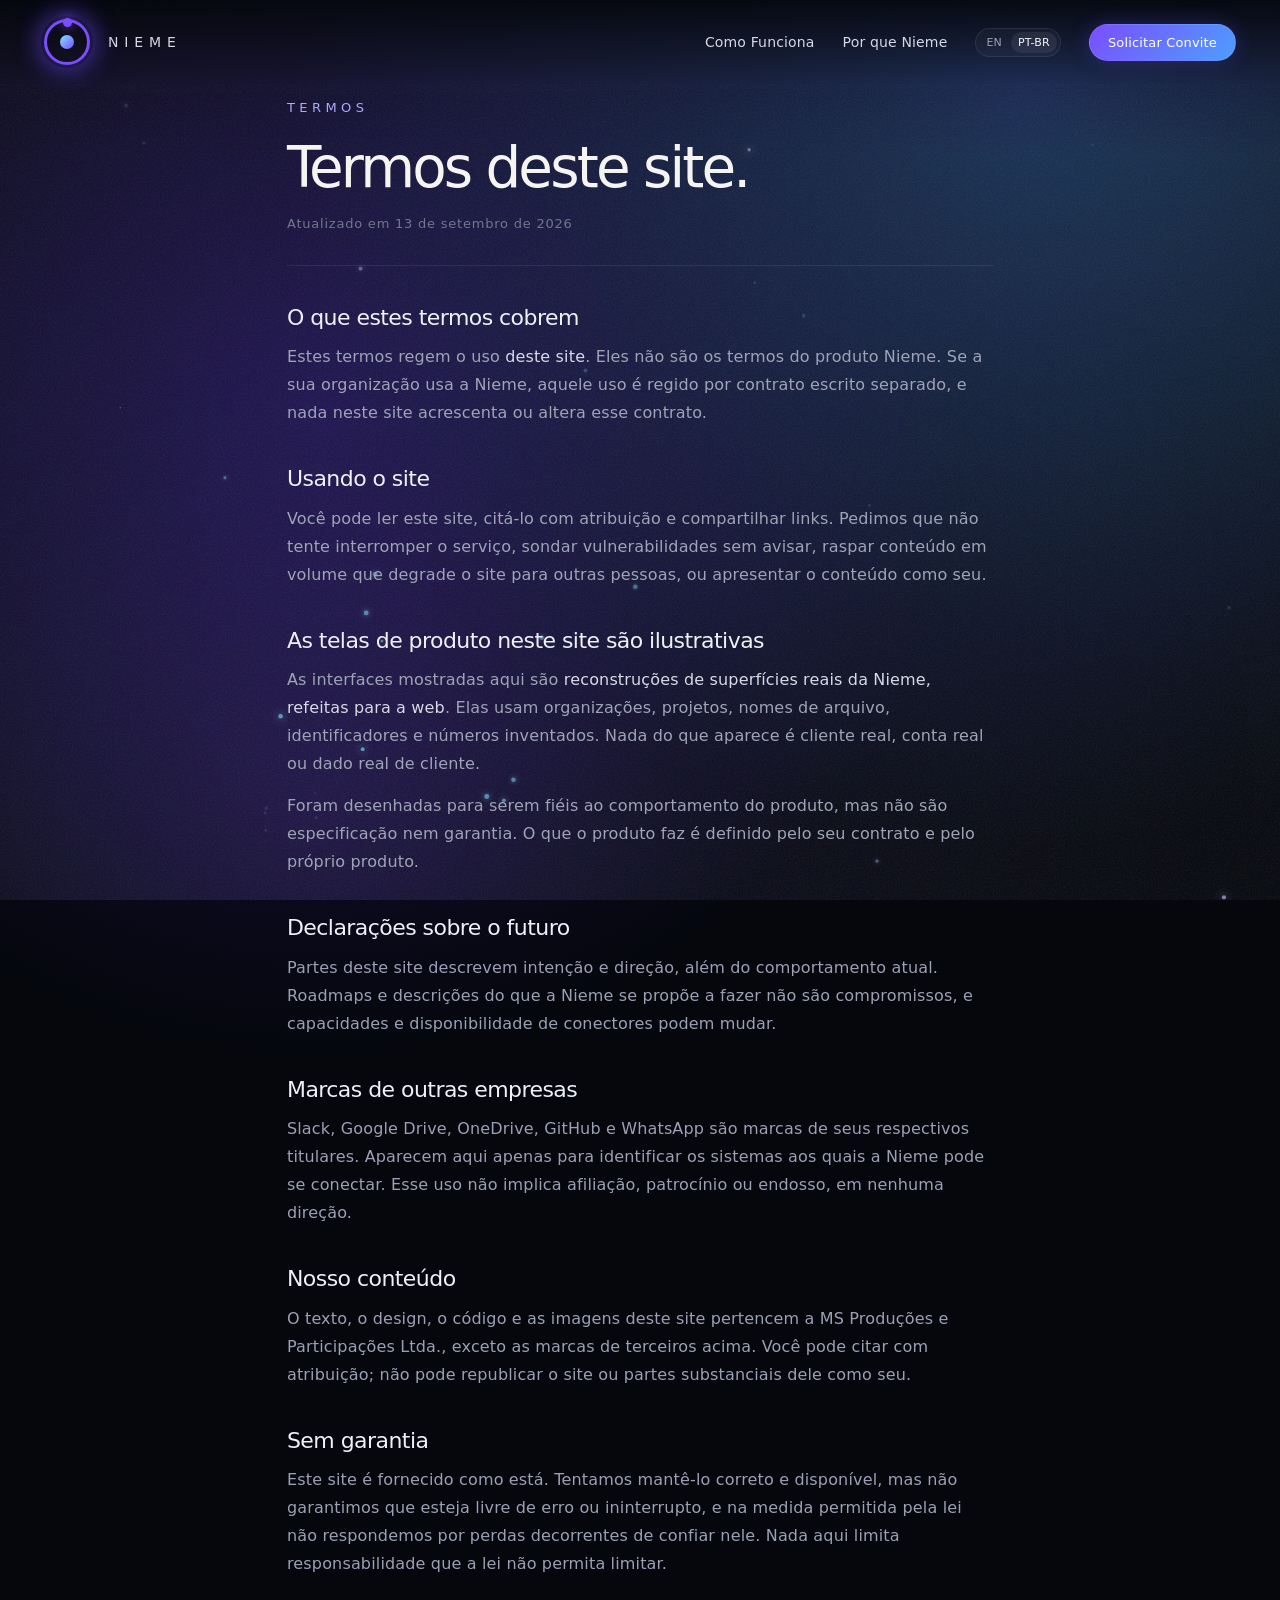
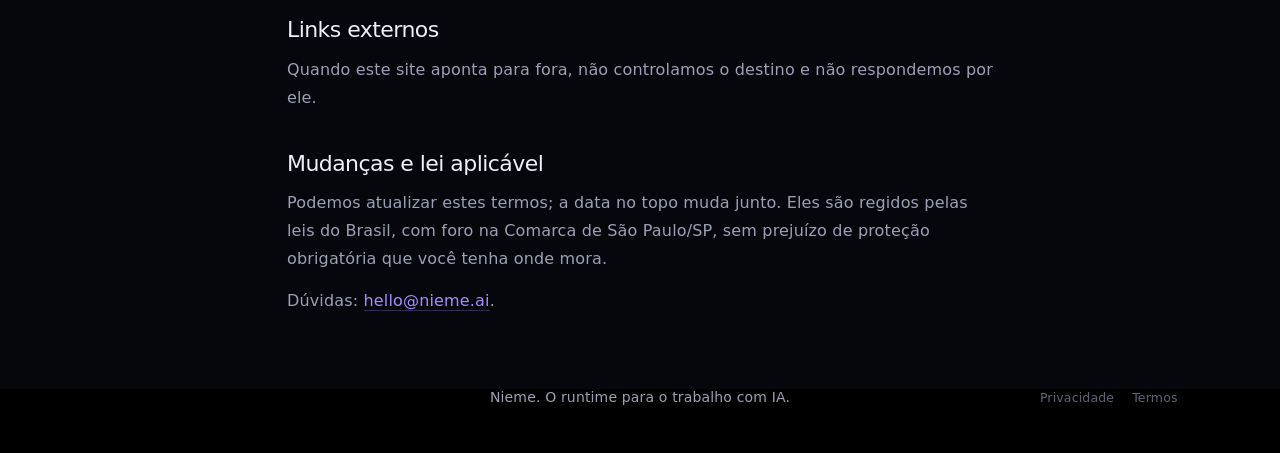
<file: pt-br/terms.html>
<!doctype html>
<html lang="pt-BR">
<head>
  <meta charset="utf-8" />
  <meta name="viewport" content="width=device-width, initial-scale=1" />
  <title>Termos | Nieme</title>
  <meta name="description" content="Termos de uso deste site." />
  <meta name="robots" content="noindex, follow" />
  <link rel="canonical" href="https://nieme.ai/pt-br/terms" />
  <link rel="alternate" hreflang="en" href="https://nieme.ai/terms" />
  <link rel="alternate" hreflang="pt-BR" href="https://nieme.ai/pt-br/terms" />
  <link rel="alternate" hreflang="x-default" href="https://nieme.ai/terms" />
  <link rel="icon" href="/favicon.svg" type="image/svg+xml" />
  <link rel="stylesheet" href="../styles.css" />
</head>
<body class="page-inner page-legal">
  <canvas class="pulse" data-pulse aria-hidden="true"></canvas>
  <div class="grain"></div>
  <header class="nav">
    <a class="brand" href="/pt-br">
      <span class="glyph"><i></i><b></b></span>
      <span>NIEME</span>
    </a>
    <button class="nav-toggle" type="button" aria-label="Menu" aria-expanded="false" aria-controls="site-nav">
      <span></span><span></span><span></span>
    </button>
    <nav id="site-nav">
      <a href="/pt-br/how-it-works">Como Funciona</a>
      <a href="/pt-br/why-nieme">Por que Nieme</a>
      <div class="locale-switcher" role="group" aria-label="Idioma">
        <a href="/terms" lang="en" hreflang="en">EN</a>
        <a href="/pt-br/terms" lang="pt-BR" hreflang="pt-BR" class="locale-active" aria-current="page">PT-BR</a>
      </div>
      <a class="button primary" href="/pt-br#invite-form">Solicitar Convite</a>
    </nav>
  </header>

  <main>
    <section class="legal">
      <div class="legal-head">
        <div class="eyebrow">TERMOS</div>
        <h1>Termos deste site.</h1>
        <p class="legal-meta">Atualizado em 13 de setembro de 2026</p>
      </div>
      <div class="legal-body">
        <h2>O que estes termos cobrem</h2>
        <p>Estes termos regem o uso <strong>deste site</strong>. Eles n&atilde;o s&atilde;o os termos do produto Nieme. Se a sua organiza&ccedil;&atilde;o usa a Nieme, aquele uso &eacute; regido por contrato escrito separado, e nada neste site acrescenta ou altera esse contrato.</p>
        <h2>Usando o site</h2>
        <p>Voc&ecirc; pode ler este site, cit&aacute;-lo com atribui&ccedil;&atilde;o e compartilhar links. Pedimos que n&atilde;o tente interromper o servi&ccedil;o, sondar vulnerabilidades sem avisar, raspar conte&uacute;do em volume que degrade o site para outras pessoas, ou apresentar o conte&uacute;do como seu.</p>
        <h2>As telas de produto neste site s&atilde;o ilustrativas</h2>
        <p>As interfaces mostradas aqui s&atilde;o <strong>reconstru&ccedil;&otilde;es de superf&iacute;cies reais da Nieme, refeitas para a web</strong>. Elas usam organiza&ccedil;&otilde;es, projetos, nomes de arquivo, identificadores e n&uacute;meros inventados. Nada do que aparece &eacute; cliente real, conta real ou dado real de cliente.</p>
        <p>Foram desenhadas para serem fi&eacute;is ao comportamento do produto, mas n&atilde;o s&atilde;o especifica&ccedil;&atilde;o nem garantia. O que o produto faz &eacute; definido pelo seu contrato e pelo pr&oacute;prio produto.</p>
        <h2>Declara&ccedil;&otilde;es sobre o futuro</h2>
        <p>Partes deste site descrevem inten&ccedil;&atilde;o e dire&ccedil;&atilde;o, al&eacute;m do comportamento atual. Roadmaps e descri&ccedil;&otilde;es do que a Nieme se prop&otilde;e a fazer n&atilde;o s&atilde;o compromissos, e capacidades e disponibilidade de conectores podem mudar.</p>
        <h2>Marcas de outras empresas</h2>
        <p>Slack, Google Drive, OneDrive, GitHub e WhatsApp s&atilde;o marcas de seus respectivos titulares. Aparecem aqui apenas para identificar os sistemas aos quais a Nieme pode se conectar. Esse uso n&atilde;o implica afilia&ccedil;&atilde;o, patroc&iacute;nio ou endosso, em nenhuma dire&ccedil;&atilde;o.</p>
        <h2>Nosso conte&uacute;do</h2>
        <p>O texto, o design, o c&oacute;digo e as imagens deste site pertencem a MS Produ&ccedil;&otilde;es e Participa&ccedil;&otilde;es Ltda., exceto as marcas de terceiros acima. Voc&ecirc; pode citar com atribui&ccedil;&atilde;o; n&atilde;o pode republicar o site ou partes substanciais dele como seu.</p>
        <h2>Sem garantia</h2>
        <p>Este site &eacute; fornecido como est&aacute;. Tentamos mant&ecirc;-lo correto e dispon&iacute;vel, mas n&atilde;o garantimos que esteja livre de erro ou ininterrupto, e na medida permitida pela lei n&atilde;o respondemos por perdas decorrentes de confiar nele. Nada aqui limita responsabilidade que a lei n&atilde;o permita limitar.</p>
        <h2>Links externos</h2>
        <p>Quando este site aponta para fora, n&atilde;o controlamos o destino e n&atilde;o respondemos por ele.</p>
        <h2>Mudan&ccedil;as e lei aplic&aacute;vel</h2>
        <p>Podemos atualizar estes termos; a data no topo muda junto. Eles s&atilde;o regidos pelas leis do Brasil, com foro na Comarca de S&atilde;o Paulo/SP, sem preju&iacute;zo de prote&ccedil;&atilde;o obrigat&oacute;ria que voc&ecirc; tenha onde mora.</p>
        <p>D&uacute;vidas: <a href="mailto:hello@nieme.ai">hello@nieme.ai</a>.</p>
      </div>
    </section>
  </main>
  <footer>
    <span class="foot-line">Nieme. O runtime para o trabalho com IA.</span>
    <nav class="foot-legal" aria-label="Jur&iacute;dico">
      <a href="/pt-br/privacy">Privacidade</a>
      <a href="/pt-br/terms">Termos</a>
    </nav>
  </footer>
  <script src="../script.js" defer></script>
</body>
</html>
</file>
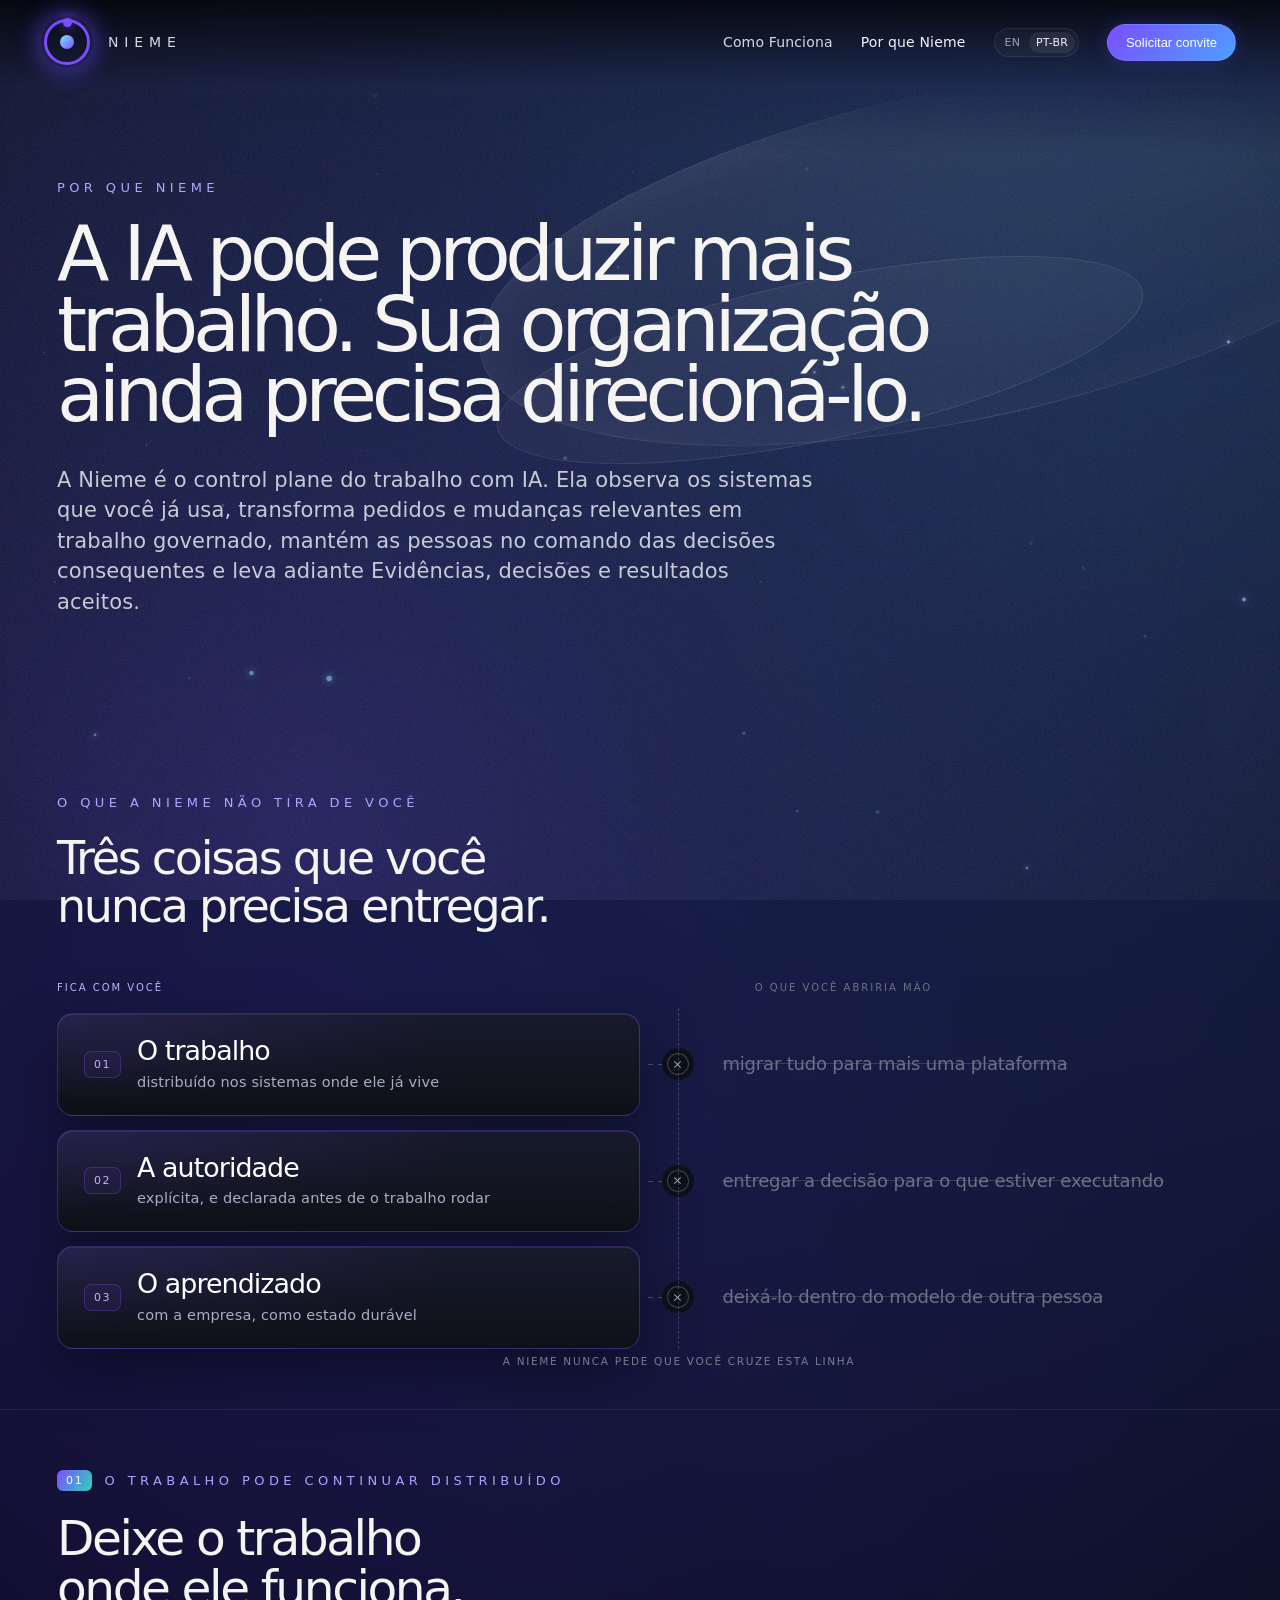
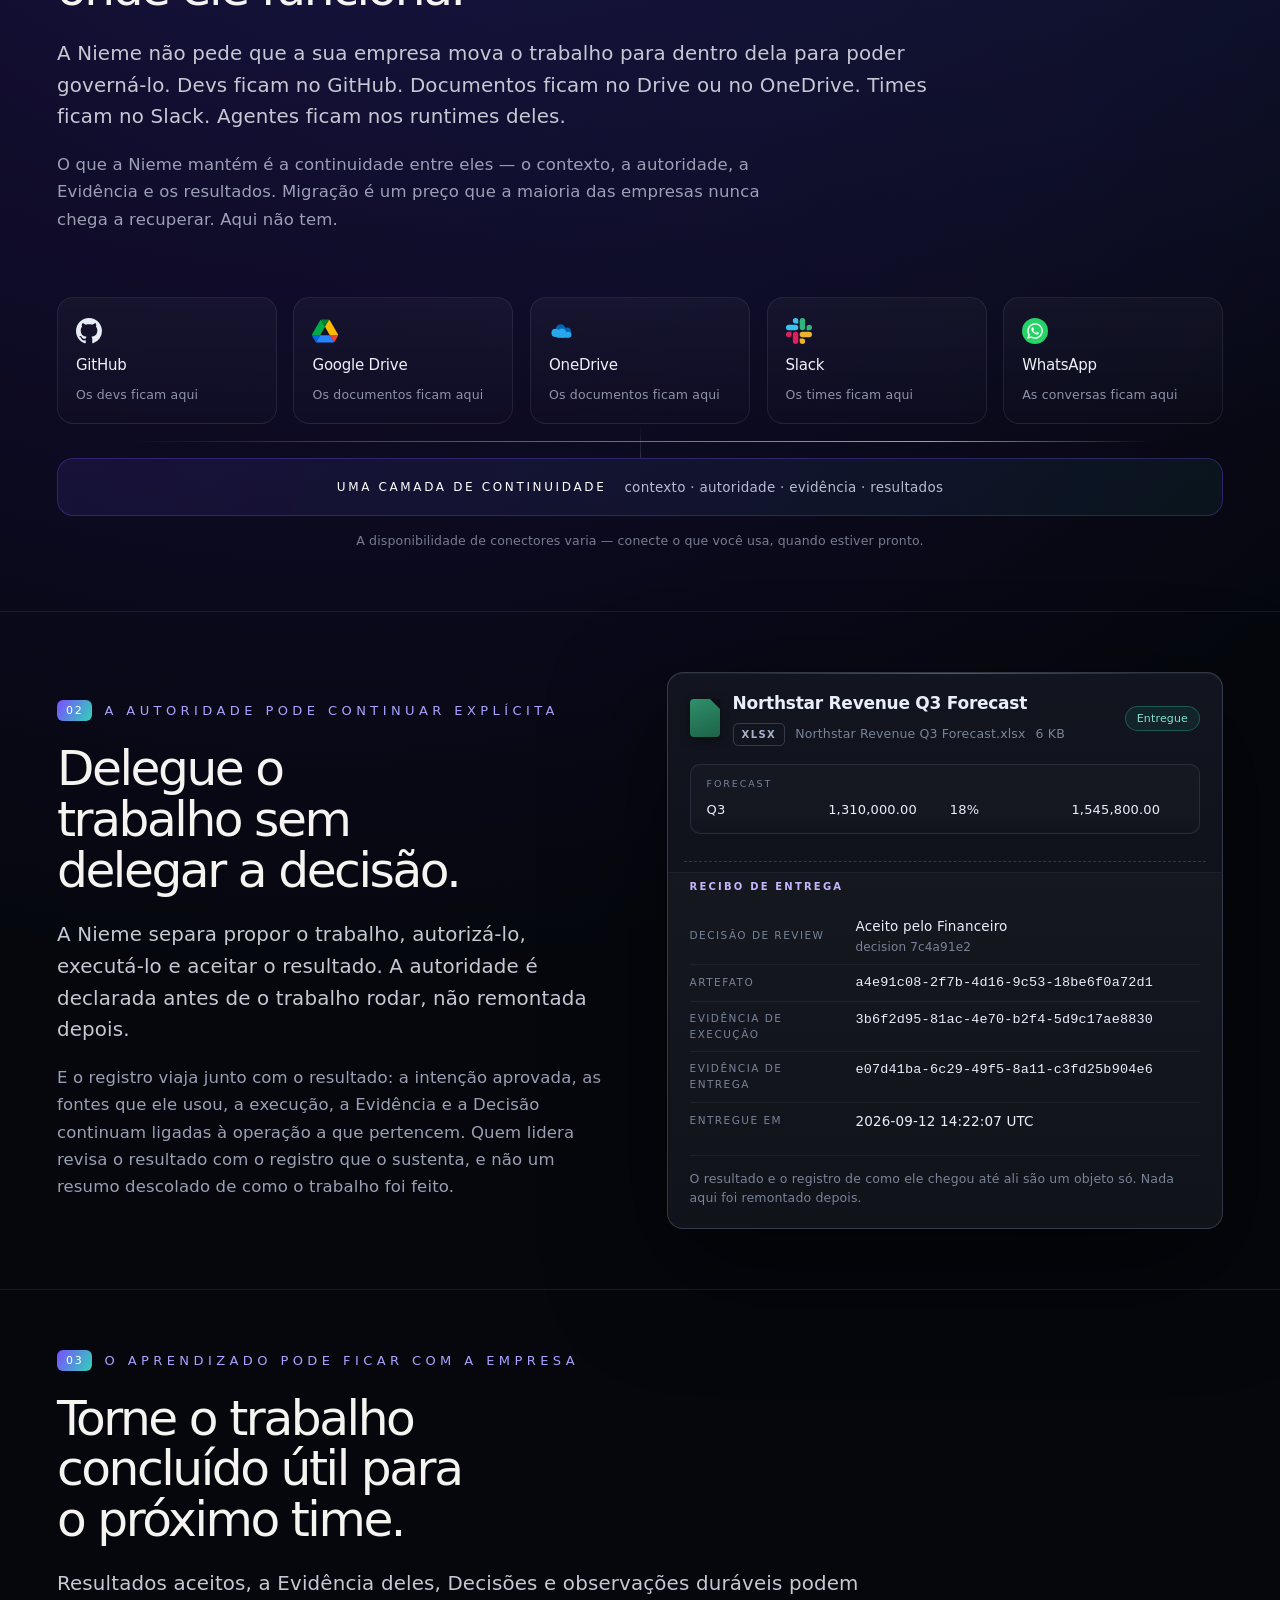
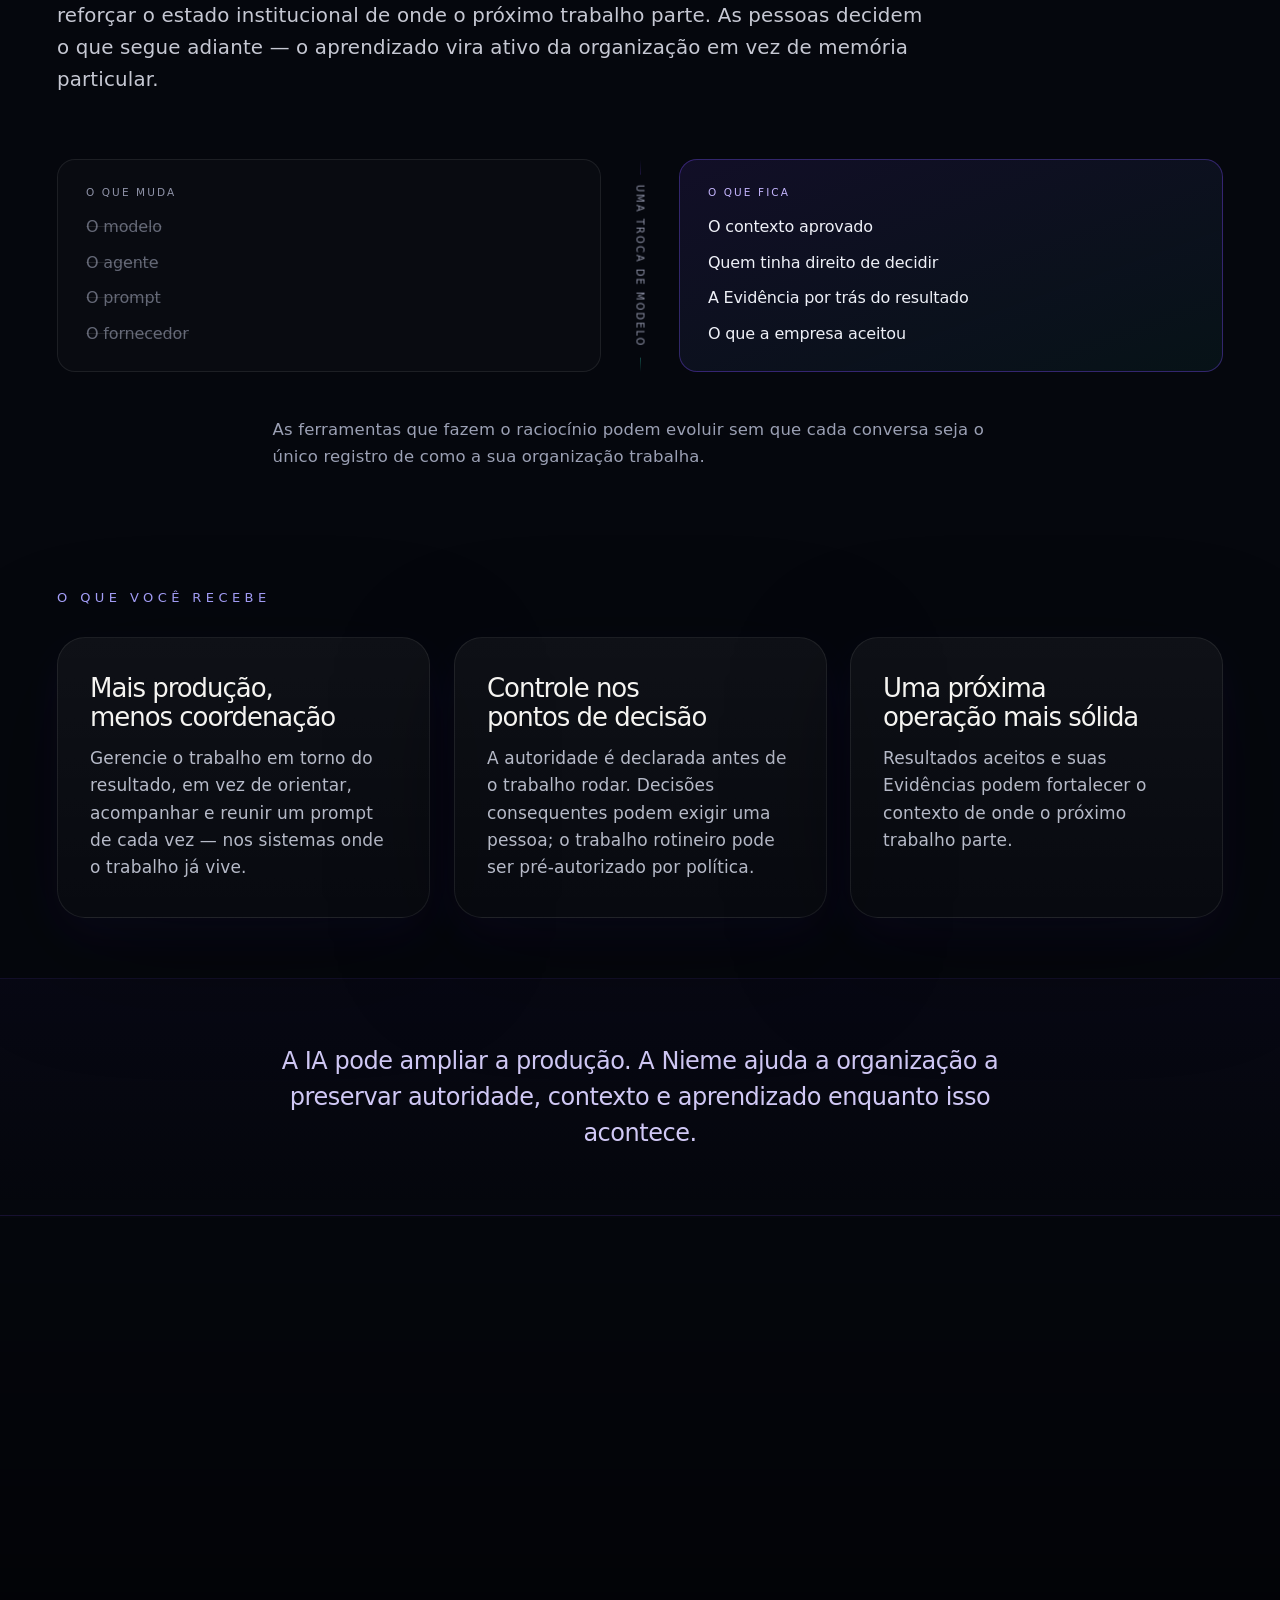
<file: pt-br/why-nieme.html>
<!doctype html>
<html lang="pt-BR">
<head>
  <meta charset="utf-8" />
  <meta name="viewport" content="width=device-width, initial-scale=1" />
  <title>Por que Nieme | O Control Plane do Trabalho com IA</title>
  <meta name="description" content="A Nieme é o control plane do trabalho com IA. Mantenha o trabalho nos sistemas onde ele já vive, enquanto contexto, autoridade, Evidência e resultados seguem contínuos entre eles." />
  <meta property="og:title" content="Por que Nieme | O Control Plane do Trabalho com IA" />
  <meta property="og:description" content="Uma camada de continuidade sobre o trabalho — governado, rastreável e sem depender de mover tudo para mais uma ferramenta." />
  <meta property="og:type" content="website" />
  <meta property="og:url" content="https://nieme.ai/pt-br/why-nieme" />
  <meta property="og:site_name" content="Nieme" />
  <meta name="twitter:card" content="summary_large_image" />
  <link rel="canonical" href="https://nieme.ai/pt-br/why-nieme" />
  <link rel="alternate" hreflang="en" href="https://nieme.ai/why-nieme" />
  <link rel="alternate" hreflang="pt-BR" href="https://nieme.ai/pt-br/why-nieme" />
  <link rel="alternate" hreflang="x-default" href="https://nieme.ai/why-nieme" />
  <link rel="icon" href="/favicon.svg" type="image/svg+xml" />
  <link rel="stylesheet" href="/styles.css" />
</head>
<body class="page-inner">
  <canvas class="pulse" data-pulse aria-hidden="true"></canvas>
  <div class="grain"></div>
  <header class="nav">
    <a class="brand" href="/pt-br">
      <span class="glyph"><i></i><b></b></span>
      <span>NIEME</span>
    </a>
    <button class="nav-toggle" type="button" aria-label="Menu" aria-expanded="false" aria-controls="site-nav">
      <span></span><span></span><span></span>
    </button>
    <nav id="site-nav">
      <a href="/pt-br/how-it-works">Como Funciona</a>
      <a href="/pt-br/why-nieme" class="nav-active">Por que Nieme</a>
      <div class="locale-switcher" role="group" aria-label="Idioma">
        <a href="/why-nieme" lang="en" hreflang="en">EN</a>
        <a href="/pt-br/why-nieme" lang="pt-BR" hreflang="pt-BR" class="locale-active" aria-current="page">PT-BR</a>
      </div>
      <button class="button primary" type="button" data-invite-trigger>Solicitar convite</button>
    </nav>
  </header>

  <main>

    <!-- HERO -->
    <section class="hero">
      <div class="hero-bg">
        <div class="arch arch-one"></div>
        <div class="arch arch-two"></div>
      </div>
      <div class="kicker">POR QUE NIEME</div>
      <h1>A IA pode produzir mais trabalho. Sua organização ainda precisa direcioná-lo.</h1>
      <p class="lede">A Nieme é o control plane do trabalho com IA. Ela observa os sistemas que você já usa, transforma pedidos e mudanças relevantes em trabalho governado, mantém as pessoas no comando das decisões consequentes e leva adiante Evidências, decisões e resultados aceitos.</p>
    </section>

    <!-- VS. RENTED AI -->
    <!-- WHAT NIEME DOES NOT TAKE -->
    <section class="theses">
      <div class="section-title">
        <div class="eyebrow">O QUE A NIEME N&Atilde;O TIRA DE VOC&Ecirc;</div>
        <h2>Tr&ecirc;s coisas que voc&ecirc; nunca precisa entregar.</h2>
      </div>
      <div class="kp">
        <div class="kp-head kp-head--in">FICA COM VOC&Ecirc;</div>
        <div class="kp-head kp-head--edge" aria-hidden="true"></div>
        <div class="kp-head kp-head--out">O QUE VOC&Ecirc; ABRIRIA M&Atilde;O</div>
          <div class="kp-in">
            <span class="kp-n">01</span>
            <span class="kp-thing">O trabalho</span>
            <span class="kp-state">distribu&iacute;do nos sistemas onde ele j&aacute; vive</span>
          </div>
          <div class="kp-arrow" aria-hidden="true"><i></i><b></b></div>
          <div class="kp-out"><s>migrar tudo para mais uma plataforma</s></div>
          <div class="kp-in">
            <span class="kp-n">02</span>
            <span class="kp-thing">A autoridade</span>
            <span class="kp-state">expl&iacute;cita, e declarada antes de o trabalho rodar</span>
          </div>
          <div class="kp-arrow" aria-hidden="true"><i></i><b></b></div>
          <div class="kp-out"><s>entregar a decis&atilde;o para o que estiver executando</s></div>
          <div class="kp-in">
            <span class="kp-n">03</span>
            <span class="kp-thing">O aprendizado</span>
            <span class="kp-state">com a empresa, como estado dur&aacute;vel</span>
          </div>
          <div class="kp-arrow" aria-hidden="true"><i></i><b></b></div>
          <div class="kp-out"><s>deix&aacute;-lo dentro do modelo de outra pessoa</s></div>
        <div class="kp-edge" aria-hidden="true"><span>A Nieme nunca pede que voc&ecirc; cruze esta linha</span></div>
      </div>
    </section>

    <!-- 01 — WORK CAN STAY DISTRIBUTED -->
    <section class="wn wn--01">
      <div class="wn-copy">
        <div class="eyebrow"><span class="wn-n">01</span>O TRABALHO PODE CONTINUAR DISTRIBU&Iacute;DO</div>
        <h2>Deixe o trabalho onde ele funciona.</h2>
        <p class="wn-lede">A Nieme n&atilde;o pede que a sua empresa mova o trabalho para dentro dela para poder govern&aacute;-lo. Devs ficam no GitHub. Documentos ficam no Drive ou no OneDrive. Times ficam no Slack. Agentes ficam nos runtimes deles.</p>
        <p>O que a Nieme mant&eacute;m &eacute; a continuidade entre eles &mdash; o contexto, a autoridade, a Evid&ecirc;ncia e os resultados. Migra&ccedil;&atilde;o &eacute; um pre&ccedil;o que a maioria das empresas nunca chega a recuperar. Aqui n&atilde;o tem.</p>
      </div>
        <!-- Real marks for the systems Nieme observed. Third-party brand logos,
             shown only to identify the connected system each Signal came from. -->
        <svg class="brand-sprite" aria-hidden="true" focusable="false"><defs>
          <symbol id="i-slack" viewBox="0 0 122.8 122.8">
            <path fill="#E01E5A" d="M25.8 77.6a12.9 12.9 0 1 1-12.9-12.9h12.9v12.9zm6.5 0a12.9 12.9 0 0 1 25.8 0v32.3a12.9 12.9 0 0 1-25.8 0V77.6z"/>
            <path fill="#36C5F0" d="M45.2 25.8a12.9 12.9 0 1 1 12.9-12.9v12.9H45.2zm0 6.5a12.9 12.9 0 0 1 0 25.8H12.9a12.9 12.9 0 0 1 0-25.8h32.3z"/>
            <path fill="#2EB67D" d="M97 45.2a12.9 12.9 0 1 1 12.9 12.9H97V45.2zm-6.5 0a12.9 12.9 0 0 1-25.8 0V12.9a12.9 12.9 0 0 1 25.8 0v32.3z"/>
            <path fill="#ECB22E" d="M77.6 97a12.9 12.9 0 1 1-12.9 12.9V97h12.9zm0-6.5a12.9 12.9 0 0 1 0-25.8h32.3a12.9 12.9 0 0 1 0 25.8H77.6z"/>
          </symbol>
          <symbol id="i-drive" viewBox="0 0 87.3 78">
            <path fill="#0066DA" d="m6.6 66.85 3.85 6.65c.8 1.4 1.95 2.5 3.3 3.3l13.75-23.8H0c0 1.55.4 3.1 1.2 4.5z"/>
            <path fill="#00AC47" d="M43.65 25 29.9 1.2c-1.35.8-2.5 1.9-3.3 3.3l-25.4 44A9.06 9.06 0 0 0 0 53h27.5z"/>
            <path fill="#EA4335" d="M73.55 76.8c1.35-.8 2.5-1.9 3.3-3.3l1.6-2.75L86.1 57.4c.8-1.4 1.2-2.95 1.2-4.5H59.79l5.85 11.5z"/>
            <path fill="#00832D" d="M43.65 25 57.4 1.2C56.05.4 54.5 0 52.9 0H34.4c-1.6 0-3.15.45-4.5 1.2z"/>
            <path fill="#2684FC" d="M59.8 53H27.5L13.75 76.8c1.35.8 2.9 1.2 4.5 1.2h50.8c1.6 0 3.15-.45 4.5-1.2z"/>
            <path fill="#FFBA00" d="M73.4 26.5 60.7 4.5c-.8-1.4-1.95-2.5-3.3-3.3L43.65 25l16.15 28h27.45c0-1.55-.4-3.1-1.2-4.5z"/>
          </symbol>
          <symbol id="i-github" viewBox="0 0 16 16">
            <path fill="#e6edf3" fill-rule="evenodd" d="M8 0C3.58 0 0 3.58 0 8c0 3.54 2.29 6.53 5.47 7.59.4.07.55-.17.55-.38 0-.19-.01-.82-.01-1.49-2.01.37-2.53-.49-2.69-.94-.09-.23-.48-.94-.82-1.13-.28-.15-.68-.52-.01-.53.63-.01 1.08.58 1.23.82.72 1.21 1.87.87 2.33.66.07-.52.28-.87.51-1.07-1.78-.2-3.64-.89-3.64-3.95 0-.87.31-1.59.82-2.15-.08-.2-.36-1.02.08-2.12 0 0 .67-.21 2.2.82.64-.18 1.32-.27 2-.27.68 0 1.36.09 2 .27 1.53-1.04 2.2-.82 2.2-.82.44 1.1.16 1.92.08 2.12.51.56.82 1.27.82 2.15 0 3.07-1.87 3.75-3.65 3.95.29.25.54.73.54 1.48 0 1.07-.01 1.93-.01 2.2 0 .21.15.46.55.38A8.01 8.01 0 0 0 16 8c0-4.42-3.58-8-8-8z"/>
          </symbol>
          <symbol id="i-whatsapp" viewBox="0 0 32 32">
            <circle cx="16" cy="16" r="16" fill="#25D366"/>
            <path fill="#fff" d="M16.1 6.4a9.6 9.6 0 0 0-8.3 14.4L6.4 25.6l4.9-1.3a9.6 9.6 0 1 0 4.8-17.9zm0 17.5a7.9 7.9 0 0 1-4-1.1l-.3-.2-2.9.8.8-2.8-.2-.3a7.9 7.9 0 1 1 6.6 3.6zm4.5-5.9c-.2-.1-1.4-.7-1.7-.8-.2-.1-.4-.1-.5.1l-.7.9c-.1.2-.3.2-.5.1a6.5 6.5 0 0 1-1.9-1.2 7.2 7.2 0 0 1-1.3-1.7c-.1-.2 0-.3.1-.4l.4-.5.2-.4v-.4l-.8-1.9c-.2-.5-.4-.4-.5-.4h-.5c-.2 0-.4.1-.6.3-.2.2-.8.8-.8 2s.8 2.3.9 2.5c.1.2 1.6 2.5 4 3.5.6.2 1 .4 1.3.5.6.2 1.1.2 1.5.1.5-.1 1.4-.6 1.6-1.1.2-.6.2-1 .1-1.1z"/>
          </symbol>
          <symbol id="i-onedrive" viewBox="0 0 48 32">
            <g fill="#0364B8"><circle cx="21.5" cy="12.5" r="9"/><circle cx="33" cy="17" r="7.5"/></g>
            <g fill="#28A8EA">
              <circle cx="12" cy="19.5" r="7.5"/><circle cx="24" cy="20" r="8.5"/>
              <rect x="12" y="19.5" width="26" height="9" rx="4.5"/><circle cx="36" cy="23" r="5.5"/>
            </g>
          </symbol>
        </defs></svg>
      <div class="stay">
        <div class="stay-row">
            <div class="stay-sys">
              <svg class="stay-ico" aria-hidden="true" focusable="false"><use href="#i-github"/></svg>
              <span class="stay-name">GitHub</span>
              <span class="stay-note">Os devs ficam aqui</span>
            </div>
            <div class="stay-sys">
              <svg class="stay-ico" aria-hidden="true" focusable="false"><use href="#i-drive"/></svg>
              <span class="stay-name">Google Drive</span>
              <span class="stay-note">Os documentos ficam aqui</span>
            </div>
            <div class="stay-sys">
              <svg class="stay-ico" aria-hidden="true" focusable="false"><use href="#i-onedrive"/></svg>
              <span class="stay-name">OneDrive</span>
              <span class="stay-note">Os documentos ficam aqui</span>
            </div>
            <div class="stay-sys">
              <svg class="stay-ico" aria-hidden="true" focusable="false"><use href="#i-slack"/></svg>
              <span class="stay-name">Slack</span>
              <span class="stay-note">Os times ficam aqui</span>
            </div>
            <div class="stay-sys">
              <svg class="stay-ico" aria-hidden="true" focusable="false"><use href="#i-whatsapp"/></svg>
              <span class="stay-name">WhatsApp</span>
              <span class="stay-note">As conversas ficam aqui</span>
            </div>
        </div>
        <div class="stay-line" aria-hidden="true"></div>
        <div class="stay-layer">
          <span class="stay-layer-name">UMA CAMADA DE CONTINUIDADE</span>
          <span class="stay-layer-note">contexto &middot; autoridade &middot; evid&ecirc;ncia &middot; resultados</span>
        </div>
        <p class="stay-avail">A disponibilidade de conectores varia &mdash; conecte o que voc&ecirc; usa, quando estiver pronto.</p>
      </div>
    </section>

    <!-- 02 — AUTHORITY CAN STAY EXPLICIT -->
    <section class="wn wn--02">
      <div class="wn-grid">
        <div class="wn-copy">
          <div class="eyebrow"><span class="wn-n">02</span>A AUTORIDADE PODE CONTINUAR EXPL&Iacute;CITA</div>
          <h2>Delegue o trabalho sem delegar a decis&atilde;o.</h2>
          <p class="wn-lede">A Nieme separa propor o trabalho, autoriz&aacute;-lo, execut&aacute;-lo e aceitar o resultado. A autoridade &eacute; declarada antes de o trabalho rodar, n&atilde;o remontada depois.</p>
          <p>E o registro viaja junto com o resultado: a inten&ccedil;&atilde;o aprovada, as fontes que ele usou, a execu&ccedil;&atilde;o, a Evid&ecirc;ncia e a Decis&atilde;o continuam ligadas &agrave; opera&ccedil;&atilde;o a que pertencem. Quem lidera revisa o resultado com o registro que o sustenta, e n&atilde;o um resumo descolado de como o trabalho foi feito.</p>
        </div>
        <div class="wn-art">
          <div class="uiw ui-receipt">
            <div class="rc-head">
              <span class="ar-icon" aria-hidden="true"></span>
              <div class="rc-id">
                <div class="ar-name">Northstar Revenue Q3 Forecast</div>
                <div class="ar-file"><span class="ar-kind">XLSX</span>Northstar Revenue Q3 Forecast.xlsx<span class="ar-size">6 KB</span></div>
              </div>
              <span class="rc-state">Entregue</span>
            </div>
            <div class="rc-peek">
              <div class="rc-peek-name">FORECAST</div>
              <div class="rc-peek-row"><span>Q3</span><span>1,310,000.00</span><span>18%</span><span>1,545,800.00</span></div>
              <div class="rc-peek-fade" aria-hidden="true"></div>
            </div>
            <div class="rc-tear" aria-hidden="true"></div>
            <div class="rc-receipt">
              <div class="rc-title">RECIBO DE ENTREGA</div>
              <dl class="rc-rows">
                <div class="rc-row"><dt>Decis&atilde;o de review</dt><dd>Aceito pelo Financeiro<em>decision 7c4a91e2</em></dd></div>
                <div class="rc-row"><dt>Artefato</dt><dd class="rc-mono">a4e91c08-2f7b-4d16-9c53-18be6f0a72d1</dd></div>
                <div class="rc-row"><dt>Evid&ecirc;ncia de execu&ccedil;&atilde;o</dt><dd class="rc-mono">3b6f2d95-81ac-4e70-b2f4-5d9c17ae8830</dd></div>
                <div class="rc-row"><dt>Evid&ecirc;ncia de entrega</dt><dd class="rc-mono">e07d41ba-6c29-49f5-8a11-c3fd25b904e6</dd></div>
                <div class="rc-row"><dt>Entregue em</dt><dd>2026-09-12 14:22:07 UTC</dd></div>
              </dl>
              <p class="rc-note">O resultado e o registro de como ele chegou at&eacute; ali s&atilde;o um objeto s&oacute;. Nada aqui foi remontado depois.</p>
            </div>
          </div>
        </div>
      </div>
    </section>

    <!-- 03 — LEARNING CAN STAY WITH THE COMPANY -->
    <section class="wn wn--03">
      <div class="wn-copy">
        <div class="eyebrow"><span class="wn-n">03</span>O APRENDIZADO PODE FICAR COM A EMPRESA</div>
        <h2>Torne o trabalho conclu&iacute;do &uacute;til para o pr&oacute;ximo time.</h2>
        <p class="wn-lede">Resultados aceitos, a Evid&ecirc;ncia deles, Decis&otilde;es e observa&ccedil;&otilde;es dur&aacute;veis podem refor&ccedil;ar o estado institucional de onde o pr&oacute;ximo trabalho parte. As pessoas decidem o que segue adiante &mdash; o aprendizado vira ativo da organiza&ccedil;&atilde;o em vez de mem&oacute;ria particular.</p>
      </div>
      <div class="endure">
        <div class="endure-col endure-col--changes">
          <div class="endure-cap">O QUE MUDA</div>
          <ul>
              <li>O modelo</li>
              <li>O agente</li>
              <li>O prompt</li>
              <li>O fornecedor</li>
          </ul>
        </div>
        <div class="endure-seam" aria-hidden="true"><span>uma troca de modelo</span></div>
        <div class="endure-col endure-col--stays">
          <div class="endure-cap endure-cap--stays">O QUE FICA</div>
          <ul>
              <li>O contexto aprovado</li>
              <li>Quem tinha direito de decidir</li>
              <li>A Evid&ecirc;ncia por tr&aacute;s do resultado</li>
              <li>O que a empresa aceitou</li>
          </ul>
        </div>
      </div>
      <p class="endure-note">As ferramentas que fazem o racioc&iacute;nio podem evoluir sem que cada conversa seja o &uacute;nico registro de como a sua organiza&ccedil;&atilde;o trabalha.</p>
    </section>
    <!-- WHAT YOU GET -->
    <section class="triad">
      <div class="section-title">
        <div class="eyebrow">O QUE VOCÊ RECEBE</div>
      </div>
      <div class="triad-grid">
        <div class="triad-col card-surface">
          <h3>Mais produção, menos coordenação</h3>
          <p>Gerencie o trabalho em torno do resultado, em vez de orientar, acompanhar e reunir um prompt de cada vez — nos sistemas onde o trabalho já vive.</p>
        </div>
        <div class="triad-col card-surface">
          <h3>Controle nos pontos de decisão</h3>
          <p>A autoridade é declarada antes de o trabalho rodar. Decisões consequentes podem exigir uma pessoa; o trabalho rotineiro pode ser pré-autorizado por política.</p>
        </div>
        <div class="triad-col card-surface">
          <h3>Uma próxima operação mais sólida</h3>
          <p>Resultados aceitos e suas Evidências podem fortalecer o contexto de onde o próximo trabalho parte.</p>
        </div>
      </div>
    </section>

    <!-- SOUL LINE -->
    <div class="soul-band">
      <p>A IA pode ampliar a produção. A Nieme ajuda a organização a preservar autoridade, contexto e aprendizado enquanto isso acontece.</p>
    </div>

    <!-- CTA -->
    <section class="final statement-block">
      <h2>Os modelos mudam.<br><em class="glow">O contexto permanece.</em></h2>
      <p>A Nieme oferece às equipes uma forma governada e rastreável de dirigir o trabalho com IA nos sistemas que já usam e de levar adiante os resultados aceitos. Estamos abrindo para um grupo pequeno de operadores.</p>
      <form class="invite-form" id="invite-form" novalidate>
        <label class="sr-only" for="invite-email">Endereço de e-mail</label>
        <input id="invite-email" name="email" type="email" autocomplete="email" placeholder="Endereço de e-mail" required />
        <button class="button primary" type="submit">Solicitar convite</button>
        <p class="invite-status" role="status" aria-live="polite"></p>
      </form>
    </section>

  </main>
  <footer>
    <span class="foot-line">Nieme. O control plane do trabalho com IA.</span>
    <nav class="foot-legal" aria-label="Jur&iacute;dico">
      <a href="/pt-br/privacy">Privacidade</a>
      <a href="/pt-br/terms">Termos</a>
    </nav>
  </footer>
  <script src="/script.js" defer></script>
</body>
</html>
</file>
<file: styles.css>
:root{--bg:#05070d;--panel:#0b0f19cc;--line:#ffffff14;--text:#f5f4f1;--muted:#9ba0b4;--purple:#7b4dff;--blue:#21b8ff;--cyan:#7ee7ff}
*{box-sizing:border-box} html{scroll-behavior:smooth}
body{margin:0;background:radial-gradient(circle at 80% 5%,#17264f 0%,transparent 34%),radial-gradient(circle at 25% 20%,#1b1148 0%,transparent 34%),var(--bg);color:var(--text);font-family:Inter,ui-sans-serif,system-ui,-apple-system,BlinkMacSystemFont,"Segoe UI",sans-serif;letter-spacing:.01em;overflow-x:hidden}
/* --- the page is alive: one clock, one ambient field ------------------ */
/* --breath is the single period every pulsing thing on this page uses.
   script.js draws the ambient canvas on the same number (BREATH=3900). */
:root{--breath:3900ms}
/* The nav is a blurred translucent bar, so anything moving behind it is
   resampled by backdrop-filter every frame — that is why the field must not
   paint under the chrome. It is faded out INSIDE the canvas instead of with a
   CSS mask: a fixed, full-viewport, masked layer sitting under .grain's
   mix-blend-mode is a compositing stack Chrome is known to leave stale tiles
   in, and this page reportedly renders with smeared trails until a reload. */
.pulse{position:fixed;inset:0;width:100%;height:100%;z-index:0;pointer-events:none;display:block}
main,footer,.nav{position:relative;z-index:1}
.nav{z-index:20}
@keyframes nieme-breath{0%,100%{opacity:.62;transform:scale(1)}50%{opacity:1;transform:scale(1.035)}}
/* The mark breathes on its OWN composited layer. Animating box-shadow on .glyph
   repainted the whole header every frame — measured: with the glyph animation
   off the header changed 0 pixels between frames, with it on it changed
   thousands, which is what reads on a phone as the header moving by itself. */
@keyframes nieme-glow{0%,100%{opacity:.35}50%{opacity:1}}
.glyph::after{content:"";position:absolute;inset:-6px;border-radius:50%;pointer-events:none;
  box-shadow:0 0 26px 2px #6c4cff8c;opacity:.6;
  animation:nieme-glow var(--breath) ease-in-out infinite}
@media (prefers-reduced-motion:reduce){
  .glyph::after{animation:none;opacity:.6}
}

.grain{position:fixed;inset:0;pointer-events:none;opacity:.18;z-index:10;background-image:url("./grain.png");background-repeat:repeat;background-size:256px 256px;mix-blend-mode:screen}
.nav{position:fixed;top:0;left:0;right:0;height:84px;z-index:20;display:flex;align-items:center;justify-content:space-between;padding:0 44px;background:linear-gradient(#05070de8,#05070d00);backdrop-filter:blur(12px)}
.brand{display:flex;align-items:center;gap:18px;text-decoration:none;color:white;font-size:25px;letter-spacing:.42em}
.glyph{width:46px;height:46px;border:3px solid var(--purple);border-radius:50%;display:inline-block;position:relative;box-shadow:0 0 28px #6c4cff80}
.glyph i{position:absolute;width:14px;height:14px;border-radius:50%;background:linear-gradient(135deg,var(--cyan),var(--purple));top:50%;left:50%;transform:translate(-50%,-50%)}
.glyph b{position:absolute;width:9px;height:9px;border-radius:50%;background:var(--purple);box-shadow:0 0 12px var(--purple);top:50%;left:50%;margin-top:-24.5px;margin-left:-4.5px;transform-origin:4.5px 24.5px;animation:logo-orbit 18s linear infinite}
.nav nav{display:flex;gap:28px;align-items:center}.nav a:not(.button){color:#d7d8e5;text-decoration:none;font-size:14px}
.locale-switcher{display:flex;align-items:center;gap:2px;padding:3px;border:1px solid var(--line);border-radius:999px;background:#ffffff08}
.nav nav .locale-switcher a:not(.button){padding:5px 7px;border-radius:999px;color:var(--muted);font-size:11px;line-height:1;text-transform:uppercase}
.nav nav .locale-switcher a:not(.button)::before{display:none}
.nav nav .locale-switcher a.locale-active:not(.button){background:#ffffff12;color:#f5f4ff}
.nav-toggle{display:none;flex-direction:column;justify-content:center;gap:5px;width:44px;height:44px;padding:0;background:none;border:0;cursor:pointer;z-index:21}
.nav-toggle span{display:block;width:22px;height:2px;margin:0 auto;background:#d7d8e5;border-radius:2px;transition:transform 220ms ease,opacity 180ms ease}
.nav-toggle[aria-expanded="true"] span:nth-child(1){transform:translateY(7px) rotate(45deg)}
.nav-toggle[aria-expanded="true"] span:nth-child(2){opacity:0}
.nav-toggle[aria-expanded="true"] span:nth-child(3){transform:translateY(-7px) rotate(-45deg)}
.hero{min-height:100vh;padding:190px 8vw 90px;position:relative;display:grid;align-content:center}.hero-bg{position:absolute;inset:0;overflow:hidden;opacity:.8}.arch{position:absolute;border-radius:50%;border:1px solid #ffffff1f;transform:rotate(-12deg)}.arch-one{width:980px;height:330px;right:-170px;top:90px;background:linear-gradient(180deg,#ffffff16,#ffffff03);box-shadow:inset 0 0 60px #fff1}.arch-two{width:660px;height:160px;right:130px;top:280px;background:#ffffff0c}.orbital-large{position:absolute;right:16vw;top:18vh;width:150px;height:150px;border:2px solid #7657ff;border-radius:50%;box-shadow:0 0 45px #7657ff66}.orbital-large span{position:absolute;right:9px;top:8px;width:22px;height:22px;background:#7657ff;border-radius:50%;box-shadow:0 0 28px #7657ff}
.kicker,.eyebrow{color:#a9a3ff;font-size:13px;letter-spacing:.34em;text-transform:uppercase;margin-bottom:24px}h1{font-size:clamp(58px,8vw,132px);line-height:.92;margin:0;max-width:1120px;font-weight:500;letter-spacing:-.07em}.lede{font-size:clamp(20px,2vw,30px);line-height:1.45;color:#c6c8d3;max-width:760px;margin:34px 0 38px}.actions{display:flex;gap:16px;margin-bottom:60px}.button{padding:16px 24px;border-radius:999px;text-decoration:none;color:white;border:1px solid var(--line)}.primary{background:linear-gradient(135deg,var(--purple),#4d9fff);box-shadow:0 0 44px #654cff66}.ghost{background:#ffffff08}
h3{font-size:26px;margin:16px 0}
.hero-artifacts{max-width:1440px;padding:0 64px;margin-left:auto;margin-right:auto;margin-top:12px;position:relative;display:grid;grid-template-columns:1.57fr 1fr 1fr;gap:48px;align-items:stretch;box-sizing:border-box}
.card-surface{border:1px solid var(--line);border-radius:28px;background:linear-gradient(180deg,#ffffff0b,#ffffff04);box-shadow:0 30px 120px #00000066,0 16px 46px #654cff12;will-change:transform}
.hero-artifacts *{box-sizing:border-box}
.narrative{display:grid}
.narrative-card{overflow:hidden}
.narrative-card,.narrative-card *{min-width:0}
.narrative-surface{padding:24px 26px;min-height:420px;display:flex;flex-direction:column;justify-content:flex-start}
.narrative-surface h3,.operation-title,.composer-headline{font-size:clamp(18px,1.8vw,22px);line-height:1.2;font-weight:500;letter-spacing:-.03em;color:#eef0f7;margin:0;height:60px;display:flex;align-items:flex-start;font-family:Inter,ui-sans-serif,system-ui,-apple-system,sans-serif}
.narrative-surface > p:not(.composer-answer):not(.artifact-subhead),.artifact-tray strong,.artifact-tray em,.hero-label,.artifact-subhead,.operation-row span,.operation-row strong,.composer-question,.composer-answer,.composer-tasks li,.composer-action{font-size:14px;line-height:1.3}
.narrative-composer{min-height:420px;display:flex;flex-direction:column;justify-content:flex-start;padding:24px 26px;gap:0}
.composer-question{color:#9ca1b4;font-size:12px;letter-spacing:.14em;text-transform:uppercase;margin:0 0 20px;font-family:Inter,ui-sans-serif,system-ui,-apple-system,sans-serif}
.composer-body{flex:1;border-radius:16px;border:1px solid rgba(255,255,255,.08);background:linear-gradient(180deg,rgba(255,255,255,.05),rgba(255,255,255,.02));padding:20px 20px 16px;display:flex;flex-direction:column;gap:16px;overflow:hidden;margin-bottom:20px}
.composer-answer{margin:0;color:#eef0f7;font-size:15px;line-height:1.55;font-family:Inter,ui-sans-serif,system-ui,-apple-system,sans-serif}
.composer-tasks{margin:0;padding:0;list-style:none;display:flex;flex-direction:column;gap:10px}
.composer-tasks li{color:#9ca1b4;font-size:13px;line-height:1.4;padding-left:18px;position:relative;font-family:Inter,ui-sans-serif,system-ui,-apple-system,sans-serif}
.composer-tasks li::before{content:"";position:absolute;left:0;top:7px;width:6px;height:6px;border-radius:50%;border:1.5px solid #6b7080}
.composer-action,.mock-control,.artifact-expand{
  width:240px;
  min-width:240px;
  max-width:240px;
  height:52px;
  min-height:52px;
  max-height:52px;
  display:inline-flex;
  align-items:center;
  justify-content:flex-start;
  gap:10px;
  padding:0 24px;
  border:1px solid rgba(255,255,255,.14);
  border-radius:18px;
  background:rgba(255,255,255,.04);
  color:#e7e9f3;
  font-size:14px;
  font-weight:500;
  letter-spacing:0;
  font-family:Inter,ui-sans-serif,system-ui,-apple-system,sans-serif;
  pointer-events:none;
  cursor:default;
  box-shadow:none;
  transition:none;
  transform:none;
  box-sizing:border-box;
}
.composer-action{margin-top:0;padding-top:0;flex-shrink:0}
.composer-action span,.mock-control span,.artifact-expand span{white-space:nowrap;display:flex;align-items:center;flex:1;min-width:0}
.composer-action span::after,.mock-control span::after,.artifact-expand span::after{
  content:" →";
  color:#a991ff;
  margin-left:auto;
}
.composer-action i,.composer-action svg,.mock-control i,.mock-control svg,.artifact-expand-icon{display:none}
.card-footer{margin-top:0;padding-top:0;align-self:flex-start;flex-shrink:0}
.hero-label{display:block;color:#9a7cff;font-size:12px;line-height:1;letter-spacing:.16em;text-transform:uppercase;margin-bottom:20px}
.narrative-runtime{min-height:420px;display:flex;flex-direction:column;justify-content:flex-start}
.operation-title{margin:0;height:60px;display:flex;align-items:flex-start}
.operation-quality{display:inline-flex;align-items:center;height:26px;padding:0 12px;border-radius:999px;border:1px solid rgba(255,255,255,.08);background:rgba(255,255,255,.04);color:#9ca1b4;font-size:11px;letter-spacing:.12em;text-transform:uppercase;margin-bottom:20px;font-family:Inter,ui-sans-serif,system-ui,-apple-system,sans-serif}
.operation-rows{display:flex;flex-direction:column;gap:0;flex:1;border-radius:16px;border:1px solid rgba(255,255,255,.08);background:linear-gradient(180deg,rgba(255,255,255,.05),rgba(255,255,255,.02));overflow:hidden;margin-bottom:20px}
.operation-row{display:grid;grid-template-columns:90px 1fr;gap:12px;align-items:center;padding:14px 18px;border-bottom:1px solid rgba(255,255,255,.06)}
.operation-row:last-child{border-bottom:0}
.operation-row span{color:#9ca1b4;font-size:12px;letter-spacing:.08em;text-transform:uppercase;font-family:Inter,ui-sans-serif,system-ui,-apple-system,sans-serif}
.operation-row strong{color:#eef0f7;font-size:14px;font-weight:400;font-family:Inter,ui-sans-serif,system-ui,-apple-system,sans-serif}
.narrative-runtime .card-footer{margin-top:0;padding-top:0;align-self:flex-start;flex-shrink:0}
.narrative-review{min-height:420px}
.artifact-subhead{margin:0 0 8px;color:#9ca1b4;font-size:12px;letter-spacing:.12em;text-transform:uppercase;font-family:Inter,ui-sans-serif,system-ui,-apple-system,sans-serif}
.artifact-tray{display:grid;gap:6px;margin-top:0;padding:0;flex:1;margin-bottom:20px}
.artifact-file{display:grid;grid-template-columns:14px minmax(0,1fr) auto;gap:12px;align-items:center;height:44px;min-height:44px;max-height:44px;padding:0 14px;border:1px solid #ffffff10;border-radius:12px;background:linear-gradient(180deg,#ffffff06,#ffffff03);position:relative}
.artifact-file span{width:10px;height:12px;border-radius:2px;background:linear-gradient(180deg,#8a91a7,#6d7390);opacity:.7;position:relative}
.artifact-file span::after{content:"";position:absolute;right:-2px;top:0;width:0;height:0;border-left:4px solid #9ca1b4;border-top:4px solid transparent;border-bottom:4px solid transparent;opacity:.8}
.artifact-file strong{color:#d9dce7;font-weight:500;font-size:13px;font-family:Inter,ui-sans-serif,system-ui,-apple-system,sans-serif}
.artifact-file em{font-style:normal;color:#a991ff;font-size:12px;font-weight:600;letter-spacing:.08em;text-transform:uppercase;white-space:nowrap;opacity:.9;font-family:Inter,ui-sans-serif,system-ui,-apple-system,sans-serif}
.narrative-surface,.narrative-surface h3,.narrative-surface p,.hero-label,.artifact-subhead,.artifact-file strong,.artifact-file em,.composer-question,.composer-answer,.composer-tasks li,.composer-action,.operation-title,.operation-quality,.operation-row span,.operation-row strong{font-family:Inter,ui-sans-serif,system-ui,-apple-system,sans-serif}
.hero-label{font-size:11px;letter-spacing:.18em;text-transform:uppercase;color:#9a7cff;font-weight:600}
.artifact-expand{margin-top:0;padding-top:0;flex-shrink:0}
.artifact-subhead{font-size:12px;letter-spacing:.12em;color:#9ca1b4}
.operation-quality{font-size:11px}
.operation-row span{font-size:12px;letter-spacing:.08em;color:#9ca1b4}
.operation-row strong{font-size:14px;color:#eef0f7}
.composer-question{font-size:12px;letter-spacing:.14em;color:#9ca1b4}
.artifact-expand-icon{display:none}
.artifact-footer{display:none}
.capability-curve,.runtime-intelligence{padding:120px 64px;position:relative}
.capability-curve .section-copy,.runtime-intelligence .section-copy{max-width:1440px;margin:0 auto 30px}
.capability-curve h2,.runtime-intelligence h2{font-size:clamp(44px,5vw,86px);line-height:1;letter-spacing:-.06em;font-weight:420;margin:0 0 18px}
.capability-curve .section-copy p,.runtime-intelligence .section-copy p{font-size:18px;line-height:1.5;color:#b6bac8;margin:0;max-width:760px}
.curve-figure{max-width:1440px;margin:0 auto;padding:30px 34px 26px;overflow:hidden}
.curve-chart{width:100%;height:auto;display:block;overflow:visible}
.curve-chart text{fill:#9ba0b4;font-size:12px;font-family:Inter,ui-sans-serif,system-ui,-apple-system,sans-serif}
.curve-grid line{stroke:rgba(255,255,255,.08);stroke-width:1}
.curve-axes line{stroke:rgba(255,255,255,.12);stroke-width:1}
.curve-ticks line{stroke:rgba(255,255,255,.14);stroke-width:1}
.curve-ticks text,.curve-axis-labels text{fill:#9ba0b4;font-size:12px;font-family:Inter,ui-sans-serif,system-ui,-apple-system,sans-serif}
.curve-fill{fill:rgba(123,77,255,.09)}
.curve-line{fill:none;stroke-linecap:round;stroke-linejoin:round;vector-effect:non-scaling-stroke}
.curve-typical{stroke:rgba(255,255,255,.42);stroke-width:2;stroke-dasharray:5 4}
.curve-nieme{stroke:var(--purple);stroke-width:2;stroke-dasharray:100;stroke-dashoffset:100}
.curve-reveal{fill:none;stroke:#fff;stroke-width:8;stroke-linecap:round;stroke-linejoin:round;stroke-dasharray:100;stroke-dashoffset:100}
.curve-legend{display:flex;flex-wrap:wrap;gap:18px;align-items:center;margin-top:18px;color:#9ba0b4;font-size:12px;line-height:1.4}
.curve-legend > div{display:flex;align-items:center;gap:10px}
.curve-swatch{width:10px;height:10px;display:inline-block;border-radius:2px}
.curve-swatch--typical{background:rgba(255,255,255,.42)}
.curve-swatch--nieme{background:var(--purple)}
.curve-caption{max-width:1440px;margin:44px auto 0;text-align:center;font-size:clamp(34px,4vw,58px);line-height:1.06;letter-spacing:-.06em;color:#eef0f7;padding:0 64px}
.motion-ready .capability-curve.is-visible .curve-reveal--typical{animation:curve-draw 1.2s ease forwards}
.motion-ready .capability-curve.is-visible .curve-nieme{animation:curve-draw 1.2s ease forwards}
.runtime-intelligence-shell{max-width:1440px;margin:0 auto;padding:34px 34px 42px;overflow:visible}
.runtime-diagram{position:relative}
.runtime-diagram--desktop{display:block;min-height:880px}
.runtime-diagram--mobile{display:none}
.runtime-ring{width:100%;height:auto;display:block}
.runtime-connector path,.runtime-connector line{fill:none;stroke-width:1.25;stroke-linecap:round;stroke-linejoin:round}
.runtime-connector--ring path{stroke:rgba(255,255,255,.20)}
.runtime-connector--spokes line{stroke:rgba(255,255,255,.12)}
.runtime-ring marker path{fill:rgba(255,255,255,.20)}
.runtime-node-glass{border:1px solid rgba(255,255,255,.26);background:linear-gradient(180deg,#ffffff10,#ffffff07);box-shadow:0 0 28px color-mix(in srgb,var(--purple) 8%,transparent)}
.runtime-hub{position:absolute;left:50%;top:50%;transform:translate(-50%,-50%);width:210px;height:210px;border:14px solid var(--purple);border-radius:50%;display:grid;place-items:center;color:#fff;box-shadow:0 0 128px color-mix(in srgb,var(--purple) 50%,transparent)}
.runtime-hub-wordmark{max-width:70%;font-size:25px;line-height:1;letter-spacing:.2em;color:#fff;white-space:nowrap}
.runtime-hub>b{position:absolute;width:41px;height:41px;border-radius:50%;background:var(--purple);box-shadow:0 0 55px var(--purple);top:50%;left:50%;margin-top:-112px;margin-left:-20.5px;transform-origin:20.5px 112px}
.runtime-node{position:absolute;width:176px;height:176px;border-radius:50%;display:grid;align-content:center;justify-items:center;text-align:center;gap:10px;padding:20px 16px}
.runtime-node-title{display:block;font-size:14px;line-height:1.2;font-weight:500;letter-spacing:-.02em;color:#eef0f7;font-family:Inter,ui-sans-serif,system-ui,-apple-system,sans-serif}
.runtime-node-caption{display:block;font-size:12px;line-height:1.45;color:#9ba0b4;font-family:Inter,ui-sans-serif,system-ui,-apple-system,sans-serif;max-width:132px}
.runtime-node--context{left:50%;top:72px;transform:translateX(-50%)}
.runtime-node--operations{right:72px;top:50%;transform:translateY(-50%)}
.runtime-node--artifacts{left:50%;bottom:84px;transform:translateX(-50%)}
.runtime-node--intelligence{left:72px;top:50%;transform:translateY(-50%)}
.runtime-node-flow{position:absolute;left:25.5%;top:28.5%;transform:rotate(-50deg);transform-origin:left center;color:color-mix(in srgb,var(--purple) 70%,transparent);font-size:12px;letter-spacing:.04em;font-family:Inter,ui-sans-serif,system-ui,-apple-system,sans-serif;white-space:nowrap}
.runtime-mobile-head{position:relative;width:120px;height:120px;margin:0 auto 24px;border:8px solid var(--purple);border-radius:50%;display:grid;place-items:center;color:#fff;box-shadow:0 0 73px color-mix(in srgb,var(--purple) 50%,transparent)}
.runtime-mobile-head .runtime-hub-wordmark{font-size:15px;letter-spacing:.18em}
.runtime-mobile-head>b{position:absolute;width:24px;height:24px;border-radius:50%;background:var(--purple);box-shadow:0 0 32px var(--purple);top:50%;left:50%;margin-top:-64px;margin-left:-12px}
.runtime-mobile-stack{display:grid;gap:12px}
.runtime-mobile-node{padding:18px 18px 16px;border-radius:20px;display:grid;gap:8px}
.runtime-mobile-connector{height:18px;margin-left:26px;border-left:1px solid rgba(255,255,255,.12);position:relative}
.runtime-mobile-connector::after{content:"";position:absolute;left:-4px;bottom:-2px;width:0;height:0;border-left:4px solid transparent;border-right:4px solid transparent;border-top:6px solid rgba(255,255,255,.12)}
.runtime-mobile-return{margin-top:2px;padding:10px 0 0 26px;color:color-mix(in srgb,var(--purple) 70%,transparent);font-size:12px;letter-spacing:.04em;font-family:Inter,ui-sans-serif,system-ui,-apple-system,sans-serif}
.runtime-mobile-return::before{content:"";display:block;width:1px;height:22px;margin-left:-26px;margin-bottom:10px;background:rgba(255,255,255,.12)}
.runtime-mobile-return span{display:block}
.statement{padding:150px 8vw;text-align:center}.statement p{font-size:21px;line-height:1.5;color:#a8adbd;max-width:920px;margin:30px auto 0}.statement h2{font-size:clamp(44px,6vw,92px);font-weight:400;margin:0;letter-spacing:-.06em}
.definition,.flow,.trust{padding:120px 8vw}.definition .section-copy,.flow .section-copy,.trust .section-copy{max-width:1100px}.definition h2,.flow h2,.trust h2{font-size:clamp(42px,5vw,82px);line-height:1;letter-spacing:-.06em;font-weight:420;margin:0 0 26px}.definition p,.flow p,.trust p{font-size:21px;line-height:1.5;color:#b6bac8;margin:0;max-width:920px}
.flow p.continuous-payoff{margin-top:30px;font-size:clamp(24px,2.4vw,32px);line-height:1.15;font-weight:500;color:#f5f4ff;max-width:none;text-shadow:0 0 22px #9a7cff40}
.hero .definition{padding:120px 0}
.trust-banner{padding:150px 0 30px;text-align:center}
.trust-banner h2{font-size:clamp(44px,6vw,92px);margin:0 0 24px}
.trust-banner p{max-width:640px;margin:0 auto;font-size:17px}
.trust-banner .trust-banner-subline{margin-bottom:18px;font-size:clamp(24px,3vw,38px)}
.primitives{padding:100px 8vw;display:grid;grid-template-columns:repeat(5,1fr);gap:18px}.primitives article{min-height:270px;border:1px solid var(--line);border-radius:28px;padding:28px;background:#ffffff06}.primitives span{color:#756cff}.primitives h3{font-size:26px;margin:60px 0 16px}.primitives p{color:#aeb3c4;line-height:1.55}
.demo{padding:120px 8vw;display:grid;grid-template-columns:1fr 1fr;gap:54px;align-items:center}.demo h2,.final h2{font-size:clamp(42px,5vw,82px);line-height:1;letter-spacing:-.06em;font-weight:420;margin:0 0 26px}.demo p,.final p{font-size:21px;line-height:1.5;color:#b6bac8}.artifact-stack{display:grid;gap:18px}.artifact{border:1px solid var(--line);border-radius:26px;padding:26px;background:linear-gradient(180deg,#ffffff0b,#ffffff04)}.artifact span{font-size:12px;color:#9a7cff;text-transform:uppercase;letter-spacing:.12em}.artifact h4{font-size:22px;margin:14px 0 8px}.artifact p{font-size:15px;margin:0;color:#8e93a7}
.final{padding:140px 8vw 180px;text-align:center}.final em{font-style:normal;color:#8d6cff;text-shadow:0 0 10px rgba(123,92,255,.45),0 0 28px rgba(123,92,255,.38),0 0 70px rgba(123,92,255,.22),0 0 140px rgba(123,92,255,.10)}
/* The page ends in black. Everything above has been light and motion; this is
   where it stops, and the last thing on screen is what Nieme is for. */
/* the line stays where it was, centred; the legal links sit in the right
   corner and nowhere else — they are an obligation, not navigation */
footer{padding:0 8vw 48px;color:var(--muted);font-size:14px;
  position:relative;z-index:1;background:#000;
  display:grid;grid-template-columns:1fr auto 1fr;gap:16px;align-items:center}
.foot-line{grid-column:2;text-align:center}
.foot-legal{grid-column:3;justify-self:end;display:flex;gap:18px}
.foot-legal a{color:#5f6478;text-decoration:none;font-size:12.5px;
  transition:color 180ms ease}
.foot-legal a:hover{color:#9ba0b4}
@media (max-width:700px){
  footer{grid-template-columns:minmax(0,1fr);gap:14px;text-align:center}
  .foot-line{grid-column:1}
  .foot-legal{grid-column:1;justify-self:center}
}

/* ---- the legal pages: quiet, read-only, nothing to sell ---- */
.legal{max-width:820px;margin:0 auto;padding:calc(var(--section-padding) + 40px) var(--section-inline) var(--section-padding)}
.legal-head{padding-bottom:34px;margin-bottom:38px;border-bottom:1px solid var(--line)}
.legal h1{font-size:clamp(34px,4.4vw,60px);line-height:1.04;letter-spacing:-.05em;
  font-weight:420;margin:0;max-width:16ch}
.legal-meta{margin:18px 0 0;font-size:13px;letter-spacing:.06em;color:#6d7186}
.legal-body h2{font-size:clamp(18px,1.8vw,22px);line-height:1.25;letter-spacing:-.025em;
  font-weight:500;color:#eef0f7;margin:38px 0 12px}
.legal-body h2:first-child{margin-top:0}
.legal-body p{font-size:16px;line-height:1.75;color:#9ba0b4;margin:0 0 14px;max-width:72ch}
.legal-body strong{color:#d7d8e5;font-weight:500}
.legal-body a{color:#a98bff;text-decoration:none;border-bottom:1px solid #a98bff47}
.legal-body a:hover{color:#c9b6ff;border-color:#c9b6ff8c}
.legal-body ul{margin:0 0 14px;padding-left:20px}
.legal-body li{font-size:16px;line-height:1.75;color:#9ba0b4;margin-bottom:6px}
/* the run into black happens BEHIND the last section's copy, never over it */
.final.statement-block{background:linear-gradient(180deg,#00000000 0%,#000000a6 62%,#000 100%)}
.epilogue{max-width:520px;margin:70px auto 110px;padding:0 22px;text-align:center;color:var(--muted)}
.epilogue div{font-size:11px;line-height:1;letter-spacing:.18em;text-transform:uppercase;margin-bottom:14px}
.epilogue p{margin:0;font-size:15px;line-height:1.5;font-weight:400;white-space:nowrap}
.sr-only{position:absolute;width:1px;height:1px;padding:0;margin:-1px;overflow:hidden;clip:rect(0,0,0,0);white-space:nowrap;border:0}
.invite-form{display:grid;grid-template-columns:minmax(220px,360px) auto;justify-content:center;gap:12px;margin:32px auto 0;max-width:620px}
.invite-form input{min-width:0;padding:0 20px;border:1px solid var(--line);border-radius:999px;background:#ffffff08;color:var(--text);font:inherit;outline:none}
.invite-form input::placeholder{color:var(--muted)}
.invite-form input:focus{border-color:var(--purple);box-shadow:0 0 0 3px #7b4dff24}
.invite-form button:disabled{cursor:wait;opacity:.65}
.invite-status{grid-column:1 / -1;min-height:24px;margin:0!important;font-size:14px!important}
@media(max-width:900px){.nav{padding:0 22px}.brand{font-size:18px}.primitives,.demo{grid-template-columns:1fr}h1{font-size:56px}
  .nav-toggle{display:flex}
  .nav nav{position:fixed;top:84px;left:0;right:0;flex-direction:column;align-items:stretch;gap:0;padding:8px 22px 20px;background:#080a12f7;backdrop-filter:blur(14px);border-bottom:1px solid #ffffff14;transform:translateY(-14px);opacity:0;pointer-events:none;transition:opacity 200ms ease,transform 200ms ease}
  .nav nav.is-open{opacity:1;transform:translateY(0);pointer-events:auto}
  .nav nav a:not(.button){padding:15px 4px;font-size:16px;border-bottom:1px solid #ffffff0d}
  .nav nav .button{margin-top:16px;width:100%}
}
@media(max-width:560px){.invite-form{grid-template-columns:1fr}.invite-form input{min-height:52px}.invite-status{grid-column:1}}
@media(max-width:560px){.epilogue p{white-space:normal}}
@media(max-width:900px){
  .nav nav .locale-switcher{align-self:flex-start;margin-top:14px}
  .nav nav .locale-switcher a:not(.button){padding:7px 9px;border-bottom:0;font-size:12px}
}

/* Material motion */
.button{padding:16px 24px;border-radius:999px;text-decoration:none;color:white;border:1px solid var(--line);cursor:pointer;font-weight:500;transition:transform 250ms ease,border-color 250ms ease,background 250ms ease}
.primary{background:linear-gradient(135deg,var(--purple),#4d9fff);box-shadow:0 0 44px #654cff66}
.ghost{background:#ffffff08}
.button:hover{transform:translateY(-3px)}
.button.primary:hover{box-shadow:0 8px 54px #654cff80}
.button.ghost:hover{box-shadow:0 8px 34px #654cff26}

.nav nav a:not(.button){position:relative;isolation:isolate;transition:color 250ms ease,text-shadow 250ms ease}
.nav nav a:not(.button)::before{position:absolute;inset:-9px -12px;z-index:-1;border:1px solid transparent;border-radius:999px;background:#ffffff00;content:"";transition:background 250ms ease,border-color 250ms ease}
.nav nav a:not(.button):hover::before{border-color:#ffffff0b;background:#ffffff0a;box-shadow:0 0 22px #7657ff1f}
.nav nav a:not(.button):hover{color:#f5f4ff;text-shadow:0 0 16px #9a7cff4d}
.nav nav .button{padding:10px 18px;font-size:13px;font-weight:500}
.nav nav .button.primary{box-shadow:0 0 20px #654cff40}

.terminal,.primitives article,.artifact,.narrative-surface{position:relative;will-change:transform;transition:transform 300ms ease,border-color 300ms ease}
.primitives article,.artifact{overflow:hidden}
.terminal:hover,.primitives article:hover,.artifact:hover{transform:translateY(-4px);border-color:#ffffff26;box-shadow:0 28px 80px #00000066,0 16px 46px #654cff1f}
.narrative-surface:hover{transform:none}

.statement,.definition,.flow,.primitives,.demo,.trust,.final,.capability-curve,.runtime-intelligence{content-visibility:auto;contain-intrinsic-size:800px}
.hero-bg,.glyph b{animation:none}
.motion-ready .hero.is-animation-active .hero-bg{animation:atmosphere-drift 16s ease-in-out infinite alternate}
.motion-ready .nav.is-animation-active .glyph b{animation:logo-orbit 40s linear infinite}
.motion-ready .runtime-intelligence.is-animation-active .runtime-hub>b{animation:logo-orbit 40s linear infinite}
.animations-paused *{animation-play-state:paused!important}

.reveal{opacity:0;transform:translateY(12px)}
.motion-ready .reveal{transition:opacity 500ms ease,transform 500ms ease}
.reveal.is-visible{opacity:1;transform:translateY(0)}

@keyframes atmosphere-drift{
  from{opacity:.78;transform:translate3d(-3px,2px,0)}
  to{opacity:.82;transform:translate3d(4px,-2px,0)}
}

@keyframes logo-orbit{
  to{transform:rotate(360deg)}
}

@keyframes curve-draw{
  to{stroke-dashoffset:0}
}

@media(prefers-reduced-motion:reduce){
  html{scroll-behavior:auto}
  .glyph b,.hero-bg,.runtime-hub>b{animation:none}
  /* these two re-apply the orbit at (0,3,1), which beat every plain
     `.glyph b{animation:none}` above — reduced motion has to match them */
  .motion-ready .nav.is-animation-active .glyph b,
  .motion-ready .runtime-intelligence.is-animation-active .runtime-hub>b{animation:none}
  .button,.nav nav a:not(.button),.nav nav a:not(.button)::before,.primitives article,.artifact,.narrative-surface,.reveal{transition:none}
  .button:hover,.primitives article:hover,.artifact:hover,.narrative-surface:hover{transform:none}
  .reveal,.reveal.is-visible{opacity:1;transform:none}
  .capability-curve .curve-reveal,.capability-curve .curve-nieme{animation:none;stroke-dashoffset:0}
}
@media(max-width:900px){
  .hero{padding:160px 22px 70px}
  .hero-artifacts{grid-template-columns:1fr;gap:20px;padding:0}
  .narrative-surface{min-height:0;height:auto;max-height:none;width:100%}
  .narrative-composer,.narrative-runtime,.narrative-review{min-height:0;height:auto;max-height:none;width:100%}
  .operation-title{height:auto;display:block}
  .narrative-surface h3,.composer-headline{height:auto;display:block}
  .composer-body{margin-bottom:12px;overflow:visible}
  .operation-rows{margin-bottom:12px;flex:none}
  .artifact-tray{margin-bottom:12px;flex:none}
  .composer-action{width:100%;white-space:normal}
  .card-footer{width:100%;white-space:normal}
  .artifact-expand{width:100%;white-space:normal}
  .operation-row{grid-template-columns:80px 1fr;gap:8px}
  .operation-row strong{white-space:normal;word-break:break-word}
  .artifact-file{height:auto;min-height:44px;max-height:none;padding:10px 14px}
  .artifact-file strong{white-space:normal;word-break:break-word}
  .narrative-card,.narrative-card *{min-width:0;max-width:100%}
  .statement,.definition,.flow,.primitives,.demo,.trust,.final,.capability-curve,.runtime-intelligence{content-visibility:visible}
}
@media(max-width:768px){
  .capability-curve,.runtime-intelligence{padding:96px 22px}
  .curve-figure,.runtime-intelligence-shell{padding:24px 20px 22px}
  .capability-curve h2,.runtime-intelligence h2{font-size:clamp(34px,9vw,56px)}
  .curve-caption{font-size:clamp(24px,8vw,36px)}
  .runtime-diagram--desktop{display:none}
  .runtime-diagram--mobile{display:block}
  .runtime-intelligence-shell{padding:24px 20px 22px}
  .runtime-mobile-head{margin-bottom:18px}
  .runtime-mobile-stack{position:relative;padding-left:18px}
  .runtime-mobile-stack::before{content:"";position:absolute;left:7px;top:32px;bottom:72px;width:1px;background:rgba(255,255,255,.12)}
  .runtime-mobile-node{grid-template-columns:42px minmax(0,1fr);align-items:center;column-gap:14px;padding:16px 16px 16px 12px;border-radius:18px}
  .runtime-mobile-node::before{content:"";grid-column:1;grid-row:1 / span 2;width:42px;height:42px;border-radius:50%;border:1px solid rgba(255,255,255,.26);background:linear-gradient(180deg,#ffffff10,#ffffff07)}
  .runtime-mobile-node .runtime-node-title,.runtime-mobile-node .runtime-node-caption{grid-column:2;text-align:left}
  .runtime-mobile-connector{height:16px;margin-left:18px}
  .runtime-mobile-return{padding-left:18px}
  .runtime-mobile-return::before{margin-left:-18px}
}

.runtime-intelligence.reveal,.runtime-intelligence.reveal.is-visible{opacity:1;transform:none;transition:none}

/* Shared header system and section rhythm */
:root{--section-padding:60px;--section-inline:clamp(22px,4.45vw,64px)}
.runtime-intelligence,.statement,.capability-curve,.flow,.primitives,.demo,.trust,.final{padding:var(--section-padding) var(--section-inline)}
.hero{width:100%;grid-template-columns:minmax(0,1fr);padding-left:var(--section-inline);padding-right:var(--section-inline)}
.hero > *{min-width:0}
.hero .definition{padding:var(--section-padding) 0}
.section-title{width:100%;max-width:1440px;margin:0 auto 30px;text-align:left}
.section-title > .eyebrow{margin-bottom:24px}
.section-title > h2,.capability-curve .section-title > h2,.runtime-intelligence .section-title > h2{font-size:clamp(42px,5vw,82px);line-height:1;letter-spacing:-.06em;font-weight:420;margin:0 0 26px}
.section-title > p,.capability-curve .section-title > p,.runtime-intelligence .section-title > p{font-size:21px;line-height:1.5;color:#b6bac8;margin:0;max-width:920px}
.statement-block{padding-top:var(--section-padding);padding-bottom:var(--section-padding);text-align:center}
.statement-block > h2{font-size:clamp(44px,6vw,92px);line-height:1;letter-spacing:-.06em;font-weight:400;margin:0}
.statement-block > p{max-width:920px;margin:30px auto 0}
.trust-banner.statement-block{padding-left:0;padding-right:0}
.trust-banner.statement-block > .trust-banner-subline{margin:24px auto 18px}
.final.statement-block{padding-left:var(--section-inline);padding-right:var(--section-inline)}

@media(max-width:768px){
  :root{--section-padding:48px}
  h1{max-width:100%;font-size:clamp(44px,14vw,56px);overflow-wrap:anywhere}
  .section-title > h2,.capability-curve .section-title > h2,.runtime-intelligence .section-title > h2{font-size:clamp(34px,9vw,56px)}
}

/* =============================================
   HOME v3 + INNER PAGES — STRUCTURAL ADDITIONS
   ============================================= */

/* Nav active state */
.nav-active{color:#f5f4ff!important}

/* Inner page hero — shorter than home */
.page-inner .hero{min-height:0;padding-top:180px;padding-bottom:80px}
.page-inner .hero h1{font-size:clamp(38px,6vw,80px);max-width:980px}
.page-inner .hero .lede{font-size:clamp(17px,1.8vw,21px)}

/* Hero stack (supporting lines below subhead) */
.hero-stack{display:flex;flex-direction:column;gap:6px;margin:28px 0 36px}
.hero-stack span{font-size:15px;color:#9ba0b4;letter-spacing:.01em;padding-left:18px;position:relative;line-height:1.4}
.hero-stack span::before{content:"·";position:absolute;left:0;color:var(--purple);font-size:18px;line-height:1}

/* ---- THE CONSTITUTION ---- */
.constitution{padding:var(--section-padding) var(--section-inline)}
.constitution-grid{display:grid;grid-template-columns:repeat(3,1fr);gap:24px;max-width:1440px;margin:0 auto}
.constitution-col{padding:38px 34px;border-radius:28px}
.constitution-col h3{font-size:clamp(19px,2vw,28px);font-weight:420;letter-spacing:-.04em;margin:0 0 14px;color:var(--text);line-height:1.1}
.constitution-col p{font-size:17px;line-height:1.6;color:#b6bac8;margin:0}

/* ---- BEFORE / AFTER ---- */
.before-after{padding:var(--section-padding) var(--section-inline)}
.before-after-grid{display:grid;grid-template-columns:1fr 1fr;gap:28px;max-width:1440px;margin:0 auto 32px}
.before-after-col{padding:30px 28px;border-radius:28px}
.before-after-label{font-size:11px;letter-spacing:.26em;text-transform:uppercase;color:var(--muted);margin-bottom:22px}
.before-after-label--nieme{color:#9a7cff}
.flow-chain{display:flex;flex-direction:column;align-items:flex-start}
.flow-node{padding:8px 16px;border-radius:10px;border:1px solid rgba(255,255,255,.08);background:rgba(255,255,255,.04);font-size:14px;color:#c6c8d3;line-height:1.35;max-width:280px}
.flow-node--gone{color:var(--muted);border-color:rgba(255,255,255,.04);background:transparent}
.flow-node--smart{color:#eef0f7;border-color:rgba(123,77,255,.3);background:rgba(123,77,255,.08)}
.flow-arrow{color:rgba(255,255,255,.18);font-size:13px;padding:5px 0 5px 16px;line-height:1}
.before-after-caption{max-width:1440px;margin:0 auto;font-size:clamp(20px,2.2vw,28px);font-weight:420;color:#c6c8d3;text-align:center;letter-spacing:-.02em;line-height:1.35}

/* ---- THE LEDGER ---- */
.ledger{padding:var(--section-padding) var(--section-inline)}
.ledger-content{max-width:1440px;margin:0 auto;display:grid;grid-template-columns:1fr 1fr;gap:72px;align-items:start}
.ledger-text .eyebrow{margin-bottom:22px}
.ledger-text h2{font-size:clamp(34px,4vw,62px);line-height:1;letter-spacing:-.06em;font-weight:420;margin:0 0 22px}
.ledger-text p{font-size:19px;line-height:1.55;color:#b6bac8;margin:0 0 28px}
.ledger-points{display:flex;flex-direction:column;gap:12px}
.ledger-point{font-size:16px;color:#b6bac8;padding-left:20px;position:relative;line-height:1.5}
.ledger-point::before{content:"·";position:absolute;left:0;color:var(--purple);font-size:20px;line-height:1.1}
.ledger-point strong{color:var(--text);font-weight:500}
.ledger-visual{padding:28px 30px;border-radius:24px}
.timeline-label-top{font-size:11px;letter-spacing:.2em;text-transform:uppercase;color:var(--muted);margin-bottom:22px}
.timeline-track{display:flex;flex-direction:column}
.timeline-item{display:flex;align-items:flex-start;gap:14px;padding:12px 0}
.timeline-dot{width:8px;height:8px;border-radius:50%;background:rgba(255,255,255,.2);flex-shrink:0;margin-top:4px}
.timeline-dot--active{background:var(--purple);box-shadow:0 0 10px var(--purple)}
.timeline-info{display:flex;flex-direction:column;gap:4px}
.timeline-step-label{font-size:14px;color:#eef0f7;font-weight:500}
.timeline-step-sub{font-size:13px;color:var(--muted);line-height:1.4}
.timeline-connector-line{width:1px;height:14px;background:rgba(255,255,255,.1);margin-left:3.5px}

/* ---- THE FLYWHEEL ---- */
.flywheel{padding:var(--section-padding) var(--section-inline)}
.flywheel .section-title{max-width:1440px;margin:0 auto 36px}
.flywheel .section-title h2{font-size:clamp(42px,5vw,82px);line-height:1;letter-spacing:-.06em;font-weight:420;margin:0 0 22px}
.flywheel .section-title p{font-size:21px;line-height:1.5;color:#b6bac8;max-width:920px}
.flywheel-loop-visual{max-width:1440px;margin:0 auto;display:flex;align-items:center;flex-wrap:wrap;row-gap:12px;justify-content:center;padding:48px 0}
.flywheel-node{padding:14px 28px;border-radius:999px;border:1px solid rgba(255,255,255,.14);background:rgba(255,255,255,.05);font-size:16px;color:#d4d7e4;white-space:nowrap;transition:transform 240ms ease,border-color 240ms ease,background 240ms ease,box-shadow 240ms ease;cursor:default}
.flywheel-node:hover{transform:translateY(-3px);border-color:rgba(154,124,255,.4);background:rgba(123,77,255,.1);box-shadow:0 8px 28px rgba(123,77,255,.2)}
.flywheel-arrow{color:rgba(123,77,255,.45);font-size:20px;padding:0 12px;line-height:1;flex-shrink:0}

/* ---- FINAL CTA GLOW ---- */
.final.statement-block{position:relative;overflow:hidden}
.final.statement-block::before{content:"";position:absolute;left:50%;top:50%;transform:translate(-50%,-50%);width:800px;height:400px;background:radial-gradient(ellipse at center,rgba(123,77,255,.18) 0%,transparent 68%);pointer-events:none;z-index:0}
.final.statement-block>*{position:relative;z-index:1}
.final.statement-block h2{text-shadow:0 0 80px rgba(123,77,255,.28),0 0 200px rgba(123,77,255,.12)}

/* ---- SOUL BAND ---- */
.soul-band{padding:64px var(--section-inline);text-align:center;border-top:1px solid rgba(123,77,255,.12);border-bottom:1px solid rgba(123,77,255,.12);background:linear-gradient(rgba(123,77,255,.03),transparent)}
.soul-band p{font-size:clamp(17px,2vw,24px);font-weight:400;letter-spacing:-.02em;color:#d0c8f5;max-width:820px;margin:0 auto;line-height:1.5}

/* ---- ARCHITECTURE TEASER ---- */
.arch-teaser{padding:var(--section-padding) var(--section-inline)}
.arch-teaser .section-title p{font-size:21px;line-height:1.6;color:#b6bac8;max-width:920px;margin:0}
.arch-teaser a{color:#9a7cff;text-decoration:none;border-bottom:1px solid rgba(154,124,255,.28);padding-bottom:1px;transition:color 200ms,border-color 200ms}
.arch-teaser a:hover{color:#c4b0ff;border-color:rgba(196,176,255,.55)}

/* ---- TRUST FOOTER STRIP ---- */
.trust-footer{padding:36px var(--section-inline);border-top:1px solid var(--line);text-align:center}
.trust-footer p{font-size:13px;color:var(--muted);margin:0;letter-spacing:.03em}

/* ---- FOUNDER'S NOTE STUB ---- */
.founders-section{padding:var(--section-padding) var(--section-inline);max-width:1440px;margin:0 auto;box-sizing:border-box;width:100%}
.founders-stub{min-height:100px;border:1px dashed rgba(255,255,255,.09);border-radius:20px;display:flex;align-items:center;justify-content:center;color:rgba(255,255,255,.18);font-size:11px;letter-spacing:.16em;text-transform:uppercase}

/* =============================================
   HOW IT WORKS PAGE — LIFECYCLE FLOW
   ============================================= */

.lifecycle{padding:var(--section-padding) var(--section-inline)}
.lifecycle-header{max-width:1440px;margin:0 auto 32px}
.lifecycle-example-label{font-size:14px;color:var(--muted);letter-spacing:.04em;margin-bottom:8px}
.lifecycle-example-label em{font-style:normal;color:#c6c8d3;letter-spacing:0}
/* Two entry paths, side by side, both feeding the same loop. */
.hiw-entries{max-width:1100px;margin:0 auto;display:grid;
  grid-template-columns:minmax(0,1fr) auto minmax(0,1fr);gap:26px;align-items:center}
.hiw-entry{min-width:0}
.hiw-entries .composer-label{margin-bottom:10px}
.hiw-or{font-size:12px;letter-spacing:.2em;text-transform:uppercase;color:var(--muted)}

/* The loop reads across, not down. Eight cards stacked in a 560px column left
   two thirds of the screen empty and read as a list, not a cycle. */
.lifecycle-flow{position:relative;max-width:1300px;margin:0 auto;
  padding:34px 34px 62px;border-radius:24px;
  display:grid;grid-template-columns:repeat(4,minmax(0,1fr));gap:20px 36px}
.lifecycle-node{position:relative;min-width:0;padding:16px 18px;border-radius:14px;
  border:1px solid rgba(255,255,255,.1);
  background:linear-gradient(180deg,rgba(255,255,255,.06),rgba(255,255,255,.02));
  font-size:14.5px;color:#eef0f7;line-height:1.4}
/* the step arrow lives in the gap, so it never eats into a card */
.lifecycle-node:not(:nth-child(4n))::after{content:"";position:absolute;
  right:-24px;top:50%;width:12px;height:1px;background:#ffffff2b}
.lifecycle-node:not(:nth-child(4n))::before{content:"";position:absolute;
  right:-25px;top:50%;margin-top:-3px;width:5px;height:5px;
  border:1px solid #ffffff3d;border-left:0;border-bottom:0;transform:rotate(45deg)}
.lifecycle-node-label{display:block;font-size:10px;letter-spacing:.18em;text-transform:uppercase;color:#9a7cff;margin-bottom:6px}
.lifecycle-node--review{border-color:rgba(255,255,255,.18);background:linear-gradient(180deg,rgba(255,255,255,.09),rgba(255,255,255,.04))}
.lifecycle-node--bright{border-color:rgba(123,77,255,.3);background:rgba(123,77,255,.07)}
/* and it is a LOOP: what was accepted runs back to the start */
.lifecycle-return{grid-column:1 / -1;position:relative;height:20px;margin-top:8px;
  border-left:1px solid #7b4dff4d;border-right:1px solid #2fd4b84d;
  border-bottom:1px solid #ffffff1f;border-radius:0 0 10px 10px}
.lifecycle-return span{position:absolute;left:50%;top:100%;transform:translate(-50%,-50%);
  padding:4px 12px;border-radius:999px;background:#0b0e17;border:1px solid var(--line);
  font-size:10.5px;letter-spacing:.16em;text-transform:uppercase;color:#8f93a8;white-space:nowrap}
.lifecycle-caption{max-width:760px;margin:52px auto 0;font-size:16px;line-height:1.65;color:var(--muted);text-align:center}
@media (max-width:1100px){
  .lifecycle-flow{grid-template-columns:repeat(2,minmax(0,1fr))}
  .lifecycle-node:not(:nth-child(4n))::after,.lifecycle-node:not(:nth-child(4n))::before{display:none}
}
@media (max-width:700px){
  .hiw-entries{grid-template-columns:minmax(0,1fr);gap:14px;justify-items:start}
  .lifecycle-flow{grid-template-columns:minmax(0,1fr);padding:24px 22px 62px}
  /* the return label is a single nowrap line by design; at phone width that
     line is wider than the screen, so it has to be allowed to break */
  .lifecycle-return span{white-space:normal;max-width:min(84vw,300px);
    text-align:center;line-height:1.5;letter-spacing:.12em}
}

/* =============================================
   HOW IT WORKS PAGE — EXPERIMENT SECTION
   ============================================= */

.experiment{padding:var(--section-padding) var(--section-inline)}
.experiment .section-title{max-width:1440px;margin:0 auto 20px}
.experiment .section-title h2{font-size:clamp(42px,5vw,82px);line-height:1;letter-spacing:-.06em;font-weight:420;margin:0 0 22px}
.experiment-lead{font-size:19px;line-height:1.55;color:#b6bac8;max-width:920px;margin:0 0 18px}
.experiment-bullets{max-width:1440px;margin:0 auto 36px;padding:0;list-style:none;display:flex;flex-direction:column;gap:12px}
.experiment-bullets li{font-size:17px;color:#b6bac8;padding-left:24px;position:relative;line-height:1.5}
.experiment-bullets li::before{content:"·";position:absolute;left:0;color:var(--purple);font-size:20px;line-height:1.1}
.experiment-loop-visual{max-width:1440px;margin:0 auto 32px;display:flex;align-items:center;flex-wrap:wrap;row-gap:10px}
.experiment-closing{max-width:1440px;margin:0 auto;font-size:17px;color:#c6c8d3;line-height:1.6}

/* =============================================
   HOW IT WORKS PAGE — PLATFORM ARCH BODY
   ============================================= */

.platform-arch-body{margin-bottom:16px}
.platform-arch-body>p{font-size:19px;line-height:1.55;color:#b6bac8;max-width:920px;margin:0 0 22px}
.platform-arch-items{display:flex;flex-direction:column;gap:10px;max-width:820px;margin-bottom:24px}
.platform-arch-item{font-size:16px;color:#b6bac8;padding-left:24px;position:relative;line-height:1.55}
.platform-arch-item::before{content:"·";position:absolute;left:0;color:var(--purple);font-size:20px;line-height:1.1}
.platform-arch-item strong{color:#eef0f7;font-weight:500}
.platform-arch-swap{font-size:17px;color:#c6c8d3;max-width:920px;margin:0}

/* =============================================
   HOW IT WORKS PAGE — OPERATIONAL HIERARCHY
   ============================================= */

.hierarchy{padding:var(--section-padding) var(--section-inline)}
.hierarchy .section-title{max-width:1440px;margin:0 auto 32px}
.hierarchy-flow{max-width:460px;margin:0 auto}
.hierarchy-node{padding:14px 22px;border-radius:14px;border:1px solid rgba(255,255,255,.1);background:linear-gradient(180deg,rgba(255,255,255,.06),rgba(255,255,255,.02));font-size:15px;color:#eef0f7;display:flex;align-items:center;gap:14px}
.hierarchy-node--bright{border-color:rgba(123,77,255,.28);background:rgba(123,77,255,.06)}
.hierarchy-num{font-size:10px;color:var(--purple);letter-spacing:.1em;min-width:20px;flex-shrink:0;font-weight:600;text-transform:uppercase}
.hierarchy-connector{height:18px;margin-left:30px;border-left:1px solid rgba(255,255,255,.1);position:relative}
.hierarchy-connector::after{content:"";position:absolute;left:-4px;bottom:-1px;width:0;height:0;border-left:4px solid transparent;border-right:4px solid transparent;border-top:6px solid rgba(255,255,255,.1)}
.hierarchy-caption{text-align:center;margin:28px auto 0;font-size:15px;color:var(--muted);max-width:620px;line-height:1.65}

/* =============================================
   WHY NIEME PAGE
   ============================================= */

/* VS sections */

/* Triad — three columns */
.triad{padding:var(--section-padding) var(--section-inline)}
.triad .section-title{max-width:1440px;margin:0 auto 32px}
.triad-grid{display:grid;grid-template-columns:repeat(3,1fr);gap:24px;max-width:1440px;margin:0 auto}
.triad-col{padding:36px 32px;border-radius:28px}
.triad-col h3{font-size:clamp(19px,2.2vw,26px);font-weight:420;letter-spacing:-.04em;margin:0 0 14px;color:var(--text);line-height:1.1}
.triad-col p{font-size:17px;line-height:1.6;color:#b6bac8;margin:0}

/* =============================================
   RESPONSIVE — NEW SECTIONS
   ============================================= */

@media(max-width:900px){
  .constitution-grid,.before-after-grid,.ledger-content,.triad-grid{grid-template-columns:1fr}
  .ledger-content{gap:40px}
  .flywheel-loop-visual,.experiment-loop-visual{row-gap:6px}
  .platform-arch-items{max-width:100%}
  .page-inner .hero h1{font-size:clamp(34px,10vw,52px)}
}

@media(max-width:768px){
  .lifecycle-flow{padding:24px 20px}
  .hierarchy-flow{max-width:100%}
  .flywheel .section-title h2,.experiment .section-title h2{font-size:clamp(34px,9vw,56px)}
}

/* =============================================
   POLISH PASS 2 — DESIGN ELEVATIONS
   ============================================= */

/* #1 — CTA: kill background glow, let <em> carry it */
.final.statement-block::before{display:none}
.final.statement-block h2{text-shadow:none}

/* #2 — Hero constitution: 3-col visual sequence */
.hero-constitution-visual{display:grid;grid-template-columns:repeat(3,1fr);margin:40px 0 44px;max-width:760px;border:1px solid rgba(255,255,255,.1);border-radius:20px;background:linear-gradient(180deg,rgba(255,255,255,.05),rgba(255,255,255,.02));overflow:hidden}
.hero-const-col{padding:22px 26px;display:flex;flex-direction:column;gap:10px;position:relative}
.hero-const-col:not(:last-child)::after{content:"";position:absolute;right:0;top:18%;bottom:18%;width:1px;background:rgba(255,255,255,.08)}
.hero-const-num{font-size:10px;letter-spacing:.2em;text-transform:uppercase;color:var(--purple);font-weight:600;line-height:1}
.hero-const-line{font-size:15px;color:#eef0f7;line-height:1.35;font-weight:420;letter-spacing:-.02em;margin:0}
@media(max-width:600px){
  .hero-constitution-visual{max-width:100%;grid-template-columns:1fr}
  .hero-const-col:not(:last-child){border-bottom:1px solid rgba(255,255,255,.06)}
  .hero-const-col:not(:last-child)::after{display:none}
}

/* #3 — Trust footer: elevated from footnote to trust band */
.trust-footer{padding:56px var(--section-inline);border-top:1px solid rgba(255,255,255,.08);border-bottom:1px solid rgba(255,255,255,.08);text-align:center;background:linear-gradient(rgba(123,77,255,.04),transparent)}
.trust-footer p{font-size:clamp(16px,1.5vw,20px);color:#c6c8d3;margin:0;letter-spacing:.01em;line-height:1.9;font-weight:400}

/* #4 — VS comparison visual */
/* The argument sits BESIDE its evidence, and the sides alternate down the page.
   Four identical 680px boxes stacked in a 1100px column left half the width
   empty every time and read as the same section printed four times. */

/* the two sides are not peers: noise is flat, governed is lifted */
/* the arrow between two stacked panels becomes the seam they cross */
@media(max-width:600px){
}

/* #5 — Ledger: breakthrough framing */
.ledger-invention-tag{display:inline-flex;align-items:center;padding:5px 14px;border-radius:999px;background:rgba(123,77,255,.1);border:1px solid rgba(123,77,255,.28);color:#c4b0ff;font-size:10px;letter-spacing:.18em;text-transform:uppercase;margin-bottom:16px}
.ledger-invention-note{font-size:16px;line-height:1.6;color:rgba(154,124,255,.8);margin:20px 0 0!important;padding-left:16px;border-left:2px solid rgba(123,77,255,.3)}

/* #6 — OS card grid */
.os-intro{font-size:19px;line-height:1.55;color:#b6bac8;max-width:920px;margin:0 0 0}
.os-grid{display:grid;grid-template-columns:repeat(3,1fr);gap:24px;max-width:1440px;margin:32px auto 0}
.os-card{padding:36px 32px;border-radius:24px;display:flex;flex-direction:column;gap:12px;position:relative;overflow:hidden}
.os-card--featured{border-color:rgba(123,77,255,.35)!important;box-shadow:0 30px 120px rgba(0,0,0,.5),0 0 60px rgba(123,77,255,.12)!important}
.os-card::before{content:"";position:absolute;inset:0;background:linear-gradient(135deg,rgba(123,77,255,.05),transparent 60%);pointer-events:none}
.os-card--featured::before{background:linear-gradient(135deg,rgba(123,77,255,.1),transparent 60%)}
.os-card-icon{width:36px;height:36px;display:flex;align-items:center;justify-content:center;color:#9a7cff;flex-shrink:0}
.os-card-system-label{display:inline-flex;align-items:center;padding:4px 12px;border-radius:999px;background:rgba(123,77,255,.1);border:1px solid rgba(123,77,255,.2);color:#a991ff;font-size:10px;letter-spacing:.16em;text-transform:uppercase;width:fit-content}
.os-card-name{font-size:clamp(18px,1.8vw,24px);font-weight:500;letter-spacing:-.04em;margin:4px 0 0;color:var(--text);line-height:1}
.os-card-desc{font-size:15px;line-height:1.6;color:#b6bac8;margin:0}
.os-substrate{max-width:1440px;margin:24px auto 0;padding:24px 28px;display:grid;grid-template-columns:minmax(180px,.45fr) minmax(0,1.55fr);gap:24px;align-items:start;border-top:1px solid var(--line);border-bottom:1px solid var(--line);background:linear-gradient(90deg,rgba(123,77,255,.05),rgba(255,255,255,.015) 55%,transparent)}
.os-substrate-label{color:#a991ff;font-size:10px;line-height:1.4;letter-spacing:.16em;text-transform:uppercase;padding-top:4px}
.os-substrate-copy h3{font-size:20px;line-height:1.2;font-weight:500;letter-spacing:-.03em;color:var(--text);margin:0 0 8px}
.os-substrate-copy p{font-size:15px;line-height:1.6;color:#b6bac8;margin:0;max-width:920px}
.os-substrate code{font-family:ui-monospace,SFMono-Regular,Menlo,Monaco,Consolas,"Liberation Mono",monospace;font-size:.92em;color:#c4b0ff;letter-spacing:-.02em}
.os-swap{font-size:17px;color:#c6c8d3;max-width:920px;margin:24px 0 0;font-style:italic}
@media(max-width:1024px){.os-grid{grid-template-columns:repeat(2,1fr)}}
@media(max-width:600px){.os-grid{grid-template-columns:1fr}.os-substrate{grid-template-columns:1fr;gap:10px;padding:20px 18px}}

/* #7 — Orbital: text-on-path style */
.runtime-flow-text{font-size:11px;fill:color-mix(in srgb,var(--purple) 65%,transparent);letter-spacing:.06em;font-family:Inter,ui-sans-serif,system-ui,-apple-system,sans-serif}

/* Neon-glow signature — same style as .final em, usable anywhere */
em.glow{font-style:normal;color:#8d6cff;text-shadow:0 0 10px rgba(123,92,255,.45),0 0 28px rgba(123,92,255,.38),0 0 70px rgba(123,92,255,.22),0 0 140px rgba(123,92,255,.10)}

/* === BEFORE/AFTER ELEVATED — Pass 3 ===
   Centered, larger, always-on traveling wave */
.before-after{text-align:center}
.before-after .section-title{text-align:center;max-width:860px;margin-left:auto;margin-right:auto;margin-bottom:48px}
.before-after-subline{font-size:clamp(19px,2vw,26px);line-height:1.3;letter-spacing:-.03em;font-weight:420;color:#d4d7e4;margin:14px 0 0}
.before-after-grid{max-width:860px;margin-left:auto;margin-right:auto}
.before-after-col{padding:40px 34px;text-align:left}
.before-after .flow-node{padding:13px 22px;font-size:16px;border-radius:12px;max-width:340px}
.before-after .flow-arrow{font-size:15px;padding:7px 0 7px 22px}
.before-after .before-after-label{font-size:12px;letter-spacing:.28em;margin-bottom:26px}

/* End states — applied immediately when is-arguing is set, no transition needed */
.before-after.is-arguing [data-decay="1"]{opacity:1}
.before-after.is-arguing [data-decay="2"]{opacity:.80}
.before-after.is-arguing [data-decay="3"]{opacity:.60}
.before-after.is-arguing [data-decay="4"]{opacity:.45}
.before-after.is-arguing [data-decay="5"]{opacity:.33}
.before-after.is-arguing [data-decay="6"]{opacity:.25}
.before-after.is-arguing [data-glow="1"]{border-color:rgba(123,77,255,.16);background:rgba(123,77,255,.04);color:#d4d7e4}
.before-after.is-arguing [data-glow="2"]{border-color:rgba(123,77,255,.22);background:rgba(123,77,255,.05)}
.before-after.is-arguing [data-glow="3"]{border-color:rgba(123,77,255,.33);background:rgba(123,77,255,.07);color:#d4d7e4}
.before-after.is-arguing [data-glow="4"]{border-color:rgba(123,77,255,.45);background:rgba(123,77,255,.09);color:#dde0ea}
.before-after.is-arguing [data-glow="5"]{border-color:rgba(123,77,255,.58);background:rgba(123,77,255,.11);color:#e5e7f2}
.before-after.is-arguing [data-glow="6"]{border-color:rgba(123,77,255,.70);background:rgba(123,77,255,.13);color:#eaecf5}
.before-after.is-arguing [data-glow="7"]{border-color:rgba(123,77,255,.90);background:rgba(123,77,255,.18);box-shadow:0 0 32px rgba(123,77,255,.32),0 0 64px rgba(123,77,255,.12);color:#eef0f7}

/* Traveling wave — always-on, looping, premium slow
   Today: soft dimness travels down (knowledge dying)
   Nieme: soft brightening travels down (knowledge compounding)
   Negative delays start each chip mid-cycle so the wave is already moving on load */
@keyframes today-wave{
  0%,12%,100%{filter:brightness(1)}
  6%{filter:brightness(.42)}
}
@keyframes nieme-wave{
  0%,12%,100%{filter:brightness(1)}
  6%{filter:brightness(1.68)}
}
.motion-ready [data-decay]{animation:today-wave 8s ease-in-out infinite}
.motion-ready [data-decay="1"]{animation-delay:0s}
.motion-ready [data-decay="2"]{animation-delay:-1s}
.motion-ready [data-decay="3"]{animation-delay:-2s}
.motion-ready [data-decay="4"]{animation-delay:-3s}
.motion-ready [data-decay="5"]{animation-delay:-4s}
.motion-ready [data-decay="6"]{animation-delay:-5s}
.motion-ready [data-glow]{animation:nieme-wave 9s ease-in-out infinite}
.motion-ready [data-glow="1"]{animation-delay:0s}
.motion-ready [data-glow="2"]{animation-delay:-1s}
.motion-ready [data-glow="3"]{animation-delay:-2s}
.motion-ready [data-glow="4"]{animation-delay:-3s}
.motion-ready [data-glow="5"]{animation-delay:-4s}
.motion-ready [data-glow="6"]{animation-delay:-5s}
.motion-ready [data-glow="7"]{animation-delay:-6s}

/* Reduced motion: static end states, no loop */
@media(prefers-reduced-motion:reduce){
  .motion-ready [data-decay],.motion-ready [data-glow]{animation:none!important}
}

/* =============================================
   LOOP MOTIF — brand cycle signature
   ============================================= */

.loop-motif-svg{width:100%;height:auto;overflow:visible}
.loop-motif-svg--6{max-width:520px}
.loop-ring{fill:none;stroke:rgba(123,77,255,.22);stroke-width:1.5}
.loop-ring-glow{fill:none;stroke:rgba(123,77,255,.07);stroke-width:10}
.loop-dot{fill:rgba(154,124,255,.65)}
.loop-tracer{fill:#8d6cff}
.loop-lbl{fill:#9ba0b4;font-size:13px;font-family:Inter,ui-sans-serif,system-ui,sans-serif;letter-spacing:-.01em}
.loop-lbl--hi{fill:#d4d7e4;font-weight:500}
.loop-motif-center{max-width:520px;margin:36px auto 32px;display:flex;justify-content:center}
@media(prefers-reduced-motion:reduce){.loop-tracer{display:none}}

/* Hero split layout */
.hero--loop{
  padding-top:132px;
  padding-bottom:56px;
  align-content:center;
  align-items:center;
  grid-template-columns:1fr 1fr;
  column-gap:clamp(32px,4vw,56px)
}
.hero-text-col,.hero-loop-col{min-width:0}
.hero-loop-col{display:flex;align-items:center;align-self:center}
@media(max-width:1080px){
  .hero--loop{grid-template-columns:1fr}
  .hero-loop-col{margin-top:48px;display:block}
}
@media(max-width:768px){
  /* the composer IS the product-family signal — it stays on mobile, compacted */
  .thc-shell{padding:12px 12px 10px;border-radius:17px}
  .thc-field{padding:13px 13px;min-height:50px;gap:10px;border-radius:13px}
  .thc-text,.thc-placeholder{font-size:15px}
  .thc-placeholder{left:48px;right:13px}
  .thc-attach{width:25px;height:25px}
  .thc-select{font-size:11px;padding:5px 9px}
/* The executor is not a fixed vendor. The hero rotates the provider so the page
   demonstrates provider neutrality instead of asserting it. */
.thc-select--model{min-width:74px;text-align:center;transition:opacity 260ms ease}
.thc-select--model.is-swapping{opacity:0}

  .thc-send{width:29px;height:29px;font-size:13px}
  .thc-draft-title{font-size:15px}
}

/* Composer input */
.composer-wrap{max-width:560px;margin:0 auto}
.composer-label{font-size:11px;letter-spacing:.2em;text-transform:uppercase;color:var(--muted);margin-bottom:12px;padding-left:2px}
.composer-field{display:flex;align-items:center;gap:14px;padding:16px 18px;border:1px solid rgba(255,255,255,.14);border-radius:18px;background:linear-gradient(180deg,rgba(255,255,255,.07),rgba(255,255,255,.03));box-shadow:0 0 0 1px rgba(123,77,255,.15),0 12px 40px rgba(0,0,0,.35)}
.composer-text{flex:1;font-size:16px;color:#eef0f7;line-height:1.4;letter-spacing:-.01em}
.composer-cursor{display:inline-block;width:2px;height:17px;background:#9a7cff;border-radius:1px;margin-left:1px;vertical-align:-3px;animation:cursor-blink 1.1s step-end infinite}
.composer-send{width:40px;height:40px;border-radius:50%;background:linear-gradient(135deg,var(--purple),#4d9fff);color:white;font-size:16px;line-height:1;display:flex;align-items:center;justify-content:center;flex-shrink:0;box-shadow:0 0 22px rgba(123,77,255,.42)}
.composer-down{width:1px;height:28px;background:linear-gradient(rgba(123,77,255,.4),rgba(255,255,255,.08));margin:10px auto}
@keyframes cursor-blink{0%,100%{opacity:1}50%{opacity:0}}
@media(prefers-reduced-motion:reduce){.composer-cursor{animation:none}}

/* Ledger right column */
.ledger-right{display:flex;flex-direction:column;gap:28px}

/* ==========================================================================
   Hero — ONE Runtime canvas. Not a stack of widgets: the entry mode, the
   Runtime progression, the transient result and the real Theon-derived
   Composer all live inside a single surface, and the Composer is docked to
   its bottom edge rather than floated below it as a second card.
   ========================================================================== */
.rtc{width:100%;max-width:660px;height:696px;display:flex;flex-direction:column;
  border-radius:24px;overflow:hidden;
  border:1px solid #7b4dff4d;
  background:
    radial-gradient(120% 90% at 4% -6%, #7b4dff33 0%, #7b4dff00 52%),
    radial-gradient(110% 85% at 104% 106%, #2fd4b82b 0%, #2fd4b800 56%),
    linear-gradient(180deg,#141726,#0b0d14);
  box-shadow:0 34px 100px #00000099, inset 0 1px 0 #ffffff0f}

/* the entry mode lives INSIDE the canvas, at its head */
.rtc-top{display:flex;align-items:center;justify-content:space-between;gap:16px;flex:none;
  padding:15px 18px;border-bottom:1px solid #ffffff12}
.rtc-mode{display:flex;align-items:center;gap:10px;
  font-size:11.5px;letter-spacing:.2em;text-transform:uppercase;color:#eef0f7;font-weight:560}
.hero-mode-dot{width:7px;height:7px;border-radius:50%;background:var(--purple);
  box-shadow:0 0 12px #7b4dff99;transition:background .4s,box-shadow .4s}
/* an observation is not a request — it gets its own accent, at equal weight */
.rtc[data-scene="0"] .hero-mode-dot{background:var(--cyan);box-shadow:0 0 12px #7ee7ff99}
.rtc-live{display:flex;align-items:center;gap:8px;flex:none;
  font-size:10px;letter-spacing:.2em;text-transform:uppercase;color:#787c92}
.stg-live{width:6px;height:6px;border-radius:50%;background:var(--cyan);
  box-shadow:0 0 9px var(--cyan);animation:stg-pulse 2.4s ease-in-out infinite}
@keyframes stg-pulse{0%,100%{opacity:.4}50%{opacity:1}}

/* the stage: it gives up its height to the Composer when the draft unfolds,
   exactly as the conversation area does in the product */
.rtc-stage{position:relative;flex:1;min-height:0;overflow:hidden;
  display:flex;flex-direction:column;justify-content:flex-start;padding:16px 18px 4px}
.stg-entry{display:flex;align-items:baseline;gap:10px;padding:10px 13px;margin-bottom:8px;
  border-radius:11px;border:1px solid #ffffff14;background:#ffffff0a;flex:none;
  opacity:0;transform:translateY(5px);transition:opacity .4s ease,transform .4s ease}
.stg-entry.is-visible{opacity:1;transform:none}
.stg-entry-kind{flex:none;font-size:10px;letter-spacing:.16em;text-transform:uppercase;color:#c4b5fd}
.stg-entry-text{font-size:14.5px;line-height:1.4;color:#c8cbd9;letter-spacing:-.01em}
.stg-rows{display:flex;flex-direction:column;gap:2px;flex:none}
.stg-row{display:grid;grid-template-columns:16px minmax(0,auto) minmax(0,1fr);align-items:center;
  gap:11px;padding:6px 2px;
  opacity:0;transform:translateY(4px);transition:opacity .38s ease,transform .38s ease}
.stg-row.is-visible{opacity:1;transform:none}
.stg-mark{width:13px;height:13px;position:relative}
.stg-mark::before{content:"";position:absolute;top:50%;left:50%;transform:translate(-50%,-50%);
  width:6px;height:6px;border-radius:50%;border:1.5px solid #7b4dff8c;transition:opacity .2s}
.stg-mark::after{content:"";position:absolute;top:50%;left:50%;width:4px;height:8px;
  margin:-6px 0 0 -2px;border:1.6px solid var(--cyan);border-top:0;border-left:0;
  transform:rotate(42deg);opacity:0;transition:opacity .2s}
.stg-row.is-done .stg-mark::before{opacity:0}
.stg-row.is-done .stg-mark::after{opacity:1}
.stg-row.is-running .stg-mark::before{border-color:var(--cyan);animation:stg-pulse 1.3s ease-in-out infinite}
.stg-row.is-held .stg-mark::before{border-style:dashed;border-color:#c4b5fd}
.stg-label{font-size:14.5px;line-height:1.4;color:#c8cbd9;letter-spacing:-.01em}
.stg-row.is-done .stg-label{color:#eef0f7}
.stg-row.is-held .stg-label{color:#fff;font-weight:520}
.stg-meta{font-size:12.5px;color:#787c92;line-height:1.4;min-width:0;
  overflow:hidden;text-overflow:ellipsis;white-space:nowrap}
.stg-row.is-held .stg-meta{color:#c4b5fd}

/* the result is a TRANSIENT execution state — it floats over the stage and
   takes no permanent vertical space */
/* transient: it takes no space at all until execution produces it, and gives
   the space back when the scene ends */
.thc-artifact{display:none;margin-top:12px;flex:none;
  border:1px solid #ffffff1f;border-radius:13px;overflow:hidden;
  background:linear-gradient(180deg,#12151f,#0b0d14);
  box-shadow:0 22px 60px #000000a6}
.thc-artifact.is-visible{display:block;animation:art-land .42s ease-out}
@keyframes art-land{from{opacity:0;transform:translateY(10px)}to{opacity:1;transform:none}}
.thc-artifact-top{display:flex;align-items:center;gap:11px;padding:11px 14px;
  border-bottom:1px solid #ffffff0d}
.thc-artifact-icon{width:22px;height:28px;flex:none;border-radius:3px;position:relative;
  background:linear-gradient(160deg,#2f8f6a,#1d6349);box-shadow:0 2px 8px #00000059}
.thc-artifact-icon::after{content:"";position:absolute;right:0;top:0;border-width:0 8px 8px 0;
  border-style:solid;border-color:transparent #0c0e15 transparent transparent}
.thc-artifact-name{font-size:14px;color:#eef0f7;letter-spacing:-.01em}
.thc-artifact-meta{margin-left:auto;font-size:11.5px;color:#787c92;white-space:nowrap}
.thc-artifact-preview{display:grid;grid-template-columns:1.6fr 1fr 1fr;font-size:11.5px;
  color:#9ba0b4;font-variant-numeric:tabular-nums}
.thc-artifact-preview span{padding:6px 14px;border-bottom:1px solid #ffffff08}
.thc-artifact-preview span:nth-child(-n+3){color:#c8cbd9;background:#ffffff06;
  font-size:10.5px;letter-spacing:.1em;text-transform:uppercase}
.thc-artifact-preview span:nth-child(3n){text-align:right}

/* ---- the Composer, docked to the canvas floor ---- */
.thc-shell{position:relative;flex:none;padding:14px 18px 12px;
  border-top:1px solid #ffffff14;background:#00000038}
.thc-context{display:inline-flex;align-items:center;gap:9px;padding:6px 13px;border-radius:9px;
  background:#ffffff0f;border:1px solid #ffffff17;font-size:12.5px;max-width:100%}
.thc-context-key{color:#9096ab;flex:none}
.thc-context-val{color:#eef0f7;font-weight:560;overflow:hidden;text-overflow:ellipsis;white-space:nowrap}
.thc-cmd{display:flex;align-items:center;gap:10px;margin:11px 0 0;padding-left:2px;
  font-size:12.5px;color:#6f738a}
.thc-cmd-key{width:22px;height:22px;border-radius:7px;display:grid;place-items:center;flex:none;
  background:linear-gradient(135deg,#7b4dff,#6f63ff);color:#fff;font-size:12px;font-weight:600}
.thc-opmode{display:none;align-items:center;gap:10px;margin:11px 0 0;padding-left:2px;font-size:12.5px}
.rtc[data-scene="0"] .thc-opmode{display:flex}
.rtc[data-scene="0"] .thc-cmd{display:none}
.thc-opmode-badge{font-size:10px;letter-spacing:.16em;color:#fff;padding:4px 9px;border-radius:6px;
  background:linear-gradient(120deg,#7b4dff,#6f63ff);white-space:nowrap}
.thc-opmode-desc{color:#8b8fa3;overflow:hidden;text-overflow:ellipsis;white-space:nowrap}
.thc-opmode-close{margin-left:auto;color:#6f738a;font-size:15px;line-height:1;flex:none}
.thc-opmode-back{color:#aeb2c4;flex:none;border-bottom:1px solid #ffffff1f;padding-bottom:1px}
.thc-field{position:relative;display:flex;align-items:center;gap:12px;margin-top:10px;
  padding:14px 16px;border-radius:14px;border:1px solid #ffffff17;background:#080a10cc;min-height:54px;
  transition:border-color .4s}
.rtc.is-armed .thc-field{border-color:#7b4dff40}
.thc-attach{width:27px;height:27px;border-radius:50%;flex:none;display:grid;place-items:center;
  border:1px solid #ffffff1c;background:#ffffff0a;color:#8b8fa3}
.thc-attach svg{width:14px;height:14px;display:block}
.thc-text{font-size:15.5px;color:#eef0f7;line-height:1.45;letter-spacing:-.01em;word-break:break-word}
.thc-placeholder{position:absolute;left:54px;right:16px;font-size:15.5px;color:#585c70;
  pointer-events:none;opacity:0;transition:opacity .25s}
.rtc.is-empty .thc-placeholder{opacity:1}
.rtc.is-empty .composer-cursor{opacity:0;animation:none}
.thc-field .composer-cursor{height:18px;vertical-align:-3px;margin-left:1px}
.thc-controls{display:flex;align-items:center;justify-content:flex-end;gap:9px;margin-top:11px}
.thc-select{font-size:12px;color:#aeb2c4;border:1px solid #ffffff17;border-radius:9px;
  padding:6px 10px;background:#ffffff0a;white-space:nowrap}
.thc-select::after{content:"⌄";margin-left:7px;color:#6f738a;font-size:11px;vertical-align:1px}
.thc-send{width:31px;height:31px;border-radius:50%;display:grid;place-items:center;flex:none;
  background:linear-gradient(135deg,#7b4dff,#5f6cff);color:#fff;font-size:14px;
  box-shadow:0 0 22px #7b4dff5c;transition:box-shadow .4s}
.rtc.is-armed .thc-send{box-shadow:0 0 30px #7b4dff8c,0 0 44px #2fd4b833}
.thc-foot{margin-top:9px;text-align:center;font-size:11.5px;color:#767a90}


/* ---- the draft.on, as Theon renders it: the Composer unfolds and the draft
       sits INSIDE the frame above the input. Structure, labels, radii, weights
       and the unfold easing are the product's .composer-draft-unfold. In the
       hero the secondary cells are folded away — the canvas gives its height to
       the draft, and the Runtime progression above must stay readable. ---- */
.composer-draft-unfold{
  margin:10px 0 0;border:1px solid rgba(167,139,250,.26);border-radius:18px;
  background:linear-gradient(135deg,rgba(35,40,62,.72),rgba(18,22,35,.78));
  box-shadow:0 18px 60px rgba(0,0,0,.26),0 0 0 1px rgba(126,231,255,.08),
             0 0 42px rgba(123,77,255,.13),inset 0 1px 0 rgba(255,255,255,.1);
  overflow:hidden;transform-origin:bottom center;display:none}
.composer-draft-unfold.is-visible{display:block;animation:composer-unfold .22s ease-out}
@keyframes composer-unfold{
  from{opacity:.45;transform:translateY(8px) scaleY(.94);filter:blur(1px)}
  to{opacity:1;transform:none;filter:none}}
.cdu-head{display:flex;align-items:flex-start;justify-content:space-between;gap:12px;
  padding:12px 14px;border-bottom:1px solid rgba(255,255,255,.08)}
.cdu-kicker{font-size:10px;font-weight:850;letter-spacing:.08em;text-transform:uppercase;color:#c4b5fd}
.cdu-title{font-size:14px;font-weight:850;color:#e9eefb;line-height:1.3;margin-top:2px}
.cdu-status{font-size:11px;color:#a9b4ca;line-height:1.5;margin-top:3px}
.cdu-close{flex:none;font-size:12px;font-weight:750;line-height:1.2;color:#788398;
  border:1px solid transparent;border-radius:8px;padding:6px 11px;white-space:nowrap}
.cdu-body{display:grid;grid-template-columns:repeat(2,minmax(0,1fr));gap:9px;padding:12px 14px}
.cdu-cell{border:1px solid rgba(255,255,255,.08);border-radius:12px;
  background:rgba(255,255,255,.035);padding:9px 10px;min-width:0}
.cdu-cell.wide{grid-column:1/-1}
.cdu-label{font-size:10px;font-weight:850;letter-spacing:.08em;text-transform:uppercase;
  color:#788398;margin-bottom:4px}
.cdu-value{font-size:12px;color:#a9b4ca;line-height:1.5}
.cdu-actions{display:flex;gap:8px;flex-wrap:wrap;padding:0 14px 12px}
.cdu-action{display:inline-flex;align-items:center;border-radius:8px;padding:7px 12px;
  font-size:12px;font-weight:750;line-height:1.2;white-space:nowrap;
  background:transparent;border:1px solid rgba(162,184,230,.22);color:#a9b4ca}
/* hero fold: Objective and Project carry the story; the rest stays in the product */
.rtc .cdu-cell:not(.wide){display:none}

/* Below 1080px this used to drop to height:auto with a 640px floor, so the box
   GREW when the draft unfolded inside the Composer — measured at 640 -> 848px,
   which pushed everything under the hero down 208px and back up again on every
   loop. The desktop rule was always a fixed height for exactly this reason: the
   stage is flex:1 and absorbs the change. 800px is the smallest height at which
   nothing clips at any scene (measured across the full cycle). */
@media (max-width:1080px){ .rtc{max-width:none;height:800px;min-height:0} }
/* narrower screens wrap the Composer and the draft onto more lines, so the
   locked height has to grow with them — still locked, just taller */
@media (max-width:480px){ .rtc{height:900px} }
@media (prefers-reduced-motion:reduce){
  .composer-draft-unfold.is-visible{animation:none}
  .stg-live{animation:none}
  .stg-row,.stg-entry{opacity:1;transform:none;transition:none}
  .thc-artifact.is-visible{animation:none}
}

@media(prefers-reduced-motion:reduce){
}

/* Balanced headings */
h1,h2,h3{text-wrap:balance}

/* Compact glass chips (bullet group replacement) */
.chip-row{display:flex;flex-wrap:wrap;gap:10px}
.chip{flex:1 1 180px;padding:14px 18px;border:1px solid rgba(255,255,255,.1);border-radius:14px;background:linear-gradient(180deg,rgba(255,255,255,.06),rgba(255,255,255,.02));font-size:14px;line-height:1.5;color:#c4c6d4;display:flex;align-items:flex-start;gap:9px}
.chip::before{content:'';width:5px;height:5px;border-radius:50%;background:rgba(123,77,255,.65);flex-shrink:0;margin-top:6px}

/* Experiment section pull-quote */
.experiment-pullquote{max-width:800px;margin:44px auto 0;font-size:clamp(20px,2vw,26px);font-style:italic;line-height:1.5;color:#d0d2e0;text-align:center;letter-spacing:-.02em}

/* ============================================================================
   NIEME-WEBSITE-RUNTIME-REPOSITION-001
   Runtime positioning: hero, product-screenshot slots, entry paths, runtime
   loop, cross-system band, Operation anatomy, executors, judgment, learning,
   and the conceptual Runtime diagram.
   ========================================================================= */

/* Hero — text-led, single column, so the product frame below gets the width */
.hero--runtime{min-height:auto;padding-top:190px;padding-bottom:52px}
.hero--runtime .hero-text-col{max-width:1000px}
.hero--runtime h1{margin-bottom:26px}
.hero--runtime .lede{max-width:760px}

/* ---- Product screenshot slots -------------------------------------------
   To swap a slot for a real asset, replace the .shot-placeholder element with
   <img src="..." alt="..." />. The frame, ratio and spacing are unchanged. */
.shotband{padding:0 var(--section-inline) var(--section-padding)}
.shotband--hero{padding-top:0}
.shot{margin:0 auto;width:100%}
.shot--wide{max-width:1680px}
.shot--mid{max-width:1280px;margin-top:56px}
.shot-frame{position:relative;width:100%;border:1px solid var(--line);border-radius:22px;overflow:hidden;
  background:linear-gradient(180deg,#ffffff0a,#ffffff03);
  box-shadow:0 40px 140px #00000080,0 18px 52px #654cff18}
.shot--wide .shot-frame{aspect-ratio:16/9}
.shot--mid .shot-frame{aspect-ratio:16/10}
.shot-frame img{display:block;width:100%;height:100%;object-fit:cover;object-position:top left}
.shot-placeholder{position:absolute;inset:0;display:flex;flex-direction:column;align-items:center;justify-content:center;
  gap:14px;text-align:center;padding:32px;
  background:repeating-linear-gradient(135deg,#ffffff05 0 14px,#ffffff00 14px 28px)}
.shot-slot-label{font-size:11px;letter-spacing:.22em;text-transform:uppercase;color:var(--purple);font-weight:600}
.shot-slot-title{margin:0;font-size:clamp(20px,2.2vw,30px);letter-spacing:-.03em;color:#eef0f7}
.shot-slot-desc{margin:0;max-width:640px;font-size:15px;line-height:1.5;color:var(--muted)}
.shot-placeholder code{font-size:12px;color:#8f93a8;background:#ffffff08;border:1px solid var(--line);border-radius:8px;padding:6px 12px}
.shot-slot-spec{font-size:11px;letter-spacing:.12em;text-transform:uppercase;color:#6f738a}
.shot figcaption{margin:20px auto 0;max-width:860px;text-align:center;font-size:15px;line-height:1.55;color:var(--muted)}

/* ---- Section 1: two entry paths ---------------------------------------- */
.entrypaths,.loop,.crosssystem,.governed,.executors,.judgment,.learning,.runtimeviz{padding:var(--section-padding) var(--section-inline)}
.entrypaths-grid{max-width:1440px;margin:0 auto;display:grid;grid-template-columns:repeat(2,minmax(0,1fr));gap:28px}
.entrypath{padding:34px 36px}
.entrypath-num{font-size:11px;letter-spacing:.2em;color:var(--purple);font-weight:600;margin-bottom:16px}
.entrypath h3{margin:0 0 12px;font-size:clamp(24px,2.4vw,32px);letter-spacing:-.035em;font-weight:440}
.entrypath p{margin:0;color:var(--muted);font-size:16px;line-height:1.6}
.entrypaths-converge{max-width:1440px;margin:34px auto 0;display:flex;flex-wrap:wrap;align-items:center;justify-content:center;gap:14px}
.converge-node{border:1px solid var(--line);border-radius:999px;padding:11px 22px;font-size:14px;color:#d7d8e5;background:#ffffff07}
.converge-node--end{border-color:#7b4dff66;color:#fff;background:#7b4dff1a}
.converge-arrow{color:var(--purple);font-size:16px}

/* ---- Section 2: the runtime loop --------------------------------------- */
.loop-grid{max-width:1440px;margin:0 auto;display:grid;grid-template-columns:repeat(3,minmax(0,1fr));gap:22px}
.loop-stage{padding:30px 30px 26px;display:flex;flex-direction:column;gap:12px}
.loop-stage-head{display:flex;align-items:baseline;gap:12px}
.loop-stage-num{font-size:11px;letter-spacing:.18em;color:var(--purple);font-weight:600}
.loop-stage h3{margin:0;font-size:23px;letter-spacing:-.03em;font-weight:440}
.loop-stage p{margin:0;color:var(--muted);font-size:15px;line-height:1.6;flex:1}
.loop-stage-map{margin-top:6px;padding-top:14px;border-top:1px solid var(--line)}
.loop-stage-map span{font-size:12px;letter-spacing:.1em;text-transform:uppercase;color:#8f93a8}


/* ---- Section 3: cross-system ------------------------------------------- */
.crosssystem-band{max-width:1100px;margin:0 auto;text-align:center}
.xs-row{display:flex;flex-wrap:wrap;justify-content:center;gap:12px}
.xs-sys{border:1px solid var(--line);border-radius:12px;padding:12px 20px;font-size:15px;color:#d7d8e5;background:#ffffff07}
.xs-down{color:var(--purple);font-size:20px;margin:18px 0}
.xs-runtime{display:inline-block;border:1px solid #7b4dff55;border-radius:16px;padding:18px 42px;font-size:15px;letter-spacing:.22em;
  color:#fff;background:linear-gradient(180deg,#7b4dff22,#7b4dff0a);box-shadow:0 0 60px #7b4dff26}
.xs-caption{margin-top:16px;font-size:14px;color:var(--muted)}
.crosssystem-note{max-width:900px;margin:34px auto 0;text-align:center;font-size:15px;line-height:1.6;color:#8f93a8}

/* ---- Section 4: Operation anatomy -------------------------------------- */
.anatomy-grid{max-width:1440px;margin:0 auto;display:grid;grid-template-columns:repeat(4,minmax(0,1fr));gap:16px}
.anatomy-item{padding:22px 24px;display:flex;flex-direction:column;gap:8px;border-radius:18px}
.anatomy-key{font-size:12px;letter-spacing:.14em;text-transform:uppercase;color:var(--purple);font-weight:600}
.anatomy-val{font-size:15px;line-height:1.5;color:#d7d8e5}
.governed-note{max-width:900px;margin:32px auto 0;text-align:center;font-size:15px;line-height:1.6;color:#8f93a8}

/* ---- Section 5: executors ---------------------------------------------- */
.executors-row{max-width:1440px;margin:0 auto;display:flex;flex-wrap:wrap;justify-content:center;gap:14px}
.executor{padding:16px 26px;border-radius:14px;font-size:15px;color:#d7d8e5}
.executors-note{max-width:800px;margin:28px auto 0;text-align:center;font-size:16px;color:var(--muted)}

/* ---- Section 6: result / evidence / decision --------------------------- */
.judgment-triple{max-width:1440px;margin:0 auto;display:grid;grid-template-columns:repeat(3,minmax(0,1fr));gap:22px}
.judgment-card{padding:30px 32px}
.judgment-label{font-size:11px;letter-spacing:.2em;color:#8f93a8;font-weight:600;margin-bottom:14px}

.judgment-card--decision{border-color:#7ee7ff33;box-shadow:0 30px 120px #00000066,0 0 46px #7ee7ff14}
.judgment-card p{margin:0;font-size:18px;line-height:1.5;color:#eef0f7;letter-spacing:-.02em}
.judgment-note{max-width:900px;margin:32px auto 0;text-align:center;font-size:15px;line-height:1.6;color:#8f93a8}

/* ---- Section 7: learning ----------------------------------------------- */
.learning-chain{max-width:1100px;margin:0 auto;display:flex;flex-wrap:wrap;align-items:center;justify-content:center;gap:14px}
.lc-node{border:1px solid var(--line);border-radius:999px;padding:12px 24px;font-size:15px;color:#d7d8e5;background:#ffffff07}
.lc-node--end{border-color:#7ee7ff44;color:#fff;background:#7ee7ff12}
.lc-arrow{color:var(--purple)}

/* ---- Runtime conceptual visual ----------------------------------------- */
.rv-diagram{max-width:900px;margin:0 auto;text-align:center}
.rv-tier{display:flex;flex-wrap:wrap;justify-content:center;gap:12px}
.rv-chip{border:1px solid var(--line);border-radius:12px;padding:12px 22px;font-size:15px;color:#d7d8e5;background:#ffffff07}
.rv-chip--state{border-color:#7ee7ff33;color:#fff}
.rv-chip code{font-size:14px;color:var(--cyan)}
.rv-down{color:var(--purple);font-size:20px;margin:16px 0}
.rv-core{border:1px solid #7b4dff55;border-radius:20px;padding:26px 32px;background:linear-gradient(180deg,#7b4dff1f,#7b4dff08);box-shadow:0 0 70px #7b4dff24}
.rv-core-name{font-size:16px;letter-spacing:.24em;color:#fff;margin-bottom:10px}
.rv-core-verbs{font-size:14px;color:#b9bcd0;letter-spacing:.04em}
.rv-note{max-width:800px;margin:30px auto 0;text-align:center;font-size:15px;color:#8f93a8}


/* ---- Responsive -------------------------------------------------------- */
@media (max-width:1080px){
  .loop-grid{grid-template-columns:repeat(2,minmax(0,1fr))}
  .anatomy-grid{grid-template-columns:repeat(2,minmax(0,1fr))}
  .judgment-triple{grid-template-columns:minmax(0,1fr)}
}
@media (max-width:760px){
  .hero--runtime{padding-top:150px}
  .entrypaths-grid{grid-template-columns:minmax(0,1fr)}
  .loop-grid{grid-template-columns:minmax(0,1fr)}
  .anatomy-grid{grid-template-columns:minmax(0,1fr)}
  .shot--wide .shot-frame,.shot--mid .shot-frame{aspect-ratio:4/3}
  .shot-slot-desc{font-size:14px}
}
/* How It Works — second entry path in the lifecycle opener */
.hiw-or{text-align:center;font-size:13px;letter-spacing:.2em;text-transform:uppercase;color:#6f738a;margin:18px 0 14px}
.composer-field--observed{border-style:dashed}
.composer-observed{font-size:11px;letter-spacing:.16em;text-transform:uppercase;color:var(--cyan);border:1px solid #7ee7ff40;border-radius:999px;padding:4px 12px;white-space:nowrap}


@media (max-width:1080px){ .outcomes{grid-template-columns:minmax(0,1fr)}
  .runtimeviz--teaser .rv-teaser{grid-template-columns:minmax(0,1fr);gap:38px} }
.rv-teaser-copy{max-width:1440px;margin:0 auto 44px}
.rv-teaser-copy .eyebrow{margin-bottom:24px}
/* the bridge out of the compounding story — this section is its conclusion,
   not a new subject */
.rv-bridge{margin:0 0 26px;padding-left:22px;position:relative;
  font-size:clamp(16px,1.5vw,19px);line-height:1.5;color:#9ba0b4;max-width:640px}
.rv-bridge::before{content:"";position:absolute;left:0;top:.15em;bottom:.15em;width:2px;
  border-radius:2px;background:linear-gradient(180deg,#7b4dff,#2fd4b8)}
.rv-teaser-copy h2{font-size:clamp(34px,3.6vw,58px);line-height:1.05;letter-spacing:-.05em;font-weight:420;margin:0 0 22px}
.rv-teaser-copy p{font-size:19px;line-height:1.6;color:#b6bac8;margin:0;max-width:860px}
.rv-teaser-copy a{color:#a98bff;text-decoration:none;border-bottom:1px solid #a98bff47;padding-bottom:1px;transition:color .2s,border-color .2s;white-space:nowrap}
.rv-teaser-copy a:hover{color:#c9b6ff;border-color:#c9b6ff8c}

/* ============================================================================
   R3 — visual craft. One language per concept, motion only where it means
   something, hover/state on everything interactive.
   ========================================================================= */
/* .outcomes is a grid INSIDE .loop — it must not take the section padding again */
.jtbd,.proof,.crosssystem,.governed,.executors,.judgment,.learning,
.runtimeviz,.entrypaths,.loop{padding:var(--section-padding) var(--section-inline)}

/* hero: an observation is not a request — the send action is not armed for it */

/* ---- the problem, shown as the ARTEFACT of coordination rather than as a
       diagram of it. Nobody recognises a process chart; everybody recognises
       "can you send me the latest version?". Left: the pile of messages it
       takes to move one piece of work, none of which are the work. Right: the
       same work as one governed object. Clutter against calm — no reading,
       no chart, no chain. ---- */
.cmp{max-width:1440px;margin:0 auto;display:grid;grid-template-columns:repeat(2,minmax(0,1fr));
  gap:56px;align-items:start}
.cmp-side{min-width:0;display:flex;flex-direction:column}
.cmp-cap{align-self:flex-start;font-size:11px;letter-spacing:.2em;text-transform:uppercase;
  padding:5px 11px;border-radius:7px;margin-bottom:22px;
  color:#c8cbd9;background:#ffffff0d;border:1px solid #ffffff1c}
.cmp-cap--runtime{color:#fff;border-color:#7b4dff59;
  background:linear-gradient(100deg,#7b4dff33,#2fd4b81f)}
.cmp-note{margin:22px 0 0;font-size:15px;line-height:1.6;color:#8f93a8;max-width:520px}

/* the pile: real messages, slightly askew, stacking up */
/* the noisy side: one real thread, two days long, going nowhere */
.cm-thread{display:flex;flex-direction:column;gap:10px;padding:4px 0}
.cm-thread-head{align-self:flex-start;display:flex;align-items:baseline;gap:10px;margin-bottom:4px;
  padding:7px 13px;border-radius:9px;border:1px solid #ffffff14;background:#ffffff08}
.cm-ch{font-size:13px;font-weight:600;color:#d5d8e6;letter-spacing:-.01em}
.cm-ch-sub{font-size:11.5px;color:#787c92}
.cm-msg{align-self:flex-start;max-width:min(100%,430px);margin-left:var(--x,0);
  transform:rotate(var(--r,0));
  padding:11px 15px;border-radius:13px 13px 13px 5px;
  border:1px solid #ffffff14;background:#ffffff08;
  box-shadow:0 10px 26px #00000059}
.cm-msg:nth-child(odd){background:#ffffff0a}
.cm-who{display:block;font-size:10.5px;letter-spacing:.14em;text-transform:uppercase;color:#787c92}
.cm-msg p{margin:5px 0 0;font-size:15px;line-height:1.4;color:#c8cbd9;letter-spacing:-.01em}
.cm-time{display:block;margin-top:6px;font-size:11px;color:#5f6478}
/* the divider is the whole argument: a day passed and nothing moved */
.cm-day{display:flex;align-items:center;gap:14px;margin:6px 0 2px;
  font-size:10px;letter-spacing:.22em;color:#6d7186}
.cm-day::before,.cm-day::after{content:"";flex:1;height:1px;background:#ffffff14}

/* the calm side: the real governed object, and the one decision left */
.cm-obj{border-radius:16px;overflow:hidden;
  border:1px solid #7b4dff59;
  background:
    radial-gradient(120% 150% at 0% 0%, #7b4dff26 0%, #7b4dff00 58%),
    radial-gradient(120% 150% at 100% 100%, #2fd4b81f 0%, #2fd4b800 58%),
    linear-gradient(180deg,#171a2b,#0f1119);
  box-shadow:0 26px 70px #00000080, inset 0 1px 0 #ffffff14;
  display:flex;flex-direction:column}
.cm-obj-bar{display:flex;align-items:center;justify-content:space-between;gap:14px;flex-wrap:wrap;
  padding:13px 24px;border-bottom:1px solid #ffffff12;background:#ffffff06}
.cm-obj-kicker{font-size:10.5px;letter-spacing:.2em;color:#c4b5fd;font-weight:700}
.cm-obj-state{font-size:11.5px;line-height:1;padding:6px 11px;border-radius:999px;
  border:1px solid #7ee7ff4d;color:#a9f0ff;background:#7ee7ff12;white-space:nowrap}
.cm-obj-title{margin:0;padding:22px 24px 0;font-size:clamp(19px,1.85vw,25px);line-height:1.22;
  letter-spacing:-.03em;color:#fff;font-weight:440}
.cm-obj-rows{margin:20px 0 0;padding:0 24px}
.cm-obj-row{display:grid;grid-template-columns:88px minmax(0,1fr);gap:16px;align-items:baseline;
  padding:13px 0;border-top:1px solid #ffffff0f}
.cm-obj-row:first-child{border-top:0}
.cm-obj-row dt{font-size:10.5px;letter-spacing:.16em;text-transform:uppercase;color:#7f8499}
.cm-obj-row dd{margin:0;min-width:0;font-size:14.5px;line-height:1.35;color:#e7e9f3;letter-spacing:-.01em}
.cm-obj-row dd em{display:block;margin-top:4px;font-style:normal;font-size:12.5px;
  line-height:1.4;color:#868b9f;letter-spacing:0}
.cm-obj-act{display:flex;align-items:center;gap:10px;flex-wrap:wrap;
  margin-top:6px;padding:16px 24px 18px;border-top:1px solid #ffffff12;background:#ffffff05}
.cm-obj-btn{font-size:13px;line-height:1;padding:11px 16px;border-radius:9px;
  border:1px solid var(--line);color:#c3c7d6;background:#ffffff08}
/* the payoff, said plainly: this is what the contrast is worth */
.cm-gain{margin-top:30px;padding-top:26px;border-top:1px solid #ffffff14}
.cm-gain-row{display:flex;align-items:center;gap:16px;flex-wrap:wrap}
.cm-gain-was{font-size:clamp(17px,1.6vw,21px);color:#7c8096;letter-spacing:-.02em;
  text-decoration:line-through;text-decoration-color:#7c809666}
.cm-gain-arrow{flex:none;width:38px;height:1px;position:relative;
  background:linear-gradient(90deg,#7b4dff66,#2fd4b8)}
.cm-gain-arrow::after{content:"";position:absolute;right:0;top:-3px;
  width:6px;height:6px;border:1px solid #2fd4b8;border-left:0;border-bottom:0;
  transform:rotate(45deg)}
.cm-gain-now{font-size:clamp(17px,1.6vw,21px);color:#fff;letter-spacing:-.02em}
.cm-gain p{margin:14px 0 0;font-size:14.5px;line-height:1.6;color:#8f93a8;max-width:520px}
.cm-obj-btn--go{color:#fff;border-color:#7b4dff80;
  background:linear-gradient(120deg,#7b4dff,#5b6dff);box-shadow:0 0 24px #6c4cff4d}

.coord-close{display:flex;align-items:center;gap:24px;max-width:1440px;margin:58px auto 0}
/* BRAND LAW: the Nieme glyph is the logo mark and nothing else — never a bullet,
   node, completion mark, flow endpoint, diagram ornament or status icon. */
.coord-close-trace{flex:none;width:72px;height:1px;
  background:linear-gradient(90deg,#7b4dff00,#7b4dff99 38%,var(--cyan))}
.jtbd-close{margin:0;font-size:clamp(24px,2.6vw,36px);letter-spacing:-.035em;line-height:1.15;
  color:#fff;font-weight:420}

@media (max-width:1000px){
  .cmp{grid-template-columns:minmax(0,1fr);gap:44px}
  .cm-msg{margin-left:0;max-width:100%}
}
/* ---- entry paths: bifurcation converging ---- */
.bifurcate{max-width:1440px;margin:8px auto 0;text-align:center}
.bifurcate-svg{width:100%;max-width:720px;height:90px;display:block;margin:0 auto}
.bifurcate-out{display:inline-block;margin-top:2px;padding:12px 26px;border-radius:14px;
  border:1px solid #7b4dff4d;background:linear-gradient(100deg,#7b4dff1c,#2fd4b80a);color:#fff;font-size:16px}

/* ---- cross-system: a constellation around the core ---- */
/* ---- the Runtime orb: a 3D sphere on canvas. Work streams in from the
       systems it already lives in, the core processes it, and governed work
       leaves again. Labels ride the same rotation and dim behind the sphere. ---- */
.orb{position:relative;width:100%;max-width:1040px;height:680px;margin:0 auto;
  isolation:isolate}
.orb-canvas{position:absolute;inset:0;width:100%;height:100%;display:block}
.orb::before{content:"";position:absolute;left:50%;top:50%;width:72%;height:72%;
  transform:translate(-50%,-50%);border-radius:50%;pointer-events:none;
  background:radial-gradient(circle,#7b4dff2b 0%,#2fd4b80f 42%,transparent 68%);
  filter:blur(26px)}
.orb-core{position:absolute;left:50%;top:50%;transform:translate(-50%,-50%);
  text-align:center;pointer-events:none;z-index:9}
.orb-core-name{display:block;font-size:13px;letter-spacing:.24em;color:#fff;line-height:1.6;
  text-shadow:0 0 22px #7b4dffa6}
.orb-core-verbs{display:block;margin-top:8px;font-size:11px;letter-spacing:.07em;color:#b9bcd0}
.orb-labels{position:absolute;inset:0;pointer-events:none}
.orb-node,.orb-out{position:absolute;left:0;top:0;white-space:nowrap;max-width:44%;
  overflow:hidden;text-overflow:ellipsis;
  padding:8px 14px;border-radius:10px;font-size:13.5px;line-height:1;
  will-change:transform,opacity}
.orb-node{color:#d7d8e5;border:1px solid var(--line);background:#0c101aee}
.orb-out{color:#fff;border:1px solid #7b4dff59;
  background:linear-gradient(100deg,#7b4dff2b,#2fd4b814);backdrop-filter:blur(4px)}
.orb-a11y{position:absolute;width:1px;height:1px;overflow:hidden;clip:rect(0 0 0 0);white-space:nowrap}
@media (max-width:820px){
  .orb{height:520px}
  .orb-node,.orb-out{font-size:12px;padding:6px 10px}
}
@media (max-width:560px){
  .orb{height:440px}
  .orb-node,.orb-out{font-size:11px;padding:5px 9px}
}

.cst-caption{margin:18px auto 0;text-align:center;font-size:14px;color:var(--muted)}

/* ---- governed work: copy beside a real state progression ---- */
.governed-split{max-width:1440px;margin:0 auto;display:grid;grid-template-columns:1fr 1fr;gap:56px;align-items:center}
.governed-points{display:flex;flex-direction:column}
.governed-point{padding:22px 0;border-top:1px solid var(--line);font-size:17px;line-height:1.55;color:var(--muted);
  transition:color .25s}
.governed-point:last-child{border-bottom:1px solid var(--line)}
.governed-point:hover{color:#c8cbd9}
.governed-point strong{color:#eef0f7;font-weight:560}
.judgment-body{max-width:1440px;margin:0 auto}
.judgment-lead{max-width:1000px;margin:0;font-size:clamp(18px,1.7vw,22px);line-height:1.55;color:#c3c6d6}
/* three separate things, shown as three separate things */
.triptych{position:relative;margin:52px 0 0;display:grid;grid-template-columns:repeat(3,minmax(0,1fr));
  border-top:1px solid var(--line)}
/* sequence is carried by reveal timing on the hairline, never by semantic colour:
   all three labels, all three primaries and all three secondaries are identical */
.triptych::after{content:"";position:absolute;left:0;top:-1px;height:1px;width:33.3333%;
  background:linear-gradient(90deg,#7b4dff00,#7b4dff99 55%,var(--cyan));
  animation:tri-sweep 8s ease-in-out infinite}
@keyframes tri-sweep{
  0%{transform:translateX(0);opacity:0}
  7%{opacity:1}
  30%{transform:translateX(0)}
  40%{transform:translateX(100%)}
  63%{transform:translateX(100%)}
  73%{transform:translateX(200%)}
  93%{opacity:1}
  100%{transform:translateX(200%);opacity:0}}
.tri{padding:26px 34px 6px 0}
.tri + .tri{padding-left:34px;border-left:1px solid var(--line)}
.tri-label{font-size:11px;letter-spacing:.2em;color:var(--purple);margin-bottom:14px}
.tri-is{margin:0 0 10px;font-size:18px;line-height:1.4;color:#eef0f7;letter-spacing:-.01em}
.tri-not{margin:0;font-size:15px;line-height:1.5;color:#83879c}
@media (max-width:860px){
  .triptych{grid-template-columns:minmax(0,1fr)}
  .tri{padding:22px 0 18px;border-top:1px solid var(--line)}
  .tri:first-child{border-top:0}
  .tri + .tri{padding-left:0;border-left:0}
}

/* ---- executors: one socket, a bus, interchangeable units ---- */
.swap{max-width:1100px;margin:0 auto;display:grid;
  grid-template-columns:minmax(0,260px) 74px minmax(0,1fr);gap:0;align-items:center}
.swap-socket{border:1px solid #7b4dff4d;border-radius:18px;padding:26px;text-align:center;
  background:linear-gradient(180deg,#7b4dff1c,#7b4dff06)}
.swap-socket-label{font-size:11px;letter-spacing:.2em;color:#fff;margin-bottom:8px}
.swap-socket-body{font-size:13px;color:#b9bcd0;letter-spacing:.04em}
/* the bus: the work plugs in here; whichever unit is seated does the work */
.swap-bus{position:relative;height:100%;display:flex;align-items:center;justify-content:center}
.swap-bus-line{position:absolute;left:0;right:0;top:50%;height:1px;
  background:linear-gradient(90deg,#7b4dff8c,#7b4dff26)}
.swap-bus-plug{position:relative;width:9px;height:9px;border-radius:50%;
  background:#7b4dff;box-shadow:0 0 16px #7b4dffa6}
.swap-slot{display:flex;flex-direction:column;gap:0;border:1px dashed #ffffff26;border-radius:18px;padding:8px}
.swap-unit{position:relative;padding:15px 20px 15px 34px;border-radius:12px;font-size:15.5px;color:#9ba0b4;
  transition:background .22s,color .22s,transform .22s}
.swap-unit::before{content:"";position:absolute;left:16px;top:50%;width:5px;height:5px;margin-top:-2.5px;
  border-radius:50%;border:1px solid #ffffff33;transition:background .22s,border-color .22s}
.swap-unit:hover::before{border-color:#7b4dff8c}
.swap-unit:hover{background:#ffffff0d;color:#fff;transform:translateX(5px)}
.swap-unit.is-active::before{background:#7b4dff;border-color:#7b4dff;box-shadow:0 0 12px #7b4dff8c}
.swap-unit.is-active{background:#ffffff12;color:#fff}
.executors-note{max-width:800px;margin:28px auto 0;text-align:center;font-size:16px;color:var(--muted)}

/* ---- learning, told as QUESTIONS BECOMING ANSWERS. The old version showed a
       line appearing in a list, which read like Nieme had memorised a
       spreadsheet layout. What an organisation actually gains is that settled
       things stop being re-litigated: which terms are authoritative, who may
       decide, what was agreed. The list of things a person must answer gets
       shorter — that is the compounding, and it is legible at a glance. ---- */
/* ---- Delivered: one operation, four governed deliverables ---------------
   Ending the proof on a single spreadsheet undersold the product. The shape
   here follows the real Operation detail surface — outcome, governed role,
   success criteria, the declared deliverables, the evidence and the one
   human decision. Verified against a real multi-deliverable Operation in a
   Runtime (one operation, one execution, three artifacts, status review);
   the Project, the file names and the ids are synthetic, as in every other
   native frame here. */
.ui-delivered{display:flex;flex-direction:column}
.dv-head{align-items:flex-start}
.dv-flags{display:flex;align-items:center;gap:10px;flex-wrap:wrap;flex:none}
.dv-state{font-size:10.5px;letter-spacing:.14em;line-height:1;padding:6px 11px;border-radius:999px;
  border:1px solid #7ee7ff4d;color:#a9f0ff;background:#7ee7ff12;white-space:nowrap}
.dv-imm{font-size:11px;color:var(--ui-muted);white-space:nowrap}
.dv-meta{margin:0;padding:16px 22px 4px}
.dv-row{display:grid;grid-template-columns:minmax(0,132px) minmax(0,1fr);gap:16px;
  padding:10px 0;border-top:1px solid #ffffff0d}
.dv-row:first-child{border-top:0}
.dv-row dt{font-size:10.5px;letter-spacing:.14em;text-transform:uppercase;color:var(--ui-muted)}
.dv-row dd{margin:0;min-width:0;font-size:13.5px;line-height:1.4;color:var(--ui-text)}
.dv-row dd em{display:block;margin-top:3px;font-style:normal;font-size:12px;color:var(--ui-muted)}
.dv-files{margin:12px 22px 0;border:1px solid var(--ui-line);border-radius:12px;overflow:hidden;
  background:#ffffff05}
.dv-files-head{display:flex;align-items:center;justify-content:space-between;gap:12px;
  padding:11px 15px;border-bottom:1px solid var(--ui-line);
  font-size:10px;letter-spacing:.2em;color:var(--ui-muted)}
.dv-count{letter-spacing:.04em;font-size:11.5px;color:#7fe3cd}
.dv-list{list-style:none;margin:0;padding:0}
.dv-list li{display:flex;align-items:center;gap:12px;min-width:0;
  padding:11px 15px;border-top:1px solid #ffffff08;font-size:13.5px}
.dv-list li:first-child{border-top:0}
.dv-kind{flex:none;width:46px;text-align:center;font-size:9.5px;letter-spacing:.08em;font-weight:700;
  line-height:1;padding:5px 0;border-radius:5px;color:#0b0e15}
.dv-kind--md{background:#9aa3b8}
.dv-kind--xlsx{background:#4caf7d}
.dv-kind--docx{background:#5b8def}
.dv-kind--pdf{background:#e0685f}
/* REVIEW-PRESENTATION-002 — o quinto entregavel e uma pagina, e ela e navegavel antes
   da decisao. A previa vive DENTRO da lista porque a pagina e um entregavel como os
   outros; um painel separado sugeriria que ela e outra coisa. */
.dv-kind--html{background:#7ee7ff}
.dv-list li.dv-lead{background:#7ee7ff0d}
.dv-list li.dv-lead .dv-name{font-weight:600;color:#fff}
.dv-prev{display:flex;align-items:center;gap:14px;flex-wrap:wrap;
  padding:13px 15px;border-top:1px solid var(--ui-line);background:#ffffff05}
.dv-prev img{flex:none;width:118px;height:74px;object-fit:cover;object-position:top left;
  border:1px solid var(--ui-line2);border-radius:7px}
.dv-prev-t{min-width:0;flex:1 1 210px}
.dv-prev-t b{display:block;font-size:13.5px;font-weight:600;color:var(--ui-text)}
.dv-prev-t span{display:block;margin-top:3px;font-size:12px;line-height:1.5;color:var(--ui-muted)}
.dv-url{flex:none;font-family:ui-monospace,SFMono-Regular,Menlo,monospace;font-size:12px;
  color:#7fe3cd;padding:7px 10px;border-radius:7px;border:1px solid #2fd4b833;background:#2fd4b810}
@media (max-width:620px){
  .dv-prev{gap:10px}
  .dv-prev img{width:92px;height:58px}
}
.dv-name{min-width:0;flex:1;color:var(--ui-text);overflow:hidden;text-overflow:ellipsis;white-space:nowrap}
.dv-size{flex:none;font-size:12px;color:var(--ui-muted);font-variant-numeric:tabular-nums}
.dv-ok{flex:none;font-size:11.5px;color:#7fe3cd;display:inline-flex;align-items:center;gap:6px}
.dv-ok::before{content:"";width:5px;height:5px;border-radius:50%;background:#2fd4b8;
  box-shadow:0 0 7px #2fd4b899}
.dv-decide{display:flex;align-items:center;justify-content:space-between;gap:14px;flex-wrap:wrap;
  margin-top:16px;padding:14px 22px 16px;border-top:1px solid var(--ui-line);background:#ffffff05}
.dv-ev{font-size:12px;color:var(--ui-muted)}
.dv-ev b{font-weight:500;color:var(--ui-soft);
  font-family:ui-monospace,SFMono-Regular,Menlo,monospace}
.dv-acts{display:flex;align-items:center;gap:8px;flex-wrap:wrap}
.dv-btn{font-size:12.5px;line-height:1;padding:9px 13px;border-radius:8px;
  border:1px solid var(--ui-line2);color:var(--ui-soft);background:#ffffff08;white-space:nowrap}
.dv-btn--go{color:#0b0e15;border-color:transparent;background:#7ee7ff;font-weight:600}
@media (max-width:620px){
  .dv-row{grid-template-columns:minmax(0,1fr);gap:4px}
  .dv-list li{flex-wrap:wrap;gap:8px}
  .dv-name{flex:1 1 100%;order:3;white-space:normal}
}

/* ---- the Runtime, as a surface rather than a second diagram --------------
   The in/out diagram that used to sit here was the sphere's argument at a
   quarter of the size. This section claims the Runtime is a LAYER that keeps
   running underneath — so it shows the layer running. Synthetic Projects and
   state, like every other native frame here; the surface is the product's. */
.ui-runtime{max-width:1300px;margin:0 auto}
.rt-head{align-items:flex-start}
.rt-grid{display:grid;grid-template-columns:minmax(0,1.25fr) minmax(0,1fr) minmax(0,1fr) minmax(0,1.15fr);
  gap:1px;background:var(--ui-line);border-top:1px solid var(--ui-line)}
.rt-card{min-width:0;padding:17px 20px 18px;background:var(--ui-surf);display:flex;flex-direction:column}
.rt-lbl{font-size:9.5px;letter-spacing:.2em;color:var(--ui-muted);margin-bottom:12px}
.rt-big{font-size:22px;line-height:1;letter-spacing:-.03em;color:var(--ui-text);font-weight:500}
.rt-card .rt-sub{margin:8px 0 0;font-size:12.5px;line-height:1.45;color:var(--ui-soft)}
.rt-health{display:flex;align-items:center;justify-content:space-between;gap:12px;flex-wrap:wrap;
  margin-top:auto;padding-top:14px;border-top:1px solid #ffffff0d}
.rt-health .rt-lbl{margin:0}
.rt-ok{display:inline-flex;align-items:center;gap:7px;font-size:12.5px;color:#7fe3cd}
.rt-ok i{width:6px;height:6px;border-radius:50%;background:#2fd4b8;box-shadow:0 0 8px #2fd4b8}
.rt-hsub{margin-top:8px;font-size:11.5px;line-height:1.45;color:var(--ui-muted)}
.rt-nums{display:grid;grid-template-columns:repeat(3,minmax(0,1fr));gap:10px}
.rt-nums b{display:block;font-size:20px;line-height:1;color:var(--ui-text);font-weight:500;
  font-variant-numeric:tabular-nums}
.rt-nums span{display:block;margin-top:6px;font-size:9.5px;letter-spacing:.14em;color:var(--ui-muted)}
.rt-foot{margin:auto 0 0;padding-top:16px;font-size:11.5px;line-height:1.45;color:var(--ui-muted)}
.rt-conn,.rt-act{list-style:none;margin:0;padding:0;display:flex;flex-direction:column;gap:10px}
.rt-conn li{display:flex;align-items:center;gap:10px;min-width:0;font-size:13px;color:var(--ui-text)}
.rt-conn .rt-dot{margin-left:auto}
.rt-dot{flex:none;width:6px;height:6px;border-radius:50%;background:#2fd4b8;box-shadow:0 0 7px #2fd4b899}
.rt-dot--cy{background:#7ee7ff;box-shadow:0 0 7px #7ee7ff99}
.rt-dot--pu{background:#c4b5fd;box-shadow:0 0 7px #c4b5fd99}
.rt-act li{display:flex;align-items:flex-start;gap:10px;min-width:0}
.rt-act .rt-dot{margin-top:6px}
.rt-act b{display:block;font-size:13px;font-weight:500;color:var(--ui-text);letter-spacing:-.01em}
.rt-act span:not(.rt-dot){display:block;margin-top:3px;font-size:11.5px;color:var(--ui-muted)}
@media (max-width:1100px){
  .rt-grid{grid-template-columns:repeat(2,minmax(0,1fr))}
}
@media (max-width:620px){
  .rt-grid{grid-template-columns:minmax(0,1fr)}
}

/* ---- the artifact and its receipt as ONE object ------------------------
   The plain artifact card is the homepage's asset and it argues about a
   result. This section argues about the RECORD, so the result and the proof
   of how it got there are stapled together and torn as one. Field names and
   structure follow the product's delivery record; the ids and the Project are
   synthetic, like every other native frame on this site. */
.ui-receipt{padding:0;overflow:hidden}
.rc-head{display:flex;align-items:center;gap:13px;padding:18px 22px}
.rc-id{min-width:0;flex:1}
.rc-state{flex:none;font-size:11px;line-height:1;padding:6px 11px;border-radius:999px;
  border:1px solid #2fd4b84d;color:#7fe3cd;background:#2fd4b814;white-space:nowrap}
.rc-peek{position:relative;margin:0 22px;padding:12px 16px 14px;border-radius:10px;
  border:1px solid var(--ui-line);background:#ffffff05}
.rc-peek-name{font-size:9.5px;letter-spacing:.2em;color:var(--ui-muted);margin-bottom:9px}
.rc-peek-row{display:grid;grid-template-columns:repeat(4,minmax(0,1fr));gap:10px;
  font-size:13px;color:var(--ui-text);font-variant-numeric:tabular-nums}
.rc-peek-fade{position:absolute;left:1px;right:1px;bottom:1px;height:16px;border-radius:0 0 10px 10px;
  background:linear-gradient(180deg,#0e121b00,#0e121bcc)}
/* the tear: this is what makes two panels read as one torn object */
.rc-tear{position:relative;height:22px;margin:16px 0 0}
.rc-tear::before{content:"";position:absolute;left:16px;right:16px;top:50%;height:0;
  border-top:1px dashed #ffffff26}
/* the half below the tear is a different stock, like a stub */
.rc-receipt{padding:6px 22px 20px;background:#ffffff05;border-top:1px solid #ffffff0a}
.rc-title{font-size:10px;letter-spacing:.22em;color:#c4b5fd;font-weight:700;margin-bottom:14px}
.rc-rows{margin:0}
.rc-row{display:grid;grid-template-columns:minmax(0,150px) minmax(0,1fr);gap:16px;
  padding:9px 0;border-top:1px solid #ffffff0d}
.rc-row:first-child{border-top:0}
.rc-row dt{font-size:10.5px;letter-spacing:.14em;text-transform:uppercase;color:var(--ui-muted);
  align-self:center}
.rc-row dd{margin:0;min-width:0;font-size:13.5px;line-height:1.35;color:var(--ui-text);
  overflow-wrap:anywhere}
.rc-row dd em{display:block;margin-top:3px;font-style:normal;font-size:12px;color:var(--ui-muted)}
.rc-mono{font-family:ui-monospace,SFMono-Regular,Menlo,monospace;font-size:12px;color:var(--ui-soft)}
.rc-note{margin:16px 0 0;padding-top:14px;border-top:1px solid #ffffff0d;
  font-size:12.5px;line-height:1.5;color:var(--ui-muted)}
@media (max-width:560px){
  .rc-row{grid-template-columns:minmax(0,1fr);gap:3px}
  .rc-peek-row{grid-template-columns:repeat(2,minmax(0,1fr))}
}

/* the compounding chart — the shape of the value, not a benchmark */
.cx{max-width:1180px;margin:0 auto;padding:0;border-radius:20px;
  border:1px solid var(--line);overflow:hidden;
  background:linear-gradient(180deg,#ffffff0a,#ffffff03);
  box-shadow:0 30px 110px #00000059}
.cx-head{display:flex;align-items:flex-start;justify-content:space-between;gap:18px;flex-wrap:wrap;
  padding:24px 30px 0}
.cx-title{font-size:20px;line-height:1.2;letter-spacing:-.025em;color:#eef0f7}
.cx-sub{margin-top:6px;font-size:13.5px;color:#8f93a8}
.cx-tag{flex:none;font-size:10px;letter-spacing:.2em;padding:6px 11px;border-radius:999px;
  border:1px solid var(--line);color:#8f93a8;background:#ffffff08}
.cx-legend{display:flex;gap:22px;flex-wrap:wrap;padding:18px 30px 4px}
.cx-key{display:inline-flex;align-items:center;gap:9px;font-size:13px;color:#a9aec2}
.cx-key i{width:20px;height:3px;border-radius:2px;flex:none}
.cx-key--flat i{background:#6b7080}
.cx-key--nie i{background:linear-gradient(90deg,#8b6bff,#2fd4b8)}
.cx-plot{padding:4px 18px 6px;overflow-x:auto}
.cx-plot svg{display:block;width:100%;min-width:620px;height:auto}
.cx-grid line{stroke:#ffffff12;stroke-width:1}
.cx-axis{stroke:#ffffff1f;stroke-width:1}
.cx-yt{fill:#8f93a8;font-size:12.5px;text-anchor:end;font-family:inherit}
.cx-xt{fill:#787c92;font-size:12px;text-anchor:middle;font-family:inherit}
.cx-atitle{fill:#6d7186;font-size:11.5px;letter-spacing:.16em;text-anchor:middle;
  text-transform:uppercase;font-family:inherit}
.cx-gap{fill:#b9a6ff;font-size:13px;text-anchor:middle;letter-spacing:.02em;font-family:inherit;opacity:.9}
.cx-flat{fill:none;stroke:#6b7080;stroke-width:1.8;stroke-linejoin:round}
.cx-line{fill:none;stroke:url(#cxline);stroke-width:2.8;stroke-linejoin:round;stroke-linecap:round}
.cx-dot--flat{fill:#6b7080}
.cx-dot--nie{fill:#9b86ff}
.cx-badge circle{fill:#0c1018;stroke:#8b6bff;stroke-width:1.6}
.cx-badge text{fill:#fff;font-size:11px;text-anchor:middle;font-weight:600;font-family:inherit}
/* the lines draw themselves in when the section arrives */
.learning.is-visible .cx-area{animation:cx-fade 900ms ease 700ms both}
.learning.is-visible .cx-flat,.learning.is-visible .cx-line{
  stroke-dasharray:1000;stroke-dashoffset:1000;animation:cx-draw 1500ms ease-out both}
.learning.is-visible .cx-line{animation-delay:180ms}
.learning.is-visible .cx-dot,.learning.is-visible .cx-badge,.learning.is-visible .cx-gap{
  animation:cx-fade 600ms ease 1200ms both}
@keyframes cx-draw{from{stroke-dashoffset:1000}to{stroke-dashoffset:0}}
@keyframes cx-fade{from{opacity:0}to{opacity:1}}
@media (prefers-reduced-motion:reduce){
  .learning.is-visible .cx-area,.learning.is-visible .cx-flat,.learning.is-visible .cx-line,
  .learning.is-visible .cx-dot,.learning.is-visible .cx-badge,.learning.is-visible .cx-gap{animation:none}
  .learning.is-visible .cx-flat,.learning.is-visible .cx-line{stroke-dasharray:none;stroke-dashoffset:0}
}
.cx-notes{list-style:none;display:grid;grid-template-columns:repeat(3,minmax(0,1fr));gap:22px;
  margin:0;padding:20px 30px 26px;border-top:1px solid var(--line);background:#ffffff05}
.cx-notes li{display:flex;align-items:flex-start;gap:12px;min-width:0}
.cx-num{flex:none;width:22px;height:22px;margin-top:-2px;border-radius:50%;
  display:grid;place-items:center;line-height:1;
  font-size:11px;font-weight:600;color:#fff;border:1.5px solid #8b6bff;background:#0c1018}
.cx-notes strong{display:block;font-size:14.5px;font-weight:500;color:#e7e9f3;letter-spacing:-.01em}
/* scoped to the caption's own span: a bare `.cx-notes span` also matched the
   numbered badge and beat .cx-num on specificity, killing its centring, its
   colour and pushing it 5px down the line it was supposed to sit on */
.cx-notes li > div > span{display:block;margin-top:5px;font-size:13px;line-height:1.45;color:#868b9f}
.cx-note{max-width:1180px;margin:30px auto 0;font-size:15px;line-height:1.6;color:#8f93a8}
@media (max-width:900px){
  .cx-notes{grid-template-columns:1fr;gap:16px}
  .cx-head,.cx-legend,.cx-notes{padding-left:20px;padding-right:20px}
  .cx-plot{padding-left:10px;padding-right:10px}
}
@media (max-width:760px){
  /* the chart keeps its own horizontal scroll; the labels have to survive it,
     and the faded edge is what says there is more of it to the right */
  .cx-plot svg{min-width:560px}
  .cx-yt,.cx-xt,.cx-gap{font-size:16px}
  .cx-atitle{font-size:15px}
  .cx-plot{-webkit-mask-image:linear-gradient(90deg,#000 0,#000 86%,transparent 100%);
    mask-image:linear-gradient(90deg,#000 0,#000 86%,transparent 100%)}
}

/* ---- executors: one socket, a bus, interchangeable units ---- */
.swap{max-width:1100px;margin:0 auto;display:grid;
  grid-template-columns:minmax(0,260px) 74px minmax(0,1fr);gap:0;align-items:center}
.swap-socket{border:1px solid #7b4dff4d;border-radius:18px;padding:26px;text-align:center;
  background:linear-gradient(180deg,#7b4dff1c,#7b4dff06)}
.swap-socket-label{font-size:11px;letter-spacing:.2em;color:#fff;margin-bottom:8px}
.swap-socket-body{font-size:13px;color:#b9bcd0;letter-spacing:.04em}
/* the bus: the work plugs in here; whichever unit is seated does the work */
.swap-bus{position:relative;height:100%;display:flex;align-items:center;justify-content:center}
.swap-bus-line{position:absolute;left:0;right:0;top:50%;height:1px;
  background:linear-gradient(90deg,#7b4dff8c,#7b4dff26)}
.swap-bus-plug{position:relative;width:9px;height:9px;border-radius:50%;
  background:#7b4dff;box-shadow:0 0 16px #7b4dffa6}
.swap-slot{display:flex;flex-direction:column;gap:0;border:1px dashed #ffffff26;border-radius:18px;padding:8px}
.swap-unit{position:relative;padding:15px 20px 15px 34px;border-radius:12px;font-size:15.5px;color:#9ba0b4;
  transition:background .22s,color .22s,transform .22s}
.swap-unit::before{content:"";position:absolute;left:16px;top:50%;width:5px;height:5px;margin-top:-2.5px;
  border-radius:50%;border:1px solid #ffffff33;transition:background .22s,border-color .22s}
.swap-unit:hover::before{border-color:#7b4dff8c}
.swap-unit:hover{background:#ffffff0d;color:#fff;transform:translateX(5px)}
.swap-unit.is-active::before{background:#7b4dff;border-color:#7b4dff;box-shadow:0 0 12px #7b4dff8c}
.swap-unit.is-active{background:#ffffff12;color:#fff}
.executors-note{max-width:800px;margin:28px auto 0;text-align:center;font-size:16px;color:var(--muted)}

/* ---- learning: context carry-forward. Not a circle — the site already uses
       circular language for the constellation, the Runtime core and the logo.
       This shows a specific delta arriving in future Context. ---- */
/* the one line that was not there before — present at rest, and visibly arriving */
/* centre: what a person accepted, and the two things that make it defensible */
/* the two crossings */
@media (max-width:1000px){
  @keyframes carry-run-v{0%{top:0;opacity:0}8%{opacity:1}22%{opacity:1}30%{top:100%;opacity:0}100%{top:100%;opacity:0}}
}

/* ---- executors: one socket, a bus, interchangeable units ---- */
.swap{max-width:1100px;margin:0 auto;display:grid;
  grid-template-columns:minmax(0,260px) 74px minmax(0,1fr);gap:0;align-items:center}
.swap-socket{border:1px solid #7b4dff4d;border-radius:18px;padding:26px;text-align:center;
  background:linear-gradient(180deg,#7b4dff1c,#7b4dff06)}
.swap-socket-label{font-size:11px;letter-spacing:.2em;color:#fff;margin-bottom:8px}
.swap-socket-body{font-size:13px;color:#b9bcd0;letter-spacing:.04em}
/* the bus: the work plugs in here; whichever unit is seated does the work */
.swap-bus{position:relative;height:100%;display:flex;align-items:center;justify-content:center}
.swap-bus-line{position:absolute;left:0;right:0;top:50%;height:1px;
  background:linear-gradient(90deg,#7b4dff8c,#7b4dff26)}
.swap-bus-plug{position:relative;width:9px;height:9px;border-radius:50%;
  background:#7b4dff;box-shadow:0 0 16px #7b4dffa6}
.swap-slot{display:flex;flex-direction:column;gap:0;border:1px dashed #ffffff26;border-radius:18px;padding:8px}
.swap-unit{position:relative;padding:15px 20px 15px 34px;border-radius:12px;font-size:15.5px;color:#9ba0b4;
  transition:background .22s,color .22s,transform .22s}
.swap-unit::before{content:"";position:absolute;left:16px;top:50%;width:5px;height:5px;margin-top:-2.5px;
  border-radius:50%;border:1px solid #ffffff33;transition:background .22s,border-color .22s}
.swap-unit:hover::before{border-color:#7b4dff8c}
.swap-unit:hover{background:#ffffff0d;color:#fff;transform:translateX(5px)}
.swap-unit.is-active::before{background:#7b4dff;border-color:#7b4dff;box-shadow:0 0 12px #7b4dff8c}
.swap-unit.is-active{background:#ffffff12;color:#fff}
.executors-note{max-width:800px;margin:28px auto 0;text-align:center;font-size:16px;color:var(--muted)}


/* ---- runtime: bidirectional core over a persistent substrate ---- */

/* ==========================================================================
   Product proof, rendered as NATIVE HTML instead of screenshots. Same reason
   Raycast and OpenAI look sharp: a PNG of an app squeezed into a column is
   always soft and always cropped. These are marketing components derived from
   the product — its own tokens, its own vocabulary, its own layout — authored
   at the size the page shows them, with the synthetic Acme Payments /
   Northstar Revenue story. Nothing is cropped, nothing is pixel-patched.
   Product tokens: text #e9eefb · soft #a9b4ca · muted #788398
                   surface #11141d · surface-raised #1b2130
   ========================================================================== */
.uiw{--ui-text:#e9eefb;--ui-soft:#a9b4ca;--ui-muted:#788398;--ui-surf:#11141d;
  --ui-raised:#1b2130;--ui-line:rgba(132,153,190,.16);--ui-line2:rgba(162,184,230,.24);
  border:1px solid var(--ui-line2);border-radius:16px;overflow:hidden;
  background:linear-gradient(180deg,#12151f,#0c0e15);
  box-shadow:0 40px 110px #00000099, inset 0 1px 0 #ffffff0d;
  color:var(--ui-soft);font-size:13px;line-height:1.5;min-width:0;max-width:100%}
.uiw-head{padding:20px 24px 18px;border-bottom:1px solid var(--ui-line);
  display:flex;align-items:flex-start;justify-content:space-between;gap:28px;flex-wrap:wrap}
.uiw-title{font-size:21px;font-weight:600;color:var(--ui-text);letter-spacing:-.02em}
.uiw-sub{margin:6px 0 0;font-size:12.5px;color:var(--ui-muted);max-width:560px;line-height:1.5}
.uiw-filters{display:flex;gap:8px;flex-wrap:wrap;align-items:center}
.uiw-chip{font-size:11.5px;color:var(--ui-soft);border:1px solid var(--ui-line2);
  border-radius:999px;padding:5px 12px;white-space:nowrap}
.uiw-chip.is-on{color:#7ee7ff;border-color:#7ee7ff66}
.uiw-chip--sel::after{content:"⌄";margin-left:8px;color:var(--ui-muted)}

/* ---- 01 Signals: the incoming list, and the selected Signal ---- */
.ui-signals-body{display:grid;grid-template-columns:minmax(0,340px) minmax(0,1fr)}
.sg-list{border-right:1px solid var(--ui-line);padding:16px 14px;display:flex;flex-direction:column;gap:8px}
.sg-list-head{font-size:14px;font-weight:600;color:var(--ui-text);padding:0 4px 4px}
.sg-list-head span{display:block;margin-top:3px;font-size:11px;font-weight:400;color:var(--ui-muted)}
.sg-row{display:flex;gap:10px;padding:11px 12px;border-radius:11px;border:1px solid var(--ui-line);
  background:#ffffff05}
.sg-row.is-sel{border-color:#7ee7ff5c;background:#7ee7ff0a;box-shadow:0 0 0 1px #7ee7ff1f}
.brand-sprite{position:absolute;width:0;height:0;overflow:hidden}
.sg-ico{flex:none;width:18px;height:18px;margin-top:1px;display:block;overflow:visible}
.sg-body{min-width:0;flex:1}
.sg-top{display:flex;align-items:baseline;justify-content:space-between;gap:10px}
.sg-title{font-size:13.5px;font-weight:600;color:var(--ui-text);letter-spacing:-.01em}
.sg-age{flex:none;font-size:11px;color:var(--ui-muted)}
.sg-desc{margin:4px 0 0;font-size:12.5px;color:var(--ui-soft);
  overflow:hidden;text-overflow:ellipsis;white-space:nowrap}
.sg-meta{margin:3px 0 0;font-size:11.5px;color:var(--ui-muted);
  overflow:hidden;text-overflow:ellipsis;white-space:nowrap}
.sg-foot{display:flex;align-items:center;justify-content:space-between;gap:10px;margin-top:9px}
.sg-proj{font-size:11.5px;color:var(--ui-soft);min-width:0;
  overflow:hidden;text-overflow:ellipsis;white-space:nowrap}
.sg-state{flex:none;font-size:10.5px;color:var(--ui-muted);border:1px solid var(--ui-line2);
  border-radius:999px;padding:3px 9px;white-space:nowrap}
.sg-state.is-raised{color:#7ee7ff;border-color:#7ee7ff59}

.sg-detail{padding:20px 24px 22px;min-width:0}
.sg-dhead{display:flex;gap:12px;align-items:flex-start}
.sg-dhead .sg-ico{width:24px;height:24px;margin-top:3px}
.sg-dhead h4{margin:0;font-size:19px;font-weight:600;color:var(--ui-text);letter-spacing:-.02em}
.sg-dsub{margin:5px 0 0;font-size:13px;color:var(--ui-soft)}
.sg-dmeta{margin:4px 0 0;font-size:12px;color:var(--ui-muted)}
.sg-dstate{display:inline-block;margin:12px 0 0}
.sg-tabs{display:flex;gap:22px;margin:16px 0 0;padding-bottom:9px;border-bottom:1px solid var(--ui-line);
  font-size:13px;color:var(--ui-muted)}
.sg-tabs .is-on{color:var(--ui-text);font-weight:600;box-shadow:0 9px 0 -8px #7ee7ff}
.sg-cards{display:grid;grid-template-columns:minmax(0,1.25fr) minmax(0,1fr);gap:14px;margin-top:16px}
.sg-side{display:flex;flex-direction:column;gap:14px}
.sg-card{border:1px solid var(--ui-line);border-radius:12px;background:#ffffff05;padding:15px 16px 16px}
.sg-card h5{margin:0 0 12px;font-size:14px;font-weight:600;color:var(--ui-text);letter-spacing:-.01em}
.sg-kvs{margin:0;display:flex;flex-direction:column;gap:9px}
.sg-kv{display:grid;grid-template-columns:minmax(0,128px) minmax(0,1fr);gap:12px;align-items:baseline}
.sg-kv dt{font-size:12px;color:var(--ui-muted)}
.sg-kv dd{margin:0;font-size:12.5px;color:var(--ui-text)}
.sg-kv em{font-style:normal;color:var(--ui-muted)}
.sg-note{margin:14px 0 0;padding:10px 12px;border-left:2px solid #7ee7ff73;border-radius:0 7px 7px 0;
  background:#ffffff05;font-size:12px;color:var(--ui-soft);line-height:1.55}
.sg-lbl{margin:0;font-size:11.5px;color:var(--ui-muted)}
.sg-val{margin:3px 0 12px;font-size:12.5px;color:var(--ui-text)}
.sg-card .sg-val:last-child,.sg-card .sg-lbl:last-child{margin-bottom:0}

@media (max-width:900px){
  .ui-signals-body{grid-template-columns:minmax(0,1fr)}
  .sg-list{border-right:0;border-bottom:1px solid var(--ui-line)}
  .sg-cards{grid-template-columns:minmax(0,1fr)}
  .uiw-filters{display:none}
}

/* ---- 02 Operation Draft: the workbench, with its Source Package in the
       same view because that is where it lives ---- */
.ui-draft-head{align-items:center}
.dr-kicker{font-size:10.5px;letter-spacing:.16em;color:#7ee7ff;font-weight:700}
.dr-title{margin-top:6px;font-size:20px;max-width:620px;line-height:1.25}
.dr-bar{display:flex;align-items:center;gap:14px;flex-wrap:wrap;justify-content:flex-end}
.dr-save{font-size:12px;font-weight:650;color:#fff;border-radius:9px;padding:8px 15px;
  background:linear-gradient(135deg,#7b4dff,#6f63ff);box-shadow:0 0 22px #7b4dff4d}
.ui-draft-body{display:grid;grid-template-columns:minmax(0,1.55fr) minmax(0,1fr)}
.dr-card{padding:20px 24px 24px;border-right:1px solid var(--ui-line)}
.dr-card-top{display:flex;align-items:center;justify-content:space-between;gap:16px;margin-bottom:15px}
.dr-eyebrow{font-size:10.5px;letter-spacing:.18em;color:var(--ui-muted);font-weight:700}
.dr-saved{font-size:11px;color:#5ad6a0;border:1px solid #5ad6a045;border-radius:999px;padding:4px 11px}
.dr-ready{display:flex;align-items:center;gap:9px;flex-wrap:wrap;padding:13px 15px;border-radius:11px;
  border:1px solid #5ad6a03d;background:#5ad6a00a}
.dr-dot{width:7px;height:7px;border-radius:50%;background:#5ad6a0;box-shadow:0 0 10px #5ad6a08c}
.dr-ready b{font-size:13.5px;font-weight:600;color:var(--ui-text)}
.dr-ready span{font-size:12px;color:var(--ui-muted)}
.dr-sec{margin:22px 0 14px;font-size:10.5px;letter-spacing:.18em;color:var(--ui-muted);font-weight:700;
  padding-bottom:10px;border-bottom:1px solid var(--ui-line)}
.dr-field + .dr-field{margin-top:18px}
.dr-field label{display:flex;align-items:center;gap:9px;font-size:10.5px;letter-spacing:.16em;
  color:var(--ui-muted);font-weight:700;margin-bottom:8px}
.dr-explicit{letter-spacing:.1em;color:#5ad6a0;border:1px solid #5ad6a045;border-radius:5px;padding:2px 7px;font-size:9.5px}
.dr-input,.dr-area{border:1px solid var(--ui-line2);border-radius:9px;background:#00000059;
  padding:11px 13px;font-size:13px;color:var(--ui-text);line-height:1.5}
.dr-area{min-height:74px}
.dr-input--select{display:flex;align-items:center;justify-content:space-between;color:var(--ui-soft)}
.dr-input--select::after{content:"⌄";color:var(--ui-muted);margin-left:12px}
.dr-hint{margin:7px 0 0;font-size:11px;color:var(--ui-muted)}
.dr-side{padding:20px 22px 24px;background:#ffffff04}
.dr-proj{margin:12px 0 0;font-size:14px;font-weight:600;color:var(--ui-text)}
/* the visible thread back to frame 01: this Draft came FROM that Signal */
.dr-from{margin:6px 0 0;padding-left:11px;position:relative;font-size:12px;line-height:1.4;
  color:#a9f0ff}
.dr-from::before{content:"";position:absolute;left:0;top:.35em;bottom:.35em;width:2px;
  border-radius:2px;background:linear-gradient(180deg,#7b4dff,#7ee7ff)}
.dr-selected{margin:8px 0 0;font-size:12px;color:var(--ui-soft);line-height:1.5}
/* five sources, not one: the package spans Drive, Slack and a repository, and
   each row carries the Preview the product actually has
   (/projects/{id}/sources/{sid}/versions/{sha}/preview and the GitHub one). */
.dr-src{margin-top:9px;padding:10px 13px;border:1px solid var(--ui-line);border-radius:10px;background:#ffffff05}
.dr-src:first-of-type{margin-top:14px}
.dr-src-kind{font-size:9.5px;letter-spacing:.15em;color:#7ee7ff;font-weight:700}
.dr-src-row{display:flex;align-items:center;gap:10px;margin-top:5px}
.dr-src-name{min-width:0;flex:1;font-size:12.5px;font-weight:600;color:var(--ui-text);
  overflow:hidden;text-overflow:ellipsis;white-space:nowrap}
.dr-src-preview{flex:none;font-size:11px;line-height:1;padding:5px 9px;border-radius:6px;
  border:1px solid var(--ui-line2);color:var(--ui-soft);background:#ffffff0a;white-space:nowrap}
.dr-src-meta{margin:5px 0 0;font-size:11px;color:var(--ui-muted);line-height:1.45}
.dr-freeze{margin:16px 0 0;font-size:11.5px;color:var(--ui-muted);line-height:1.5}

/* ---- 03 the Artifact, with the rating a person actually left on it ---- */
.ui-artifact{max-width:none}
.ar-icon{flex:none;width:30px;height:38px;border-radius:4px;position:relative;
  background:linear-gradient(160deg,#2f8f6a,#1d6349);box-shadow:0 3px 10px #00000066}
.ar-icon::after{content:"";position:absolute;right:0;top:0;border-width:0 10px 10px 0;
  border-style:solid;border-color:transparent #0c0e15 transparent transparent}
.ar-name{font-size:17px;font-weight:600;color:var(--ui-text);letter-spacing:-.015em}
.ar-file{display:flex;align-items:center;gap:10px;margin-top:6px;font-size:12.5px;color:var(--ui-muted);flex-wrap:wrap}
.ar-kind{font-size:10px;letter-spacing:.14em;color:var(--ui-soft);border:1px solid var(--ui-line2);
  border-radius:5px;padding:3px 8px;font-weight:700}
.ar-size{color:var(--ui-muted)}
/* the sheet is the one thing allowed to scroll sideways — in its own box,
   never letting the page itself scroll */

@media (max-width:900px){
  .ui-draft-body{grid-template-columns:minmax(0,1fr)}
  .dr-card{border-right:0;border-bottom:1px solid var(--ui-line)}
  .dr-bar{justify-content:flex-start}
}

/* ---- product proof: one state per row, full width, so the product is
       actually readable — and one thread running down the left, holding at the
       authority gate between 02 and 03. ---- */
.pf{position:relative;max-width:1440px;margin:52px auto 0;padding-left:72px;
  display:flex;flex-direction:column;gap:72px}
.pf-trace{position:absolute;left:15px;top:8px;bottom:8px;width:1px;z-index:1}
.pf-trace-line{position:absolute;inset:0;
  background:linear-gradient(180deg,#7b4dff00,#7b4dff99 12%,#7b4dffe6 46%,#7ee7ffe6 86%,#7ee7ff00)}
.pf-end{position:absolute;left:-2px;width:5px;height:5px;border-radius:50%;background:#7b4dff}
.pf-end--a{top:-2px}
.pf-end--b{bottom:-2px;background:var(--cyan);box-shadow:0 0 10px #7ee7ff8c}
/* the gate sits in the gap between 02 and 03, where its label has room */
.pf-gate{position:relative;z-index:3;display:flex;align-items:center;gap:12px;
  margin:-36px 0 -36px -72px;padding-left:6px;height:0}
.pf-gate-mark{flex:none;width:19px;height:2px;border-radius:2px;background:#c4b5fd;
  box-shadow:0 0 12px #7b4dff8c;animation:pf-gate-hold 9s ease-in-out infinite}
@keyframes pf-gate-hold{0%,26%{opacity:.35}32%,56%{opacity:1;box-shadow:0 0 18px #c4b5fdcc}62%,100%{opacity:.35}}
.pf-gate i{font-style:normal;font-size:9.5px;letter-spacing:.2em;color:#c4b5fd;white-space:nowrap}
.pf-pulse{position:absolute;left:-2.5px;width:6px;height:6px;border-radius:50%;
  background:var(--cyan);box-shadow:0 0 14px var(--cyan);
  animation:pf-pulse-run 9s ease-in-out infinite}
@keyframes pf-pulse-run{
  0%{top:1%;opacity:0}5%{opacity:1}
  28%{top:50%}32%{top:50%}56%{top:50%}
  84%{top:99%;opacity:1}92%,100%{top:99%;opacity:0}}

.pf-frame{position:relative;z-index:2;margin:0;min-width:0}
.pf-cap{display:flex;align-items:baseline;flex-wrap:wrap;gap:0 12px;margin-bottom:18px}
.pf-n{font-size:11.5px;letter-spacing:.18em;color:var(--purple);flex:none}
.pf-cap b{font-size:clamp(21px,2vw,28px);letter-spacing:-.03em;font-weight:440;color:#eef0f7}
.pf-cap span{flex:1 1 100%;margin-top:6px;font-size:15.5px;line-height:1.45;color:var(--muted)}
.pf-shot{position:relative;min-width:0;z-index:0}
/* the glow the product sits in — the thing that makes a screen look lit rather
   than pasted on. It reads from behind the top edge, like a light source. */
.pf-shot::before{content:"";position:absolute;left:6%;right:6%;top:-46px;height:56%;z-index:-1;
  border-radius:50%;pointer-events:none;
  background:radial-gradient(60% 100% at 50% 0%,#7b4dff59 0%,#6f63ff2b 38%,#2fd4b814 62%,transparent 78%);
  filter:blur(46px)}
.pf-frame--c .pf-shot::before{
  background:radial-gradient(60% 100% at 50% 0%,#2fd4b84d 0%,#7b4dff2b 40%,transparent 76%)}
/* a lit top rim, so the frame edge catches the light */
.uiw{position:relative}
.uiw::after{content:"";position:absolute;left:12%;right:12%;top:0;height:1px;pointer-events:none;
  background:linear-gradient(90deg,transparent,#ffffff40,transparent)}
.proof-caption{display:block;max-width:820px;margin:52px auto 0;text-align:center;font-size:15px;color:#8f93a8}
@media (max-width:760px){
  .pf{padding-left:0;gap:52px}
  .pf-trace{display:none}
  .pf-gate{display:none}
}
@media (prefers-reduced-motion:reduce){
  .pf-pulse{animation:none;top:50%;opacity:.9}
  .pf-gate-mark{animation:none;opacity:1}
}

/* outcomes keep their card treatment but gain state */
.outcomes{max-width:1440px;margin:0 auto;display:grid;grid-template-columns:repeat(3,minmax(0,1fr));gap:22px}
.outcome{padding:34px 34px 30px;transition:transform .25s,border-color .25s}
.outcome:hover{transform:translateY(-4px);border-color:#ffffff2b}
.outcome h3{margin:0 0 10px;font-size:clamp(23px,2.2vw,29px);letter-spacing:-.035em;font-weight:440;line-height:1.15}
.outcome-lead{margin:0;font-size:17px;line-height:1.5;color:var(--muted)}
.loop-more{max-width:1440px;margin:32px auto 0}
.loop-more a{color:#a98bff;text-decoration:none;border-bottom:1px solid #a98bff47;padding-bottom:1px;transition:color .2s,border-color .2s}
.loop-more a:hover{color:#c9b6ff;border-color:#c9b6ff8c}
.entrypath{transition:transform .25s,border-color .25s}
.entrypath:hover{transform:translateY(-4px);border-color:#ffffff2b}

@media (max-width:1080px){
  .outcomes,.governed-split{grid-template-columns:minmax(0,1fr)}
  .swap{grid-template-columns:minmax(0,1fr);gap:22px}
  .swap-bus{height:34px}
  .swap-bus-line{left:50%;right:auto;top:0;bottom:0;width:1px;height:auto;
    background:linear-gradient(180deg,#7b4dff8c,#7b4dff26)}
}
@media (prefers-reduced-motion:reduce){
  .triptych::after{animation:none!important;opacity:1;transform:translateX(200%)}
}

/* --- R3.1 hero balance: the loop hero is two columns, so the display scale
       has to answer to the column, not the viewport. --- */
.hero--loop h1{
  font-size:clamp(40px,4.6vw,78px);
  max-width:none;
  text-wrap:balance
}
.hero--loop .lede{max-width:640px}
.hero--loop .hero-loop-col{align-self:center}
@media(max-width:1080px){
  .hero--loop h1{font-size:clamp(44px,7vw,68px)}
  .hero--loop .hero-loop-col{align-self:start}
}

/* ---- WHY NIEME: three theses, three visual logics ----------------------
   The page used to be the same left/right comparison box four times over.
   It is now one argument in three moves, and each move gets a form of its
   own: systems that stay put, a record that travels, and a seam that a model
   change cannot cross. */
/* ---- the line Nieme does not cross ------------------------------------
   Three numbered sentences is a table of contents, not a design. The argument
   here is spatial: three things sit INSIDE your company, three exits reach a
   boundary and are stopped there. The gradient is deliberately absent — on this
   site purple->teal means crossing, and the whole point is that nothing does. */
.theses{padding:var(--section-padding) var(--section-inline)}
.theses .section-title{max-width:1440px;margin:0 auto clamp(34px,4vw,56px)}
.theses h2{font-size:clamp(32px,3.6vw,56px);line-height:1.05;letter-spacing:-.05em;
  font-weight:420;margin:0;max-width:18ch}

.kp{--kpw:clamp(56px,6vw,98px);
  max-width:1440px;margin:0 auto;position:relative;
  display:grid;grid-template-columns:minmax(0,1.15fr) var(--kpw) minmax(0,1fr);
  row-gap:14px;align-items:stretch}
.kp-head{font-size:10px;letter-spacing:.2em;text-transform:uppercase;padding-bottom:6px}
.kp-head--in{color:#c4b5fd}
.kp-head--out{color:#6d7186;padding-left:calc(var(--kpw) / 2)}

/* what stays: solid, lit, present */
.kp-in{min-width:0;display:grid;grid-template-columns:auto minmax(0,1fr);
  column-gap:16px;row-gap:6px;align-content:center;
  padding:22px 26px;border-radius:16px;border:1px solid #7b4dff59;
  background:
    radial-gradient(120% 150% at 0% 0%,#7b4dff26 0%,#7b4dff00 58%),
    linear-gradient(180deg,#171a2b,#0f1119);
  box-shadow:0 22px 60px #00000066, inset 0 1px 0 #ffffff14}
.kp-n{grid-row:1 / span 2;align-self:center;font-size:11px;letter-spacing:.14em;color:#c4b5fd;
  padding:6px 9px;border-radius:7px;border:1px solid #7b4dff4d;background:#7b4dff14}
.kp-thing{font-size:clamp(20px,2.1vw,28px);line-height:1.1;letter-spacing:-.035em;color:#fff}
.kp-state{font-size:14.5px;line-height:1.45;color:#a9aec2}

/* the exit: it starts at the card, reaches the line, and is stopped ON it */
.kp-arrow{position:relative}
.kp-arrow i{position:absolute;left:8px;right:50%;top:50%;height:1px;
  background:repeating-linear-gradient(90deg,#8f93a866 0 5px,transparent 5px 10px)}
.kp-arrow b{position:absolute;left:50%;top:50%;width:22px;height:22px;margin:-11px 0 0 -11px;
  border-radius:50%;border:1px solid #ffffff33;background:#0c1018;
  box-shadow:0 0 0 5px #0c1018}
.kp-arrow b::before,.kp-arrow b::after{content:"";position:absolute;left:50%;top:50%;
  width:9px;height:1px;margin:-.5px 0 0 -4.5px;background:#9ba0b4}
.kp-arrow b::before{transform:rotate(45deg)}
.kp-arrow b::after{transform:rotate(-45deg)}

/* what you would otherwise give up: struck, unlit, on the far side */
.kp-out{min-width:0;display:flex;align-items:center;padding:18px 4px 18px 6px}
.kp-out s{font-size:clamp(15px,1.5vw,18px);line-height:1.45;color:#6d7186;
  text-decoration-color:#6d718666;letter-spacing:-.01em}

/* the boundary itself, drawn through the centre of the arrow column */
.kp-edge{position:absolute;top:26px;bottom:0;pointer-events:none;width:0;
  left:calc(1.15 / 2.15 * (100% - var(--kpw)) + var(--kpw) / 2);
  border-left:1px dashed #ffffff2b}
.kp-edge span{position:absolute;left:50%;bottom:-6px;transform:translate(-50%,100%);
  white-space:nowrap;font-size:10.5px;letter-spacing:.16em;text-transform:uppercase;color:#787c92}

@media (max-width:900px){
  /* one column: the card, the exit stopped beneath it, then the struck path.
     The two column captions only mean something side by side, so they go. */
  .kp{grid-template-columns:minmax(0,1fr);row-gap:0;--kpw:0px}
  .kp-head,.kp-edge{display:none}
  .kp-arrow{height:46px}
  .kp-arrow i{left:50%;right:auto;top:0;bottom:0;width:1px;height:auto;
    background:repeating-linear-gradient(180deg,#8f93a866 0 5px,transparent 5px 10px)}
  .kp-out{justify-content:center;text-align:center;padding:0 0 28px;
    border-bottom:1px solid var(--line);margin-bottom:28px}
  .kp > .kp-out:last-of-type{border-bottom:0;margin-bottom:0;padding-bottom:0}
}

.wn{padding:var(--section-padding) var(--section-inline);border-top:1px solid var(--line)}
.wn-copy{max-width:1440px;margin:0 auto}
.wn-copy .eyebrow{display:flex;align-items:center;gap:12px;margin-bottom:22px}
.wn-n{font-size:11px;letter-spacing:.16em;color:#fff;padding:4px 9px;border-radius:6px;
  background:linear-gradient(120deg,#7b4dff,#2fd4b8)}
.wn-copy h2{font-size:clamp(34px,3.8vw,60px);line-height:1.04;letter-spacing:-.05em;
  font-weight:420;margin:0 0 24px;max-width:16ch}
.wn-lede{font-size:clamp(17px,1.55vw,21px);line-height:1.6;color:#c6c8d3;margin:0;max-width:70ch}
.wn-copy > p:not(.wn-lede){font-size:16.5px;line-height:1.65;color:#9ba0b4;margin:18px 0 0;max-width:70ch}
.wn-grid{max-width:1440px;margin:0 auto;display:grid;
  grid-template-columns:minmax(0,1fr) minmax(0,1.02fr);
  column-gap:clamp(40px,5vw,92px);align-items:center}
.wn-grid .wn-copy{max-width:none}
.wn-art{min-width:0}

/* 01 — the systems stay where they are, and one layer runs under all of them */
.stay{max-width:1440px;margin:clamp(40px,5vw,72px) auto 0}
.stay-row{display:grid;grid-template-columns:repeat(5,minmax(0,1fr));gap:clamp(10px,1.3vw,18px)}
.stay-sys{min-width:0;padding:20px 18px;border-radius:16px;border:1px solid var(--line);
  background:linear-gradient(180deg,#ffffff09,#ffffff03);
  display:flex;flex-direction:column;align-items:flex-start;gap:12px}
.stay-ico{width:26px;height:26px;display:block;flex:none}
.stay-name{font-size:15px;color:#eef0f7;letter-spacing:-.015em}
.stay-note{font-size:12.5px;color:#8f93a8;line-height:1.4}
.stay-line{height:34px;margin:0 6%;position:relative}
.stay-line::before{content:"";position:absolute;left:0;right:0;top:50%;height:1px;
  background:linear-gradient(90deg,#7b4dff00,#7b4dff8c 22%,#2fd4b8 78%,#2fd4b800)}
.stay-line::after{content:"";position:absolute;left:50%;top:0;bottom:0;width:1px;
  background:linear-gradient(180deg,#ffffff00,#ffffff26)}
.stay-layer{padding:20px 26px;border-radius:16px;border:1px solid #7b4dff4d;
  background:linear-gradient(100deg,#7b4dff1c,#2fd4b810);
  display:flex;align-items:center;justify-content:center;gap:18px;flex-wrap:wrap;text-align:center}
.stay-layer-name{font-size:12px;letter-spacing:.22em;color:#fff}
.stay-layer-note{font-size:13.5px;color:#b9bcd0;letter-spacing:.02em}
.stay-avail{margin:16px 0 0;font-size:12.5px;line-height:1.5;color:#787c92;text-align:center}

/* 03 — a seam a model change cannot cross */
.endure{max-width:1440px;margin:clamp(40px,5vw,72px) auto 0;
  display:grid;grid-template-columns:minmax(0,1fr) auto minmax(0,1fr);
  gap:clamp(18px,3vw,44px);align-items:stretch}
.endure-col{min-width:0;padding:26px 28px;border-radius:18px;border:1px solid var(--line);
  background:#ffffff05}
.endure-col--stays{border-color:#7b4dff59;
  background:linear-gradient(160deg,#7b4dff1c,#2fd4b80f)}
.endure-cap{font-size:10.5px;letter-spacing:.2em;color:#8f93a8;margin-bottom:18px}
.endure-cap--stays{color:#c4b5fd}
.endure-col ul{list-style:none;margin:0;padding:0;display:flex;flex-direction:column;gap:13px}
.endure-col li{font-size:16px;line-height:1.4;color:#9ba0b4;letter-spacing:-.01em}
.endure-col--changes li{text-decoration:line-through;text-decoration-color:#ffffff26;opacity:.62}
.endure-col--stays li{color:#eef0f7}
.endure-seam{position:relative;width:1px;justify-self:center;
  background:linear-gradient(180deg,#7b4dff00,#7b4dff8c 20%,#2fd4b8 80%,#2fd4b800)}
.endure-seam span{position:absolute;top:50%;left:50%;transform:translate(-50%,-50%) rotate(90deg);
  white-space:nowrap;font-size:10px;letter-spacing:.2em;text-transform:uppercase;color:#8f93a8;
  background:var(--bg);padding:0 10px}
.endure-note{max-width:1440px;margin:clamp(28px,3.4vw,44px) auto 0;
  font-size:16.5px;line-height:1.65;color:#9ba0b4;max-width:70ch}

@media (max-width:1200px){
  .stay-row{grid-template-columns:repeat(3,minmax(0,1fr))}
}
@media (max-width:1000px){
  .th-index{grid-template-columns:minmax(0,1fr);gap:0}
  .th-index li{padding:14px 0;border-top:1px solid var(--line)}
  .wn-grid{grid-template-columns:minmax(0,1fr);row-gap:34px}
  .stay-row{grid-template-columns:repeat(2,minmax(0,1fr))}
  .stay-note{font-size:12px}
  .endure{grid-template-columns:minmax(0,1fr);gap:0}
  .endure-seam{width:auto;height:1px;margin:18px 0;justify-self:stretch;
    background:linear-gradient(90deg,#7b4dff00,#7b4dff8c 20%,#2fd4b8 80%,#2fd4b800)}
  .endure-seam span{transform:translate(-50%,-50%)}
}
@media (max-width:560px){
  .stay-row{grid-template-columns:minmax(0,1fr)}
}

/* ---- phone: the header must be still --------------------------------------
   On a phone the mark is ~30px and anything moving beside the wordmark reads as
   a rendering glitch rather than as life. Measured: with these stopped the idle
   header changes exactly 0 pixels. Desktop keeps the breath and the orbit.

   NOTE: `.motion-ready .nav.is-animation-active .glyph b` re-applies the orbit
   at specificity (0,4,1) partway down this file, so this block has to sit at the
   END — an identical selector earlier in the file loses on source order. This is
   the same trap that kept the mark orbiting under prefers-reduced-motion. */
@media (max-width:700px){
  .glyph::after{animation:none;opacity:.55}
  .glyph b,
  .motion-ready .nav.is-animation-active .glyph b{animation:none}
}
/* the inner-page hero atmosphere drifts directly behind the nav, and the blurred
   bar resamples it the same way — it stops at the chrome too */
.hero-bg{-webkit-mask-image:linear-gradient(180deg,transparent 0,transparent 86px,#000 156px);
  mask-image:linear-gradient(180deg,transparent 0,transparent 86px,#000 156px)}

/* ---- the context package: what a model was allowed to know ---------------
   How It Works had no product surface at all. This is the one the homepage
   deliberately does not show, because it is the deeper half of the argument:
   the Runtime decides what goes in BEFORE anything runs, and what it left out
   is recorded with the reason. Field shapes follow the real Operation detail
   (frozen source package with its digest, passages included/excluded, budget);
   the Project, the files and the counts are synthetic like every other frame. */
.ui-ctx{max-width:1180px;margin:clamp(34px,4vw,56px) auto 0}
.ctx-head{align-items:flex-start}
.ctx-frozen{flex:none;font-size:11px;line-height:1;padding:7px 12px;border-radius:999px;
  border:1px solid var(--ui-line2);color:var(--ui-soft);background:#ffffff08;white-space:nowrap;
  font-family:ui-monospace,SFMono-Regular,Menlo,monospace}
.ctx-grid{display:grid;grid-template-columns:repeat(2,minmax(0,1fr));gap:1px;
  background:var(--ui-line);border-top:1px solid var(--ui-line)}
.ctx-col{min-width:0;padding:18px 22px 20px;background:var(--ui-surf)}
.ctx-cap{display:flex;align-items:baseline;justify-content:space-between;gap:12px;
  font-size:9.5px;letter-spacing:.2em;margin-bottom:14px}
.ctx-cap span{letter-spacing:.02em;font-size:11.5px;color:var(--ui-muted)}
.ctx-cap--in{color:#7fe3cd}
.ctx-cap--out{color:#8f93a8}
.ctx-list{list-style:none;margin:0;padding:0;display:flex;flex-direction:column;gap:12px}
.ctx-list li{display:flex;flex-direction:column;gap:3px;min-width:0;
  padding-left:14px;position:relative}
.ctx-list li::before{content:"";position:absolute;left:0;top:.45em;width:5px;height:5px;
  border-radius:50%;background:#2fd4b8;box-shadow:0 0 7px #2fd4b899}
.ctx-list--out li::before{background:none;border:1px solid #8f93a866;box-shadow:none;
  top:.4em;width:6px;height:6px}
.ctx-src{font-size:13.5px;color:var(--ui-text);letter-spacing:-.01em;
  overflow:hidden;text-overflow:ellipsis}
.ctx-list--out .ctx-src{color:var(--ui-soft)}
.ctx-why{font-size:11.5px;color:var(--ui-muted);line-height:1.4}
.ctx-foot{display:flex;align-items:center;justify-content:space-between;gap:16px;flex-wrap:wrap;
  padding:14px 22px 16px;border-top:1px solid var(--ui-line);background:#ffffff05}
.ctx-budget{flex:none;font-size:12.5px;color:var(--ui-soft);font-variant-numeric:tabular-nums}
.ctx-budget b{font-weight:500;font-size:9.5px;letter-spacing:.2em;text-transform:uppercase;
  color:var(--ui-muted);margin-right:8px}
.ctx-note{min-width:0;font-size:12px;line-height:1.5;color:var(--ui-muted);max-width:62ch}
@media (max-width:760px){
  .ctx-grid{grid-template-columns:minmax(0,1fr)}
}

/* ---- the authority ladder -----------------------------------------------
   Four chips restating the paragraph above them is not a design. Authority in
   Nieme is a ladder with three rungs, and the whole claim is that YOU place the
   line — so the rungs are drawn, and the one that stops is the lit one. */
.au{max-width:1440px;margin:clamp(30px,3.4vw,46px) 0 0;display:flex;flex-direction:column;gap:10px}
.au-band{display:grid;grid-template-columns:minmax(0,180px) minmax(0,260px) minmax(0,1fr);
  gap:clamp(14px,2vw,30px);align-items:baseline;
  padding:20px 24px;border-radius:14px;border:1px solid var(--line);background:#ffffff05}
.au-band--stop{border-color:#7b4dff59;
  background:radial-gradient(120% 160% at 0% 0%,#7b4dff1f 0%,#7b4dff00 62%),#ffffff06;
  box-shadow:inset 0 1px 0 #ffffff14}
.au-cap{font-size:10px;letter-spacing:.2em;text-transform:uppercase;color:#787c92}
.au-band--stop .au-cap{color:#c4b5fd}
.au-title{font-size:clamp(16px,1.6vw,20px);line-height:1.25;letter-spacing:-.025em;color:#eef0f7}
/* Tuning the three strings to the same length fixes one viewport width and
   breaks another — the wrap point moves with the container, not with the copy.
   So the guarantee is structural: every band reserves two lines, and the rows
   are the same height whether a note takes one line or two. */
.au-note{font-size:14.5px;line-height:1.5;color:#8f93a8;text-wrap:pretty;
  min-height:calc(14.5px * 1.5 * 2)}
.au-foot{margin:16px 0 0;font-size:14.5px;line-height:1.6;color:#787c92}
@media (max-width:900px){
  .au-band{grid-template-columns:minmax(0,1fr);gap:6px}
  .au-cap{order:-1}
}

/* ---- execution is not the end -------------------------------------------
   The loop the rest of the page implies but never showed: a governed run that
   missed the objective is still a miss, so the loop closes on a person saying
   whether it was any good. Drawn as a PROGRESSION, not a circle — the same work
   three times, converging, until it has earned a place further up the ladder.
   The mechanism is real: work_feedback/v1 is an append-only ledger bound to an
   exact Artifact and an exact Execution, and it reaches future context as
   quality evidence, never as an instruction and never as authority. */
.feedback{padding:var(--section-padding) var(--section-inline);border-top:1px solid var(--line)}
.feedback .section-copy{max-width:1440px;margin:0 auto}
.feedback h2{font-size:clamp(32px,3.6vw,56px);line-height:1.05;letter-spacing:-.05em;
  font-weight:420;margin:0 0 24px;max-width:16ch}
.feedback .section-copy p{font-size:clamp(16px,1.5vw,19px);line-height:1.65;color:#b6bac8;
  margin:0 0 16px;max-width:76ch}
.feedback .section-copy p em{font-style:normal;color:#fff}

.fb{max-width:1440px;margin:clamp(36px,4.5vw,64px) auto 0}
.fb-runs{display:flex;flex-direction:column;gap:10px}
.fb-run{display:grid;
  grid-template-columns:minmax(0,130px) minmax(0,1fr) auto minmax(0,1.5fr);
  gap:clamp(14px,2vw,28px);align-items:center;
  padding:18px 24px;border-radius:14px;border:1px solid var(--line);background:#ffffff05}
.fb-run--best{border-color:#7b4dff59;
  background:radial-gradient(120% 160% at 0% 0%,#7b4dff1f 0%,#7b4dff00 62%),#ffffff06;
  box-shadow:inset 0 1px 0 #ffffff14}
.fb-when{font-size:10px;letter-spacing:.2em;text-transform:uppercase;color:#787c92}
.fb-run--best .fb-when{color:#c4b5fd}
.fb-res{font-size:15.5px;color:#eef0f7;letter-spacing:-.015em;min-width:0;
  overflow:hidden;text-overflow:ellipsis;white-space:nowrap}
.fb-stars{white-space:nowrap;font-size:15px;letter-spacing:2px;color:#d9a400}
.fb-s.is-off{color:#ffffff26}
.fb-note{font-size:14.5px;line-height:1.5;color:#8f93a8;text-wrap:pretty;
  min-height:calc(14.5px * 1.5 * 2)}

.fb-arrive{display:flex;align-items:flex-start;gap:18px;margin-top:22px;padding-left:24px}
.fb-arrive-line{flex:none;width:1px;height:46px;margin-top:2px;
  background:linear-gradient(180deg,#7b4dff8c,#2fd4b8)}
.fb-arrive p{margin:0;font-size:clamp(16px,1.6vw,20px);line-height:1.5;color:#eef0f7;
  letter-spacing:-.02em;max-width:70ch}

.fb-law{display:grid;grid-template-columns:repeat(3,minmax(0,1fr));gap:clamp(18px,2.4vw,38px);
  margin-top:clamp(32px,4vw,54px);padding-top:26px;border-top:1px solid var(--line)}
.fb-law-item{min-width:0}
.fb-law-item b{display:block;font-size:14.5px;font-weight:500;color:#eef0f7;letter-spacing:-.01em}
.fb-law-item span{display:block;margin-top:7px;font-size:13.5px;line-height:1.5;color:#8f93a8}

@media (max-width:1000px){
  .fb-run{grid-template-columns:minmax(0,1fr) auto;gap:8px 16px;align-items:baseline}
  .fb-when{grid-column:1}
  .fb-stars{grid-column:2;grid-row:1;justify-self:end}
  .fb-res{grid-column:1 / -1}
  .fb-note{grid-column:1 / -1;min-height:0}
  .fb-law{grid-template-columns:minmax(0,1fr);gap:20px}
}
</file>
